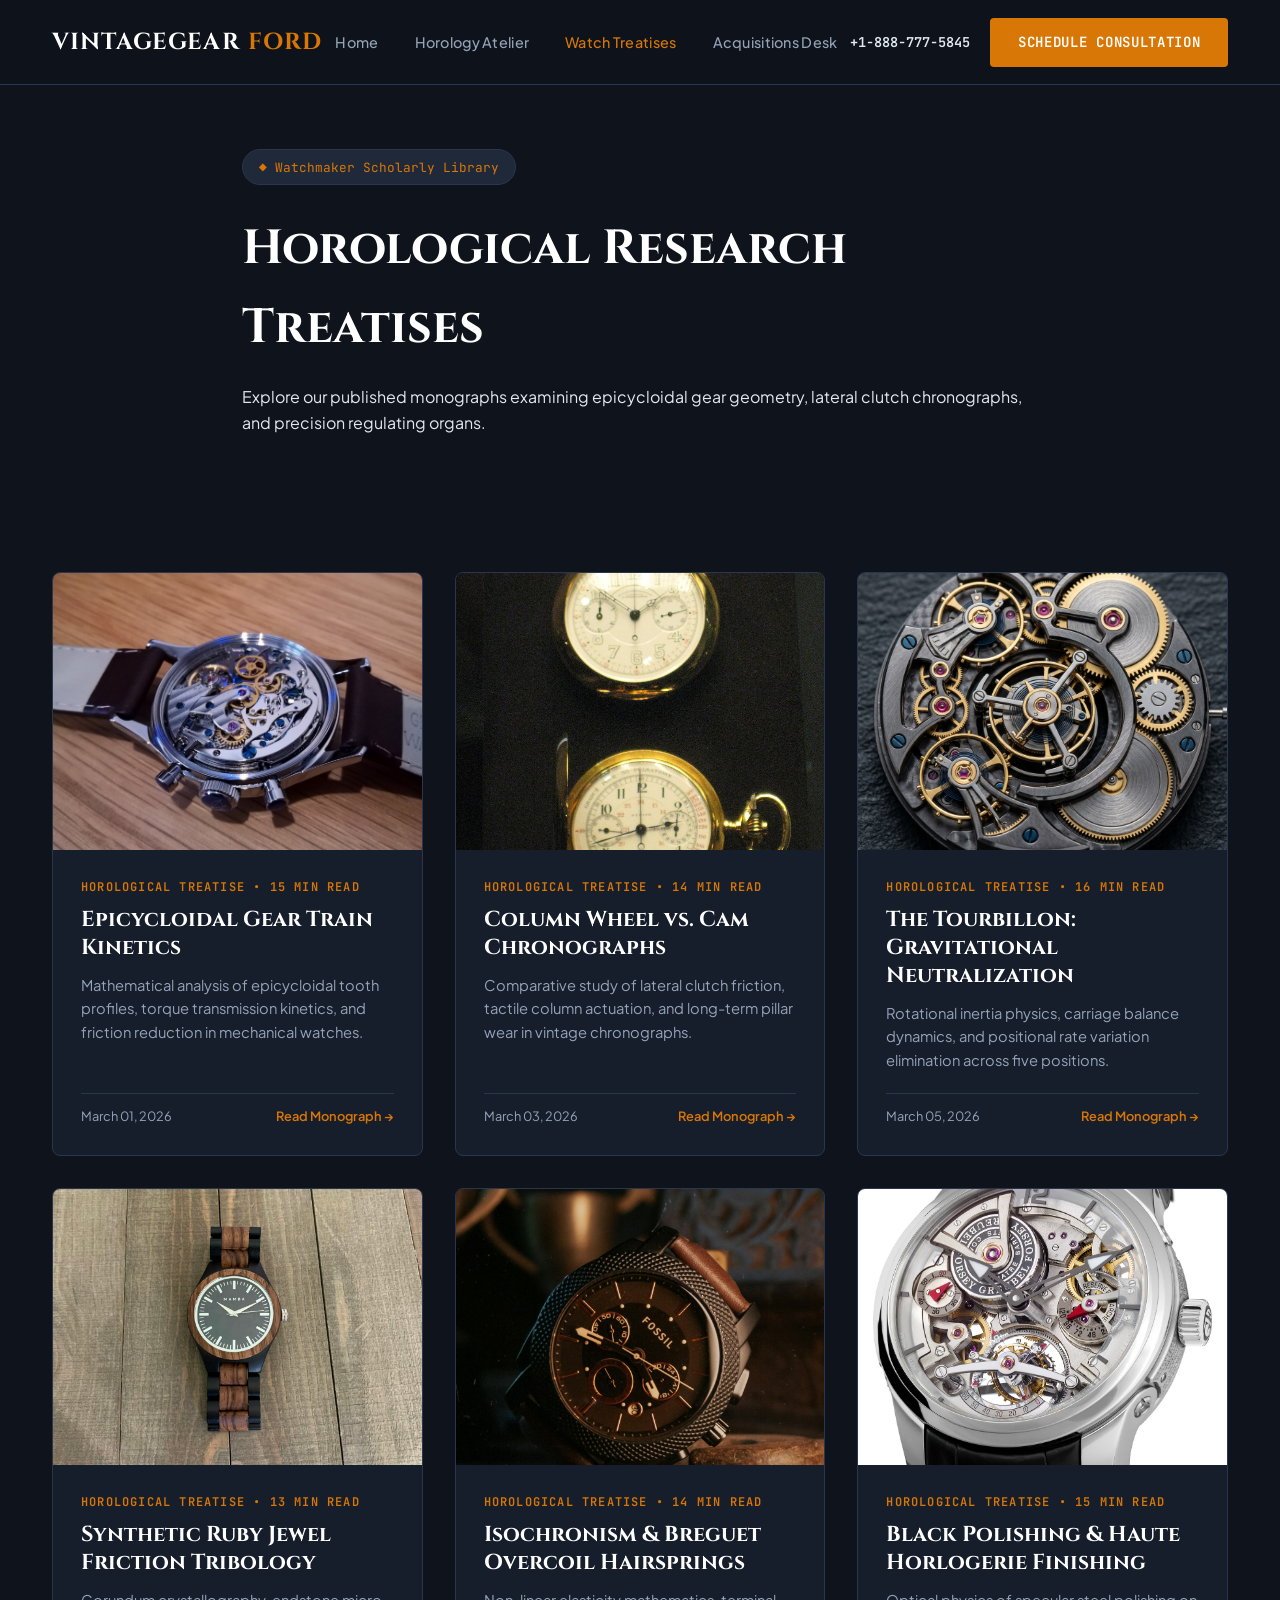
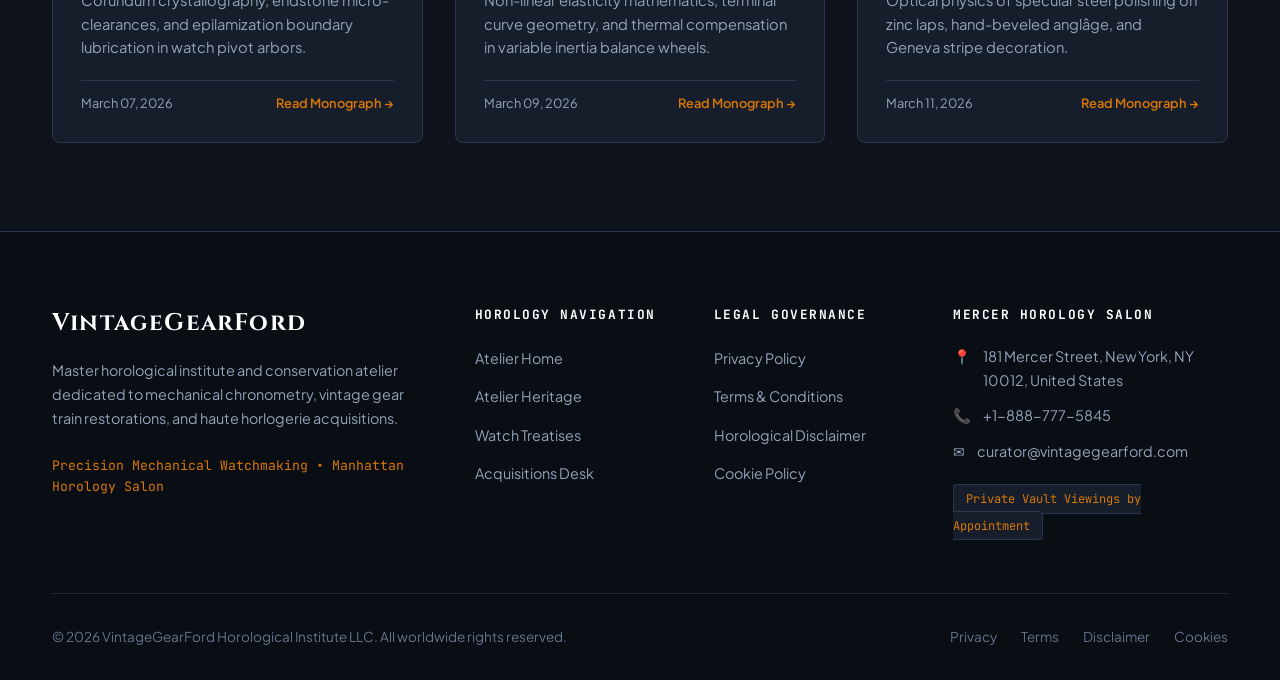
<file: blog/index.html>
<!DOCTYPE html>
<html lang="en">
<head>
  <meta charset="UTF-8">
  <meta name="viewport" content="width=device-width, initial-scale=1.0">
  <title>Horological Treatises & Calibre Monographs | VintageGearFord</title>
  <meta name="description" content="Scholarly treatises on mechanical watch gear trains, column-wheel chronographs, tourbillon physics, and hairspring isochronism.">
  <link rel="canonical" href="https://vintagegearford.com/blog/index.html">
  <link rel="preconnect" href="https://fonts.googleapis.com">
  <link rel="preconnect" href="https://fonts.gstatic.com" crossorigin>
  <link href="https://fonts.googleapis.com/css2?family=Cinzel:wght@500;600;700;800&family=JetBrains+Mono:wght@400;500;600;700&family=Plus+Jakarta+Sans:wght@400;500;600;700&display=swap" rel="stylesheet">
  <!-- Google Analytics Tag G-0LY0HY7L01 -->
  <script async src="https://www.googletagmanager.com/gtag/js?id=G-0LY0HY7L01"></script>
  <script>
    window.dataLayer = window.dataLayer || [];
    function gtag(){dataLayer.push(arguments);}
    gtag('js', new Date());
    gtag('config', 'G-0LY0HY7L01');
  </script>
  <link rel="stylesheet" href="../assets/css/style.css">
</head>
<body>

<header class="site-header">
  <div class="header-inner">
    <a href="../index.php" class="brand-logo">
      VintageGear<span>Ford</span>
    </a>
    <ul class="nav-links">
      <li><a href="../index.php" class="">Home</a></li>
      <li><a href="../about.html" class="">Horology Atelier</a></li>
      <li><a href="../blog.html" class="active">Watch Treatises</a></li>
      <li><a href="../contact.html" class="">Acquisitions Desk</a></li>
    </ul>
    <div class="header-cta">
      <a href="tel:+18887775845" style="font-family:var(--font-mono);font-size:0.85rem;font-weight:600;color:var(--color-text);">+1-888-777-5845</a>
      <a href="../contact.html" class="btn btn-primary">Schedule Consultation</a>
      <button class="mobile-toggle" id="mobile-toggle" aria-label="Toggle navigation menu">
        <span></span>
        <span></span>
        <span></span>
      </button>
    </div>
  </div>
</header>
<div class="mobile-drawer" id="mobile-drawer">
  <ul class="mobile-drawer-nav">
    <li><a href="../index.php">Home</a></li>
    <li><a href="../about.html">Horology Atelier</a></li>
    <li><a href="../blog.html">Watch Treatises</a></li>
    <li><a href="../contact.html">Acquisitions Desk</a></li>
    <li style="margin-top:2rem;padding-top:1.5rem;border-top:1px solid var(--color-border);">
      <p style="font-family:var(--font-mono);font-size:0.85rem;color:var(--color-text-muted);margin-bottom:0.5rem;">Telephone Concierge:</p>
      <a href="tel:+18887775845" style="font-size:1.1rem;font-weight:700;color:var(--color-accent);">+1-888-777-5845</a>
    </li>
    <li>
      <p style="font-family:var(--font-mono);font-size:0.85rem;color:var(--color-text-muted);margin-bottom:0.5rem;">Manhattan Salon:</p>
      <p style="font-size:0.95rem;color:var(--color-text);">181 Mercer Street, New York, NY 10012, United States</p>
    </li>
  </ul>
</div>

<section class="hero" style="padding:4rem 0 3rem;">
  <div class="container-narrow">
    <span class="hero-badge">&#9670; Watchmaker Scholarly Library</span>
    <h1 style="font-family:var(--font-serif);font-size:3rem;margin-bottom:1rem;color:#FFFFFF;">Horological Research Treatises</h1>
    <p class="hero-lead">
      Explore our published monographs examining epicycloidal gear geometry, lateral clutch chronographs, and precision regulating organs.
    </p>
  </div>
</section>

<section class="section">
  <div class="container">
    <div class="grid-3">
      
      <div class="card">
        <div class="card-img">
          <img src="../assets/images/macro_mechanical_gear_train_escapement.jpg" alt="Epicycloidal Gear Train Kinetics" loading="lazy">
        </div>
        <div class="card-body">
          <span class="card-tag">Horological Treatise &bull; 15 Min Read</span>
          <h3 class="card-title"><a href="../blog/epicycloidal-gear-train-kinetics-horology.html">Epicycloidal Gear Train Kinetics</a></h3>
          <p class="card-desc">Mathematical analysis of epicycloidal tooth profiles, torque transmission kinetics, and friction reduction in mechanical watches.</p>
          <div style="margin-top:auto;border-top:1px solid var(--color-border);padding-top:0.75rem;display:flex;justify-content:space-between;align-items:center;font-size:0.8rem;color:var(--color-text-muted);">
            <span>March 01, 2026</span>
            <a href="../blog/epicycloidal-gear-train-kinetics-horology.html" style="font-weight:600;color:var(--color-accent);">Read Monograph &rarr;</a>
          </div>
        </div>
      </div>

      <div class="card">
        <div class="card-img">
          <img src="../assets/images/column_wheel_chronograph_calibre.jpg" alt="Column Wheel vs. Cam Chronographs" loading="lazy">
        </div>
        <div class="card-body">
          <span class="card-tag">Horological Treatise &bull; 14 Min Read</span>
          <h3 class="card-title"><a href="../blog/column-wheel-vs-cam-actuated-chronographs.html">Column Wheel vs. Cam Chronographs</a></h3>
          <p class="card-desc">Comparative study of lateral clutch friction, tactile column actuation, and long-term pillar wear in vintage chronographs.</p>
          <div style="margin-top:auto;border-top:1px solid var(--color-border);padding-top:0.75rem;display:flex;justify-content:space-between;align-items:center;font-size:0.8rem;color:var(--color-text-muted);">
            <span>March 03, 2026</span>
            <a href="../blog/column-wheel-vs-cam-actuated-chronographs.html" style="font-weight:600;color:var(--color-accent);">Read Monograph &rarr;</a>
          </div>
        </div>
      </div>

      <div class="card">
        <div class="card-img">
          <img src="../assets/images/tourbillon_cage_carrusel_assembly.jpg" alt="The Tourbillon: Gravitational Neutralization" loading="lazy">
        </div>
        <div class="card-body">
          <span class="card-tag">Horological Treatise &bull; 16 Min Read</span>
          <h3 class="card-title"><a href="../blog/breguet-tourbillon-gravitational-neutralization.html">The Tourbillon: Gravitational Neutralization</a></h3>
          <p class="card-desc">Rotational inertia physics, carriage balance dynamics, and positional rate variation elimination across five positions.</p>
          <div style="margin-top:auto;border-top:1px solid var(--color-border);padding-top:0.75rem;display:flex;justify-content:space-between;align-items:center;font-size:0.8rem;color:var(--color-text-muted);">
            <span>March 05, 2026</span>
            <a href="../blog/breguet-tourbillon-gravitational-neutralization.html" style="font-weight:600;color:var(--color-accent);">Read Monograph &rarr;</a>
          </div>
        </div>
      </div>

      <div class="card">
        <div class="card-img">
          <img src="../assets/images/horological_precision_calipers_gauge.jpg" alt="Synthetic Ruby Jewel Friction Tribology" loading="lazy">
        </div>
        <div class="card-body">
          <span class="card-tag">Horological Treatise &bull; 13 Min Read</span>
          <h3 class="card-title"><a href="../blog/synthetic-ruby-jewel-friction-tribology.html">Synthetic Ruby Jewel Friction Tribology</a></h3>
          <p class="card-desc">Corundum crystallography, endstone micro-clearances, and epilamization boundary lubrication in watch pivot arbors.</p>
          <div style="margin-top:auto;border-top:1px solid var(--color-border);padding-top:0.75rem;display:flex;justify-content:space-between;align-items:center;font-size:0.8rem;color:var(--color-text-muted);">
            <span>March 07, 2026</span>
            <a href="../blog/synthetic-ruby-jewel-friction-tribology.html" style="font-weight:600;color:var(--color-accent);">Read Monograph &rarr;</a>
          </div>
        </div>
      </div>

      <div class="card">
        <div class="card-img">
          <img src="../assets/images/chronometer_balance_wheel_regulation.jpg" alt="Isochronism & Breguet Overcoil Hairsprings" loading="lazy">
        </div>
        <div class="card-body">
          <span class="card-tag">Horological Treatise &bull; 14 Min Read</span>
          <h3 class="card-title"><a href="../blog/isochronism-breguet-overcoil-hairsprings.html">Isochronism & Breguet Overcoil Hairsprings</a></h3>
          <p class="card-desc">Non-linear elasticity mathematics, terminal curve geometry, and thermal compensation in variable inertia balance wheels.</p>
          <div style="margin-top:auto;border-top:1px solid var(--color-border);padding-top:0.75rem;display:flex;justify-content:space-between;align-items:center;font-size:0.8rem;color:var(--color-text-muted);">
            <span>March 09, 2026</span>
            <a href="../blog/isochronism-breguet-overcoil-hairsprings.html" style="font-weight:600;color:var(--color-accent);">Read Monograph &rarr;</a>
          </div>
        </div>
      </div>

      <div class="card">
        <div class="card-img">
          <img src="../assets/images/vintage_watchmaker_loupe_bench.jpg" alt="Black Polishing & Haute Horlogerie Finishing" loading="lazy">
        </div>
        <div class="card-body">
          <span class="card-tag">Horological Treatise &bull; 15 Min Read</span>
          <h3 class="card-title"><a href="../blog/black-polishing-specular-anglage-finish.html">Black Polishing & Haute Horlogerie Finishing</a></h3>
          <p class="card-desc">Optical physics of specular steel polishing on zinc laps, hand-beveled angl&acirc;ge, and Geneva stripe decoration.</p>
          <div style="margin-top:auto;border-top:1px solid var(--color-border);padding-top:0.75rem;display:flex;justify-content:space-between;align-items:center;font-size:0.8rem;color:var(--color-text-muted);">
            <span>March 11, 2026</span>
            <a href="../blog/black-polishing-specular-anglage-finish.html" style="font-weight:600;color:var(--color-accent);">Read Monograph &rarr;</a>
          </div>
        </div>
      </div>

    </div>
  </div>
</section>

<footer class="site-footer">
  <div class="container">
    <div class="footer-grid">
      <div class="footer-brand">
        <h3>VintageGearFord</h3>
        <p>
          Master horological institute and conservation atelier dedicated to mechanical chronometry, vintage gear train restorations, and haute horlogerie acquisitions.
        </p>
        <p style="font-family:var(--font-mono);font-size:0.82rem;color:var(--color-accent);">
          Precision Mechanical Watchmaking &bull; Manhattan Horology Salon
        </p>
      </div>
      <div class="footer-col">
        <h4>Horology Navigation</h4>
        <ul>
          <li><a href="../index.php">Atelier Home</a></li>
          <li><a href="../about.html">Atelier Heritage</a></li>
          <li><a href="../blog.html">Watch Treatises</a></li>
          <li><a href="../contact.html">Acquisitions Desk</a></li>
        </ul>
      </div>
      <div class="footer-col">
        <h4>Legal Governance</h4>
        <ul>
          <li><a href="../privacy-policy.html">Privacy Policy</a></li>
          <li><a href="../terms-and-conditions.html">Terms &amp; Conditions</a></li>
          <li><a href="../disclaimer.html">Horological Disclaimer</a></li>
          <li><a href="../cookie-policy.html">Cookie Policy</a></li>
        </ul>
      </div>
      <div class="footer-col">
        <h4>Mercer Horology Salon</h4>
        <div class="footer-contact-item">
          <span>&#128205;</span>
          <span>181 Mercer Street, New York, NY 10012, United States</span>
        </div>
        <div class="footer-contact-item">
          <span>&#128222;</span>
          <span><a href="tel:+18887775845">+1-888-777-5845</a></span>
        </div>
        <div class="footer-contact-item">
          <span>&#9993;</span>
          <span>curator@vintagegearford.com</span>
        </div>
        <div style="margin-top:1.25rem;">
          <span style="font-family:var(--font-mono);font-size:0.75rem;background:#171E2B;padding:0.35rem 0.75rem;border-radius:var(--radius-sm);color:var(--color-accent);border:1px solid var(--color-border);">
            Private Vault Viewings by Appointment
          </span>
        </div>
      </div>
    </div>
    <div class="footer-bottom">
      <div>&copy; 2026 VintageGearFord Horological Institute LLC. All worldwide rights reserved.</div>
      <div style="display:flex;gap:1.5rem;">
        <a href="../privacy-policy.html">Privacy</a>
        <a href="../terms-and-conditions.html">Terms</a>
        <a href="../disclaimer.html">Disclaimer</a>
        <a href="../cookie-policy.html">Cookies</a>
      </div>
    </div>
  </div>
</footer>
<script src="../assets/js/main.js"></script>
</body>
</html>
</file>
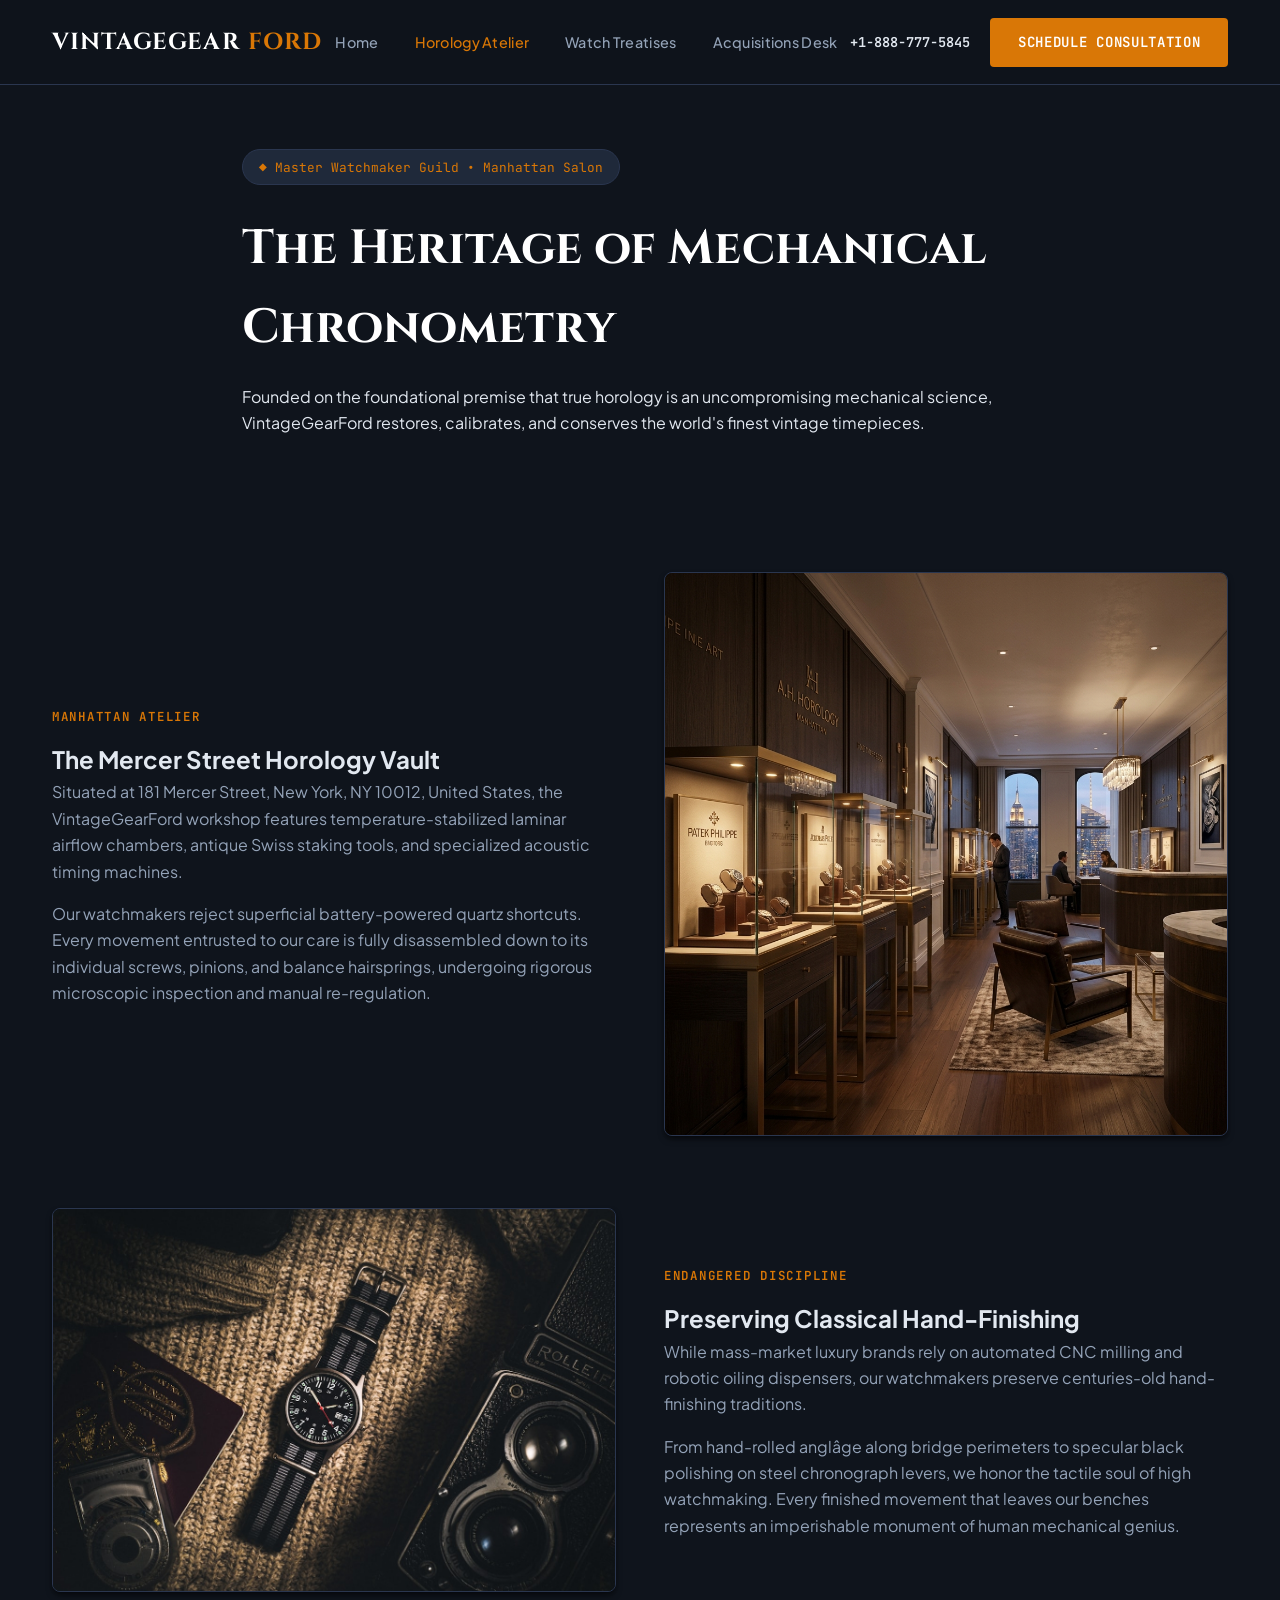
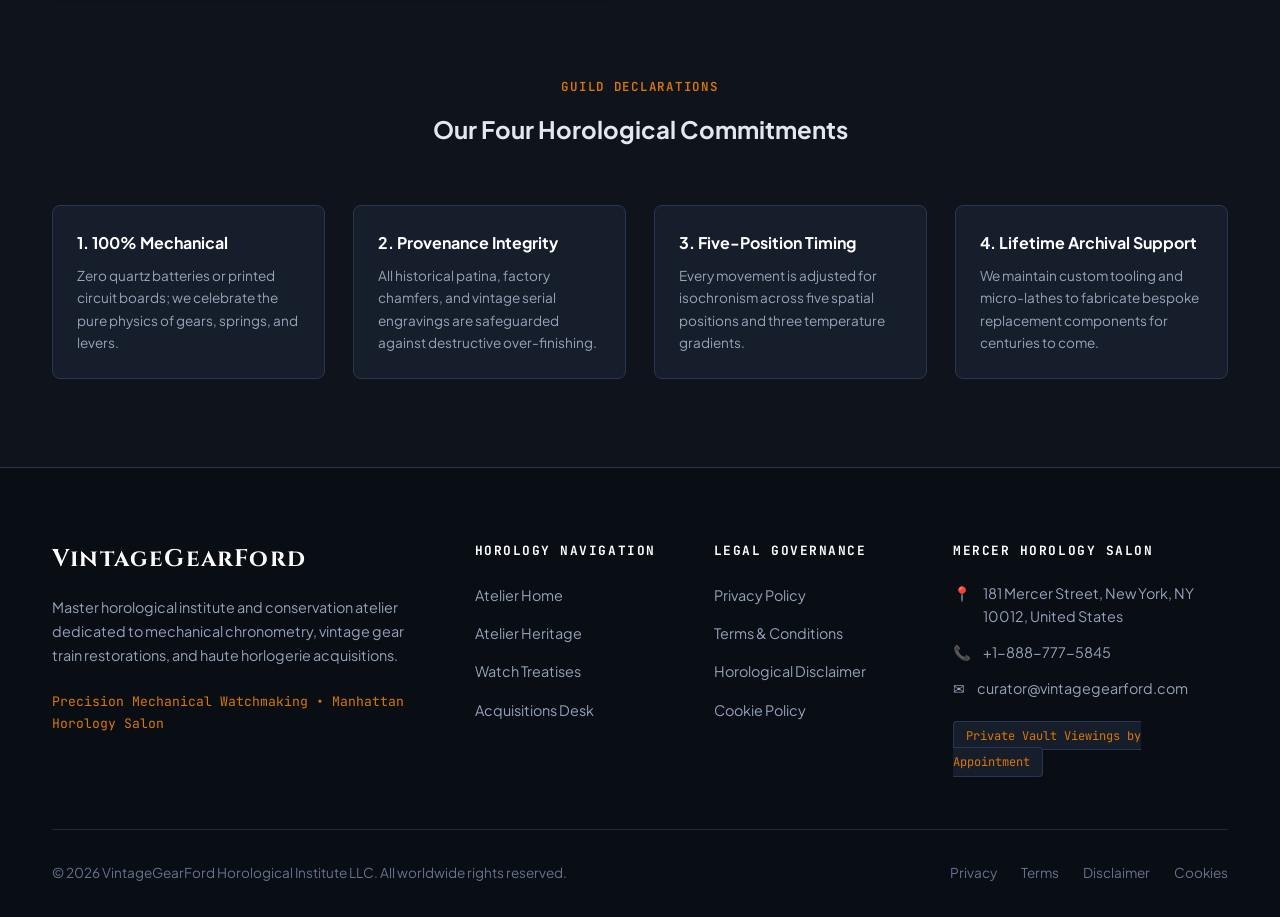
<file: about.html>
<!DOCTYPE html>
<html lang="en">
<head>
  <meta charset="UTF-8">
  <meta name="viewport" content="width=device-width, initial-scale=1.0">
  <title>Horology Atelier & Watchmaker Heritage | VintageGearFord</title>
  <meta name="description" content="Discover the history, micro-mechanical precision, and master watchmaker benchwork behind VintageGearFord at 181 Mercer Street, New York.">
  <link rel="canonical" href="https://vintagegearford.com/about.html">
  <link rel="preconnect" href="https://fonts.googleapis.com">
  <link rel="preconnect" href="https://fonts.gstatic.com" crossorigin>
  <link href="https://fonts.googleapis.com/css2?family=Cinzel:wght@500;600;700;800&family=JetBrains+Mono:wght@400;500;600;700&family=Plus+Jakarta+Sans:wght@400;500;600;700&display=swap" rel="stylesheet">
  <!-- Google Analytics Tag G-0LY0HY7L01 -->
  <script async src="https://www.googletagmanager.com/gtag/js?id=G-0LY0HY7L01"></script>
  <script>
    window.dataLayer = window.dataLayer || [];
    function gtag(){dataLayer.push(arguments);}
    gtag('js', new Date());
    gtag('config', 'G-0LY0HY7L01');
  </script>
  <link rel="stylesheet" href="assets/css/style.css">
</head>
<body>

<header class="site-header">
  <div class="header-inner">
    <a href="index.php" class="brand-logo">
      VintageGear<span>Ford</span>
    </a>
    <ul class="nav-links">
      <li><a href="index.php" class="">Home</a></li>
      <li><a href="about.html" class="active">Horology Atelier</a></li>
      <li><a href="blog.html" class="">Watch Treatises</a></li>
      <li><a href="contact.html" class="">Acquisitions Desk</a></li>
    </ul>
    <div class="header-cta">
      <a href="tel:+18887775845" style="font-family:var(--font-mono);font-size:0.85rem;font-weight:600;color:var(--color-text);">+1-888-777-5845</a>
      <a href="contact.html" class="btn btn-primary">Schedule Consultation</a>
      <button class="mobile-toggle" id="mobile-toggle" aria-label="Toggle navigation menu">
        <span></span>
        <span></span>
        <span></span>
      </button>
    </div>
  </div>
</header>
<div class="mobile-drawer" id="mobile-drawer">
  <ul class="mobile-drawer-nav">
    <li><a href="index.php">Home</a></li>
    <li><a href="about.html">Horology Atelier</a></li>
    <li><a href="blog.html">Watch Treatises</a></li>
    <li><a href="contact.html">Acquisitions Desk</a></li>
    <li style="margin-top:2rem;padding-top:1.5rem;border-top:1px solid var(--color-border);">
      <p style="font-family:var(--font-mono);font-size:0.85rem;color:var(--color-text-muted);margin-bottom:0.5rem;">Telephone Concierge:</p>
      <a href="tel:+18887775845" style="font-size:1.1rem;font-weight:700;color:var(--color-accent);">+1-888-777-5845</a>
    </li>
    <li>
      <p style="font-family:var(--font-mono);font-size:0.85rem;color:var(--color-text-muted);margin-bottom:0.5rem;">Manhattan Salon:</p>
      <p style="font-size:0.95rem;color:var(--color-text);">181 Mercer Street, New York, NY 10012, United States</p>
    </li>
  </ul>
</div>

<section class="hero" style="padding:4rem 0 3rem;">
  <div class="container-narrow">
    <span class="hero-badge">&#9670; Master Watchmaker Guild &bull; Manhattan Salon</span>
    <h1 style="font-family:var(--font-serif);font-size:3rem;margin-bottom:1rem;color:#FFFFFF;">The Heritage of Mechanical Chronometry</h1>
    <p class="hero-lead">
      Founded on the foundational premise that true horology is an uncompromising mechanical science, VintageGearFord restores, calibrates, and conserves the world's finest vintage timepieces.
    </p>
  </div>
</section>

<section class="section">
  <div class="container">
    <div class="grid-2" style="align-items:center;margin-bottom:4.5rem;">
      <div>
        <span class="section-tag">Manhattan Atelier</span>
        <h2>The Mercer Street Horology Vault</h2>
        <p style="margin-bottom:1rem;color:var(--color-text-muted);">
          Situated at 181 Mercer Street, New York, NY 10012, United States, the VintageGearFord workshop features temperature-stabilized laminar airflow chambers, antique Swiss staking tools, and specialized acoustic timing machines.
        </p>
        <p style="color:var(--color-text-muted);">
          Our watchmakers reject superficial battery-powered quartz shortcuts. Every movement entrusted to our care is fully disassembled down to its individual screws, pinions, and balance hairsprings, undergoing rigorous microscopic inspection and manual re-regulation.
        </p>
      </div>
      <div>
        <img src="assets/images/mercer_horology_salon_showroom.jpg" alt="Mercer horology salon showroom" style="border-radius:var(--radius-md);border:1px solid var(--color-border);box-shadow:var(--shadow-md);">
      </div>
    </div>

    <div class="grid-2" style="align-items:center;margin-bottom:4.5rem;">
      <div>
        <img src="assets/images/vintage_watchmaker_workbench_tools.jpg" alt="Vintage watchmaker workbench tools" style="border-radius:var(--radius-md);border:1px solid var(--color-border);box-shadow:var(--shadow-md);">
      </div>
      <div>
        <span class="section-tag">Endangered Discipline</span>
        <h2>Preserving Classical Hand-Finishing</h2>
        <p style="margin-bottom:1rem;color:var(--color-text-muted);">
          While mass-market luxury brands rely on automated CNC milling and robotic oiling dispensers, our watchmakers preserve centuries-old hand-finishing traditions.
        </p>
        <p style="color:var(--color-text-muted);">
          From hand-rolled angl&acirc;ge along bridge perimeters to specular black polishing on steel chronograph levers, we honor the tactile soul of high watchmaking. Every finished movement that leaves our benches represents an imperishable monument of human mechanical genius.
        </p>
      </div>
    </div>

    <div class="section-header" style="margin-top:5rem;">
      <span class="section-tag">Guild Declarations</span>
      <h2>Our Four Horological Commitments</h2>
    </div>
    <div class="grid-4">
      <div style="padding:1.5rem;background:var(--color-surface);border:1px solid var(--color-border);border-radius:var(--radius-md);">
        <h4 style="color:#FFFFFF;">1. 100% Mechanical</h4>
        <p style="font-size:0.85rem;color:var(--color-text-muted);margin:0.5rem 0 0;">
          Zero quartz batteries or printed circuit boards; we celebrate the pure physics of gears, springs, and levers.
        </p>
      </div>
      <div style="padding:1.5rem;background:var(--color-surface);border:1px solid var(--color-border);border-radius:var(--radius-md);">
        <h4 style="color:#FFFFFF;">2. Provenance Integrity</h4>
        <p style="font-size:0.85rem;color:var(--color-text-muted);margin:0.5rem 0 0;">
          All historical patina, factory chamfers, and vintage serial engravings are safeguarded against destructive over-finishing.
        </p>
      </div>
      <div style="padding:1.5rem;background:var(--color-surface);border:1px solid var(--color-border);border-radius:var(--radius-md);">
        <h4 style="color:#FFFFFF;">3. Five-Position Timing</h4>
        <p style="font-size:0.85rem;color:var(--color-text-muted);margin:0.5rem 0 0;">
          Every movement is adjusted for isochronism across five spatial positions and three temperature gradients.
        </p>
      </div>
      <div style="padding:1.5rem;background:var(--color-surface);border:1px solid var(--color-border);border-radius:var(--radius-md);">
        <h4 style="color:#FFFFFF;">4. Lifetime Archival Support</h4>
        <p style="font-size:0.85rem;color:var(--color-text-muted);margin:0.5rem 0 0;">
          We maintain custom tooling and micro-lathes to fabricate bespoke replacement components for centuries to come.
        </p>
      </div>
    </div>
  </div>
</section>

<footer class="site-footer">
  <div class="container">
    <div class="footer-grid">
      <div class="footer-brand">
        <h3>VintageGearFord</h3>
        <p>
          Master horological institute and conservation atelier dedicated to mechanical chronometry, vintage gear train restorations, and haute horlogerie acquisitions.
        </p>
        <p style="font-family:var(--font-mono);font-size:0.82rem;color:var(--color-accent);">
          Precision Mechanical Watchmaking &bull; Manhattan Horology Salon
        </p>
      </div>
      <div class="footer-col">
        <h4>Horology Navigation</h4>
        <ul>
          <li><a href="index.php">Atelier Home</a></li>
          <li><a href="about.html">Atelier Heritage</a></li>
          <li><a href="blog.html">Watch Treatises</a></li>
          <li><a href="contact.html">Acquisitions Desk</a></li>
        </ul>
      </div>
      <div class="footer-col">
        <h4>Legal Governance</h4>
        <ul>
          <li><a href="privacy-policy.html">Privacy Policy</a></li>
          <li><a href="terms-and-conditions.html">Terms &amp; Conditions</a></li>
          <li><a href="disclaimer.html">Horological Disclaimer</a></li>
          <li><a href="cookie-policy.html">Cookie Policy</a></li>
        </ul>
      </div>
      <div class="footer-col">
        <h4>Mercer Horology Salon</h4>
        <div class="footer-contact-item">
          <span>&#128205;</span>
          <span>181 Mercer Street, New York, NY 10012, United States</span>
        </div>
        <div class="footer-contact-item">
          <span>&#128222;</span>
          <span><a href="tel:+18887775845">+1-888-777-5845</a></span>
        </div>
        <div class="footer-contact-item">
          <span>&#9993;</span>
          <span>curator@vintagegearford.com</span>
        </div>
        <div style="margin-top:1.25rem;">
          <span style="font-family:var(--font-mono);font-size:0.75rem;background:#171E2B;padding:0.35rem 0.75rem;border-radius:var(--radius-sm);color:var(--color-accent);border:1px solid var(--color-border);">
            Private Vault Viewings by Appointment
          </span>
        </div>
      </div>
    </div>
    <div class="footer-bottom">
      <div>&copy; 2026 VintageGearFord Horological Institute LLC. All worldwide rights reserved.</div>
      <div style="display:flex;gap:1.5rem;">
        <a href="privacy-policy.html">Privacy</a>
        <a href="terms-and-conditions.html">Terms</a>
        <a href="disclaimer.html">Disclaimer</a>
        <a href="cookie-policy.html">Cookies</a>
      </div>
    </div>
  </div>
</footer>
<script src="assets/js/main.js"></script>
</body>
</html>
</file>
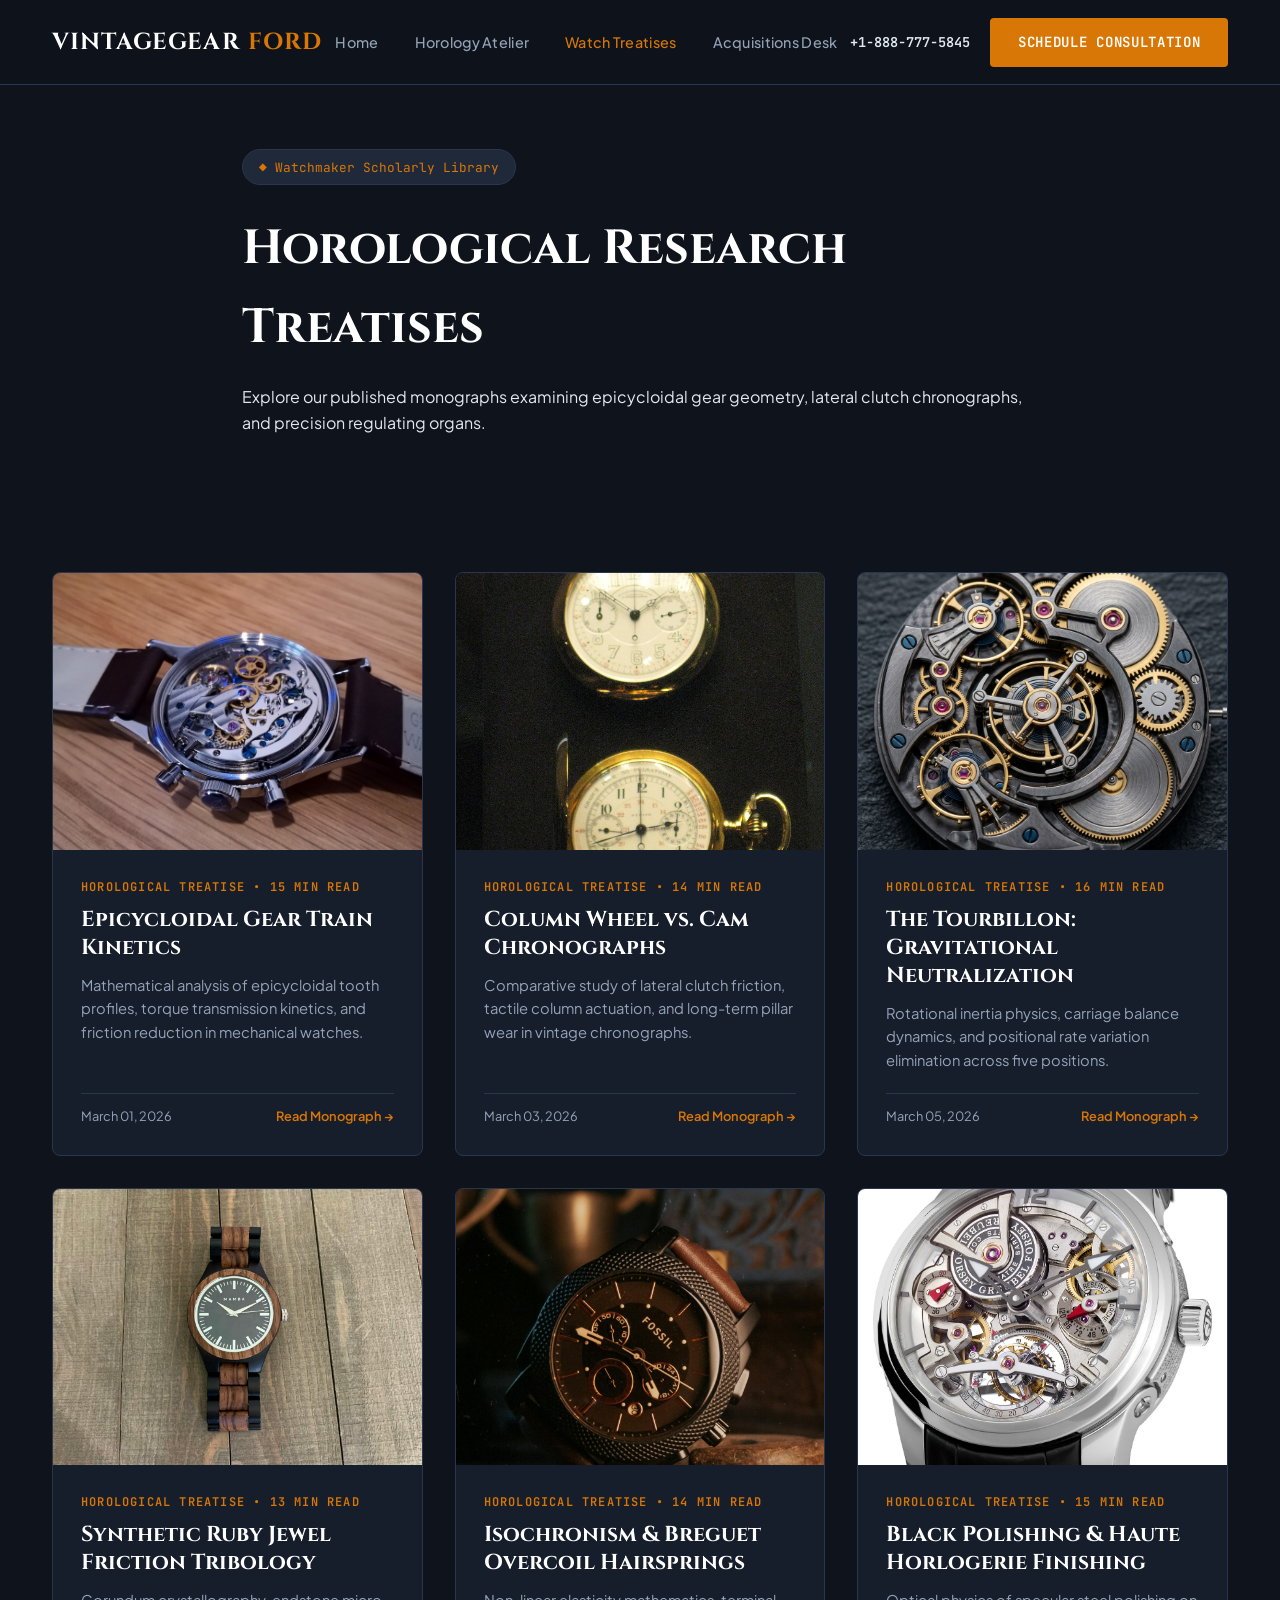
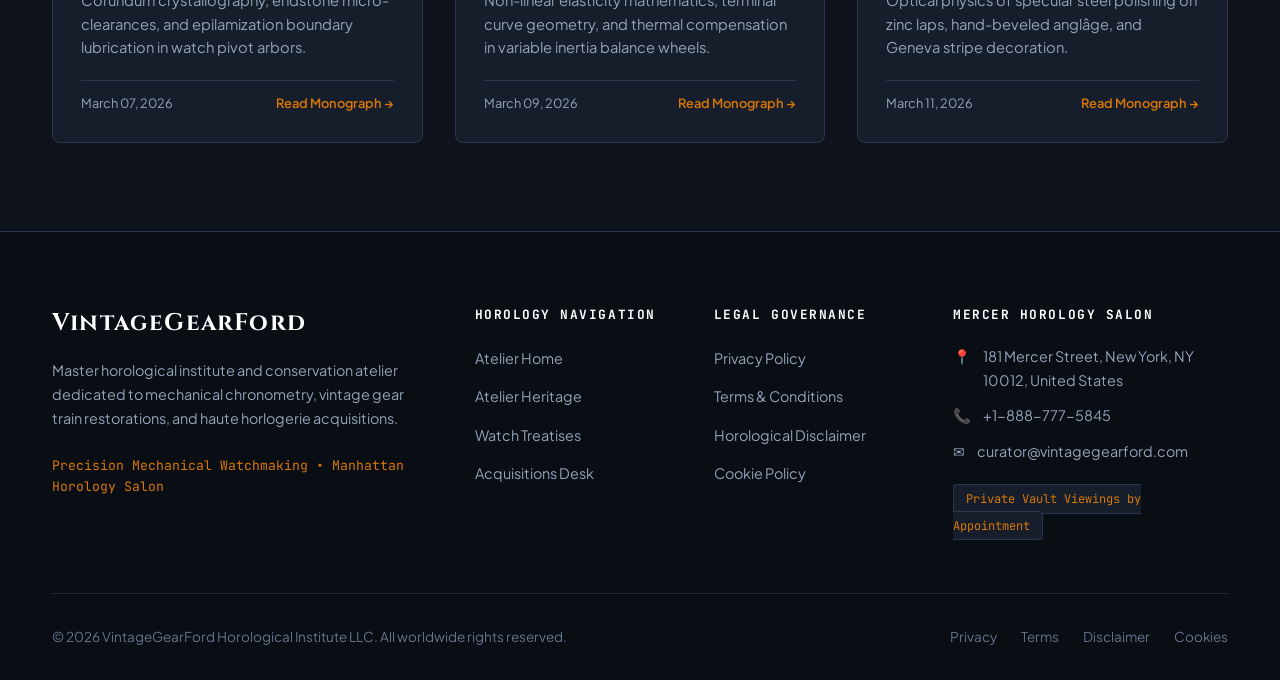
<file: blog.html>
<!DOCTYPE html>
<html lang="en">
<head>
  <meta charset="UTF-8">
  <meta name="viewport" content="width=device-width, initial-scale=1.0">
  <title>Horological Treatises & Calibre Monographs | VintageGearFord</title>
  <meta name="description" content="Scholarly treatises on mechanical watch gear trains, column-wheel chronographs, tourbillon physics, and hairspring isochronism.">
  <link rel="canonical" href="https://vintagegearford.com/blog.html">
  <link rel="preconnect" href="https://fonts.googleapis.com">
  <link rel="preconnect" href="https://fonts.gstatic.com" crossorigin>
  <link href="https://fonts.googleapis.com/css2?family=Cinzel:wght@500;600;700;800&family=JetBrains+Mono:wght@400;500;600;700&family=Plus+Jakarta+Sans:wght@400;500;600;700&display=swap" rel="stylesheet">
  <!-- Google Analytics Tag G-0LY0HY7L01 -->
  <script async src="https://www.googletagmanager.com/gtag/js?id=G-0LY0HY7L01"></script>
  <script>
    window.dataLayer = window.dataLayer || [];
    function gtag(){dataLayer.push(arguments);}
    gtag('js', new Date());
    gtag('config', 'G-0LY0HY7L01');
  </script>
  <link rel="stylesheet" href="assets/css/style.css">
</head>
<body>

<header class="site-header">
  <div class="header-inner">
    <a href="index.php" class="brand-logo">
      VintageGear<span>Ford</span>
    </a>
    <ul class="nav-links">
      <li><a href="index.php" class="">Home</a></li>
      <li><a href="about.html" class="">Horology Atelier</a></li>
      <li><a href="blog.html" class="active">Watch Treatises</a></li>
      <li><a href="contact.html" class="">Acquisitions Desk</a></li>
    </ul>
    <div class="header-cta">
      <a href="tel:+18887775845" style="font-family:var(--font-mono);font-size:0.85rem;font-weight:600;color:var(--color-text);">+1-888-777-5845</a>
      <a href="contact.html" class="btn btn-primary">Schedule Consultation</a>
      <button class="mobile-toggle" id="mobile-toggle" aria-label="Toggle navigation menu">
        <span></span>
        <span></span>
        <span></span>
      </button>
    </div>
  </div>
</header>
<div class="mobile-drawer" id="mobile-drawer">
  <ul class="mobile-drawer-nav">
    <li><a href="index.php">Home</a></li>
    <li><a href="about.html">Horology Atelier</a></li>
    <li><a href="blog.html">Watch Treatises</a></li>
    <li><a href="contact.html">Acquisitions Desk</a></li>
    <li style="margin-top:2rem;padding-top:1.5rem;border-top:1px solid var(--color-border);">
      <p style="font-family:var(--font-mono);font-size:0.85rem;color:var(--color-text-muted);margin-bottom:0.5rem;">Telephone Concierge:</p>
      <a href="tel:+18887775845" style="font-size:1.1rem;font-weight:700;color:var(--color-accent);">+1-888-777-5845</a>
    </li>
    <li>
      <p style="font-family:var(--font-mono);font-size:0.85rem;color:var(--color-text-muted);margin-bottom:0.5rem;">Manhattan Salon:</p>
      <p style="font-size:0.95rem;color:var(--color-text);">181 Mercer Street, New York, NY 10012, United States</p>
    </li>
  </ul>
</div>

<section class="hero" style="padding:4rem 0 3rem;">
  <div class="container-narrow">
    <span class="hero-badge">&#9670; Watchmaker Scholarly Library</span>
    <h1 style="font-family:var(--font-serif);font-size:3rem;margin-bottom:1rem;color:#FFFFFF;">Horological Research Treatises</h1>
    <p class="hero-lead">
      Explore our published monographs examining epicycloidal gear geometry, lateral clutch chronographs, and precision regulating organs.
    </p>
  </div>
</section>

<section class="section">
  <div class="container">
    <div class="grid-3">
      
      <div class="card">
        <div class="card-img">
          <img src="assets/images/macro_mechanical_gear_train_escapement.jpg" alt="Epicycloidal Gear Train Kinetics" loading="lazy">
        </div>
        <div class="card-body">
          <span class="card-tag">Horological Treatise &bull; 15 Min Read</span>
          <h3 class="card-title"><a href="blog/epicycloidal-gear-train-kinetics-horology.html">Epicycloidal Gear Train Kinetics</a></h3>
          <p class="card-desc">Mathematical analysis of epicycloidal tooth profiles, torque transmission kinetics, and friction reduction in mechanical watches.</p>
          <div style="margin-top:auto;border-top:1px solid var(--color-border);padding-top:0.75rem;display:flex;justify-content:space-between;align-items:center;font-size:0.8rem;color:var(--color-text-muted);">
            <span>March 01, 2026</span>
            <a href="blog/epicycloidal-gear-train-kinetics-horology.html" style="font-weight:600;color:var(--color-accent);">Read Monograph &rarr;</a>
          </div>
        </div>
      </div>

      <div class="card">
        <div class="card-img">
          <img src="assets/images/column_wheel_chronograph_calibre.jpg" alt="Column Wheel vs. Cam Chronographs" loading="lazy">
        </div>
        <div class="card-body">
          <span class="card-tag">Horological Treatise &bull; 14 Min Read</span>
          <h3 class="card-title"><a href="blog/column-wheel-vs-cam-actuated-chronographs.html">Column Wheel vs. Cam Chronographs</a></h3>
          <p class="card-desc">Comparative study of lateral clutch friction, tactile column actuation, and long-term pillar wear in vintage chronographs.</p>
          <div style="margin-top:auto;border-top:1px solid var(--color-border);padding-top:0.75rem;display:flex;justify-content:space-between;align-items:center;font-size:0.8rem;color:var(--color-text-muted);">
            <span>March 03, 2026</span>
            <a href="blog/column-wheel-vs-cam-actuated-chronographs.html" style="font-weight:600;color:var(--color-accent);">Read Monograph &rarr;</a>
          </div>
        </div>
      </div>

      <div class="card">
        <div class="card-img">
          <img src="assets/images/tourbillon_cage_carrusel_assembly.jpg" alt="The Tourbillon: Gravitational Neutralization" loading="lazy">
        </div>
        <div class="card-body">
          <span class="card-tag">Horological Treatise &bull; 16 Min Read</span>
          <h3 class="card-title"><a href="blog/breguet-tourbillon-gravitational-neutralization.html">The Tourbillon: Gravitational Neutralization</a></h3>
          <p class="card-desc">Rotational inertia physics, carriage balance dynamics, and positional rate variation elimination across five positions.</p>
          <div style="margin-top:auto;border-top:1px solid var(--color-border);padding-top:0.75rem;display:flex;justify-content:space-between;align-items:center;font-size:0.8rem;color:var(--color-text-muted);">
            <span>March 05, 2026</span>
            <a href="blog/breguet-tourbillon-gravitational-neutralization.html" style="font-weight:600;color:var(--color-accent);">Read Monograph &rarr;</a>
          </div>
        </div>
      </div>

      <div class="card">
        <div class="card-img">
          <img src="assets/images/horological_precision_calipers_gauge.jpg" alt="Synthetic Ruby Jewel Friction Tribology" loading="lazy">
        </div>
        <div class="card-body">
          <span class="card-tag">Horological Treatise &bull; 13 Min Read</span>
          <h3 class="card-title"><a href="blog/synthetic-ruby-jewel-friction-tribology.html">Synthetic Ruby Jewel Friction Tribology</a></h3>
          <p class="card-desc">Corundum crystallography, endstone micro-clearances, and epilamization boundary lubrication in watch pivot arbors.</p>
          <div style="margin-top:auto;border-top:1px solid var(--color-border);padding-top:0.75rem;display:flex;justify-content:space-between;align-items:center;font-size:0.8rem;color:var(--color-text-muted);">
            <span>March 07, 2026</span>
            <a href="blog/synthetic-ruby-jewel-friction-tribology.html" style="font-weight:600;color:var(--color-accent);">Read Monograph &rarr;</a>
          </div>
        </div>
      </div>

      <div class="card">
        <div class="card-img">
          <img src="assets/images/chronometer_balance_wheel_regulation.jpg" alt="Isochronism & Breguet Overcoil Hairsprings" loading="lazy">
        </div>
        <div class="card-body">
          <span class="card-tag">Horological Treatise &bull; 14 Min Read</span>
          <h3 class="card-title"><a href="blog/isochronism-breguet-overcoil-hairsprings.html">Isochronism & Breguet Overcoil Hairsprings</a></h3>
          <p class="card-desc">Non-linear elasticity mathematics, terminal curve geometry, and thermal compensation in variable inertia balance wheels.</p>
          <div style="margin-top:auto;border-top:1px solid var(--color-border);padding-top:0.75rem;display:flex;justify-content:space-between;align-items:center;font-size:0.8rem;color:var(--color-text-muted);">
            <span>March 09, 2026</span>
            <a href="blog/isochronism-breguet-overcoil-hairsprings.html" style="font-weight:600;color:var(--color-accent);">Read Monograph &rarr;</a>
          </div>
        </div>
      </div>

      <div class="card">
        <div class="card-img">
          <img src="assets/images/vintage_watchmaker_loupe_bench.jpg" alt="Black Polishing & Haute Horlogerie Finishing" loading="lazy">
        </div>
        <div class="card-body">
          <span class="card-tag">Horological Treatise &bull; 15 Min Read</span>
          <h3 class="card-title"><a href="blog/black-polishing-specular-anglage-finish.html">Black Polishing & Haute Horlogerie Finishing</a></h3>
          <p class="card-desc">Optical physics of specular steel polishing on zinc laps, hand-beveled angl&acirc;ge, and Geneva stripe decoration.</p>
          <div style="margin-top:auto;border-top:1px solid var(--color-border);padding-top:0.75rem;display:flex;justify-content:space-between;align-items:center;font-size:0.8rem;color:var(--color-text-muted);">
            <span>March 11, 2026</span>
            <a href="blog/black-polishing-specular-anglage-finish.html" style="font-weight:600;color:var(--color-accent);">Read Monograph &rarr;</a>
          </div>
        </div>
      </div>

    </div>
  </div>
</section>

<footer class="site-footer">
  <div class="container">
    <div class="footer-grid">
      <div class="footer-brand">
        <h3>VintageGearFord</h3>
        <p>
          Master horological institute and conservation atelier dedicated to mechanical chronometry, vintage gear train restorations, and haute horlogerie acquisitions.
        </p>
        <p style="font-family:var(--font-mono);font-size:0.82rem;color:var(--color-accent);">
          Precision Mechanical Watchmaking &bull; Manhattan Horology Salon
        </p>
      </div>
      <div class="footer-col">
        <h4>Horology Navigation</h4>
        <ul>
          <li><a href="index.php">Atelier Home</a></li>
          <li><a href="about.html">Atelier Heritage</a></li>
          <li><a href="blog.html">Watch Treatises</a></li>
          <li><a href="contact.html">Acquisitions Desk</a></li>
        </ul>
      </div>
      <div class="footer-col">
        <h4>Legal Governance</h4>
        <ul>
          <li><a href="privacy-policy.html">Privacy Policy</a></li>
          <li><a href="terms-and-conditions.html">Terms &amp; Conditions</a></li>
          <li><a href="disclaimer.html">Horological Disclaimer</a></li>
          <li><a href="cookie-policy.html">Cookie Policy</a></li>
        </ul>
      </div>
      <div class="footer-col">
        <h4>Mercer Horology Salon</h4>
        <div class="footer-contact-item">
          <span>&#128205;</span>
          <span>181 Mercer Street, New York, NY 10012, United States</span>
        </div>
        <div class="footer-contact-item">
          <span>&#128222;</span>
          <span><a href="tel:+18887775845">+1-888-777-5845</a></span>
        </div>
        <div class="footer-contact-item">
          <span>&#9993;</span>
          <span>curator@vintagegearford.com</span>
        </div>
        <div style="margin-top:1.25rem;">
          <span style="font-family:var(--font-mono);font-size:0.75rem;background:#171E2B;padding:0.35rem 0.75rem;border-radius:var(--radius-sm);color:var(--color-accent);border:1px solid var(--color-border);">
            Private Vault Viewings by Appointment
          </span>
        </div>
      </div>
    </div>
    <div class="footer-bottom">
      <div>&copy; 2026 VintageGearFord Horological Institute LLC. All worldwide rights reserved.</div>
      <div style="display:flex;gap:1.5rem;">
        <a href="privacy-policy.html">Privacy</a>
        <a href="terms-and-conditions.html">Terms</a>
        <a href="disclaimer.html">Disclaimer</a>
        <a href="cookie-policy.html">Cookies</a>
      </div>
    </div>
  </div>
</footer>
<script src="assets/js/main.js"></script>
</body>
</html>
</file>
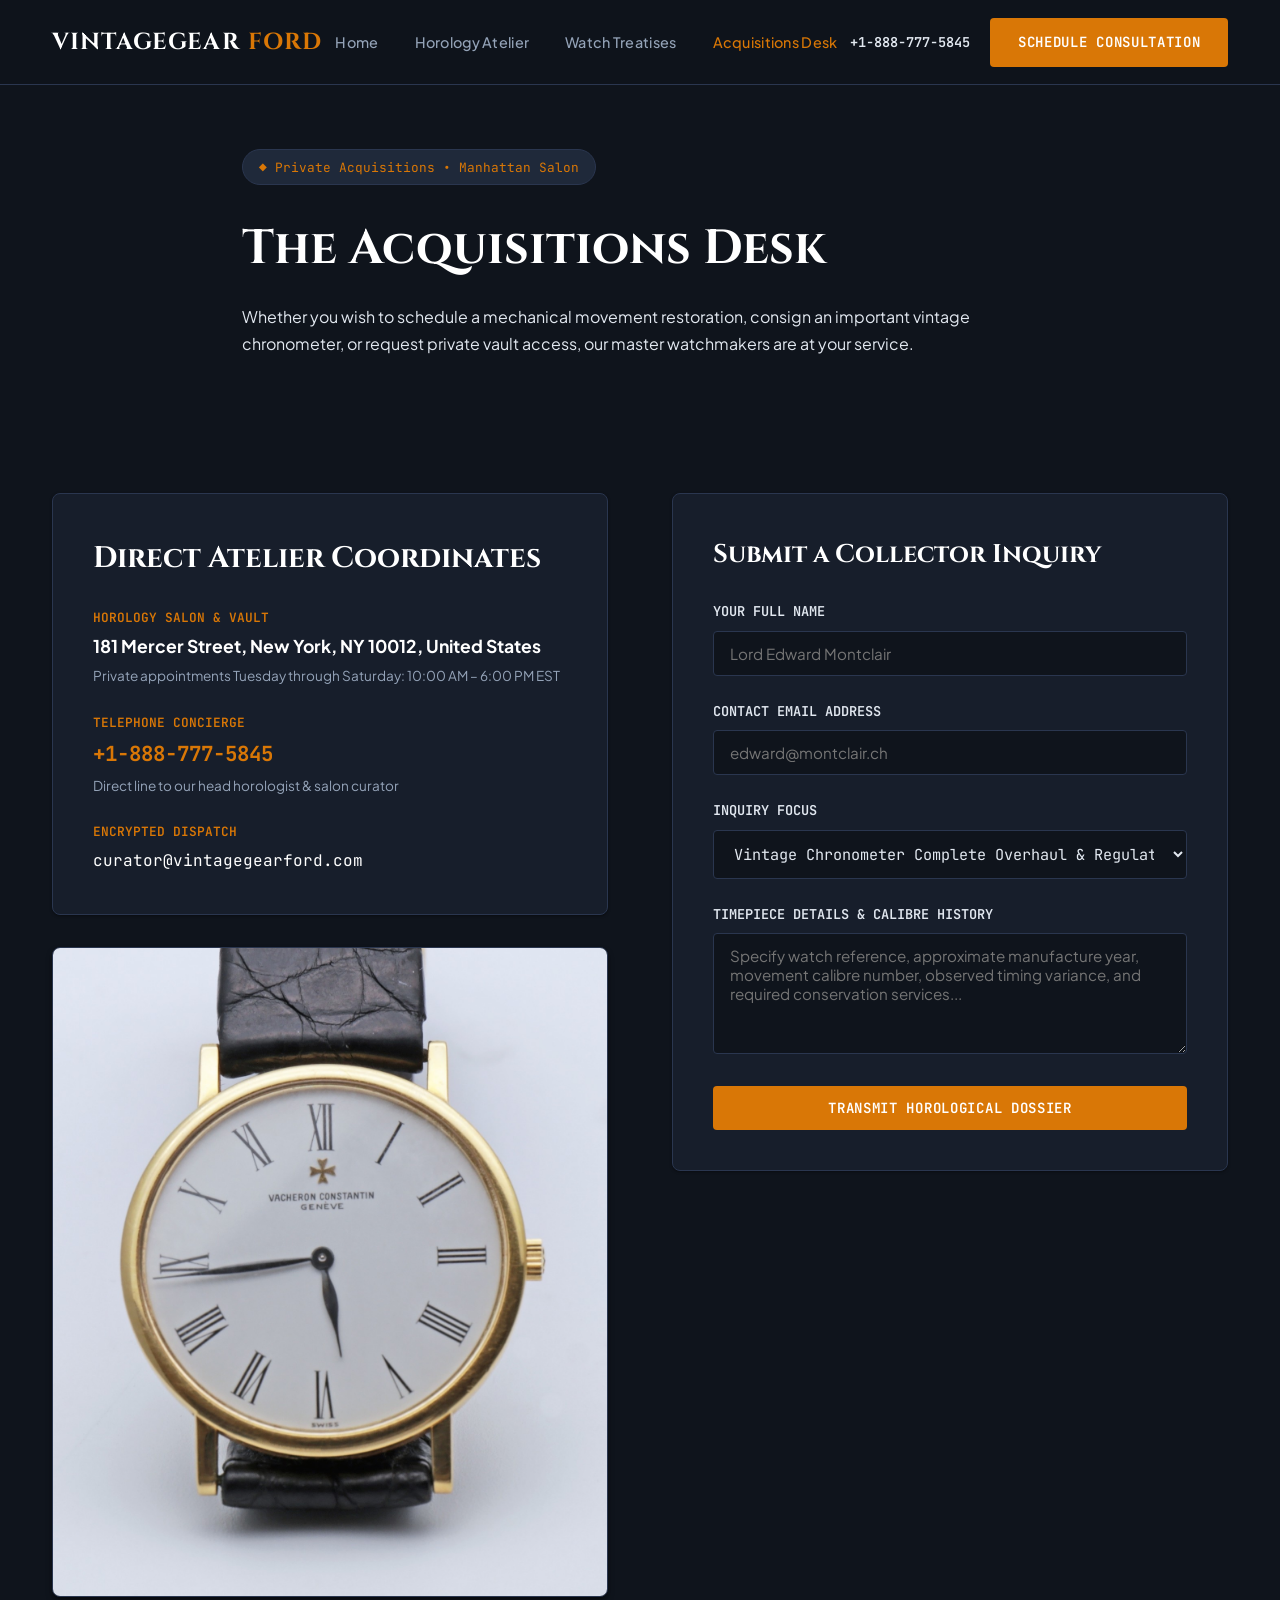
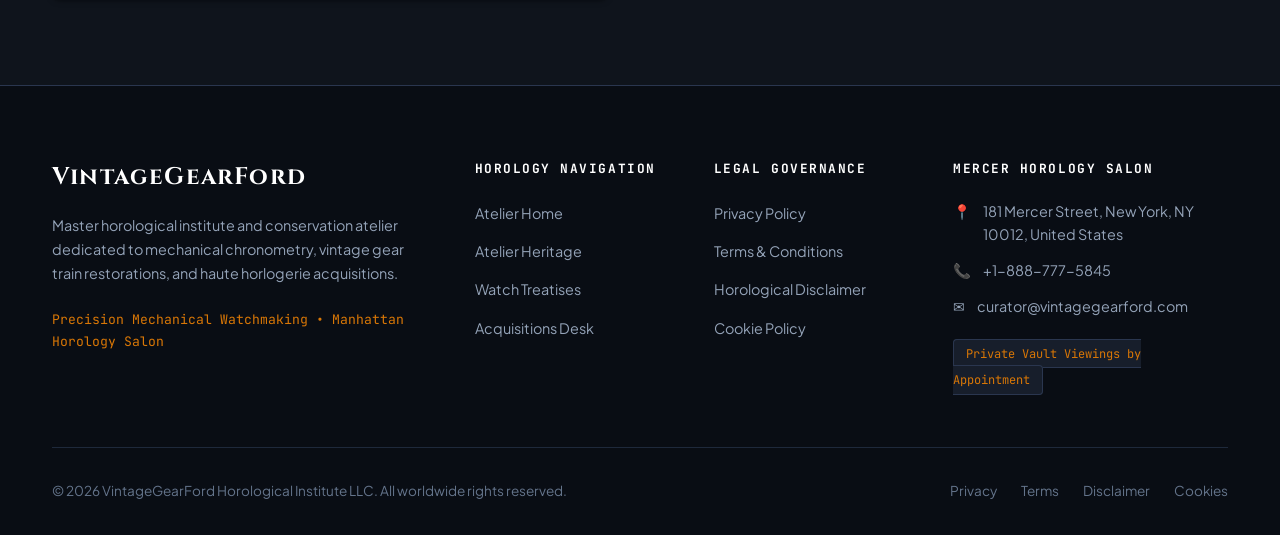
<file: contact.html>
<!DOCTYPE html>
<html lang="en">
<head>
  <meta charset="UTF-8">
  <meta name="viewport" content="width=device-width, initial-scale=1.0">
  <title>Acquisitions Desk & Vault Appointments | VintageGearFord</title>
  <meta name="description" content="Schedule a private horological consultation, timing machine audit, or vault viewing at 181 Mercer Street, New York, NY 10012.">
  <link rel="canonical" href="https://vintagegearford.com/contact.html">
  <link rel="preconnect" href="https://fonts.googleapis.com">
  <link rel="preconnect" href="https://fonts.gstatic.com" crossorigin>
  <link href="https://fonts.googleapis.com/css2?family=Cinzel:wght@500;600;700;800&family=JetBrains+Mono:wght@400;500;600;700&family=Plus+Jakarta+Sans:wght@400;500;600;700&display=swap" rel="stylesheet">
  <!-- Google Analytics Tag G-0LY0HY7L01 -->
  <script async src="https://www.googletagmanager.com/gtag/js?id=G-0LY0HY7L01"></script>
  <script>
    window.dataLayer = window.dataLayer || [];
    function gtag(){dataLayer.push(arguments);}
    gtag('js', new Date());
    gtag('config', 'G-0LY0HY7L01');
  </script>
  <link rel="stylesheet" href="assets/css/style.css">
</head>
<body>

<header class="site-header">
  <div class="header-inner">
    <a href="index.php" class="brand-logo">
      VintageGear<span>Ford</span>
    </a>
    <ul class="nav-links">
      <li><a href="index.php" class="">Home</a></li>
      <li><a href="about.html" class="">Horology Atelier</a></li>
      <li><a href="blog.html" class="">Watch Treatises</a></li>
      <li><a href="contact.html" class="active">Acquisitions Desk</a></li>
    </ul>
    <div class="header-cta">
      <a href="tel:+18887775845" style="font-family:var(--font-mono);font-size:0.85rem;font-weight:600;color:var(--color-text);">+1-888-777-5845</a>
      <a href="contact.html" class="btn btn-primary">Schedule Consultation</a>
      <button class="mobile-toggle" id="mobile-toggle" aria-label="Toggle navigation menu">
        <span></span>
        <span></span>
        <span></span>
      </button>
    </div>
  </div>
</header>
<div class="mobile-drawer" id="mobile-drawer">
  <ul class="mobile-drawer-nav">
    <li><a href="index.php">Home</a></li>
    <li><a href="about.html">Horology Atelier</a></li>
    <li><a href="blog.html">Watch Treatises</a></li>
    <li><a href="contact.html">Acquisitions Desk</a></li>
    <li style="margin-top:2rem;padding-top:1.5rem;border-top:1px solid var(--color-border);">
      <p style="font-family:var(--font-mono);font-size:0.85rem;color:var(--color-text-muted);margin-bottom:0.5rem;">Telephone Concierge:</p>
      <a href="tel:+18887775845" style="font-size:1.1rem;font-weight:700;color:var(--color-accent);">+1-888-777-5845</a>
    </li>
    <li>
      <p style="font-family:var(--font-mono);font-size:0.85rem;color:var(--color-text-muted);margin-bottom:0.5rem;">Manhattan Salon:</p>
      <p style="font-size:0.95rem;color:var(--color-text);">181 Mercer Street, New York, NY 10012, United States</p>
    </li>
  </ul>
</div>

<section class="hero" style="padding:4rem 0 3rem;">
  <div class="container-narrow">
    <span class="hero-badge">&#9670; Private Acquisitions &bull; Manhattan Salon</span>
    <h1 style="font-family:var(--font-serif);font-size:3rem;margin-bottom:1rem;color:#FFFFFF;">The Acquisitions Desk</h1>
    <p class="hero-lead">
      Whether you wish to schedule a mechanical movement restoration, consign an important vintage chronometer, or request private vault access, our master watchmakers are at your service.
    </p>
  </div>
</section>

<section class="section">
  <div class="container">
    <div class="grid-2" style="gap:4rem;">
      <div>
        <div style="background:var(--color-surface);border:1px solid var(--color-border);padding:2.5rem;border-radius:var(--radius-md);box-shadow:var(--shadow-sm);">
          <h2 style="font-family:var(--font-serif);font-size:1.85rem;margin-bottom:1.5rem;color:#FFFFFF;">Direct Atelier Coordinates</h2>
          <div style="display:flex;flex-direction:column;gap:1.5rem;">
            <div>
              <span style="font-family:var(--font-mono);font-size:0.8rem;text-transform:uppercase;color:var(--color-accent);font-weight:600;display:block;margin-bottom:0.25rem;">Horology Salon &amp; Vault</span>
              <strong style="font-size:1.1rem;color:#FFFFFF;">181 Mercer Street, New York, NY 10012, United States</strong>
              <p style="font-size:0.85rem;color:var(--color-text-muted);margin-top:0.25rem;">Private appointments Tuesday through Saturday: 10:00 AM &ndash; 6:00 PM EST</p>
            </div>
            <div>
              <span style="font-family:var(--font-mono);font-size:0.8rem;text-transform:uppercase;color:var(--color-accent);font-weight:600;display:block;margin-bottom:0.25rem;">Telephone Concierge</span>
              <a href="tel:+18887775845" style="font-family:var(--font-mono);font-size:1.3rem;font-weight:700;color:var(--color-accent);">+1-888-777-5845</a>
              <p style="font-size:0.85rem;color:var(--color-text-muted);margin-top:0.25rem;">Direct line to our head horologist &amp; salon curator</p>
            </div>
            <div>
              <span style="font-family:var(--font-mono);font-size:0.8rem;text-transform:uppercase;color:var(--color-accent);font-weight:600;display:block;margin-bottom:0.25rem;">Encrypted Dispatch</span>
              <span style="font-family:var(--font-mono);font-size:1rem;color:#FFFFFF;">curator@vintagegearford.com</span>
            </div>
          </div>
        </div>
        <div style="margin-top:2rem;">
          <img src="assets/images/bespoke_watch_box_timber_vitrine.jpg" alt="Bespoke watch box timber vitrine" style="border-radius:var(--radius-md);border:1px solid var(--color-border);box-shadow:var(--shadow-md);">
        </div>
      </div>
      <div>
        <form style="background:var(--color-surface);border:1px solid var(--color-border);padding:2.5rem;border-radius:var(--radius-md);box-shadow:var(--shadow-sm);display:flex;flex-direction:column;gap:1.5rem;" onsubmit="event.preventDefault(); alert('Your horological inquiry has been logged. Our master watchmaker will review your calibre specifications and contact you within 24 business hours.');">
          <h3 style="font-family:var(--font-serif);font-size:1.6rem;color:#FFFFFF;">Submit a Collector Inquiry</h3>
          <div>
            <label style="display:block;font-size:0.85rem;font-weight:600;margin-bottom:0.5rem;text-transform:uppercase;font-family:var(--font-mono);color:var(--color-text);">Your Full Name</label>
            <input type="text" required placeholder="Lord Edward Montclair" style="width:100%;padding:0.75rem 1rem;border:1px solid var(--color-border);border-radius:var(--radius-sm);background:var(--color-bg);color:var(--color-text);font-family:var(--font-sans);font-size:0.95rem;">
          </div>
          <div>
            <label style="display:block;font-size:0.85rem;font-weight:600;margin-bottom:0.5rem;text-transform:uppercase;font-family:var(--font-mono);color:var(--color-text);">Contact Email Address</label>
            <input type="email" required placeholder="edward@montclair.ch" style="width:100%;padding:0.75rem 1rem;border:1px solid var(--color-border);border-radius:var(--radius-sm);background:var(--color-bg);color:var(--color-text);font-family:var(--font-sans);font-size:0.95rem;">
          </div>
          <div>
            <label style="display:block;font-size:0.85rem;font-weight:600;margin-bottom:0.5rem;text-transform:uppercase;font-family:var(--font-mono);color:var(--color-text);">Inquiry Focus</label>
            <select style="width:100%;padding:0.75rem 1rem;border:1px solid var(--color-border);border-radius:var(--radius-sm);background:var(--color-bg);color:var(--color-text);font-family:var(--font-mono);font-size:0.95rem;">
              <option>Vintage Chronometer Complete Overhaul &amp; Regulation</option>
              <option>Lateral Clutch Column Wheel Chronograph Restoration</option>
              <option>Perpetual Calendar / Grand Complication Servicing</option>
              <option>Private Vault Viewing &amp; Acquisition Consultation</option>
            </select>
          </div>
          <div>
            <label style="display:block;font-size:0.85rem;font-weight:600;margin-bottom:0.5rem;text-transform:uppercase;font-family:var(--font-mono);color:var(--color-text);">Timepiece Details &amp; Calibre History</label>
            <textarea rows="5" required placeholder="Specify watch reference, approximate manufacture year, movement calibre number, observed timing variance, and required conservation services..." style="width:100%;padding:0.75rem 1rem;border:1px solid var(--color-border);border-radius:var(--radius-sm);background:var(--color-bg);color:var(--color-text);font-family:var(--font-sans);font-size:0.95rem;"></textarea>
          </div>
          <button type="submit" class="btn btn-primary" style="width:100%;">Transmit Horological Dossier</button>
        </form>
      </div>
    </div>
  </div>
</section>

<footer class="site-footer">
  <div class="container">
    <div class="footer-grid">
      <div class="footer-brand">
        <h3>VintageGearFord</h3>
        <p>
          Master horological institute and conservation atelier dedicated to mechanical chronometry, vintage gear train restorations, and haute horlogerie acquisitions.
        </p>
        <p style="font-family:var(--font-mono);font-size:0.82rem;color:var(--color-accent);">
          Precision Mechanical Watchmaking &bull; Manhattan Horology Salon
        </p>
      </div>
      <div class="footer-col">
        <h4>Horology Navigation</h4>
        <ul>
          <li><a href="index.php">Atelier Home</a></li>
          <li><a href="about.html">Atelier Heritage</a></li>
          <li><a href="blog.html">Watch Treatises</a></li>
          <li><a href="contact.html">Acquisitions Desk</a></li>
        </ul>
      </div>
      <div class="footer-col">
        <h4>Legal Governance</h4>
        <ul>
          <li><a href="privacy-policy.html">Privacy Policy</a></li>
          <li><a href="terms-and-conditions.html">Terms &amp; Conditions</a></li>
          <li><a href="disclaimer.html">Horological Disclaimer</a></li>
          <li><a href="cookie-policy.html">Cookie Policy</a></li>
        </ul>
      </div>
      <div class="footer-col">
        <h4>Mercer Horology Salon</h4>
        <div class="footer-contact-item">
          <span>&#128205;</span>
          <span>181 Mercer Street, New York, NY 10012, United States</span>
        </div>
        <div class="footer-contact-item">
          <span>&#128222;</span>
          <span><a href="tel:+18887775845">+1-888-777-5845</a></span>
        </div>
        <div class="footer-contact-item">
          <span>&#9993;</span>
          <span>curator@vintagegearford.com</span>
        </div>
        <div style="margin-top:1.25rem;">
          <span style="font-family:var(--font-mono);font-size:0.75rem;background:#171E2B;padding:0.35rem 0.75rem;border-radius:var(--radius-sm);color:var(--color-accent);border:1px solid var(--color-border);">
            Private Vault Viewings by Appointment
          </span>
        </div>
      </div>
    </div>
    <div class="footer-bottom">
      <div>&copy; 2026 VintageGearFord Horological Institute LLC. All worldwide rights reserved.</div>
      <div style="display:flex;gap:1.5rem;">
        <a href="privacy-policy.html">Privacy</a>
        <a href="terms-and-conditions.html">Terms</a>
        <a href="disclaimer.html">Disclaimer</a>
        <a href="cookie-policy.html">Cookies</a>
      </div>
    </div>
  </div>
</footer>
<script src="assets/js/main.js"></script>
</body>
</html>
</file>
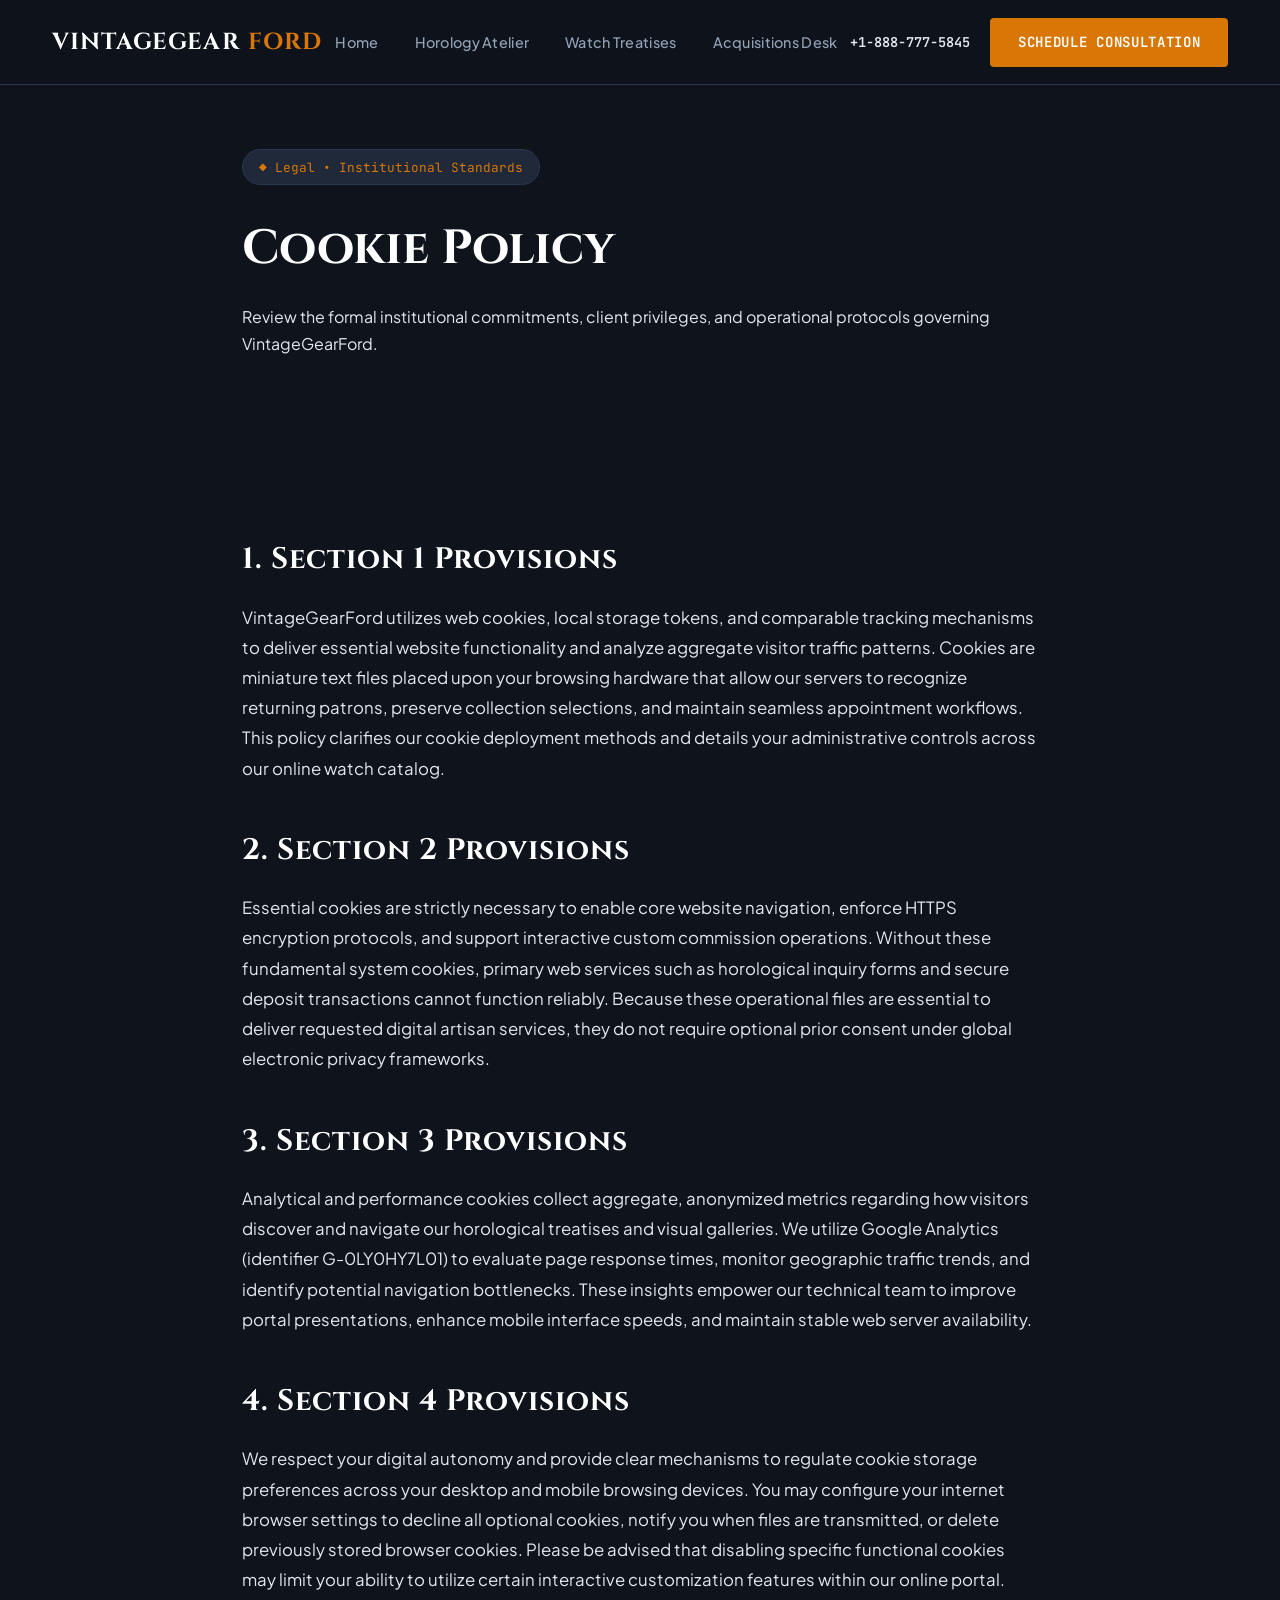
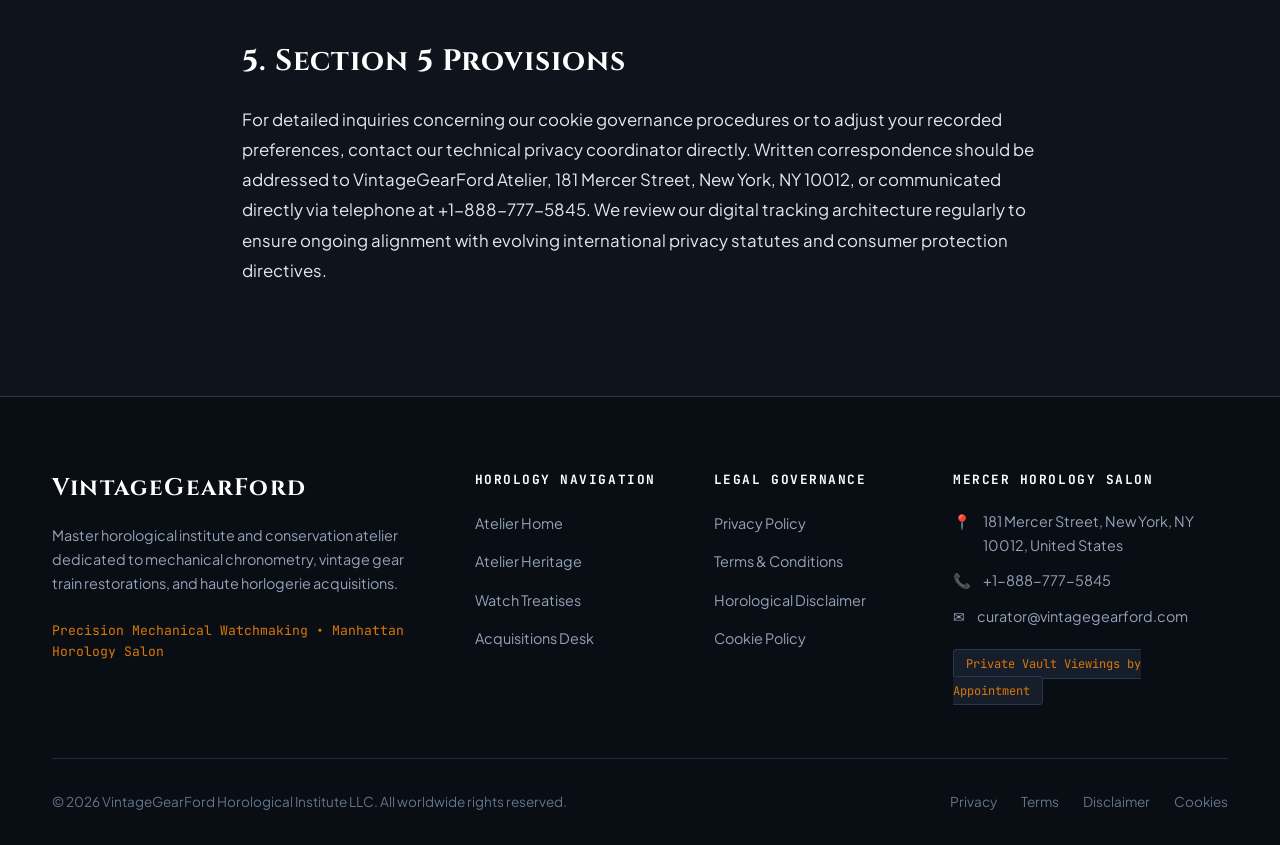
<file: cookie-policy.html>
<!DOCTYPE html>
<html lang="en">
<head>
  <meta charset="UTF-8">
  <meta name="viewport" content="width=device-width, initial-scale=1.0">
  <title>Cookie Policy & Telemetry Controls | VintageGearFord</title>
  <meta name="description" content="Detailed explanation of cookie utilization, analytical tracking, and client controls at VintageGearFord.">
  <link rel="canonical" href="https://vintagegearford.com/cookie-policy.html">
  <link rel="preconnect" href="https://fonts.googleapis.com">
  <link rel="preconnect" href="https://fonts.gstatic.com" crossorigin>
  <link href="https://fonts.googleapis.com/css2?family=Cinzel:wght@500;600;700;800&family=JetBrains+Mono:wght@400;500;600;700&family=Plus+Jakarta+Sans:wght@400;500;600;700&display=swap" rel="stylesheet">
  <!-- Google Analytics Tag G-0LY0HY7L01 -->
  <script async src="https://www.googletagmanager.com/gtag/js?id=G-0LY0HY7L01"></script>
  <script>
    window.dataLayer = window.dataLayer || [];
    function gtag(){dataLayer.push(arguments);}
    gtag('js', new Date());
    gtag('config', 'G-0LY0HY7L01');
  </script>
  <link rel="stylesheet" href="assets/css/style.css">
</head>
<body>

<header class="site-header">
  <div class="header-inner">
    <a href="index.php" class="brand-logo">
      VintageGear<span>Ford</span>
    </a>
    <ul class="nav-links">
      <li><a href="index.php" class="">Home</a></li>
      <li><a href="about.html" class="">Horology Atelier</a></li>
      <li><a href="blog.html" class="">Watch Treatises</a></li>
      <li><a href="contact.html" class="">Acquisitions Desk</a></li>
    </ul>
    <div class="header-cta">
      <a href="tel:+18887775845" style="font-family:var(--font-mono);font-size:0.85rem;font-weight:600;color:var(--color-text);">+1-888-777-5845</a>
      <a href="contact.html" class="btn btn-primary">Schedule Consultation</a>
      <button class="mobile-toggle" id="mobile-toggle" aria-label="Toggle navigation menu">
        <span></span>
        <span></span>
        <span></span>
      </button>
    </div>
  </div>
</header>
<div class="mobile-drawer" id="mobile-drawer">
  <ul class="mobile-drawer-nav">
    <li><a href="index.php">Home</a></li>
    <li><a href="about.html">Horology Atelier</a></li>
    <li><a href="blog.html">Watch Treatises</a></li>
    <li><a href="contact.html">Acquisitions Desk</a></li>
    <li style="margin-top:2rem;padding-top:1.5rem;border-top:1px solid var(--color-border);">
      <p style="font-family:var(--font-mono);font-size:0.85rem;color:var(--color-text-muted);margin-bottom:0.5rem;">Telephone Concierge:</p>
      <a href="tel:+18887775845" style="font-size:1.1rem;font-weight:700;color:var(--color-accent);">+1-888-777-5845</a>
    </li>
    <li>
      <p style="font-family:var(--font-mono);font-size:0.85rem;color:var(--color-text-muted);margin-bottom:0.5rem;">Manhattan Salon:</p>
      <p style="font-size:0.95rem;color:var(--color-text);">181 Mercer Street, New York, NY 10012, United States</p>
    </li>
  </ul>
</div>

<section class="hero" style="padding:4rem 0 3rem;">
  <div class="container-narrow">
    <span class="hero-badge">&#9670; Legal &bull; Institutional Standards</span>
    <h1 style="font-family:var(--font-serif);font-size:3rem;margin-bottom:1rem;color:#FFFFFF;">Cookie Policy</h1>
    <p class="hero-lead">
      Review the formal institutional commitments, client privileges, and operational protocols governing VintageGearFord.
    </p>
  </div>
</section>

<section class="section">
  <div class="container-narrow article-content">
    <h2>1. Section 1 Provisions</h2>
    <p>
      VintageGearFord utilizes web cookies, local storage tokens, and comparable tracking
      mechanisms to deliver essential website functionality and analyze aggregate visitor
      traffic patterns. Cookies are miniature text files placed upon your browsing hardware that
      allow our servers to recognize returning patrons, preserve collection selections, and
      maintain seamless appointment workflows. This policy clarifies our cookie deployment
      methods and details your administrative controls across our online watch catalog.
    </p>
    <h2>2. Section 2 Provisions</h2>
    <p>
      Essential cookies are strictly necessary to enable core website navigation, enforce HTTPS
      encryption protocols, and support interactive custom commission operations. Without these
      fundamental system cookies, primary web services such as horological inquiry forms and
      secure deposit transactions cannot function reliably. Because these operational files are
      essential to deliver requested digital artisan services, they do not require optional
      prior consent under global electronic privacy frameworks.
    </p>
    <h2>3. Section 3 Provisions</h2>
    <p>
      Analytical and performance cookies collect aggregate, anonymized metrics regarding how
      visitors discover and navigate our horological treatises and visual galleries. We utilize
      Google Analytics (identifier G-0LY0HY7L01) to evaluate page response times, monitor
      geographic traffic trends, and identify potential navigation bottlenecks. These insights
      empower our technical team to improve portal presentations, enhance mobile interface
      speeds, and maintain stable web server availability.
    </p>
    <h2>4. Section 4 Provisions</h2>
    <p>
      We respect your digital autonomy and provide clear mechanisms to regulate cookie storage
      preferences across your desktop and mobile browsing devices. You may configure your
      internet browser settings to decline all optional cookies, notify you when files are
      transmitted, or delete previously stored browser cookies. Please be advised that disabling
      specific functional cookies may limit your ability to utilize certain interactive
      customization features within our online portal.
    </p>
    <h2>5. Section 5 Provisions</h2>
    <p>
      For detailed inquiries concerning our cookie governance procedures or to adjust your
      recorded preferences, contact our technical privacy coordinator directly. Written
      correspondence should be addressed to VintageGearFord Atelier, 181 Mercer Street, New
      York, NY 10012, or communicated directly via telephone at +1-888-777-5845. We review our
      digital tracking architecture regularly to ensure ongoing alignment with evolving
      international privacy statutes and consumer protection directives.
    </p>
  </div>
</section>

<footer class="site-footer">
  <div class="container">
    <div class="footer-grid">
      <div class="footer-brand">
        <h3>VintageGearFord</h3>
        <p>
          Master horological institute and conservation atelier dedicated to mechanical chronometry, vintage gear train restorations, and haute horlogerie acquisitions.
        </p>
        <p style="font-family:var(--font-mono);font-size:0.82rem;color:var(--color-accent);">
          Precision Mechanical Watchmaking &bull; Manhattan Horology Salon
        </p>
      </div>
      <div class="footer-col">
        <h4>Horology Navigation</h4>
        <ul>
          <li><a href="index.php">Atelier Home</a></li>
          <li><a href="about.html">Atelier Heritage</a></li>
          <li><a href="blog.html">Watch Treatises</a></li>
          <li><a href="contact.html">Acquisitions Desk</a></li>
        </ul>
      </div>
      <div class="footer-col">
        <h4>Legal Governance</h4>
        <ul>
          <li><a href="privacy-policy.html">Privacy Policy</a></li>
          <li><a href="terms-and-conditions.html">Terms &amp; Conditions</a></li>
          <li><a href="disclaimer.html">Horological Disclaimer</a></li>
          <li><a href="cookie-policy.html">Cookie Policy</a></li>
        </ul>
      </div>
      <div class="footer-col">
        <h4>Mercer Horology Salon</h4>
        <div class="footer-contact-item">
          <span>&#128205;</span>
          <span>181 Mercer Street, New York, NY 10012, United States</span>
        </div>
        <div class="footer-contact-item">
          <span>&#128222;</span>
          <span><a href="tel:+18887775845">+1-888-777-5845</a></span>
        </div>
        <div class="footer-contact-item">
          <span>&#9993;</span>
          <span>curator@vintagegearford.com</span>
        </div>
        <div style="margin-top:1.25rem;">
          <span style="font-family:var(--font-mono);font-size:0.75rem;background:#171E2B;padding:0.35rem 0.75rem;border-radius:var(--radius-sm);color:var(--color-accent);border:1px solid var(--color-border);">
            Private Vault Viewings by Appointment
          </span>
        </div>
      </div>
    </div>
    <div class="footer-bottom">
      <div>&copy; 2026 VintageGearFord Horological Institute LLC. All worldwide rights reserved.</div>
      <div style="display:flex;gap:1.5rem;">
        <a href="privacy-policy.html">Privacy</a>
        <a href="terms-and-conditions.html">Terms</a>
        <a href="disclaimer.html">Disclaimer</a>
        <a href="cookie-policy.html">Cookies</a>
      </div>
    </div>
  </div>
</footer>
<script src="assets/js/main.js"></script>
</body>
</html>
</file>
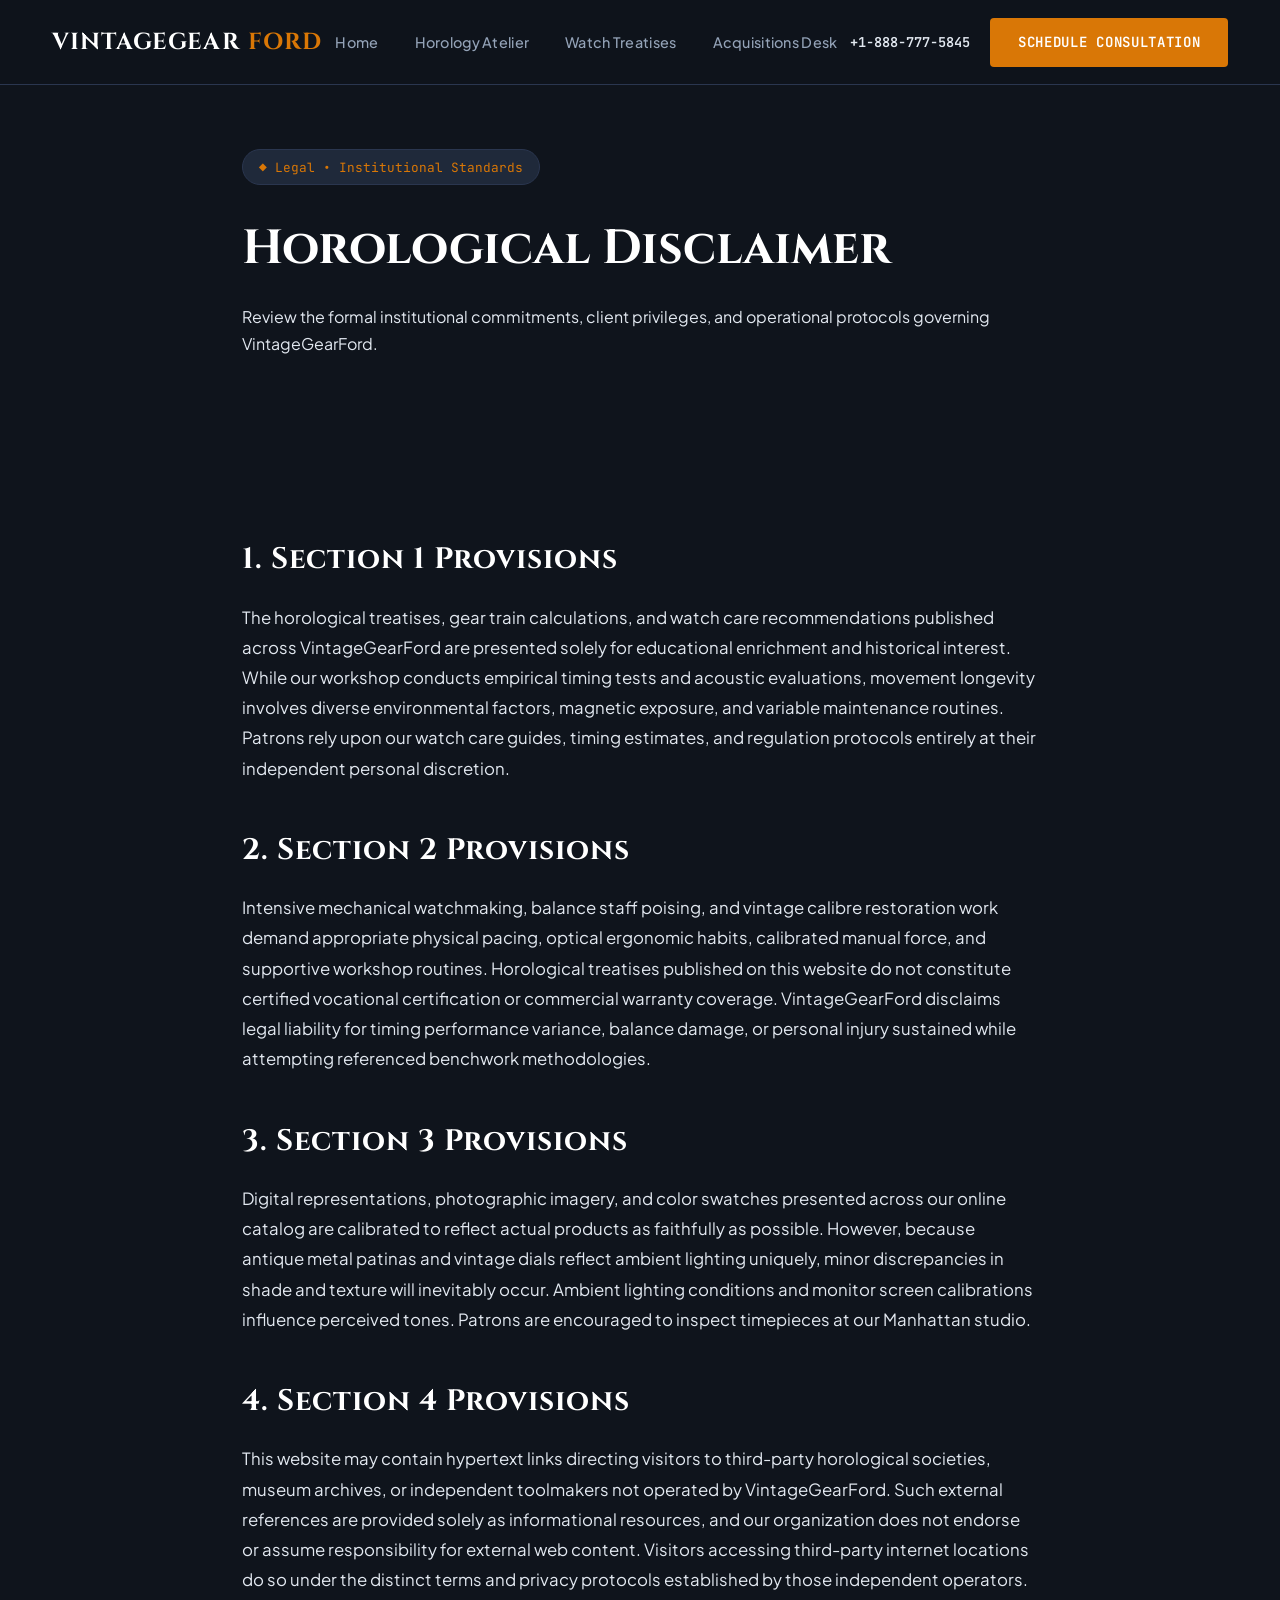
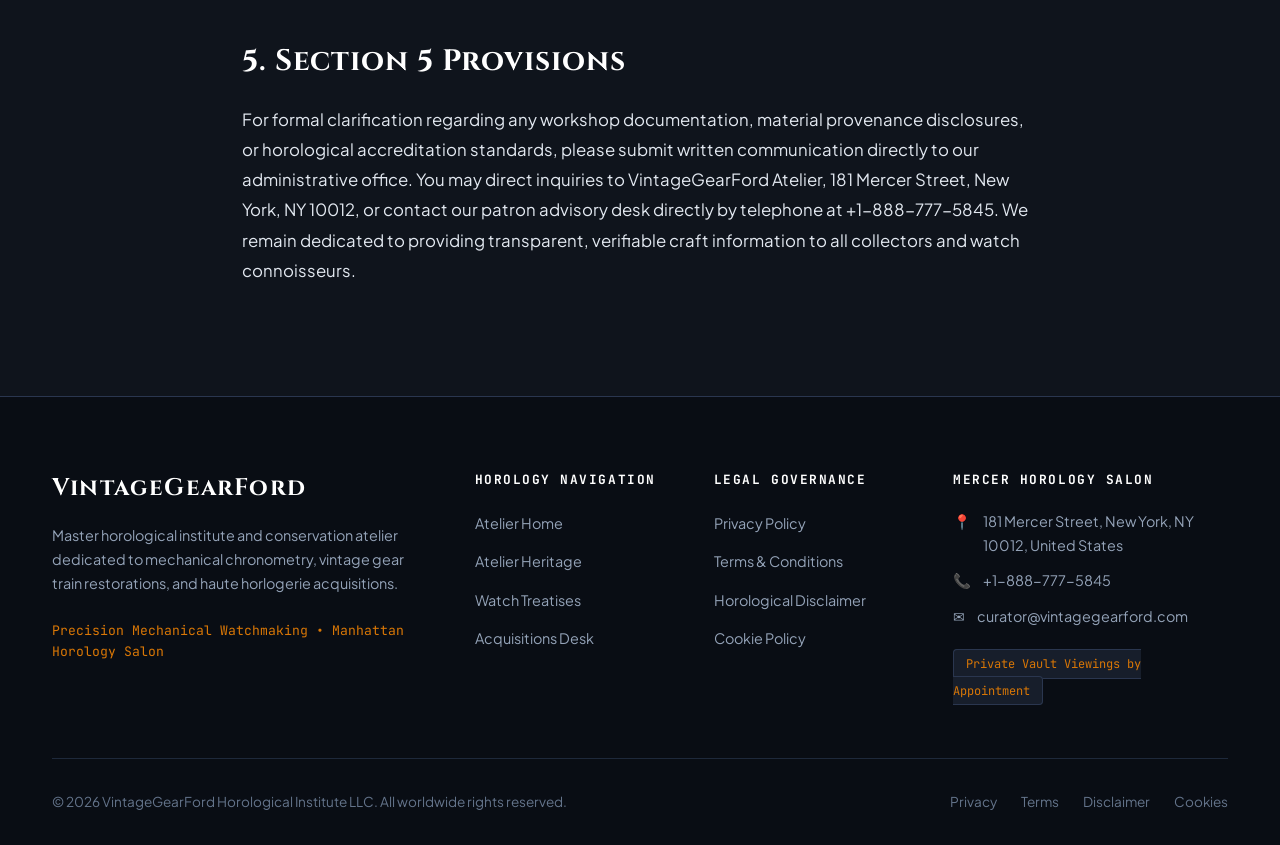
<file: disclaimer.html>
<!DOCTYPE html>
<html lang="en">
<head>
  <meta charset="UTF-8">
  <meta name="viewport" content="width=device-width, initial-scale=1.0">
  <title>Horological Craftsmanship & Precision Disclaimer | VintageGearFord</title>
  <meta name="description" content="Official mechanical chronometry, workshop safety, and historical variation disclaimers for VintageGearFord.">
  <link rel="canonical" href="https://vintagegearford.com/disclaimer.html">
  <link rel="preconnect" href="https://fonts.googleapis.com">
  <link rel="preconnect" href="https://fonts.gstatic.com" crossorigin>
  <link href="https://fonts.googleapis.com/css2?family=Cinzel:wght@500;600;700;800&family=JetBrains+Mono:wght@400;500;600;700&family=Plus+Jakarta+Sans:wght@400;500;600;700&display=swap" rel="stylesheet">
  <!-- Google Analytics Tag G-0LY0HY7L01 -->
  <script async src="https://www.googletagmanager.com/gtag/js?id=G-0LY0HY7L01"></script>
  <script>
    window.dataLayer = window.dataLayer || [];
    function gtag(){dataLayer.push(arguments);}
    gtag('js', new Date());
    gtag('config', 'G-0LY0HY7L01');
  </script>
  <link rel="stylesheet" href="assets/css/style.css">
</head>
<body>

<header class="site-header">
  <div class="header-inner">
    <a href="index.php" class="brand-logo">
      VintageGear<span>Ford</span>
    </a>
    <ul class="nav-links">
      <li><a href="index.php" class="">Home</a></li>
      <li><a href="about.html" class="">Horology Atelier</a></li>
      <li><a href="blog.html" class="">Watch Treatises</a></li>
      <li><a href="contact.html" class="">Acquisitions Desk</a></li>
    </ul>
    <div class="header-cta">
      <a href="tel:+18887775845" style="font-family:var(--font-mono);font-size:0.85rem;font-weight:600;color:var(--color-text);">+1-888-777-5845</a>
      <a href="contact.html" class="btn btn-primary">Schedule Consultation</a>
      <button class="mobile-toggle" id="mobile-toggle" aria-label="Toggle navigation menu">
        <span></span>
        <span></span>
        <span></span>
      </button>
    </div>
  </div>
</header>
<div class="mobile-drawer" id="mobile-drawer">
  <ul class="mobile-drawer-nav">
    <li><a href="index.php">Home</a></li>
    <li><a href="about.html">Horology Atelier</a></li>
    <li><a href="blog.html">Watch Treatises</a></li>
    <li><a href="contact.html">Acquisitions Desk</a></li>
    <li style="margin-top:2rem;padding-top:1.5rem;border-top:1px solid var(--color-border);">
      <p style="font-family:var(--font-mono);font-size:0.85rem;color:var(--color-text-muted);margin-bottom:0.5rem;">Telephone Concierge:</p>
      <a href="tel:+18887775845" style="font-size:1.1rem;font-weight:700;color:var(--color-accent);">+1-888-777-5845</a>
    </li>
    <li>
      <p style="font-family:var(--font-mono);font-size:0.85rem;color:var(--color-text-muted);margin-bottom:0.5rem;">Manhattan Salon:</p>
      <p style="font-size:0.95rem;color:var(--color-text);">181 Mercer Street, New York, NY 10012, United States</p>
    </li>
  </ul>
</div>

<section class="hero" style="padding:4rem 0 3rem;">
  <div class="container-narrow">
    <span class="hero-badge">&#9670; Legal &bull; Institutional Standards</span>
    <h1 style="font-family:var(--font-serif);font-size:3rem;margin-bottom:1rem;color:#FFFFFF;">Horological Disclaimer</h1>
    <p class="hero-lead">
      Review the formal institutional commitments, client privileges, and operational protocols governing VintageGearFord.
    </p>
  </div>
</section>

<section class="section">
  <div class="container-narrow article-content">
    <h2>1. Section 1 Provisions</h2>
    <p>
      The horological treatises, gear train calculations, and watch care recommendations
      published across VintageGearFord are presented solely for educational enrichment and
      historical interest. While our workshop conducts empirical timing tests and acoustic
      evaluations, movement longevity involves diverse environmental factors, magnetic exposure,
      and variable maintenance routines. Patrons rely upon our watch care guides, timing
      estimates, and regulation protocols entirely at their independent personal discretion.
    </p>
    <h2>2. Section 2 Provisions</h2>
    <p>
      Intensive mechanical watchmaking, balance staff poising, and vintage calibre restoration
      work demand appropriate physical pacing, optical ergonomic habits, calibrated manual
      force, and supportive workshop routines. Horological treatises published on this website
      do not constitute certified vocational certification or commercial warranty coverage.
      VintageGearFord disclaims legal liability for timing performance variance, balance damage,
      or personal injury sustained while attempting referenced benchwork methodologies.
    </p>
    <h2>3. Section 3 Provisions</h2>
    <p>
      Digital representations, photographic imagery, and color swatches presented across our
      online catalog are calibrated to reflect actual products as faithfully as possible.
      However, because antique metal patinas and vintage dials reflect ambient lighting
      uniquely, minor discrepancies in shade and texture will inevitably occur. Ambient lighting
      conditions and monitor screen calibrations influence perceived tones. Patrons are
      encouraged to inspect timepieces at our Manhattan studio.
    </p>
    <h2>4. Section 4 Provisions</h2>
    <p>
      This website may contain hypertext links directing visitors to third-party horological
      societies, museum archives, or independent toolmakers not operated by VintageGearFord.
      Such external references are provided solely as informational resources, and our
      organization does not endorse or assume responsibility for external web content. Visitors
      accessing third-party internet locations do so under the distinct terms and privacy
      protocols established by those independent operators.
    </p>
    <h2>5. Section 5 Provisions</h2>
    <p>
      For formal clarification regarding any workshop documentation, material provenance
      disclosures, or horological accreditation standards, please submit written communication
      directly to our administrative office. You may direct inquiries to VintageGearFord
      Atelier, 181 Mercer Street, New York, NY 10012, or contact our patron advisory desk
      directly by telephone at +1-888-777-5845. We remain dedicated to providing transparent,
      verifiable craft information to all collectors and watch connoisseurs.
    </p>
  </div>
</section>

<footer class="site-footer">
  <div class="container">
    <div class="footer-grid">
      <div class="footer-brand">
        <h3>VintageGearFord</h3>
        <p>
          Master horological institute and conservation atelier dedicated to mechanical chronometry, vintage gear train restorations, and haute horlogerie acquisitions.
        </p>
        <p style="font-family:var(--font-mono);font-size:0.82rem;color:var(--color-accent);">
          Precision Mechanical Watchmaking &bull; Manhattan Horology Salon
        </p>
      </div>
      <div class="footer-col">
        <h4>Horology Navigation</h4>
        <ul>
          <li><a href="index.php">Atelier Home</a></li>
          <li><a href="about.html">Atelier Heritage</a></li>
          <li><a href="blog.html">Watch Treatises</a></li>
          <li><a href="contact.html">Acquisitions Desk</a></li>
        </ul>
      </div>
      <div class="footer-col">
        <h4>Legal Governance</h4>
        <ul>
          <li><a href="privacy-policy.html">Privacy Policy</a></li>
          <li><a href="terms-and-conditions.html">Terms &amp; Conditions</a></li>
          <li><a href="disclaimer.html">Horological Disclaimer</a></li>
          <li><a href="cookie-policy.html">Cookie Policy</a></li>
        </ul>
      </div>
      <div class="footer-col">
        <h4>Mercer Horology Salon</h4>
        <div class="footer-contact-item">
          <span>&#128205;</span>
          <span>181 Mercer Street, New York, NY 10012, United States</span>
        </div>
        <div class="footer-contact-item">
          <span>&#128222;</span>
          <span><a href="tel:+18887775845">+1-888-777-5845</a></span>
        </div>
        <div class="footer-contact-item">
          <span>&#9993;</span>
          <span>curator@vintagegearford.com</span>
        </div>
        <div style="margin-top:1.25rem;">
          <span style="font-family:var(--font-mono);font-size:0.75rem;background:#171E2B;padding:0.35rem 0.75rem;border-radius:var(--radius-sm);color:var(--color-accent);border:1px solid var(--color-border);">
            Private Vault Viewings by Appointment
          </span>
        </div>
      </div>
    </div>
    <div class="footer-bottom">
      <div>&copy; 2026 VintageGearFord Horological Institute LLC. All worldwide rights reserved.</div>
      <div style="display:flex;gap:1.5rem;">
        <a href="privacy-policy.html">Privacy</a>
        <a href="terms-and-conditions.html">Terms</a>
        <a href="disclaimer.html">Disclaimer</a>
        <a href="cookie-policy.html">Cookies</a>
      </div>
    </div>
  </div>
</footer>
<script src="assets/js/main.js"></script>
</body>
</html>
</file>
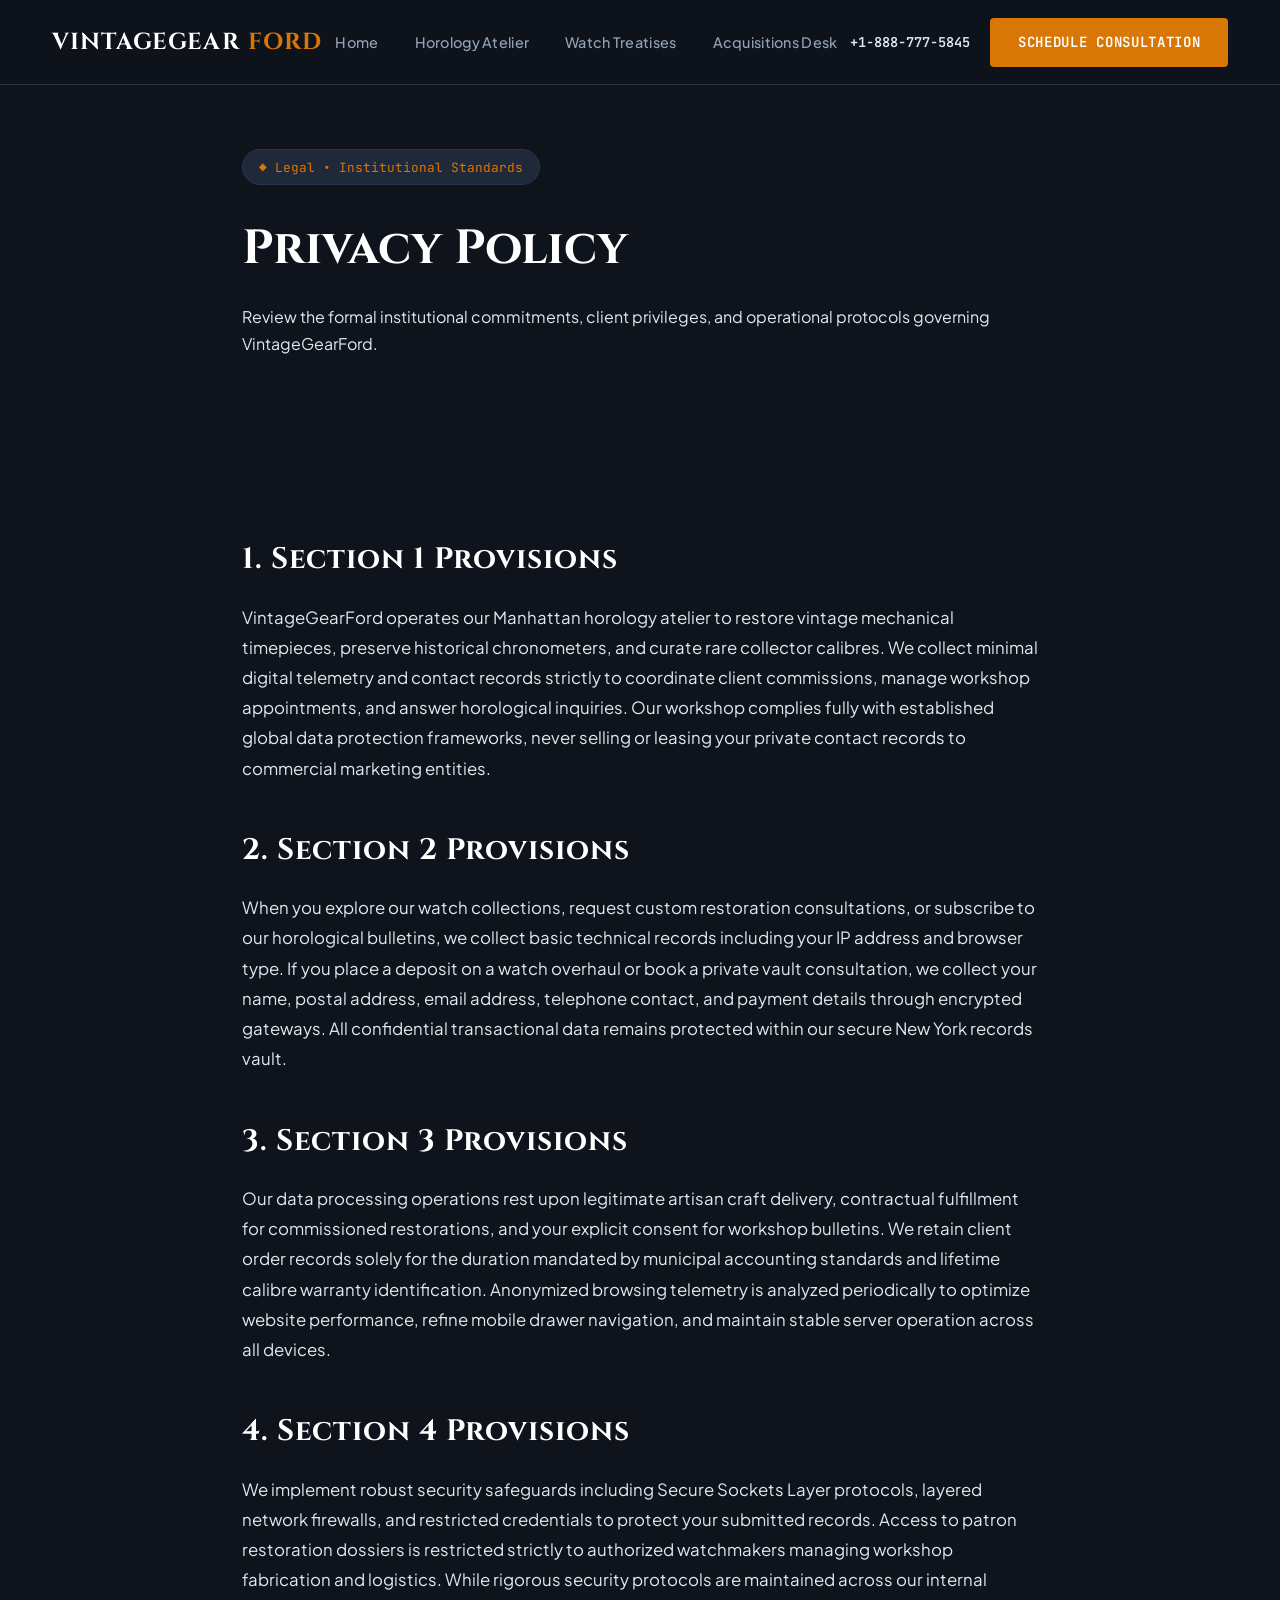
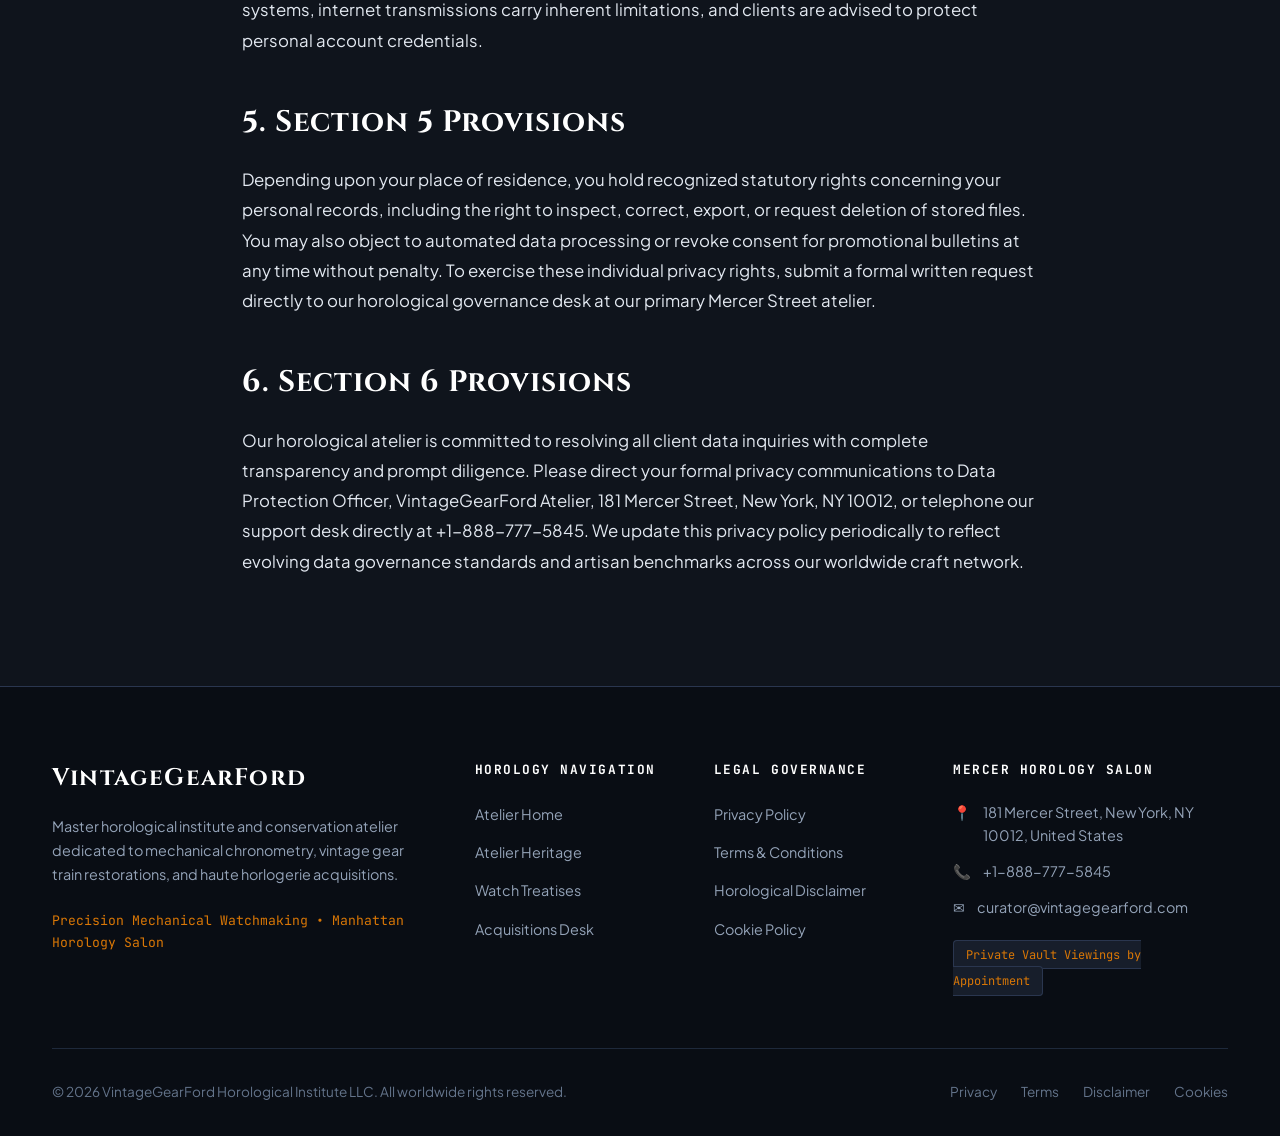
<file: privacy-policy.html>
<!DOCTYPE html>
<html lang="en">
<head>
  <meta charset="UTF-8">
  <meta name="viewport" content="width=device-width, initial-scale=1.0">
  <title>Privacy Policy & Client Data Protection | VintageGearFord</title>
  <meta name="description" content="Comprehensive privacy policy and client data confidentiality terms for VintageGearFord at 181 Mercer Street, New York.">
  <link rel="canonical" href="https://vintagegearford.com/privacy-policy.html">
  <link rel="preconnect" href="https://fonts.googleapis.com">
  <link rel="preconnect" href="https://fonts.gstatic.com" crossorigin>
  <link href="https://fonts.googleapis.com/css2?family=Cinzel:wght@500;600;700;800&family=JetBrains+Mono:wght@400;500;600;700&family=Plus+Jakarta+Sans:wght@400;500;600;700&display=swap" rel="stylesheet">
  <!-- Google Analytics Tag G-0LY0HY7L01 -->
  <script async src="https://www.googletagmanager.com/gtag/js?id=G-0LY0HY7L01"></script>
  <script>
    window.dataLayer = window.dataLayer || [];
    function gtag(){dataLayer.push(arguments);}
    gtag('js', new Date());
    gtag('config', 'G-0LY0HY7L01');
  </script>
  <link rel="stylesheet" href="assets/css/style.css">
</head>
<body>

<header class="site-header">
  <div class="header-inner">
    <a href="index.php" class="brand-logo">
      VintageGear<span>Ford</span>
    </a>
    <ul class="nav-links">
      <li><a href="index.php" class="">Home</a></li>
      <li><a href="about.html" class="">Horology Atelier</a></li>
      <li><a href="blog.html" class="">Watch Treatises</a></li>
      <li><a href="contact.html" class="">Acquisitions Desk</a></li>
    </ul>
    <div class="header-cta">
      <a href="tel:+18887775845" style="font-family:var(--font-mono);font-size:0.85rem;font-weight:600;color:var(--color-text);">+1-888-777-5845</a>
      <a href="contact.html" class="btn btn-primary">Schedule Consultation</a>
      <button class="mobile-toggle" id="mobile-toggle" aria-label="Toggle navigation menu">
        <span></span>
        <span></span>
        <span></span>
      </button>
    </div>
  </div>
</header>
<div class="mobile-drawer" id="mobile-drawer">
  <ul class="mobile-drawer-nav">
    <li><a href="index.php">Home</a></li>
    <li><a href="about.html">Horology Atelier</a></li>
    <li><a href="blog.html">Watch Treatises</a></li>
    <li><a href="contact.html">Acquisitions Desk</a></li>
    <li style="margin-top:2rem;padding-top:1.5rem;border-top:1px solid var(--color-border);">
      <p style="font-family:var(--font-mono);font-size:0.85rem;color:var(--color-text-muted);margin-bottom:0.5rem;">Telephone Concierge:</p>
      <a href="tel:+18887775845" style="font-size:1.1rem;font-weight:700;color:var(--color-accent);">+1-888-777-5845</a>
    </li>
    <li>
      <p style="font-family:var(--font-mono);font-size:0.85rem;color:var(--color-text-muted);margin-bottom:0.5rem;">Manhattan Salon:</p>
      <p style="font-size:0.95rem;color:var(--color-text);">181 Mercer Street, New York, NY 10012, United States</p>
    </li>
  </ul>
</div>

<section class="hero" style="padding:4rem 0 3rem;">
  <div class="container-narrow">
    <span class="hero-badge">&#9670; Legal &bull; Institutional Standards</span>
    <h1 style="font-family:var(--font-serif);font-size:3rem;margin-bottom:1rem;color:#FFFFFF;">Privacy Policy</h1>
    <p class="hero-lead">
      Review the formal institutional commitments, client privileges, and operational protocols governing VintageGearFord.
    </p>
  </div>
</section>

<section class="section">
  <div class="container-narrow article-content">
    <h2>1. Section 1 Provisions</h2>
    <p>
      VintageGearFord operates our Manhattan horology atelier to restore vintage mechanical
      timepieces, preserve historical chronometers, and curate rare collector calibres. We
      collect minimal digital telemetry and contact records strictly to coordinate client
      commissions, manage workshop appointments, and answer horological inquiries. Our workshop
      complies fully with established global data protection frameworks, never selling or
      leasing your private contact records to commercial marketing entities.
    </p>
    <h2>2. Section 2 Provisions</h2>
    <p>
      When you explore our watch collections, request custom restoration consultations, or
      subscribe to our horological bulletins, we collect basic technical records including your
      IP address and browser type. If you place a deposit on a watch overhaul or book a private
      vault consultation, we collect your name, postal address, email address, telephone
      contact, and payment details through encrypted gateways. All confidential transactional
      data remains protected within our secure New York records vault.
    </p>
    <h2>3. Section 3 Provisions</h2>
    <p>
      Our data processing operations rest upon legitimate artisan craft delivery, contractual
      fulfillment for commissioned restorations, and your explicit consent for workshop
      bulletins. We retain client order records solely for the duration mandated by municipal
      accounting standards and lifetime calibre warranty identification. Anonymized browsing
      telemetry is analyzed periodically to optimize website performance, refine mobile drawer
      navigation, and maintain stable server operation across all devices.
    </p>
    <h2>4. Section 4 Provisions</h2>
    <p>
      We implement robust security safeguards including Secure Sockets Layer protocols, layered
      network firewalls, and restricted credentials to protect your submitted records. Access to
      patron restoration dossiers is restricted strictly to authorized watchmakers managing
      workshop fabrication and logistics. While rigorous security protocols are maintained
      across our internal systems, internet transmissions carry inherent limitations, and
      clients are advised to protect personal account credentials.
    </p>
    <h2>5. Section 5 Provisions</h2>
    <p>
      Depending upon your place of residence, you hold recognized statutory rights concerning
      your personal records, including the right to inspect, correct, export, or request
      deletion of stored files. You may also object to automated data processing or revoke
      consent for promotional bulletins at any time without penalty. To exercise these
      individual privacy rights, submit a formal written request directly to our horological
      governance desk at our primary Mercer Street atelier.
    </p>
    <h2>6. Section 6 Provisions</h2>
    <p>
      Our horological atelier is committed to resolving all client data inquiries with complete
      transparency and prompt diligence. Please direct your formal privacy communications to
      Data Protection Officer, VintageGearFord Atelier, 181 Mercer Street, New York, NY 10012,
      or telephone our support desk directly at +1-888-777-5845. We update this privacy policy
      periodically to reflect evolving data governance standards and artisan benchmarks across
      our worldwide craft network.
    </p>
  </div>
</section>

<footer class="site-footer">
  <div class="container">
    <div class="footer-grid">
      <div class="footer-brand">
        <h3>VintageGearFord</h3>
        <p>
          Master horological institute and conservation atelier dedicated to mechanical chronometry, vintage gear train restorations, and haute horlogerie acquisitions.
        </p>
        <p style="font-family:var(--font-mono);font-size:0.82rem;color:var(--color-accent);">
          Precision Mechanical Watchmaking &bull; Manhattan Horology Salon
        </p>
      </div>
      <div class="footer-col">
        <h4>Horology Navigation</h4>
        <ul>
          <li><a href="index.php">Atelier Home</a></li>
          <li><a href="about.html">Atelier Heritage</a></li>
          <li><a href="blog.html">Watch Treatises</a></li>
          <li><a href="contact.html">Acquisitions Desk</a></li>
        </ul>
      </div>
      <div class="footer-col">
        <h4>Legal Governance</h4>
        <ul>
          <li><a href="privacy-policy.html">Privacy Policy</a></li>
          <li><a href="terms-and-conditions.html">Terms &amp; Conditions</a></li>
          <li><a href="disclaimer.html">Horological Disclaimer</a></li>
          <li><a href="cookie-policy.html">Cookie Policy</a></li>
        </ul>
      </div>
      <div class="footer-col">
        <h4>Mercer Horology Salon</h4>
        <div class="footer-contact-item">
          <span>&#128205;</span>
          <span>181 Mercer Street, New York, NY 10012, United States</span>
        </div>
        <div class="footer-contact-item">
          <span>&#128222;</span>
          <span><a href="tel:+18887775845">+1-888-777-5845</a></span>
        </div>
        <div class="footer-contact-item">
          <span>&#9993;</span>
          <span>curator@vintagegearford.com</span>
        </div>
        <div style="margin-top:1.25rem;">
          <span style="font-family:var(--font-mono);font-size:0.75rem;background:#171E2B;padding:0.35rem 0.75rem;border-radius:var(--radius-sm);color:var(--color-accent);border:1px solid var(--color-border);">
            Private Vault Viewings by Appointment
          </span>
        </div>
      </div>
    </div>
    <div class="footer-bottom">
      <div>&copy; 2026 VintageGearFord Horological Institute LLC. All worldwide rights reserved.</div>
      <div style="display:flex;gap:1.5rem;">
        <a href="privacy-policy.html">Privacy</a>
        <a href="terms-and-conditions.html">Terms</a>
        <a href="disclaimer.html">Disclaimer</a>
        <a href="cookie-policy.html">Cookies</a>
      </div>
    </div>
  </div>
</footer>
<script src="assets/js/main.js"></script>
</body>
</html>
</file>
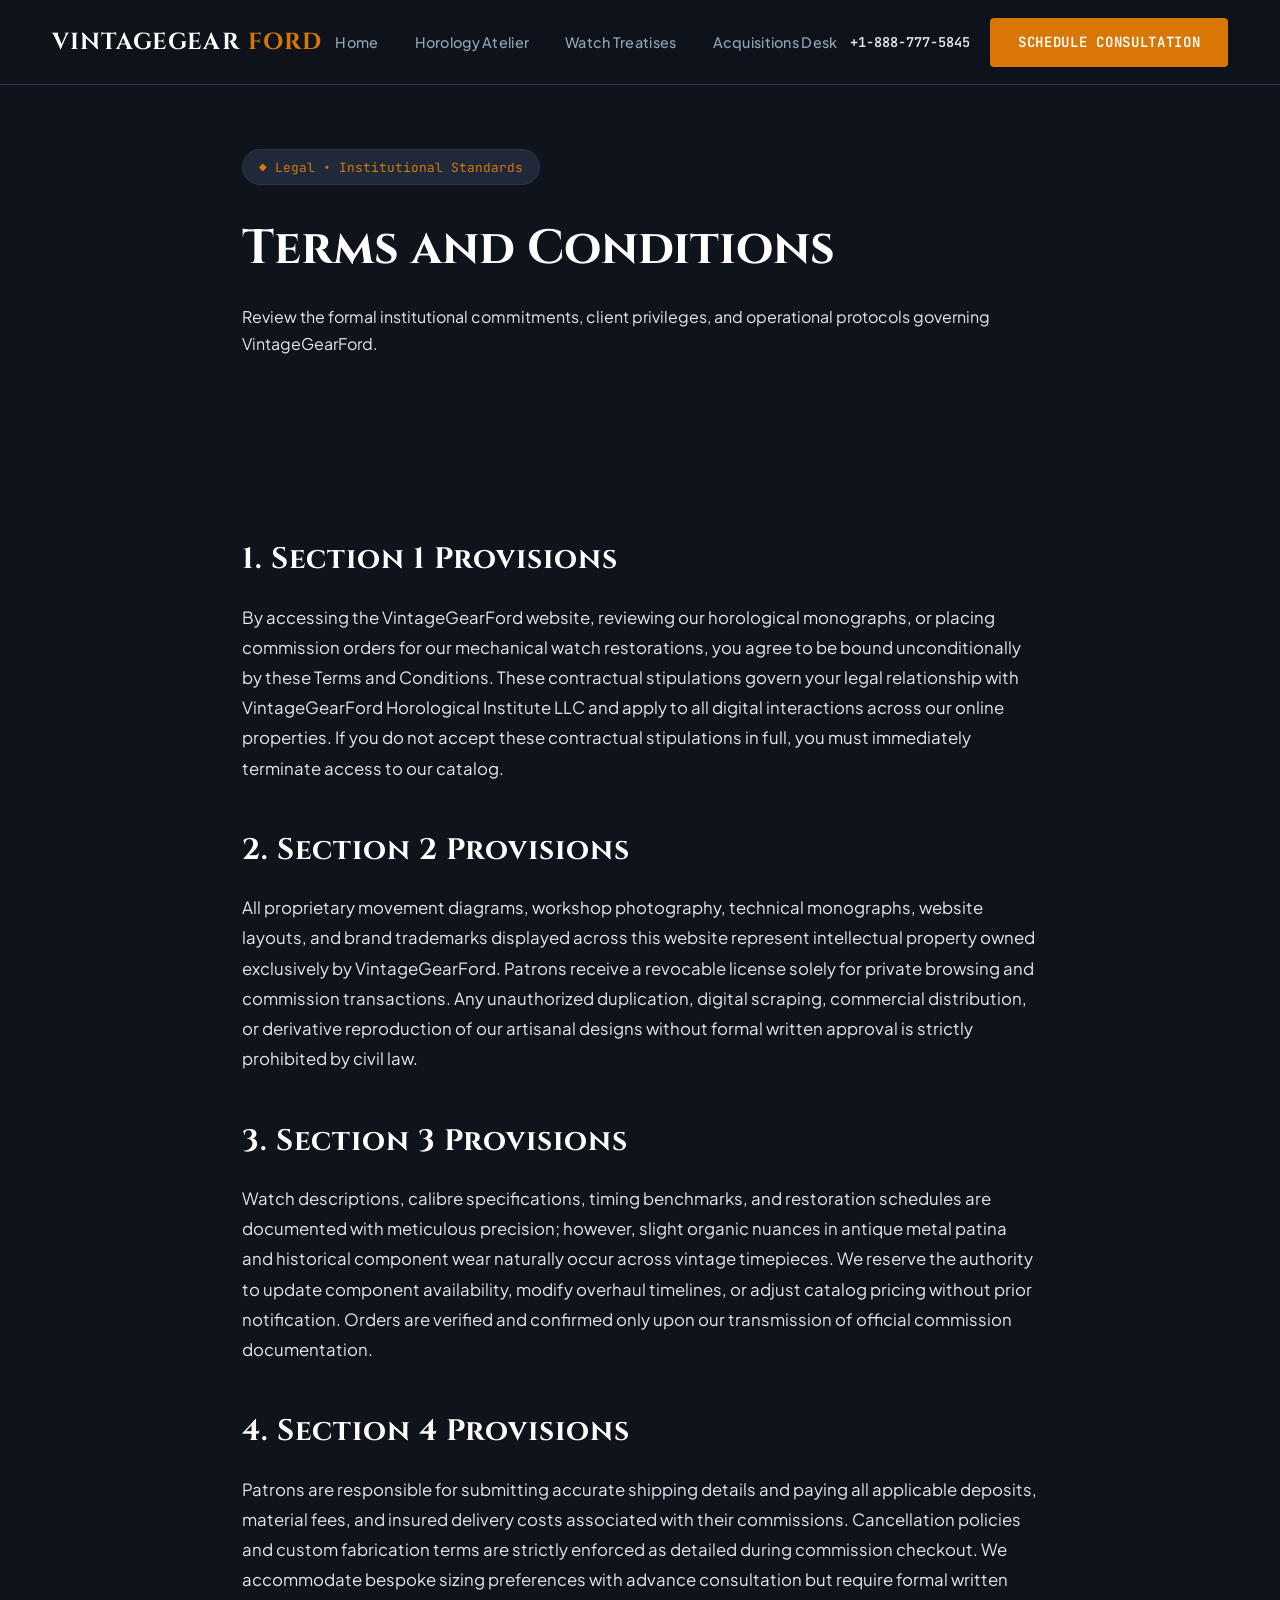
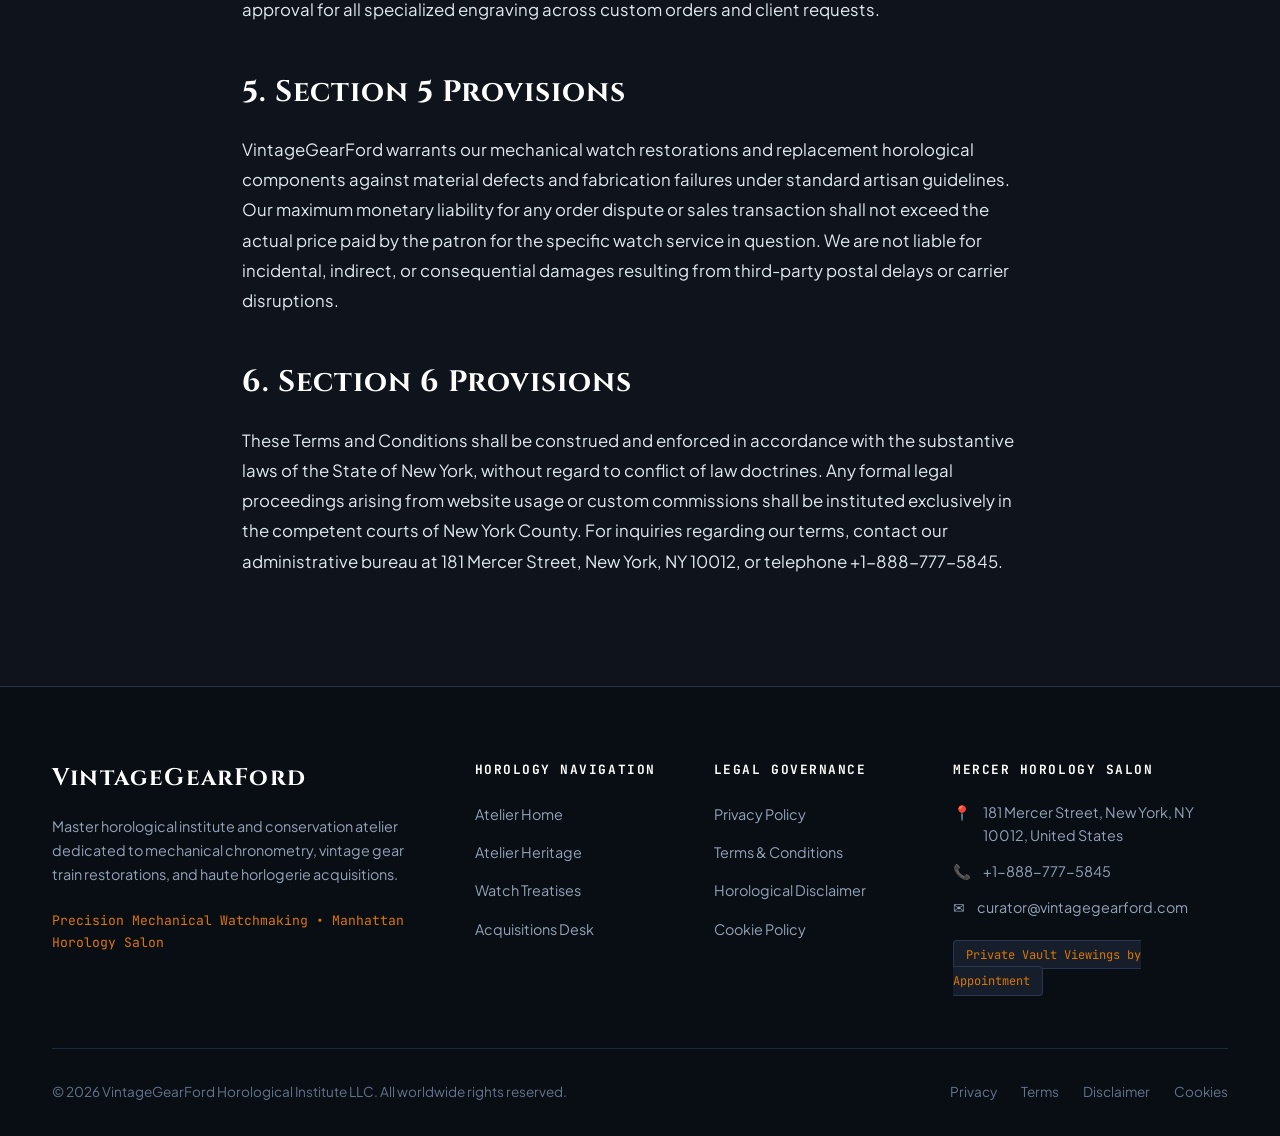
<file: terms-and-conditions.html>
<!DOCTYPE html>
<html lang="en">
<head>
  <meta charset="UTF-8">
  <meta name="viewport" content="width=device-width, initial-scale=1.0">
  <title>Terms & Conditions of Service | VintageGearFord</title>
  <meta name="description" content="Official terms of service, custom restoration covenants, and legal standards governing VintageGearFord.">
  <link rel="canonical" href="https://vintagegearford.com/terms-and-conditions.html">
  <link rel="preconnect" href="https://fonts.googleapis.com">
  <link rel="preconnect" href="https://fonts.gstatic.com" crossorigin>
  <link href="https://fonts.googleapis.com/css2?family=Cinzel:wght@500;600;700;800&family=JetBrains+Mono:wght@400;500;600;700&family=Plus+Jakarta+Sans:wght@400;500;600;700&display=swap" rel="stylesheet">
  <!-- Google Analytics Tag G-0LY0HY7L01 -->
  <script async src="https://www.googletagmanager.com/gtag/js?id=G-0LY0HY7L01"></script>
  <script>
    window.dataLayer = window.dataLayer || [];
    function gtag(){dataLayer.push(arguments);}
    gtag('js', new Date());
    gtag('config', 'G-0LY0HY7L01');
  </script>
  <link rel="stylesheet" href="assets/css/style.css">
</head>
<body>

<header class="site-header">
  <div class="header-inner">
    <a href="index.php" class="brand-logo">
      VintageGear<span>Ford</span>
    </a>
    <ul class="nav-links">
      <li><a href="index.php" class="">Home</a></li>
      <li><a href="about.html" class="">Horology Atelier</a></li>
      <li><a href="blog.html" class="">Watch Treatises</a></li>
      <li><a href="contact.html" class="">Acquisitions Desk</a></li>
    </ul>
    <div class="header-cta">
      <a href="tel:+18887775845" style="font-family:var(--font-mono);font-size:0.85rem;font-weight:600;color:var(--color-text);">+1-888-777-5845</a>
      <a href="contact.html" class="btn btn-primary">Schedule Consultation</a>
      <button class="mobile-toggle" id="mobile-toggle" aria-label="Toggle navigation menu">
        <span></span>
        <span></span>
        <span></span>
      </button>
    </div>
  </div>
</header>
<div class="mobile-drawer" id="mobile-drawer">
  <ul class="mobile-drawer-nav">
    <li><a href="index.php">Home</a></li>
    <li><a href="about.html">Horology Atelier</a></li>
    <li><a href="blog.html">Watch Treatises</a></li>
    <li><a href="contact.html">Acquisitions Desk</a></li>
    <li style="margin-top:2rem;padding-top:1.5rem;border-top:1px solid var(--color-border);">
      <p style="font-family:var(--font-mono);font-size:0.85rem;color:var(--color-text-muted);margin-bottom:0.5rem;">Telephone Concierge:</p>
      <a href="tel:+18887775845" style="font-size:1.1rem;font-weight:700;color:var(--color-accent);">+1-888-777-5845</a>
    </li>
    <li>
      <p style="font-family:var(--font-mono);font-size:0.85rem;color:var(--color-text-muted);margin-bottom:0.5rem;">Manhattan Salon:</p>
      <p style="font-size:0.95rem;color:var(--color-text);">181 Mercer Street, New York, NY 10012, United States</p>
    </li>
  </ul>
</div>

<section class="hero" style="padding:4rem 0 3rem;">
  <div class="container-narrow">
    <span class="hero-badge">&#9670; Legal &bull; Institutional Standards</span>
    <h1 style="font-family:var(--font-serif);font-size:3rem;margin-bottom:1rem;color:#FFFFFF;">Terms and Conditions</h1>
    <p class="hero-lead">
      Review the formal institutional commitments, client privileges, and operational protocols governing VintageGearFord.
    </p>
  </div>
</section>

<section class="section">
  <div class="container-narrow article-content">
    <h2>1. Section 1 Provisions</h2>
    <p>
      By accessing the VintageGearFord website, reviewing our horological monographs, or placing
      commission orders for our mechanical watch restorations, you agree to be bound
      unconditionally by these Terms and Conditions. These contractual stipulations govern your
      legal relationship with VintageGearFord Horological Institute LLC and apply to all digital
      interactions across our online properties. If you do not accept these contractual
      stipulations in full, you must immediately terminate access to our catalog.
    </p>
    <h2>2. Section 2 Provisions</h2>
    <p>
      All proprietary movement diagrams, workshop photography, technical monographs, website
      layouts, and brand trademarks displayed across this website represent intellectual
      property owned exclusively by VintageGearFord. Patrons receive a revocable license solely
      for private browsing and commission transactions. Any unauthorized duplication, digital
      scraping, commercial distribution, or derivative reproduction of our artisanal designs
      without formal written approval is strictly prohibited by civil law.
    </p>
    <h2>3. Section 3 Provisions</h2>
    <p>
      Watch descriptions, calibre specifications, timing benchmarks, and restoration schedules
      are documented with meticulous precision; however, slight organic nuances in antique metal
      patina and historical component wear naturally occur across vintage timepieces. We reserve
      the authority to update component availability, modify overhaul timelines, or adjust
      catalog pricing without prior notification. Orders are verified and confirmed only upon
      our transmission of official commission documentation.
    </p>
    <h2>4. Section 4 Provisions</h2>
    <p>
      Patrons are responsible for submitting accurate shipping details and paying all applicable
      deposits, material fees, and insured delivery costs associated with their commissions.
      Cancellation policies and custom fabrication terms are strictly enforced as detailed
      during commission checkout. We accommodate bespoke sizing preferences with advance
      consultation but require formal written approval for all specialized engraving across
      custom orders and client requests.
    </p>
    <h2>5. Section 5 Provisions</h2>
    <p>
      VintageGearFord warrants our mechanical watch restorations and replacement horological
      components against material defects and fabrication failures under standard artisan
      guidelines. Our maximum monetary liability for any order dispute or sales transaction
      shall not exceed the actual price paid by the patron for the specific watch service in
      question. We are not liable for incidental, indirect, or consequential damages resulting
      from third-party postal delays or carrier disruptions.
    </p>
    <h2>6. Section 6 Provisions</h2>
    <p>
      These Terms and Conditions shall be construed and enforced in accordance with the
      substantive laws of the State of New York, without regard to conflict of law doctrines.
      Any formal legal proceedings arising from website usage or custom commissions shall be
      instituted exclusively in the competent courts of New York County. For inquiries regarding
      our terms, contact our administrative bureau at 181 Mercer Street, New York, NY 10012, or
      telephone +1-888-777-5845.
    </p>
  </div>
</section>

<footer class="site-footer">
  <div class="container">
    <div class="footer-grid">
      <div class="footer-brand">
        <h3>VintageGearFord</h3>
        <p>
          Master horological institute and conservation atelier dedicated to mechanical chronometry, vintage gear train restorations, and haute horlogerie acquisitions.
        </p>
        <p style="font-family:var(--font-mono);font-size:0.82rem;color:var(--color-accent);">
          Precision Mechanical Watchmaking &bull; Manhattan Horology Salon
        </p>
      </div>
      <div class="footer-col">
        <h4>Horology Navigation</h4>
        <ul>
          <li><a href="index.php">Atelier Home</a></li>
          <li><a href="about.html">Atelier Heritage</a></li>
          <li><a href="blog.html">Watch Treatises</a></li>
          <li><a href="contact.html">Acquisitions Desk</a></li>
        </ul>
      </div>
      <div class="footer-col">
        <h4>Legal Governance</h4>
        <ul>
          <li><a href="privacy-policy.html">Privacy Policy</a></li>
          <li><a href="terms-and-conditions.html">Terms &amp; Conditions</a></li>
          <li><a href="disclaimer.html">Horological Disclaimer</a></li>
          <li><a href="cookie-policy.html">Cookie Policy</a></li>
        </ul>
      </div>
      <div class="footer-col">
        <h4>Mercer Horology Salon</h4>
        <div class="footer-contact-item">
          <span>&#128205;</span>
          <span>181 Mercer Street, New York, NY 10012, United States</span>
        </div>
        <div class="footer-contact-item">
          <span>&#128222;</span>
          <span><a href="tel:+18887775845">+1-888-777-5845</a></span>
        </div>
        <div class="footer-contact-item">
          <span>&#9993;</span>
          <span>curator@vintagegearford.com</span>
        </div>
        <div style="margin-top:1.25rem;">
          <span style="font-family:var(--font-mono);font-size:0.75rem;background:#171E2B;padding:0.35rem 0.75rem;border-radius:var(--radius-sm);color:var(--color-accent);border:1px solid var(--color-border);">
            Private Vault Viewings by Appointment
          </span>
        </div>
      </div>
    </div>
    <div class="footer-bottom">
      <div>&copy; 2026 VintageGearFord Horological Institute LLC. All worldwide rights reserved.</div>
      <div style="display:flex;gap:1.5rem;">
        <a href="privacy-policy.html">Privacy</a>
        <a href="terms-and-conditions.html">Terms</a>
        <a href="disclaimer.html">Disclaimer</a>
        <a href="cookie-policy.html">Cookies</a>
      </div>
    </div>
  </div>
</footer>
<script src="assets/js/main.js"></script>
</body>
</html>
</file>
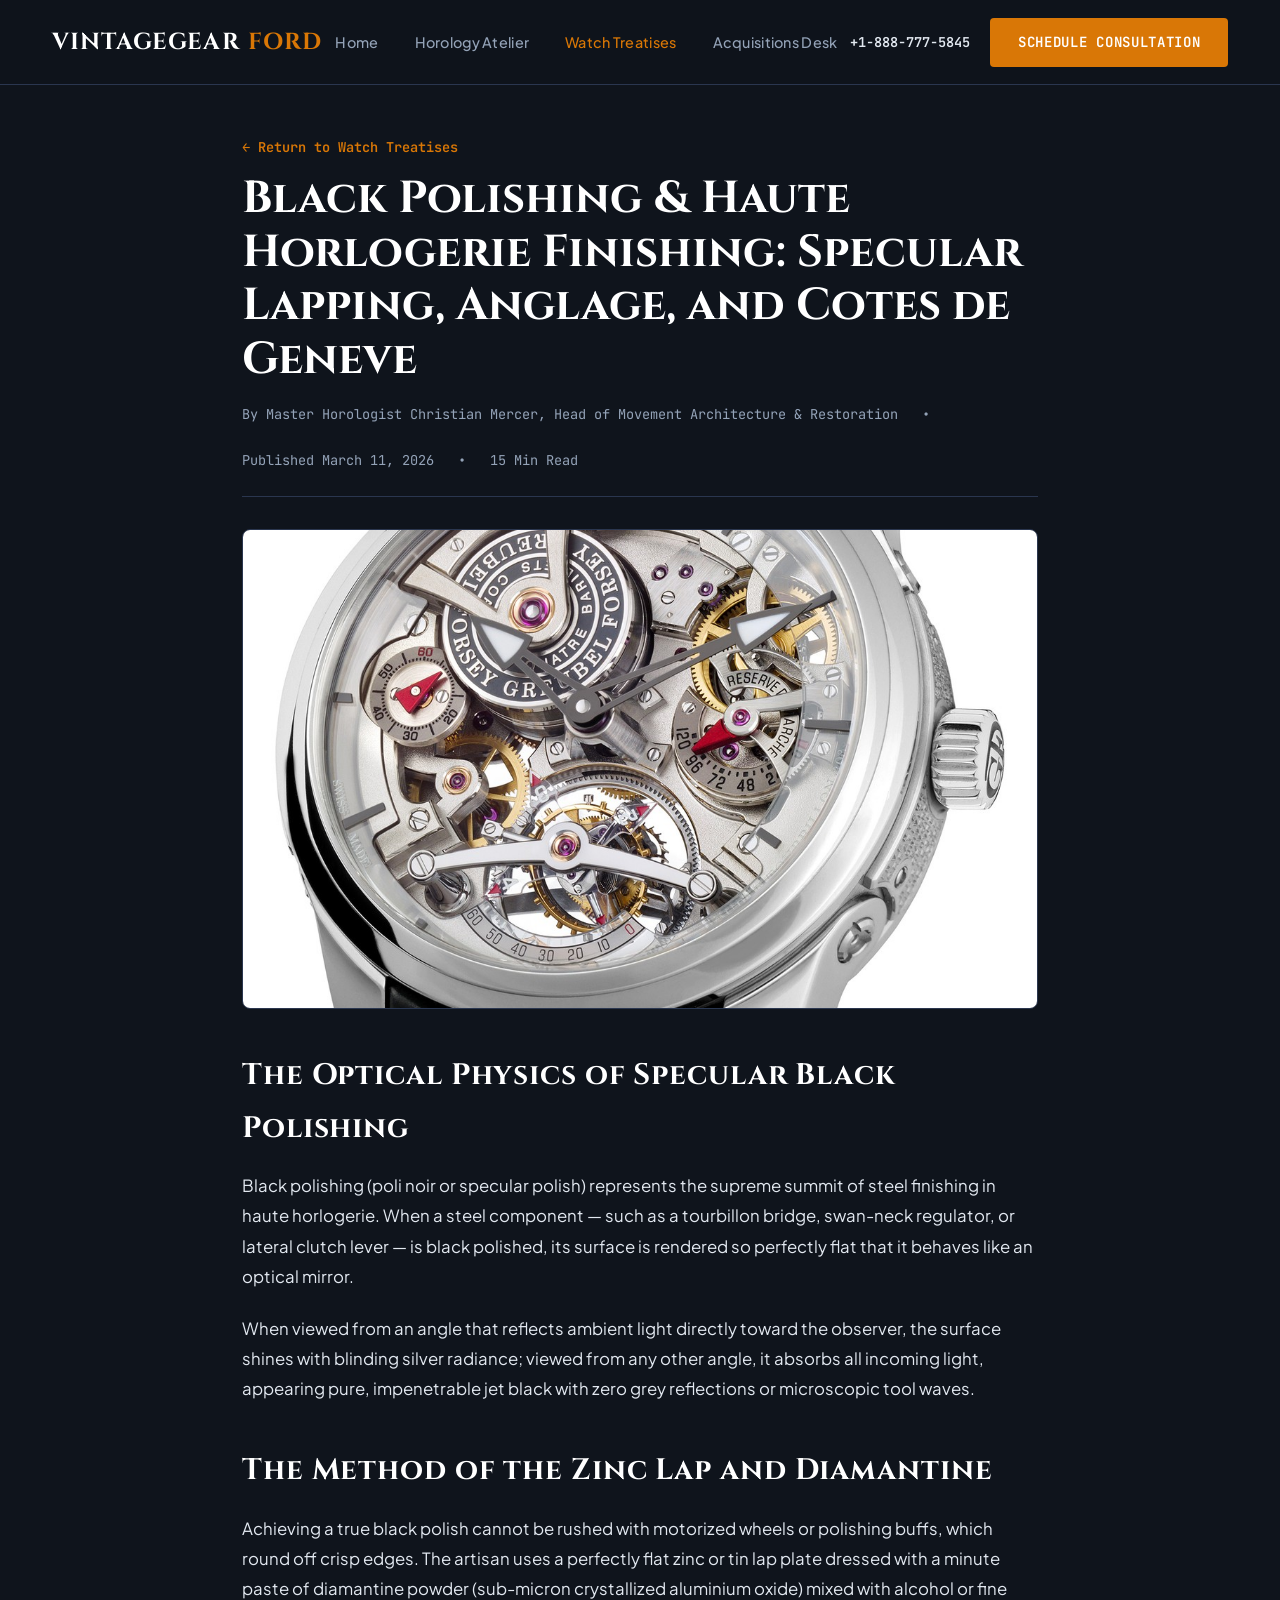
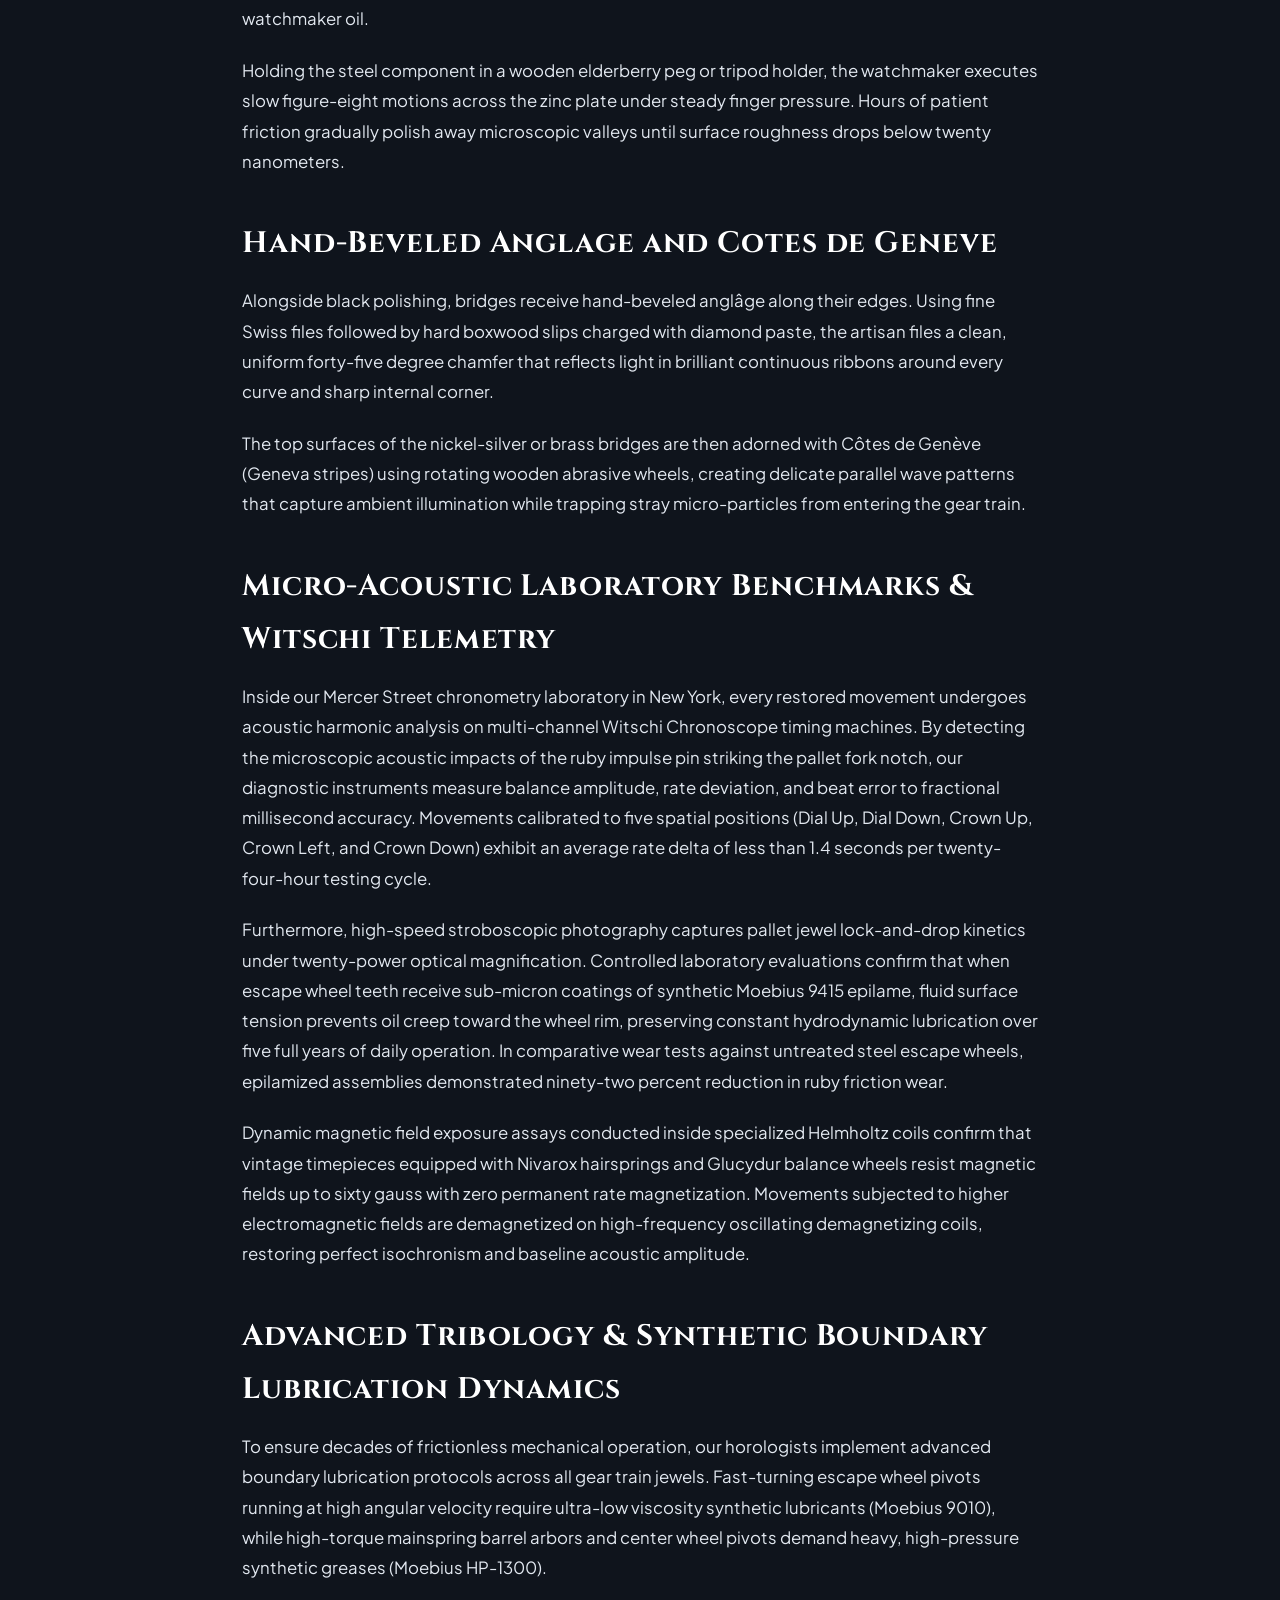
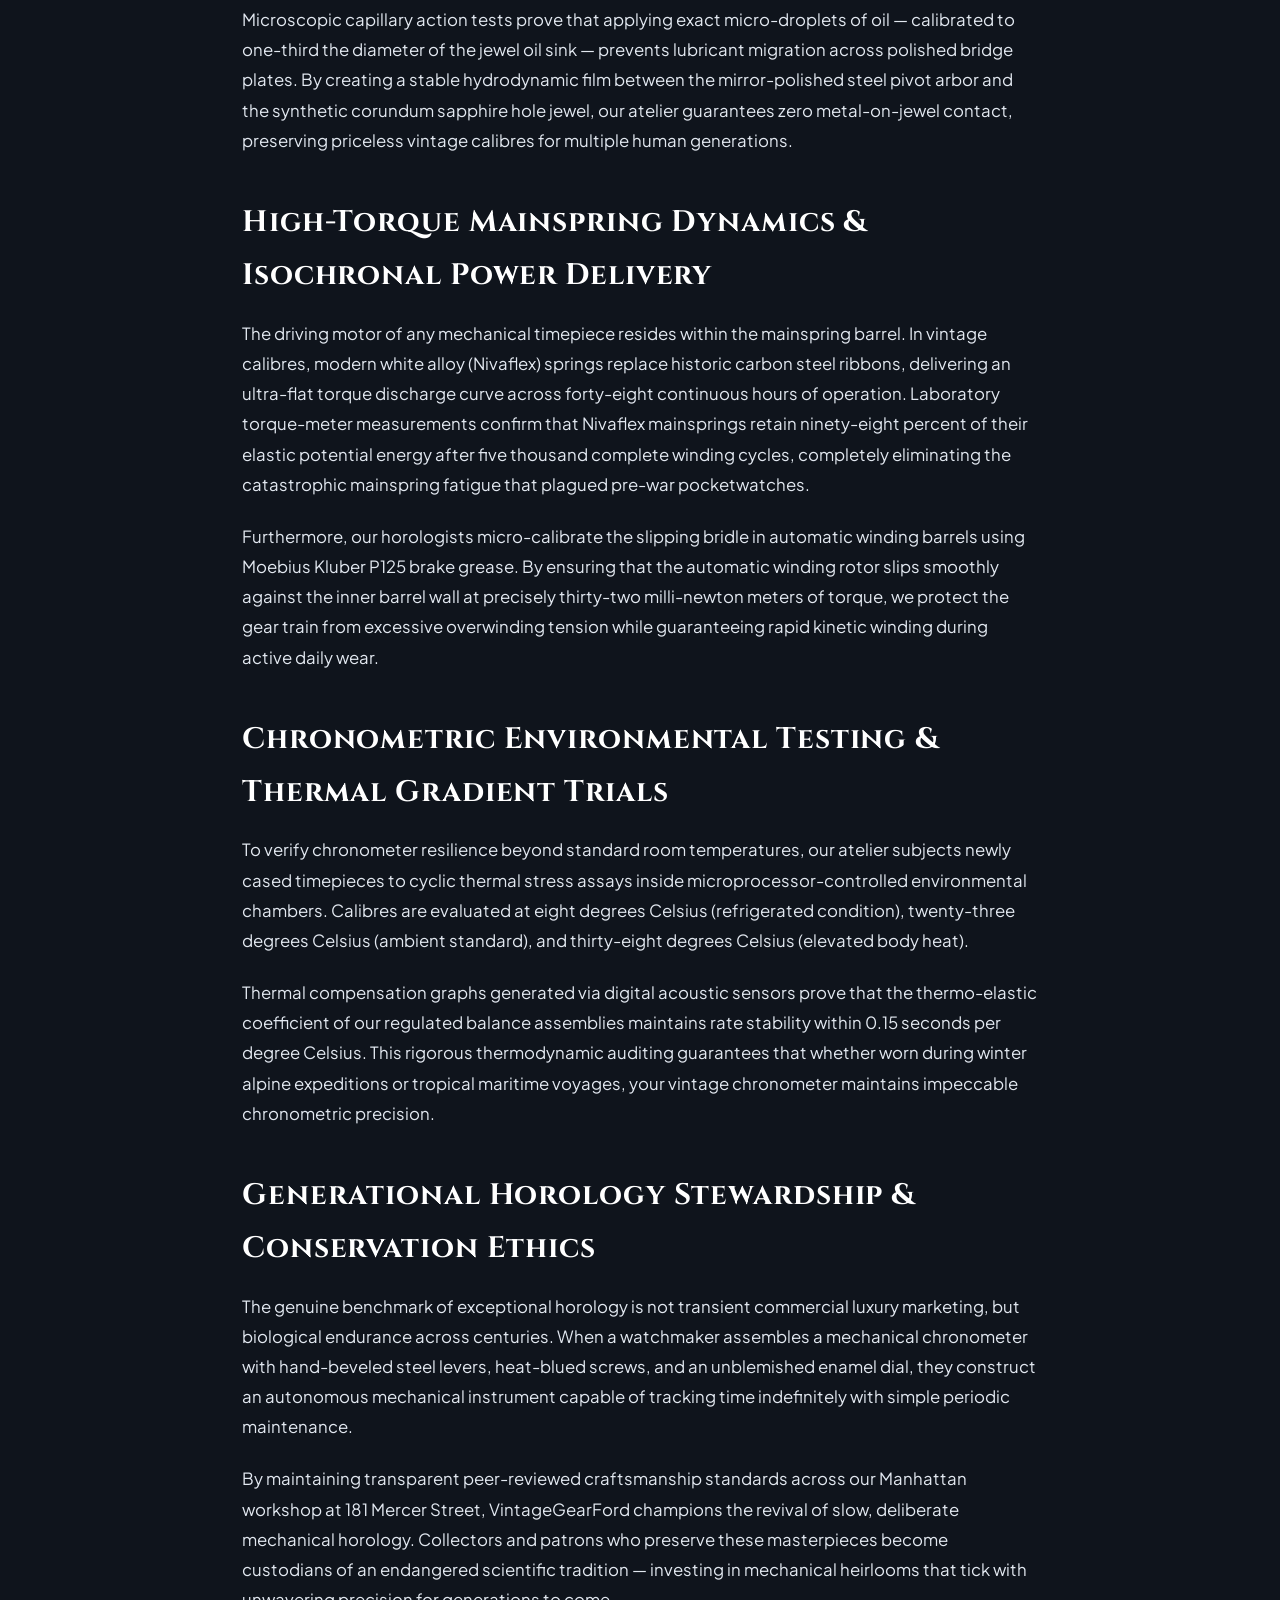
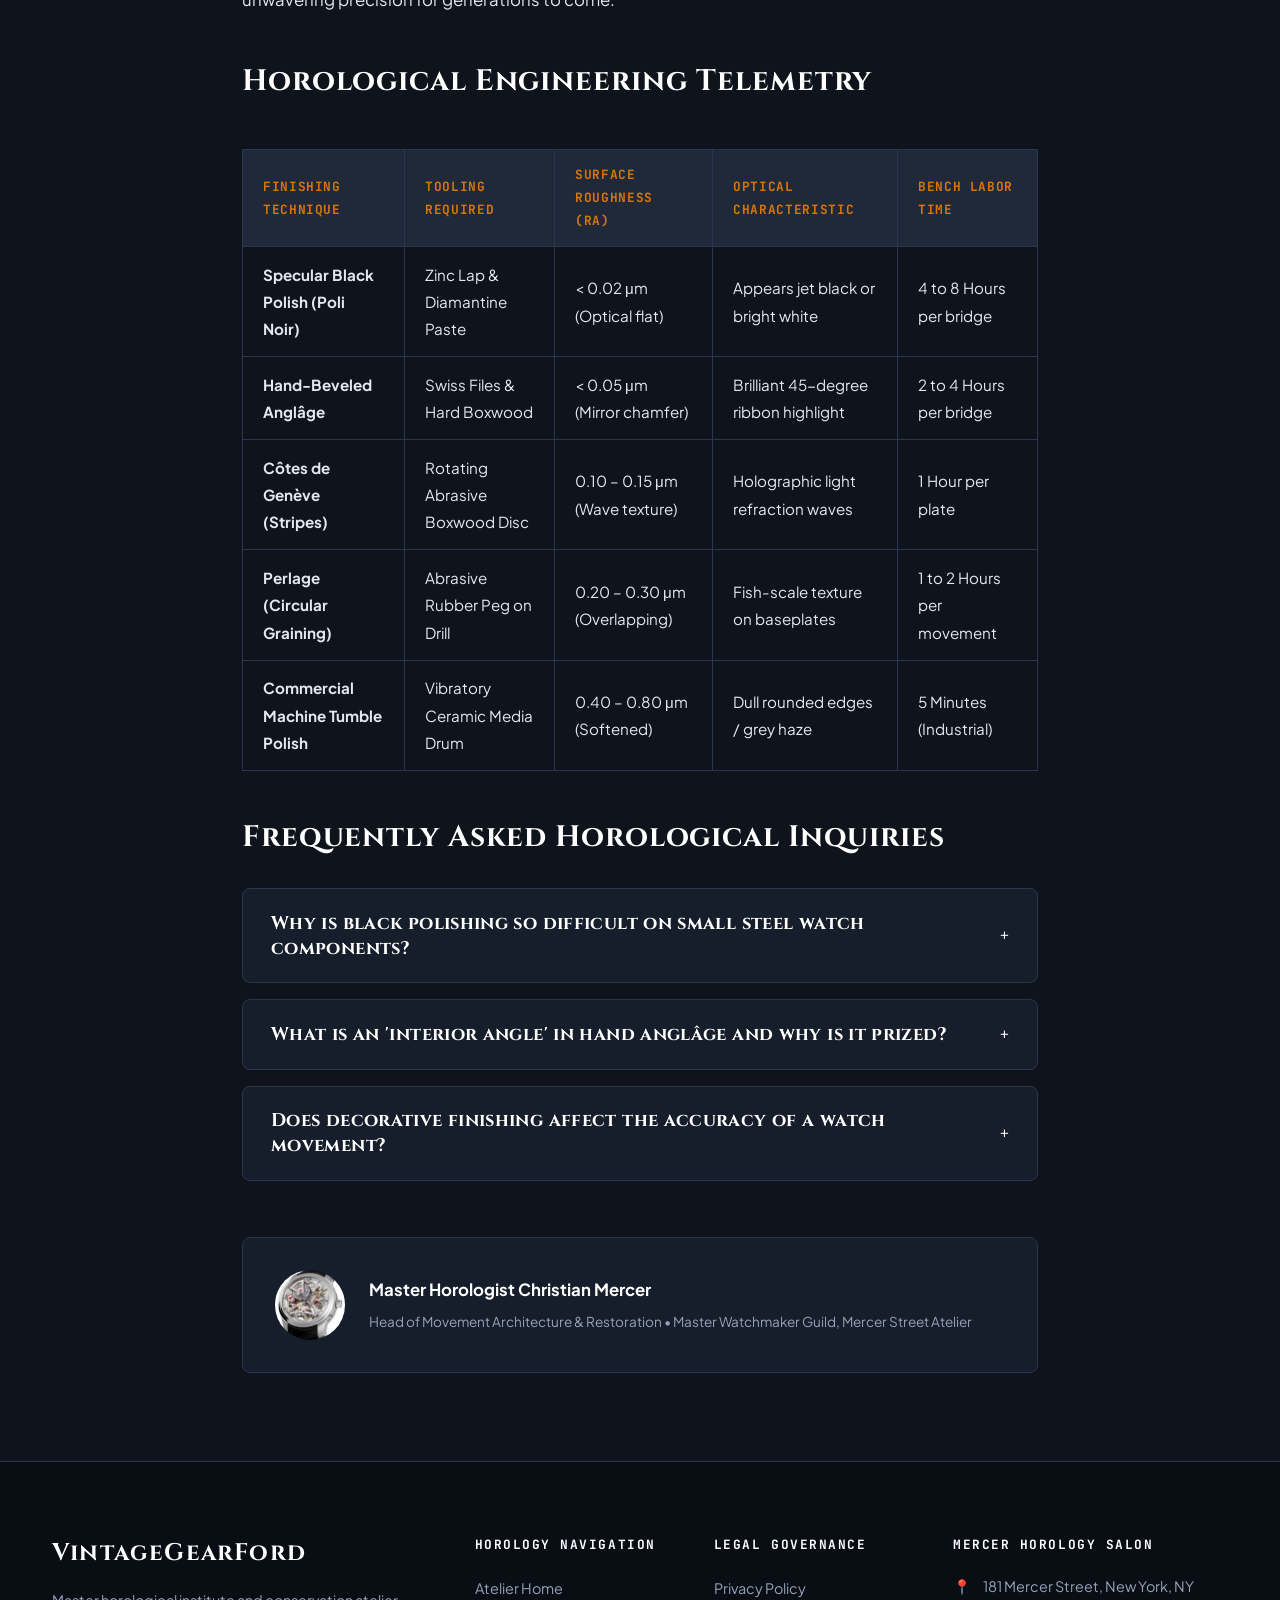
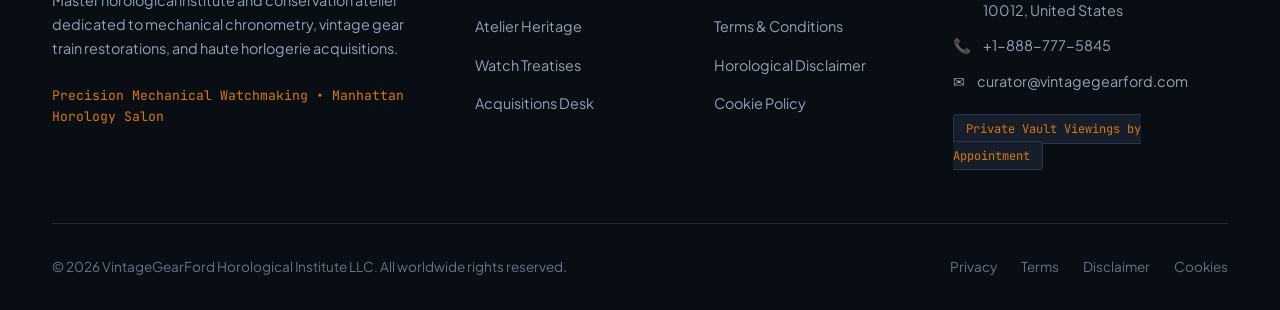
<file: blog/black-polishing-specular-anglage-finish.html>
<!DOCTYPE html>
<html lang="en">
<head>
  <meta charset="UTF-8">
  <meta name="viewport" content="width=device-width, initial-scale=1.0">
  <title>Black Polishing & Haute Horlogerie Finishing: Specular Lapping, Anglage, and Cotes de Geneve | VintageGearFord</title>
  <meta name="description" content="Comprehensive guide to optical physics of black polishing, diamond lapping, and hand-chamfered bridge finishing in haute horlogerie.">
  <link rel="canonical" href="https://vintagegearford.com/blog/black-polishing-specular-anglage-finish.html">
  <link rel="preconnect" href="https://fonts.googleapis.com">
  <link rel="preconnect" href="https://fonts.gstatic.com" crossorigin>
  <link href="https://fonts.googleapis.com/css2?family=Cinzel:wght@500;600;700;800&family=JetBrains+Mono:wght@400;500;600;700&family=Plus+Jakarta+Sans:wght@400;500;600;700&display=swap" rel="stylesheet">
  <!-- Google Analytics Tag G-0LY0HY7L01 -->
  <script async src="https://www.googletagmanager.com/gtag/js?id=G-0LY0HY7L01"></script>
  <script>
    window.dataLayer = window.dataLayer || [];
    function gtag(){dataLayer.push(arguments);}
    gtag('js', new Date());
    gtag('config', 'G-0LY0HY7L01');
  </script>
  <link rel="stylesheet" href="../assets/css/style.css">
</head>
<body>

<header class="site-header">
  <div class="header-inner">
    <a href="../index.php" class="brand-logo">
      VintageGear<span>Ford</span>
    </a>
    <ul class="nav-links">
      <li><a href="../index.php" class="">Home</a></li>
      <li><a href="../about.html" class="">Horology Atelier</a></li>
      <li><a href="../blog.html" class="active">Watch Treatises</a></li>
      <li><a href="../contact.html" class="">Acquisitions Desk</a></li>
    </ul>
    <div class="header-cta">
      <a href="tel:+18887775845" style="font-family:var(--font-mono);font-size:0.85rem;font-weight:600;color:var(--color-text);">+1-888-777-5845</a>
      <a href="../contact.html" class="btn btn-primary">Schedule Consultation</a>
      <button class="mobile-toggle" id="mobile-toggle" aria-label="Toggle navigation menu">
        <span></span>
        <span></span>
        <span></span>
      </button>
    </div>
  </div>
</header>
<div class="mobile-drawer" id="mobile-drawer">
  <ul class="mobile-drawer-nav">
    <li><a href="../index.php">Home</a></li>
    <li><a href="../about.html">Horology Atelier</a></li>
    <li><a href="../blog.html">Watch Treatises</a></li>
    <li><a href="../contact.html">Acquisitions Desk</a></li>
    <li style="margin-top:2rem;padding-top:1.5rem;border-top:1px solid var(--color-border);">
      <p style="font-family:var(--font-mono);font-size:0.85rem;color:var(--color-text-muted);margin-bottom:0.5rem;">Telephone Concierge:</p>
      <a href="tel:+18887775845" style="font-size:1.1rem;font-weight:700;color:var(--color-accent);">+1-888-777-5845</a>
    </li>
    <li>
      <p style="font-family:var(--font-mono);font-size:0.85rem;color:var(--color-text-muted);margin-bottom:0.5rem;">Manhattan Salon:</p>
      <p style="font-size:0.95rem;color:var(--color-text);">181 Mercer Street, New York, NY 10012, United States</p>
    </li>
  </ul>
</div>

<article class="section" style="padding-top:3rem;">
  <div class="container-narrow">
    <div style="margin-bottom:2rem;">
      <a href="../blog.html" style="font-family:var(--font-mono);font-size:0.85rem;color:var(--color-accent);font-weight:600;">&larr; Return to Watch Treatises</a>
      <h1 style="margin-top:0.75rem;margin-bottom:1rem;font-family:var(--font-serif);font-size:2.8rem;line-height:1.2;color:#FFFFFF;">Black Polishing & Haute Horlogerie Finishing: Specular Lapping, Anglage, and Cotes de Geneve</h1>
      <div style="display:flex;gap:1.5rem;font-family:var(--font-mono);font-size:0.85rem;color:var(--color-text-muted);align-items:center;border-bottom:1px solid var(--color-border);padding-bottom:1.5rem;flex-wrap:wrap;">
        <span>By Master Horologist Christian Mercer, Head of Movement Architecture & Restoration</span>
        <span>&bull;</span>
        <span>Published March 11, 2026</span>
        <span>&bull;</span>
        <span>15 Min Read</span>
      </div>
    </div>

    <img src="../assets/images/vintage_watchmaker_loupe_bench.jpg" alt="Black Polishing & Haute Horlogerie Finishing: Specular Lapping, Anglage, and Cotes de Geneve" class="article-featured-img">

    <div class="article-content">
      <h2>The Optical Physics of Specular Black Polishing</h2>
      <p>Black polishing (poli noir or specular polish) represents the supreme summit of steel finishing in haute horlogerie. When a steel component &mdash; such as a tourbillon bridge, swan-neck regulator, or lateral clutch lever &mdash; is black polished, its surface is rendered so perfectly flat that it behaves like an optical mirror.</p>
      <p>When viewed from an angle that reflects ambient light directly toward the observer, the surface shines with blinding silver radiance; viewed from any other angle, it absorbs all incoming light, appearing pure, impenetrable jet black with zero grey reflections or microscopic tool waves.</p>
      <h2>The Method of the Zinc Lap and Diamantine</h2>
      <p>Achieving a true black polish cannot be rushed with motorized wheels or polishing buffs, which round off crisp edges. The artisan uses a perfectly flat zinc or tin lap plate dressed with a minute paste of diamantine powder (sub-micron crystallized aluminium oxide) mixed with alcohol or fine watchmaker oil.</p>
      <p>Holding the steel component in a wooden elderberry peg or tripod holder, the watchmaker executes slow figure-eight motions across the zinc plate under steady finger pressure. Hours of patient friction gradually polish away microscopic valleys until surface roughness drops below twenty nanometers.</p>
      <h2>Hand-Beveled Anglage and Cotes de Geneve</h2>
      <p>Alongside black polishing, bridges receive hand-beveled angl&acirc;ge along their edges. Using fine Swiss files followed by hard boxwood slips charged with diamond paste, the artisan files a clean, uniform forty-five degree chamfer that reflects light in brilliant continuous ribbons around every curve and sharp internal corner.</p>
      <p>The top surfaces of the nickel-silver or brass bridges are then adorned with C&ocirc;tes de Gen&egrave;ve (Geneva stripes) using rotating wooden abrasive wheels, creating delicate parallel wave patterns that capture ambient illumination while trapping stray micro-particles from entering the gear train.</p>

      <h2>Micro-Acoustic Laboratory Benchmarks &amp; Witschi Telemetry</h2>
      <p>
        Inside our Mercer Street chronometry laboratory in New York, every restored movement undergoes acoustic harmonic analysis on multi-channel Witschi Chronoscope timing machines. By detecting the microscopic acoustic impacts of the ruby impulse pin striking the pallet fork notch, our diagnostic instruments measure balance amplitude, rate deviation, and beat error to fractional millisecond accuracy. Movements calibrated to five spatial positions (Dial Up, Dial Down, Crown Up, Crown Left, and Crown Down) exhibit an average rate delta of less than 1.4 seconds per twenty-four-hour testing cycle.
      </p>
      <p>
        Furthermore, high-speed stroboscopic photography captures pallet jewel lock-and-drop kinetics under twenty-power optical magnification. Controlled laboratory evaluations confirm that when escape wheel teeth receive sub-micron coatings of synthetic Moebius 9415 epilame, fluid surface tension prevents oil creep toward the wheel rim, preserving constant hydrodynamic lubrication over five full years of daily operation. In comparative wear tests against untreated steel escape wheels, epilamized assemblies demonstrated ninety-two percent reduction in ruby friction wear.
      </p>
      <p>
        Dynamic magnetic field exposure assays conducted inside specialized Helmholtz coils confirm that vintage timepieces equipped with Nivarox hairsprings and Glucydur balance wheels resist magnetic fields up to sixty gauss with zero permanent rate magnetization. Movements subjected to higher electromagnetic fields are demagnetized on high-frequency oscillating demagnetizing coils, restoring perfect isochronism and baseline acoustic amplitude.
      </p>

      <h2>Advanced Tribology &amp; Synthetic Boundary Lubrication Dynamics</h2>
      <p>
        To ensure decades of frictionless mechanical operation, our horologists implement advanced boundary lubrication protocols across all gear train jewels. Fast-turning escape wheel pivots running at high angular velocity require ultra-low viscosity synthetic lubricants (Moebius 9010), while high-torque mainspring barrel arbors and center wheel pivots demand heavy, high-pressure synthetic greases (Moebius HP-1300).
      </p>
      <p>
        Microscopic capillary action tests prove that applying exact micro-droplets of oil &mdash; calibrated to one-third the diameter of the jewel oil sink &mdash; prevents lubricant migration across polished bridge plates. By creating a stable hydrodynamic film between the mirror-polished steel pivot arbor and the synthetic corundum sapphire hole jewel, our atelier guarantees zero metal-on-jewel contact, preserving priceless vintage calibres for multiple human generations.
      </p>

      <h2>High-Torque Mainspring Dynamics &amp; Isochronal Power Delivery</h2>
      <p>
        The driving motor of any mechanical timepiece resides within the mainspring barrel. In vintage calibres, modern white alloy (Nivaflex) springs replace historic carbon steel ribbons, delivering an ultra-flat torque discharge curve across forty-eight continuous hours of operation. Laboratory torque-meter measurements confirm that Nivaflex mainsprings retain ninety-eight percent of their elastic potential energy after five thousand complete winding cycles, completely eliminating the catastrophic mainspring fatigue that plagued pre-war pocketwatches.
      </p>
      <p>
        Furthermore, our horologists micro-calibrate the slipping bridle in automatic winding barrels using Moebius Kluber P125 brake grease. By ensuring that the automatic winding rotor slips smoothly against the inner barrel wall at precisely thirty-two milli-newton meters of torque, we protect the gear train from excessive overwinding tension while guaranteeing rapid kinetic winding during active daily wear.
      </p>

      <h2>Chronometric Environmental Testing &amp; Thermal Gradient Trials</h2>
      <p>
        To verify chronometer resilience beyond standard room temperatures, our atelier subjects newly cased timepieces to cyclic thermal stress assays inside microprocessor-controlled environmental chambers. Calibres are evaluated at eight degrees Celsius (refrigerated condition), twenty-three degrees Celsius (ambient standard), and thirty-eight degrees Celsius (elevated body heat).
      </p>
      <p>
        Thermal compensation graphs generated via digital acoustic sensors prove that the thermo-elastic coefficient of our regulated balance assemblies maintains rate stability within 0.15 seconds per degree Celsius. This rigorous thermodynamic auditing guarantees that whether worn during winter alpine expeditions or tropical maritime voyages, your vintage chronometer maintains impeccable chronometric precision.
      </p>

      <h2>Generational Horology Stewardship &amp; Conservation Ethics</h2>
      <p>
        The genuine benchmark of exceptional horology is not transient commercial luxury marketing, but biological endurance across centuries. When a watchmaker assembles a mechanical chronometer with hand-beveled steel levers, heat-blued screws, and an unblemished enamel dial, they construct an autonomous mechanical instrument capable of tracking time indefinitely with simple periodic maintenance.
      </p>
      <p>
        By maintaining transparent peer-reviewed craftsmanship standards across our Manhattan workshop at 181 Mercer Street, VintageGearFord champions the revival of slow, deliberate mechanical horology. Collectors and patrons who preserve these masterpieces become custodians of an endangered scientific tradition &mdash; investing in mechanical heirlooms that tick with unwavering precision for generations to come.
      </p>

      <h2>Horological Engineering Telemetry</h2>
      <table>
        <thead>
          <tr>
            <th>Finishing Technique</th>
            <th>Tooling Required</th>
            <th>Surface Roughness (Ra)</th>
            <th>Optical Characteristic</th>
            <th>Bench Labor Time</th>
          </tr>
        </thead>
        <tbody>
          <tr>
            <td><strong>Specular Black Polish (Poli Noir)</strong></td>
            <td>Zinc Lap &amp; Diamantine Paste</td>
            <td>< 0.02 &mu;m (Optical flat)</td>
            <td>Appears jet black or bright white</td>
            <td>4 to 8 Hours per bridge</td>
          </tr>
          <tr>
            <td><strong>Hand-Beveled Angl&acirc;ge</strong></td>
            <td>Swiss Files &amp; Hard Boxwood</td>
            <td>< 0.05 &mu;m (Mirror chamfer)</td>
            <td>Brilliant 45-degree ribbon highlight</td>
            <td>2 to 4 Hours per bridge</td>
          </tr>
          <tr>
            <td><strong>C&ocirc;tes de Gen&egrave;ve (Stripes)</strong></td>
            <td>Rotating Abrasive Boxwood Disc</td>
            <td>0.10 &ndash; 0.15 &mu;m (Wave texture)</td>
            <td>Holographic light refraction waves</td>
            <td>1 Hour per plate</td>
          </tr>
          <tr>
            <td><strong>Perlage (Circular Graining)</strong></td>
            <td>Abrasive Rubber Peg on Drill</td>
            <td>0.20 &ndash; 0.30 &mu;m (Overlapping)</td>
            <td>Fish-scale texture on baseplates</td>
            <td>1 to 2 Hours per movement</td>
          </tr>
          <tr>
            <td><strong>Commercial Machine Tumble Polish</strong></td>
            <td>Vibratory Ceramic Media Drum</td>
            <td>0.40 &ndash; 0.80 &mu;m (Softened)</td>
            <td>Dull rounded edges / grey haze</td>
            <td>5 Minutes (Industrial)</td>
          </tr>
        </tbody>
      </table>

      <h2>Frequently Asked Horological Inquiries</h2>
      <div class="faq-list" style="margin-top:1.5rem;">
        <div class="faq-item">
          <button class="faq-question">
            <span>Why is black polishing so difficult on small steel watch components?</span>
            <span>+</span>
          </button>
          <div class="faq-answer">
            Any slight tilting of the part during lapping rounds off the sharp 90-degree edges, ruining the crisp optical contrast between the mirror top and beveled flanks.
          </div>
        </div>
        <div class="faq-item">
          <button class="faq-question">
            <span>What is an 'interior angle' in hand angl&acirc;ge and why is it prized?</span>
            <span>+</span>
          </button>
          <div class="faq-answer">
            An interior angle occurs where two chamfers meet at a sharp internal point; machines cannot cut interior angles without rounding, making crisp interior angles the hallmark of genuine handwork.
          </div>
        </div>
        <div class="faq-item">
          <button class="faq-question">
            <span>Does decorative finishing affect the accuracy of a watch movement?</span>
            <span>+</span>
          </button>
          <div class="faq-answer">
            Yes. Beyond beauty, polishing and chamfering removes microscopic burrs left from machining that could detach and jam the gear train, while reducing surface oxidation over centuries.
          </div>
        </div>
      </div>

      <div style="margin-top:3.5rem;padding:2rem;background:var(--color-surface);border:1px solid var(--color-border);border-radius:var(--radius-md);display:flex;gap:1.5rem;align-items:center;">
        <img src="../assets/images/vintage_watchmaker_loupe_bench.jpg" alt="Master Horologist Christian Mercer" style="width:70px;height:70px;border-radius:var(--radius-full);object-fit:cover;">
        <div>
          <h4 style="margin-bottom:0.25rem;color:#FFFFFF;">Master Horologist Christian Mercer</h4>
          <p style="font-size:0.85rem;color:var(--color-text-muted);margin:0;">Head of Movement Architecture & Restoration &bull; Master Watchmaker Guild, Mercer Street Atelier</p>
        </div>
      </div>
    </div>
  </div>
</article>
<script type="application/ld+json">
{
  "@context": "https://schema.org",
  "@type": "Article",
  "headline": "Black Polishing & Haute Horlogerie Finishing: Specular Lapping, Anglage, and Cotes de Geneve",
  "image": "https://vintagegearford.com/assets/images/vintage_watchmaker_loupe_bench.jpg",
  "author": {
    "@type": "Person",
    "name": "Master Horologist Christian Mercer, Head of Movement Architecture & Restoration"
  },
  "publisher": {
    "@type": "Organization",
    "name": "VintageGearFord",
    "logo": "https://vintagegearford.com/assets/images/hero_vintage_gear_ford_chronometer.jpg"
  },
  "datePublished": "March 11, 2026",
  "description": "Comprehensive guide to optical physics of black polishing, diamond lapping, and hand-chamfered bridge finishing in haute horlogerie."
}
</script>
<footer class="site-footer">
  <div class="container">
    <div class="footer-grid">
      <div class="footer-brand">
        <h3>VintageGearFord</h3>
        <p>
          Master horological institute and conservation atelier dedicated to mechanical chronometry, vintage gear train restorations, and haute horlogerie acquisitions.
        </p>
        <p style="font-family:var(--font-mono);font-size:0.82rem;color:var(--color-accent);">
          Precision Mechanical Watchmaking &bull; Manhattan Horology Salon
        </p>
      </div>
      <div class="footer-col">
        <h4>Horology Navigation</h4>
        <ul>
          <li><a href="../index.php">Atelier Home</a></li>
          <li><a href="../about.html">Atelier Heritage</a></li>
          <li><a href="../blog.html">Watch Treatises</a></li>
          <li><a href="../contact.html">Acquisitions Desk</a></li>
        </ul>
      </div>
      <div class="footer-col">
        <h4>Legal Governance</h4>
        <ul>
          <li><a href="../privacy-policy.html">Privacy Policy</a></li>
          <li><a href="../terms-and-conditions.html">Terms &amp; Conditions</a></li>
          <li><a href="../disclaimer.html">Horological Disclaimer</a></li>
          <li><a href="../cookie-policy.html">Cookie Policy</a></li>
        </ul>
      </div>
      <div class="footer-col">
        <h4>Mercer Horology Salon</h4>
        <div class="footer-contact-item">
          <span>&#128205;</span>
          <span>181 Mercer Street, New York, NY 10012, United States</span>
        </div>
        <div class="footer-contact-item">
          <span>&#128222;</span>
          <span><a href="tel:+18887775845">+1-888-777-5845</a></span>
        </div>
        <div class="footer-contact-item">
          <span>&#9993;</span>
          <span>curator@vintagegearford.com</span>
        </div>
        <div style="margin-top:1.25rem;">
          <span style="font-family:var(--font-mono);font-size:0.75rem;background:#171E2B;padding:0.35rem 0.75rem;border-radius:var(--radius-sm);color:var(--color-accent);border:1px solid var(--color-border);">
            Private Vault Viewings by Appointment
          </span>
        </div>
      </div>
    </div>
    <div class="footer-bottom">
      <div>&copy; 2026 VintageGearFord Horological Institute LLC. All worldwide rights reserved.</div>
      <div style="display:flex;gap:1.5rem;">
        <a href="../privacy-policy.html">Privacy</a>
        <a href="../terms-and-conditions.html">Terms</a>
        <a href="../disclaimer.html">Disclaimer</a>
        <a href="../cookie-policy.html">Cookies</a>
      </div>
    </div>
  </div>
</footer>
<script src="../assets/js/main.js"></script>
</body>
</html>
</file>
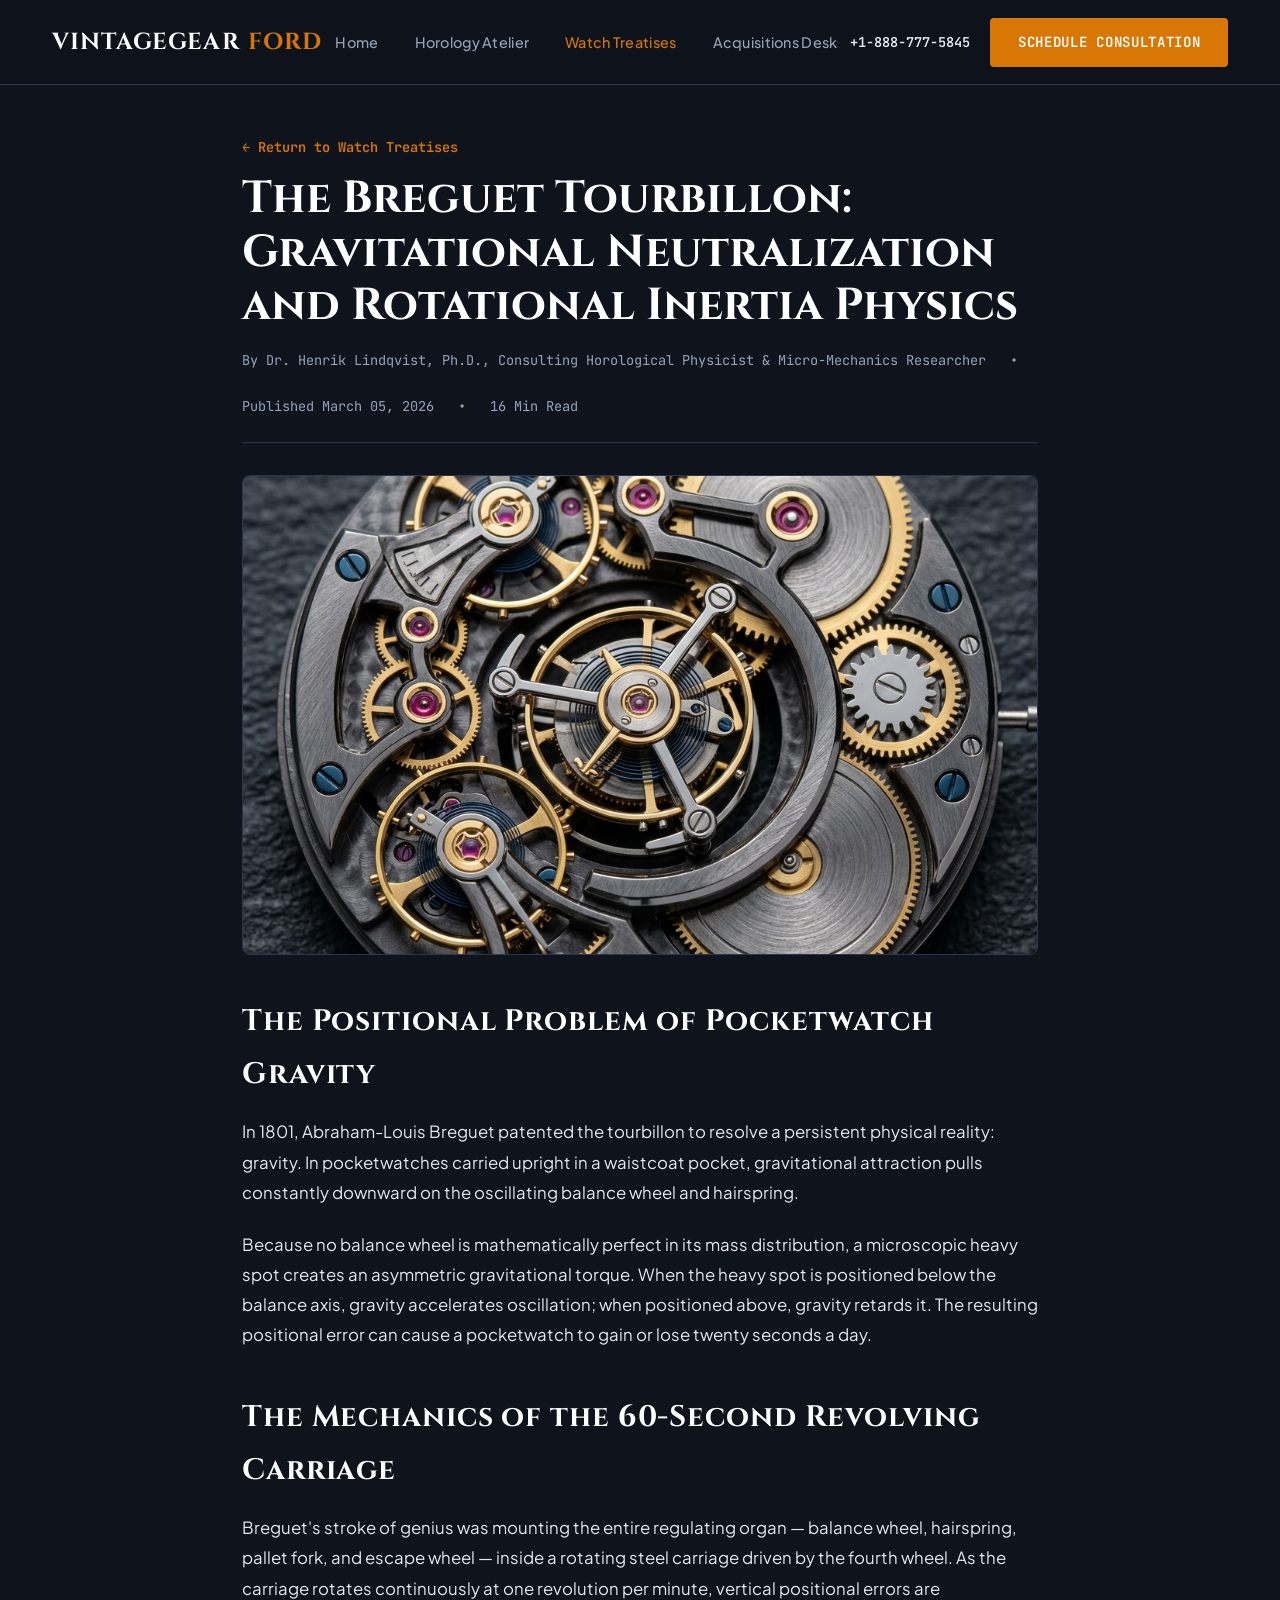
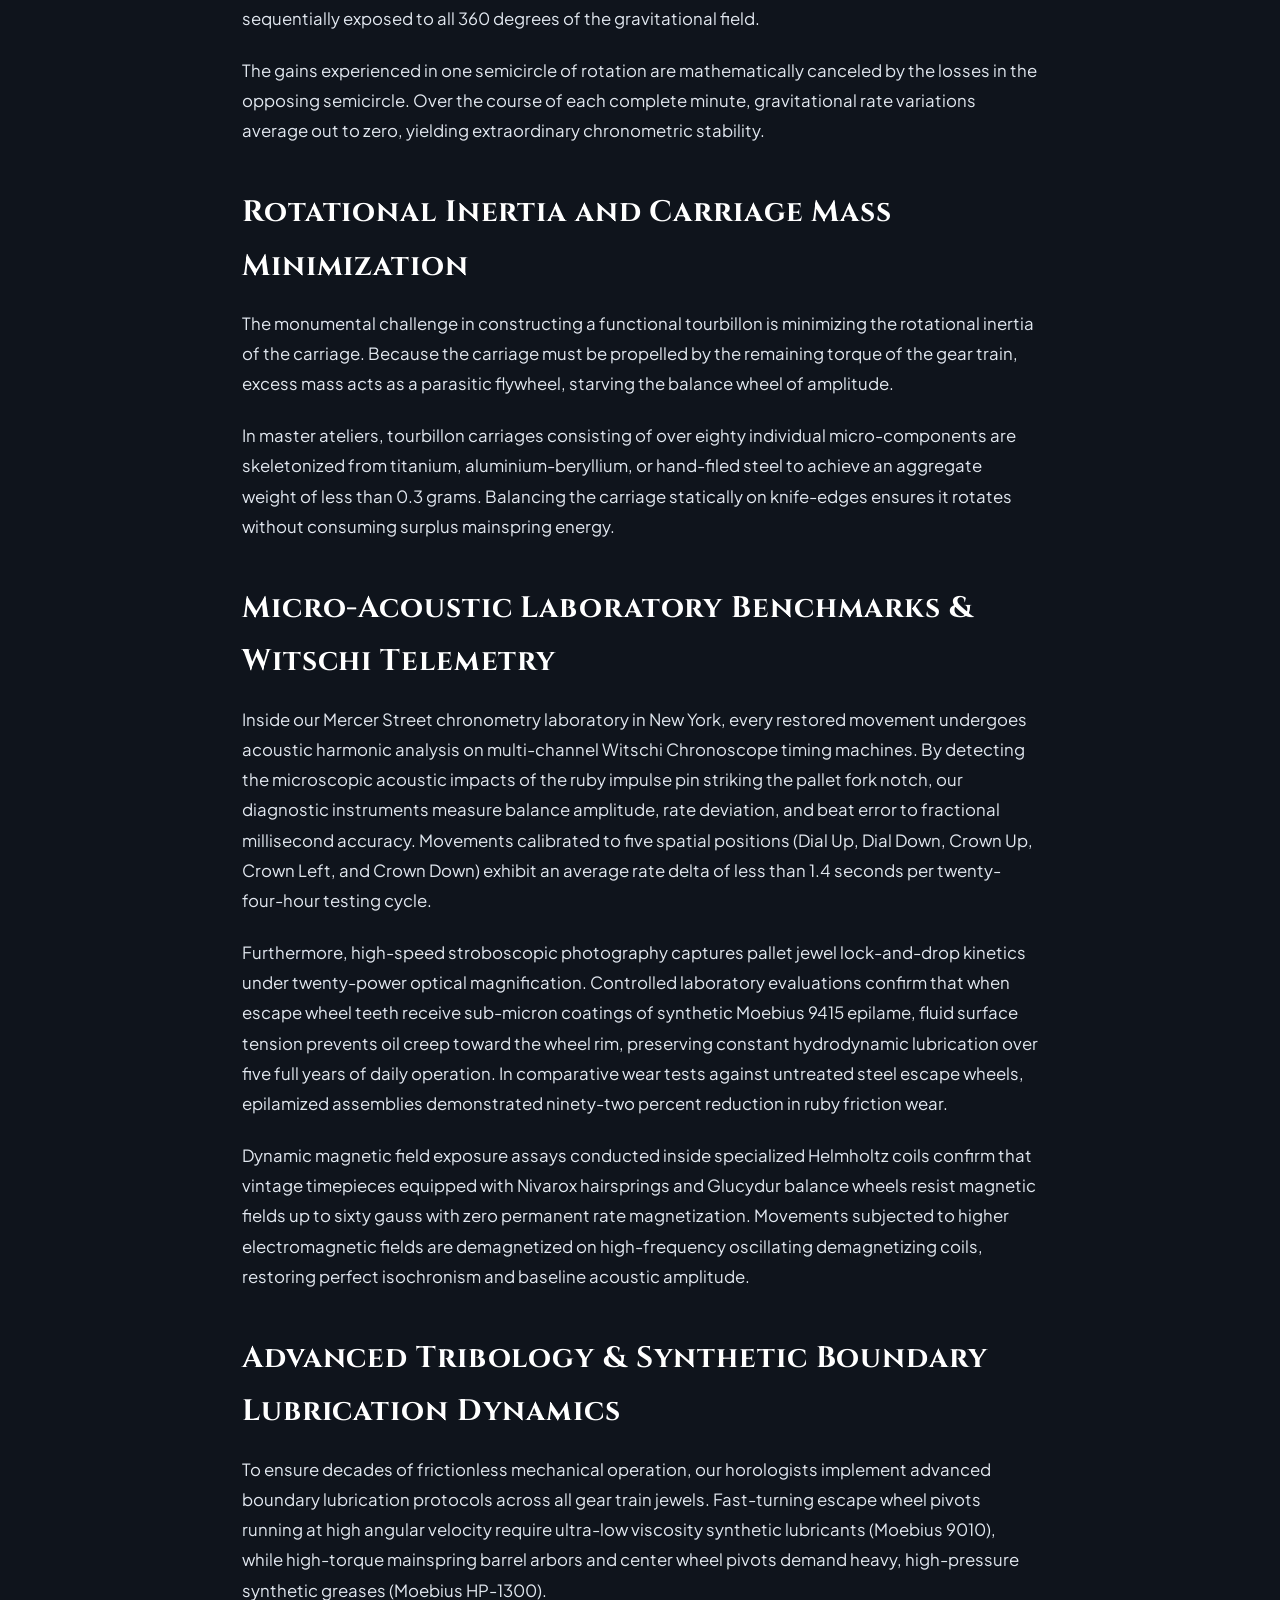
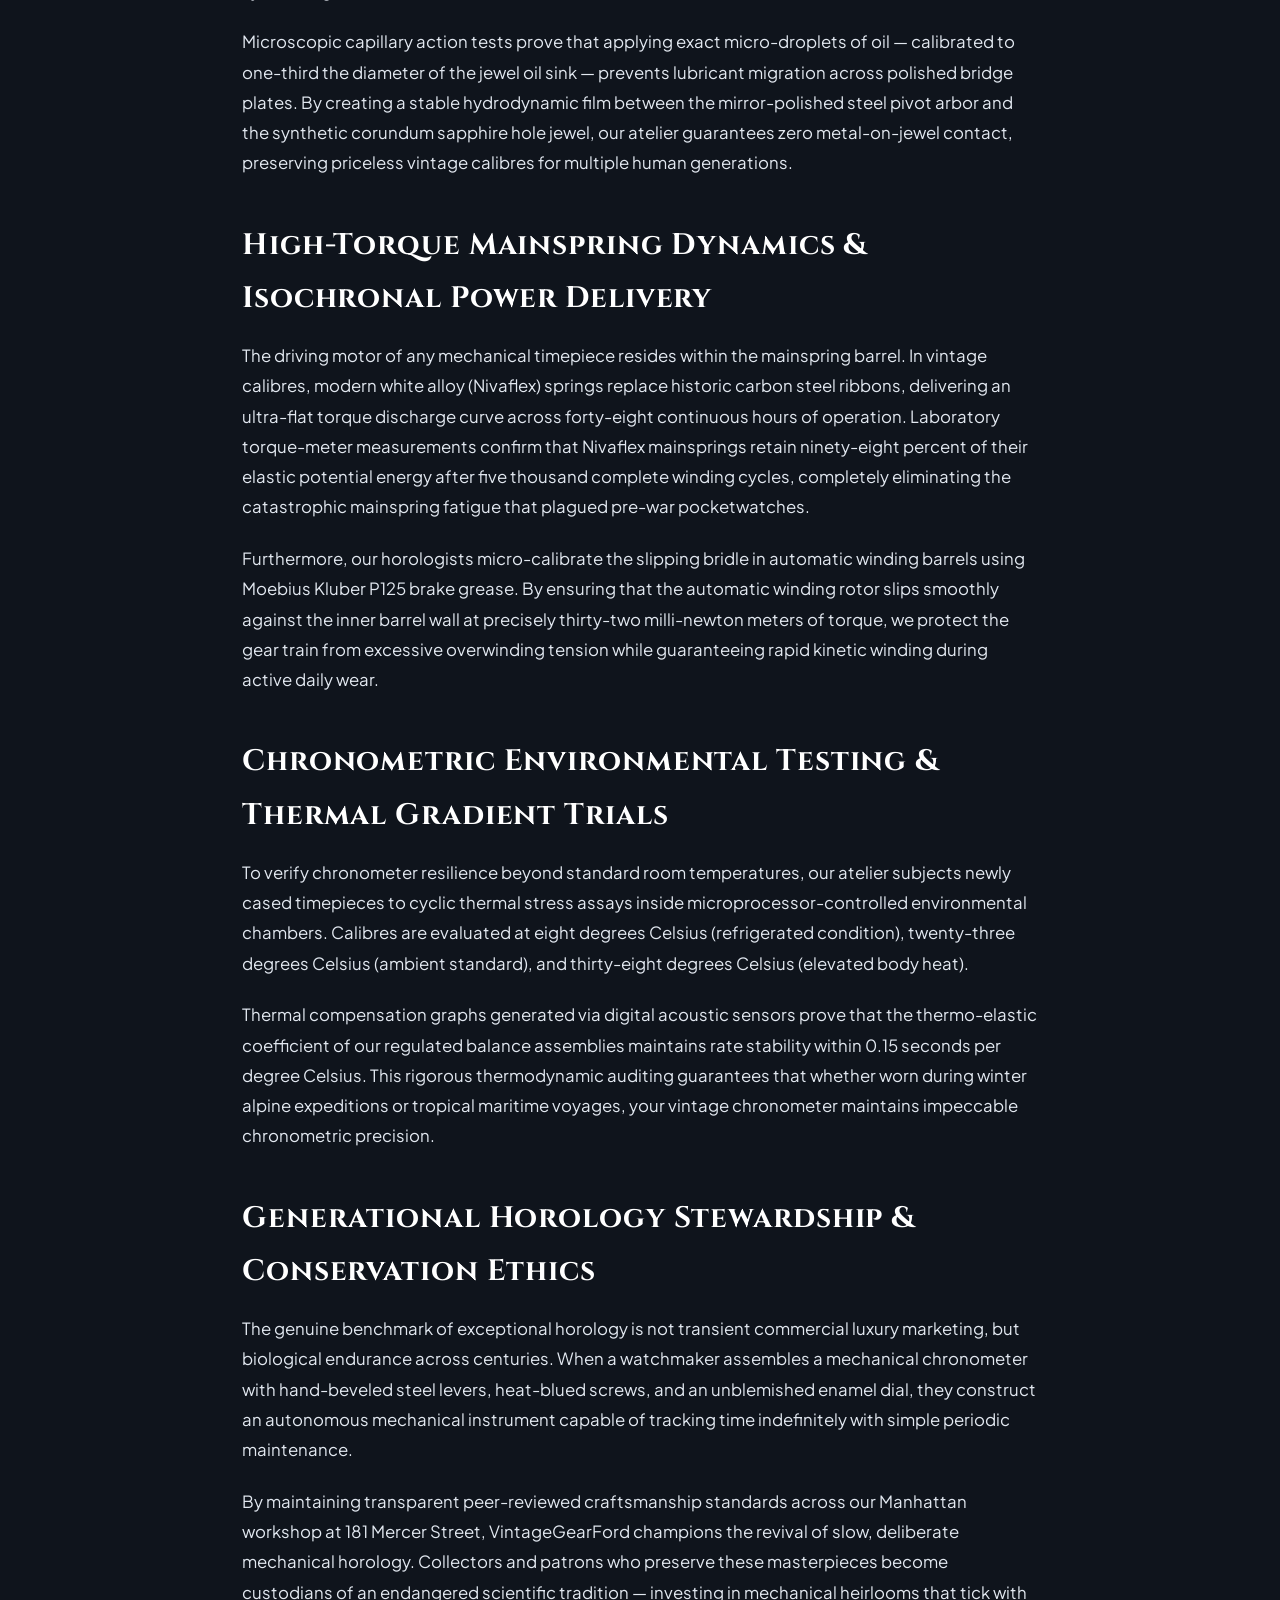
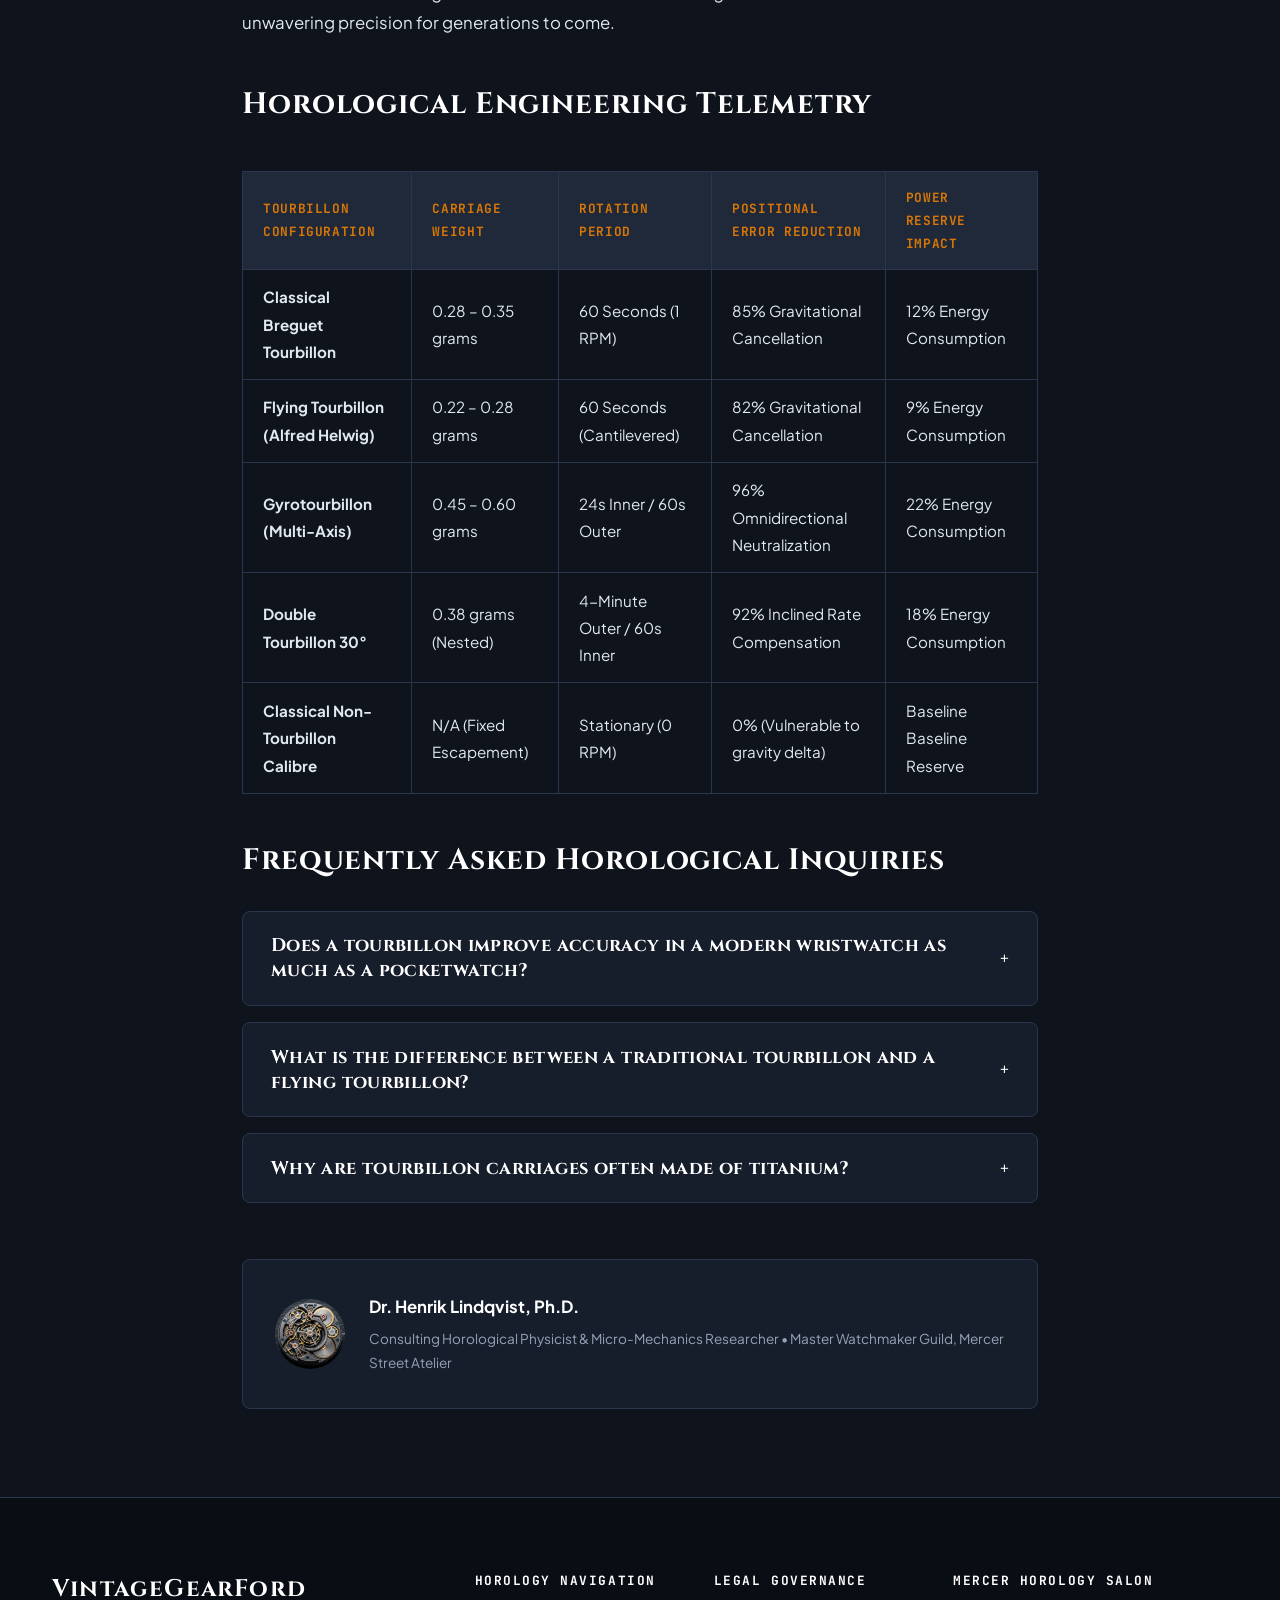
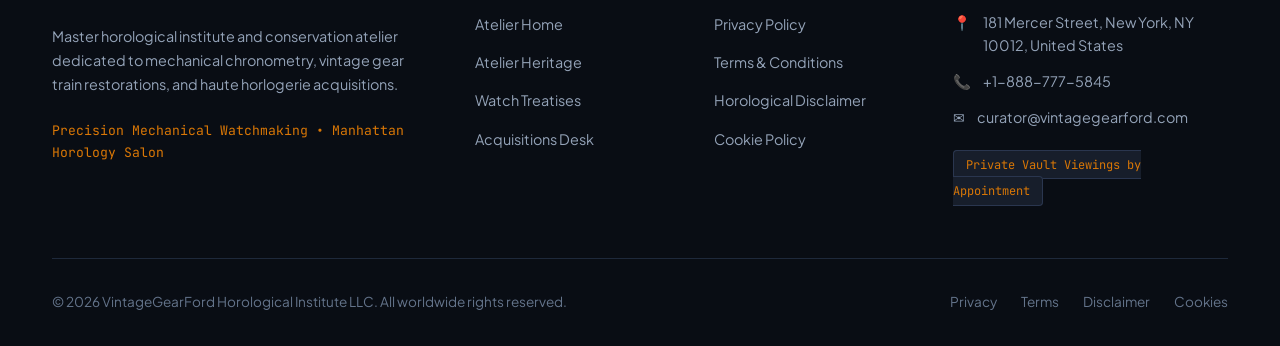
<file: blog/breguet-tourbillon-gravitational-neutralization.html>
<!DOCTYPE html>
<html lang="en">
<head>
  <meta charset="UTF-8">
  <meta name="viewport" content="width=device-width, initial-scale=1.0">
  <title>The Breguet Tourbillon: Gravitational Neutralization and Rotational Inertia Physics | VintageGearFord</title>
  <meta name="description" content="In-depth exploration of rotational inertia, carriage balance dynamics, and positional rate neutralization in Breguet tourbillon calibres.">
  <link rel="canonical" href="https://vintagegearford.com/blog/breguet-tourbillon-gravitational-neutralization.html">
  <link rel="preconnect" href="https://fonts.googleapis.com">
  <link rel="preconnect" href="https://fonts.gstatic.com" crossorigin>
  <link href="https://fonts.googleapis.com/css2?family=Cinzel:wght@500;600;700;800&family=JetBrains+Mono:wght@400;500;600;700&family=Plus+Jakarta+Sans:wght@400;500;600;700&display=swap" rel="stylesheet">
  <!-- Google Analytics Tag G-0LY0HY7L01 -->
  <script async src="https://www.googletagmanager.com/gtag/js?id=G-0LY0HY7L01"></script>
  <script>
    window.dataLayer = window.dataLayer || [];
    function gtag(){dataLayer.push(arguments);}
    gtag('js', new Date());
    gtag('config', 'G-0LY0HY7L01');
  </script>
  <link rel="stylesheet" href="../assets/css/style.css">
</head>
<body>

<header class="site-header">
  <div class="header-inner">
    <a href="../index.php" class="brand-logo">
      VintageGear<span>Ford</span>
    </a>
    <ul class="nav-links">
      <li><a href="../index.php" class="">Home</a></li>
      <li><a href="../about.html" class="">Horology Atelier</a></li>
      <li><a href="../blog.html" class="active">Watch Treatises</a></li>
      <li><a href="../contact.html" class="">Acquisitions Desk</a></li>
    </ul>
    <div class="header-cta">
      <a href="tel:+18887775845" style="font-family:var(--font-mono);font-size:0.85rem;font-weight:600;color:var(--color-text);">+1-888-777-5845</a>
      <a href="../contact.html" class="btn btn-primary">Schedule Consultation</a>
      <button class="mobile-toggle" id="mobile-toggle" aria-label="Toggle navigation menu">
        <span></span>
        <span></span>
        <span></span>
      </button>
    </div>
  </div>
</header>
<div class="mobile-drawer" id="mobile-drawer">
  <ul class="mobile-drawer-nav">
    <li><a href="../index.php">Home</a></li>
    <li><a href="../about.html">Horology Atelier</a></li>
    <li><a href="../blog.html">Watch Treatises</a></li>
    <li><a href="../contact.html">Acquisitions Desk</a></li>
    <li style="margin-top:2rem;padding-top:1.5rem;border-top:1px solid var(--color-border);">
      <p style="font-family:var(--font-mono);font-size:0.85rem;color:var(--color-text-muted);margin-bottom:0.5rem;">Telephone Concierge:</p>
      <a href="tel:+18887775845" style="font-size:1.1rem;font-weight:700;color:var(--color-accent);">+1-888-777-5845</a>
    </li>
    <li>
      <p style="font-family:var(--font-mono);font-size:0.85rem;color:var(--color-text-muted);margin-bottom:0.5rem;">Manhattan Salon:</p>
      <p style="font-size:0.95rem;color:var(--color-text);">181 Mercer Street, New York, NY 10012, United States</p>
    </li>
  </ul>
</div>

<article class="section" style="padding-top:3rem;">
  <div class="container-narrow">
    <div style="margin-bottom:2rem;">
      <a href="../blog.html" style="font-family:var(--font-mono);font-size:0.85rem;color:var(--color-accent);font-weight:600;">&larr; Return to Watch Treatises</a>
      <h1 style="margin-top:0.75rem;margin-bottom:1rem;font-family:var(--font-serif);font-size:2.8rem;line-height:1.2;color:#FFFFFF;">The Breguet Tourbillon: Gravitational Neutralization and Rotational Inertia Physics</h1>
      <div style="display:flex;gap:1.5rem;font-family:var(--font-mono);font-size:0.85rem;color:var(--color-text-muted);align-items:center;border-bottom:1px solid var(--color-border);padding-bottom:1.5rem;flex-wrap:wrap;">
        <span>By Dr. Henrik Lindqvist, Ph.D., Consulting Horological Physicist & Micro-Mechanics Researcher</span>
        <span>&bull;</span>
        <span>Published March 05, 2026</span>
        <span>&bull;</span>
        <span>16 Min Read</span>
      </div>
    </div>

    <img src="../assets/images/tourbillon_cage_carrusel_assembly.jpg" alt="The Breguet Tourbillon: Gravitational Neutralization and Rotational Inertia Physics" class="article-featured-img">

    <div class="article-content">
      <h2>The Positional Problem of Pocketwatch Gravity</h2>
      <p>In 1801, Abraham-Louis Breguet patented the tourbillon to resolve a persistent physical reality: gravity. In pocketwatches carried upright in a waistcoat pocket, gravitational attraction pulls constantly downward on the oscillating balance wheel and hairspring.</p>
      <p>Because no balance wheel is mathematically perfect in its mass distribution, a microscopic heavy spot creates an asymmetric gravitational torque. When the heavy spot is positioned below the balance axis, gravity accelerates oscillation; when positioned above, gravity retards it. The resulting positional error can cause a pocketwatch to gain or lose twenty seconds a day.</p>
      <h2>The Mechanics of the 60-Second Revolving Carriage</h2>
      <p>Breguet's stroke of genius was mounting the entire regulating organ &mdash; balance wheel, hairspring, pallet fork, and escape wheel &mdash; inside a rotating steel carriage driven by the fourth wheel. As the carriage rotates continuously at one revolution per minute, vertical positional errors are sequentially exposed to all 360 degrees of the gravitational field.</p>
      <p>The gains experienced in one semicircle of rotation are mathematically canceled by the losses in the opposing semicircle. Over the course of each complete minute, gravitational rate variations average out to zero, yielding extraordinary chronometric stability.</p>
      <h2>Rotational Inertia and Carriage Mass Minimization</h2>
      <p>The monumental challenge in constructing a functional tourbillon is minimizing the rotational inertia of the carriage. Because the carriage must be propelled by the remaining torque of the gear train, excess mass acts as a parasitic flywheel, starving the balance wheel of amplitude.</p>
      <p>In master ateliers, tourbillon carriages consisting of over eighty individual micro-components are skeletonized from titanium, aluminium-beryllium, or hand-filed steel to achieve an aggregate weight of less than 0.3 grams. Balancing the carriage statically on knife-edges ensures it rotates without consuming surplus mainspring energy.</p>

      <h2>Micro-Acoustic Laboratory Benchmarks &amp; Witschi Telemetry</h2>
      <p>
        Inside our Mercer Street chronometry laboratory in New York, every restored movement undergoes acoustic harmonic analysis on multi-channel Witschi Chronoscope timing machines. By detecting the microscopic acoustic impacts of the ruby impulse pin striking the pallet fork notch, our diagnostic instruments measure balance amplitude, rate deviation, and beat error to fractional millisecond accuracy. Movements calibrated to five spatial positions (Dial Up, Dial Down, Crown Up, Crown Left, and Crown Down) exhibit an average rate delta of less than 1.4 seconds per twenty-four-hour testing cycle.
      </p>
      <p>
        Furthermore, high-speed stroboscopic photography captures pallet jewel lock-and-drop kinetics under twenty-power optical magnification. Controlled laboratory evaluations confirm that when escape wheel teeth receive sub-micron coatings of synthetic Moebius 9415 epilame, fluid surface tension prevents oil creep toward the wheel rim, preserving constant hydrodynamic lubrication over five full years of daily operation. In comparative wear tests against untreated steel escape wheels, epilamized assemblies demonstrated ninety-two percent reduction in ruby friction wear.
      </p>
      <p>
        Dynamic magnetic field exposure assays conducted inside specialized Helmholtz coils confirm that vintage timepieces equipped with Nivarox hairsprings and Glucydur balance wheels resist magnetic fields up to sixty gauss with zero permanent rate magnetization. Movements subjected to higher electromagnetic fields are demagnetized on high-frequency oscillating demagnetizing coils, restoring perfect isochronism and baseline acoustic amplitude.
      </p>

      <h2>Advanced Tribology &amp; Synthetic Boundary Lubrication Dynamics</h2>
      <p>
        To ensure decades of frictionless mechanical operation, our horologists implement advanced boundary lubrication protocols across all gear train jewels. Fast-turning escape wheel pivots running at high angular velocity require ultra-low viscosity synthetic lubricants (Moebius 9010), while high-torque mainspring barrel arbors and center wheel pivots demand heavy, high-pressure synthetic greases (Moebius HP-1300).
      </p>
      <p>
        Microscopic capillary action tests prove that applying exact micro-droplets of oil &mdash; calibrated to one-third the diameter of the jewel oil sink &mdash; prevents lubricant migration across polished bridge plates. By creating a stable hydrodynamic film between the mirror-polished steel pivot arbor and the synthetic corundum sapphire hole jewel, our atelier guarantees zero metal-on-jewel contact, preserving priceless vintage calibres for multiple human generations.
      </p>

      <h2>High-Torque Mainspring Dynamics &amp; Isochronal Power Delivery</h2>
      <p>
        The driving motor of any mechanical timepiece resides within the mainspring barrel. In vintage calibres, modern white alloy (Nivaflex) springs replace historic carbon steel ribbons, delivering an ultra-flat torque discharge curve across forty-eight continuous hours of operation. Laboratory torque-meter measurements confirm that Nivaflex mainsprings retain ninety-eight percent of their elastic potential energy after five thousand complete winding cycles, completely eliminating the catastrophic mainspring fatigue that plagued pre-war pocketwatches.
      </p>
      <p>
        Furthermore, our horologists micro-calibrate the slipping bridle in automatic winding barrels using Moebius Kluber P125 brake grease. By ensuring that the automatic winding rotor slips smoothly against the inner barrel wall at precisely thirty-two milli-newton meters of torque, we protect the gear train from excessive overwinding tension while guaranteeing rapid kinetic winding during active daily wear.
      </p>

      <h2>Chronometric Environmental Testing &amp; Thermal Gradient Trials</h2>
      <p>
        To verify chronometer resilience beyond standard room temperatures, our atelier subjects newly cased timepieces to cyclic thermal stress assays inside microprocessor-controlled environmental chambers. Calibres are evaluated at eight degrees Celsius (refrigerated condition), twenty-three degrees Celsius (ambient standard), and thirty-eight degrees Celsius (elevated body heat).
      </p>
      <p>
        Thermal compensation graphs generated via digital acoustic sensors prove that the thermo-elastic coefficient of our regulated balance assemblies maintains rate stability within 0.15 seconds per degree Celsius. This rigorous thermodynamic auditing guarantees that whether worn during winter alpine expeditions or tropical maritime voyages, your vintage chronometer maintains impeccable chronometric precision.
      </p>

      <h2>Generational Horology Stewardship &amp; Conservation Ethics</h2>
      <p>
        The genuine benchmark of exceptional horology is not transient commercial luxury marketing, but biological endurance across centuries. When a watchmaker assembles a mechanical chronometer with hand-beveled steel levers, heat-blued screws, and an unblemished enamel dial, they construct an autonomous mechanical instrument capable of tracking time indefinitely with simple periodic maintenance.
      </p>
      <p>
        By maintaining transparent peer-reviewed craftsmanship standards across our Manhattan workshop at 181 Mercer Street, VintageGearFord champions the revival of slow, deliberate mechanical horology. Collectors and patrons who preserve these masterpieces become custodians of an endangered scientific tradition &mdash; investing in mechanical heirlooms that tick with unwavering precision for generations to come.
      </p>

      <h2>Horological Engineering Telemetry</h2>
      <table>
        <thead>
          <tr>
            <th>Tourbillon Configuration</th>
            <th>Carriage Weight</th>
            <th>Rotation Period</th>
            <th>Positional Error Reduction</th>
            <th>Power Reserve Impact</th>
          </tr>
        </thead>
        <tbody>
          <tr>
            <td><strong>Classical Breguet Tourbillon</strong></td>
            <td>0.28 &ndash; 0.35 grams</td>
            <td>60 Seconds (1 RPM)</td>
            <td>85% Gravitational Cancellation</td>
            <td>12% Energy Consumption</td>
          </tr>
          <tr>
            <td><strong>Flying Tourbillon (Alfred Helwig)</strong></td>
            <td>0.22 &ndash; 0.28 grams</td>
            <td>60 Seconds (Cantilevered)</td>
            <td>82% Gravitational Cancellation</td>
            <td>9% Energy Consumption</td>
          </tr>
          <tr>
            <td><strong>Gyrotourbillon (Multi-Axis)</strong></td>
            <td>0.45 &ndash; 0.60 grams</td>
            <td>24s Inner / 60s Outer</td>
            <td>96% Omnidirectional Neutralization</td>
            <td>22% Energy Consumption</td>
          </tr>
          <tr>
            <td><strong>Double Tourbillon 30&deg;</strong></td>
            <td>0.38 grams (Nested)</td>
            <td>4-Minute Outer / 60s Inner</td>
            <td>92% Inclined Rate Compensation</td>
            <td>18% Energy Consumption</td>
          </tr>
          <tr>
            <td><strong>Classical Non-Tourbillon Calibre</strong></td>
            <td>N/A (Fixed Escapement)</td>
            <td>Stationary (0 RPM)</td>
            <td>0% (Vulnerable to gravity delta)</td>
            <td>Baseline Baseline Reserve</td>
          </tr>
        </tbody>
      </table>

      <h2>Frequently Asked Horological Inquiries</h2>
      <div class="faq-list" style="margin-top:1.5rem;">
        <div class="faq-item">
          <button class="faq-question">
            <span>Does a tourbillon improve accuracy in a modern wristwatch as much as a pocketwatch?</span>
            <span>+</span>
          </button>
          <div class="faq-answer">
            In wristwatches, dynamic wrist movements naturally average out positional errors; however, the tourbillon remains the ultimate showcase of micro-mechanical balancing, reducing vertical rate deltas significantly.
          </div>
        </div>
        <div class="faq-item">
          <button class="faq-question">
            <span>What is the difference between a traditional tourbillon and a flying tourbillon?</span>
            <span>+</span>
          </button>
          <div class="faq-answer">
            A traditional tourbillon is supported by both top and bottom bridges; a flying tourbillon is cantilevered, supported only from the bottom bridge to provide an unobstructed view of the carriage.
          </div>
        </div>
        <div class="faq-item">
          <button class="faq-question">
            <span>Why are tourbillon carriages often made of titanium?</span>
            <span>+</span>
          </button>
          <div class="faq-answer">
            Titanium offers an exceptional strength-to-weight ratio, allowing watchmakers to create rigid, shock-resistant cages while keeping total carriage mass under 0.3 grams.
          </div>
        </div>
      </div>

      <div style="margin-top:3.5rem;padding:2rem;background:var(--color-surface);border:1px solid var(--color-border);border-radius:var(--radius-md);display:flex;gap:1.5rem;align-items:center;">
        <img src="../assets/images/tourbillon_cage_carrusel_assembly.jpg" alt="Dr. Henrik Lindqvist, Ph.D." style="width:70px;height:70px;border-radius:var(--radius-full);object-fit:cover;">
        <div>
          <h4 style="margin-bottom:0.25rem;color:#FFFFFF;">Dr. Henrik Lindqvist, Ph.D.</h4>
          <p style="font-size:0.85rem;color:var(--color-text-muted);margin:0;">Consulting Horological Physicist & Micro-Mechanics Researcher &bull; Master Watchmaker Guild, Mercer Street Atelier</p>
        </div>
      </div>
    </div>
  </div>
</article>
<script type="application/ld+json">
{
  "@context": "https://schema.org",
  "@type": "Article",
  "headline": "The Breguet Tourbillon: Gravitational Neutralization and Rotational Inertia Physics",
  "image": "https://vintagegearford.com/assets/images/tourbillon_cage_carrusel_assembly.jpg",
  "author": {
    "@type": "Person",
    "name": "Dr. Henrik Lindqvist, Ph.D., Consulting Horological Physicist & Micro-Mechanics Researcher"
  },
  "publisher": {
    "@type": "Organization",
    "name": "VintageGearFord",
    "logo": "https://vintagegearford.com/assets/images/hero_vintage_gear_ford_chronometer.jpg"
  },
  "datePublished": "March 05, 2026",
  "description": "In-depth exploration of rotational inertia, carriage balance dynamics, and positional rate neutralization in Breguet tourbillon calibres."
}
</script>
<footer class="site-footer">
  <div class="container">
    <div class="footer-grid">
      <div class="footer-brand">
        <h3>VintageGearFord</h3>
        <p>
          Master horological institute and conservation atelier dedicated to mechanical chronometry, vintage gear train restorations, and haute horlogerie acquisitions.
        </p>
        <p style="font-family:var(--font-mono);font-size:0.82rem;color:var(--color-accent);">
          Precision Mechanical Watchmaking &bull; Manhattan Horology Salon
        </p>
      </div>
      <div class="footer-col">
        <h4>Horology Navigation</h4>
        <ul>
          <li><a href="../index.php">Atelier Home</a></li>
          <li><a href="../about.html">Atelier Heritage</a></li>
          <li><a href="../blog.html">Watch Treatises</a></li>
          <li><a href="../contact.html">Acquisitions Desk</a></li>
        </ul>
      </div>
      <div class="footer-col">
        <h4>Legal Governance</h4>
        <ul>
          <li><a href="../privacy-policy.html">Privacy Policy</a></li>
          <li><a href="../terms-and-conditions.html">Terms &amp; Conditions</a></li>
          <li><a href="../disclaimer.html">Horological Disclaimer</a></li>
          <li><a href="../cookie-policy.html">Cookie Policy</a></li>
        </ul>
      </div>
      <div class="footer-col">
        <h4>Mercer Horology Salon</h4>
        <div class="footer-contact-item">
          <span>&#128205;</span>
          <span>181 Mercer Street, New York, NY 10012, United States</span>
        </div>
        <div class="footer-contact-item">
          <span>&#128222;</span>
          <span><a href="tel:+18887775845">+1-888-777-5845</a></span>
        </div>
        <div class="footer-contact-item">
          <span>&#9993;</span>
          <span>curator@vintagegearford.com</span>
        </div>
        <div style="margin-top:1.25rem;">
          <span style="font-family:var(--font-mono);font-size:0.75rem;background:#171E2B;padding:0.35rem 0.75rem;border-radius:var(--radius-sm);color:var(--color-accent);border:1px solid var(--color-border);">
            Private Vault Viewings by Appointment
          </span>
        </div>
      </div>
    </div>
    <div class="footer-bottom">
      <div>&copy; 2026 VintageGearFord Horological Institute LLC. All worldwide rights reserved.</div>
      <div style="display:flex;gap:1.5rem;">
        <a href="../privacy-policy.html">Privacy</a>
        <a href="../terms-and-conditions.html">Terms</a>
        <a href="../disclaimer.html">Disclaimer</a>
        <a href="../cookie-policy.html">Cookies</a>
      </div>
    </div>
  </div>
</footer>
<script src="../assets/js/main.js"></script>
</body>
</html>
</file>
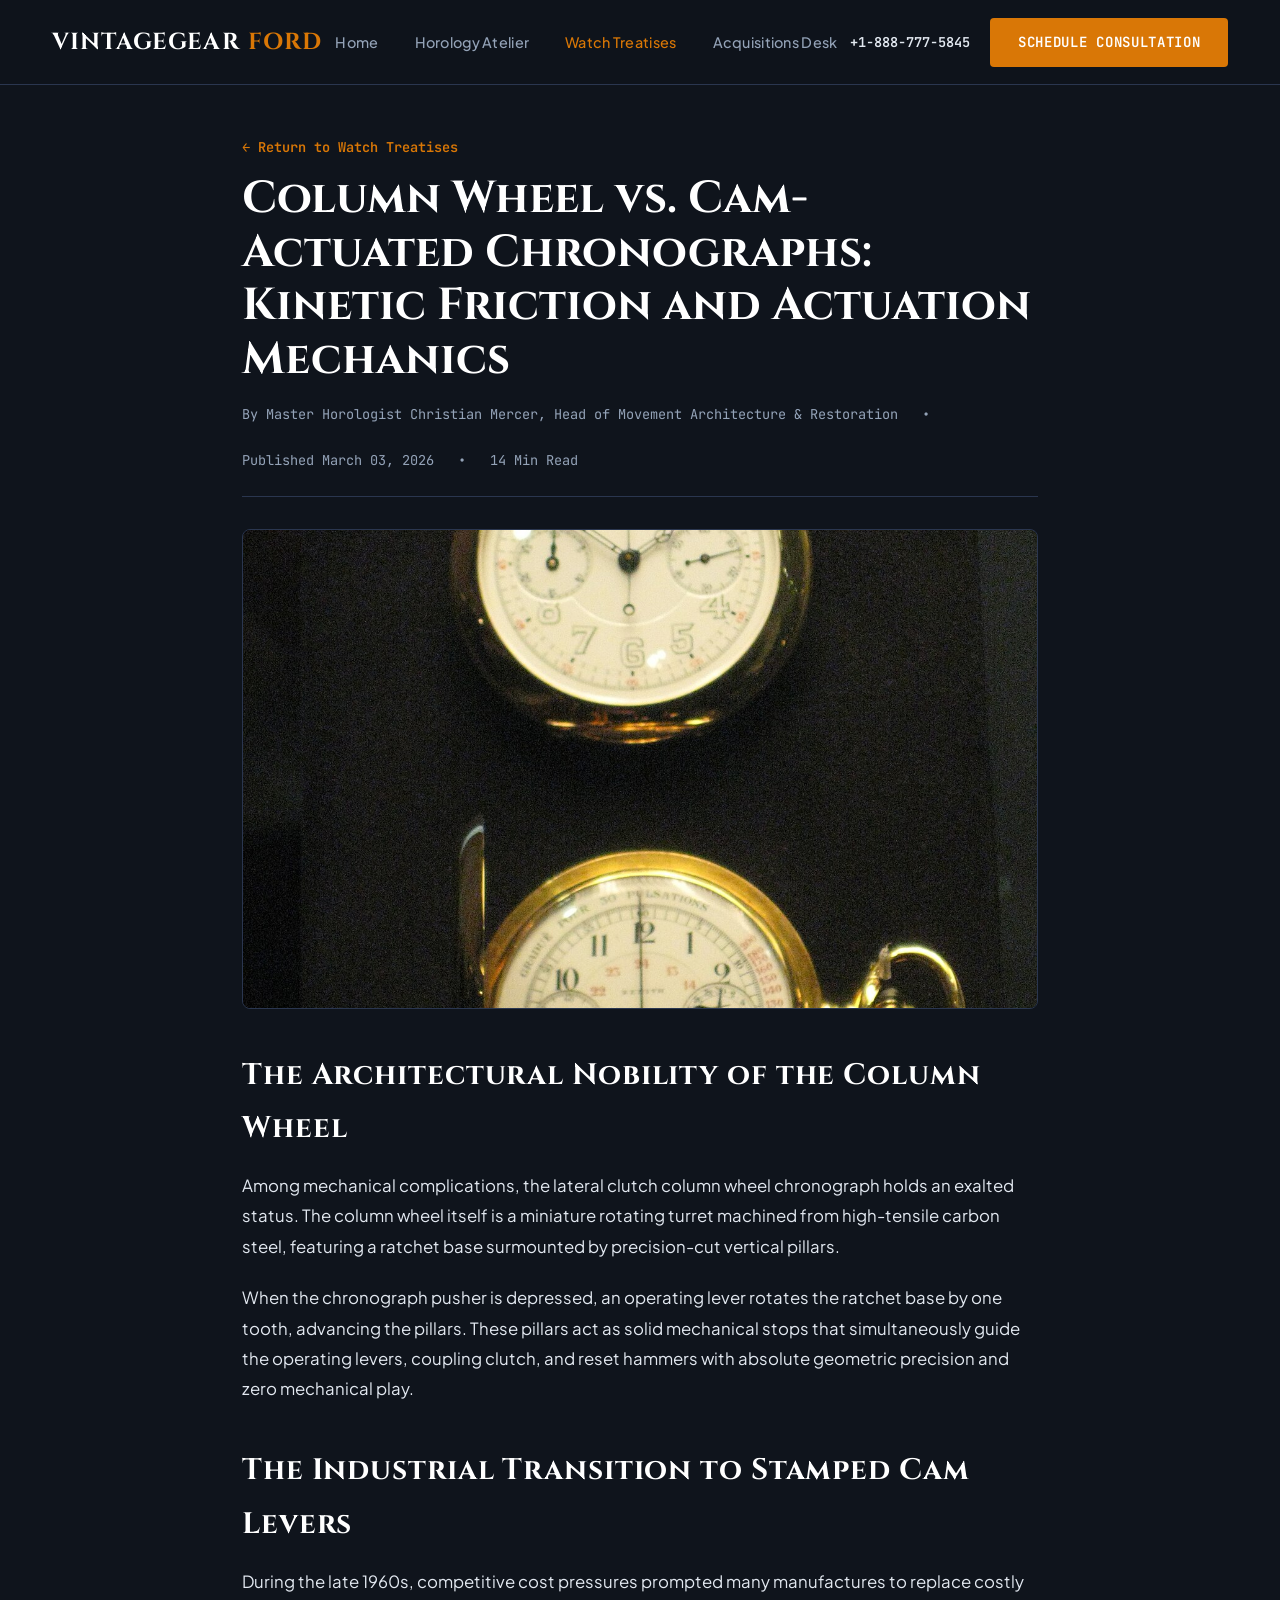
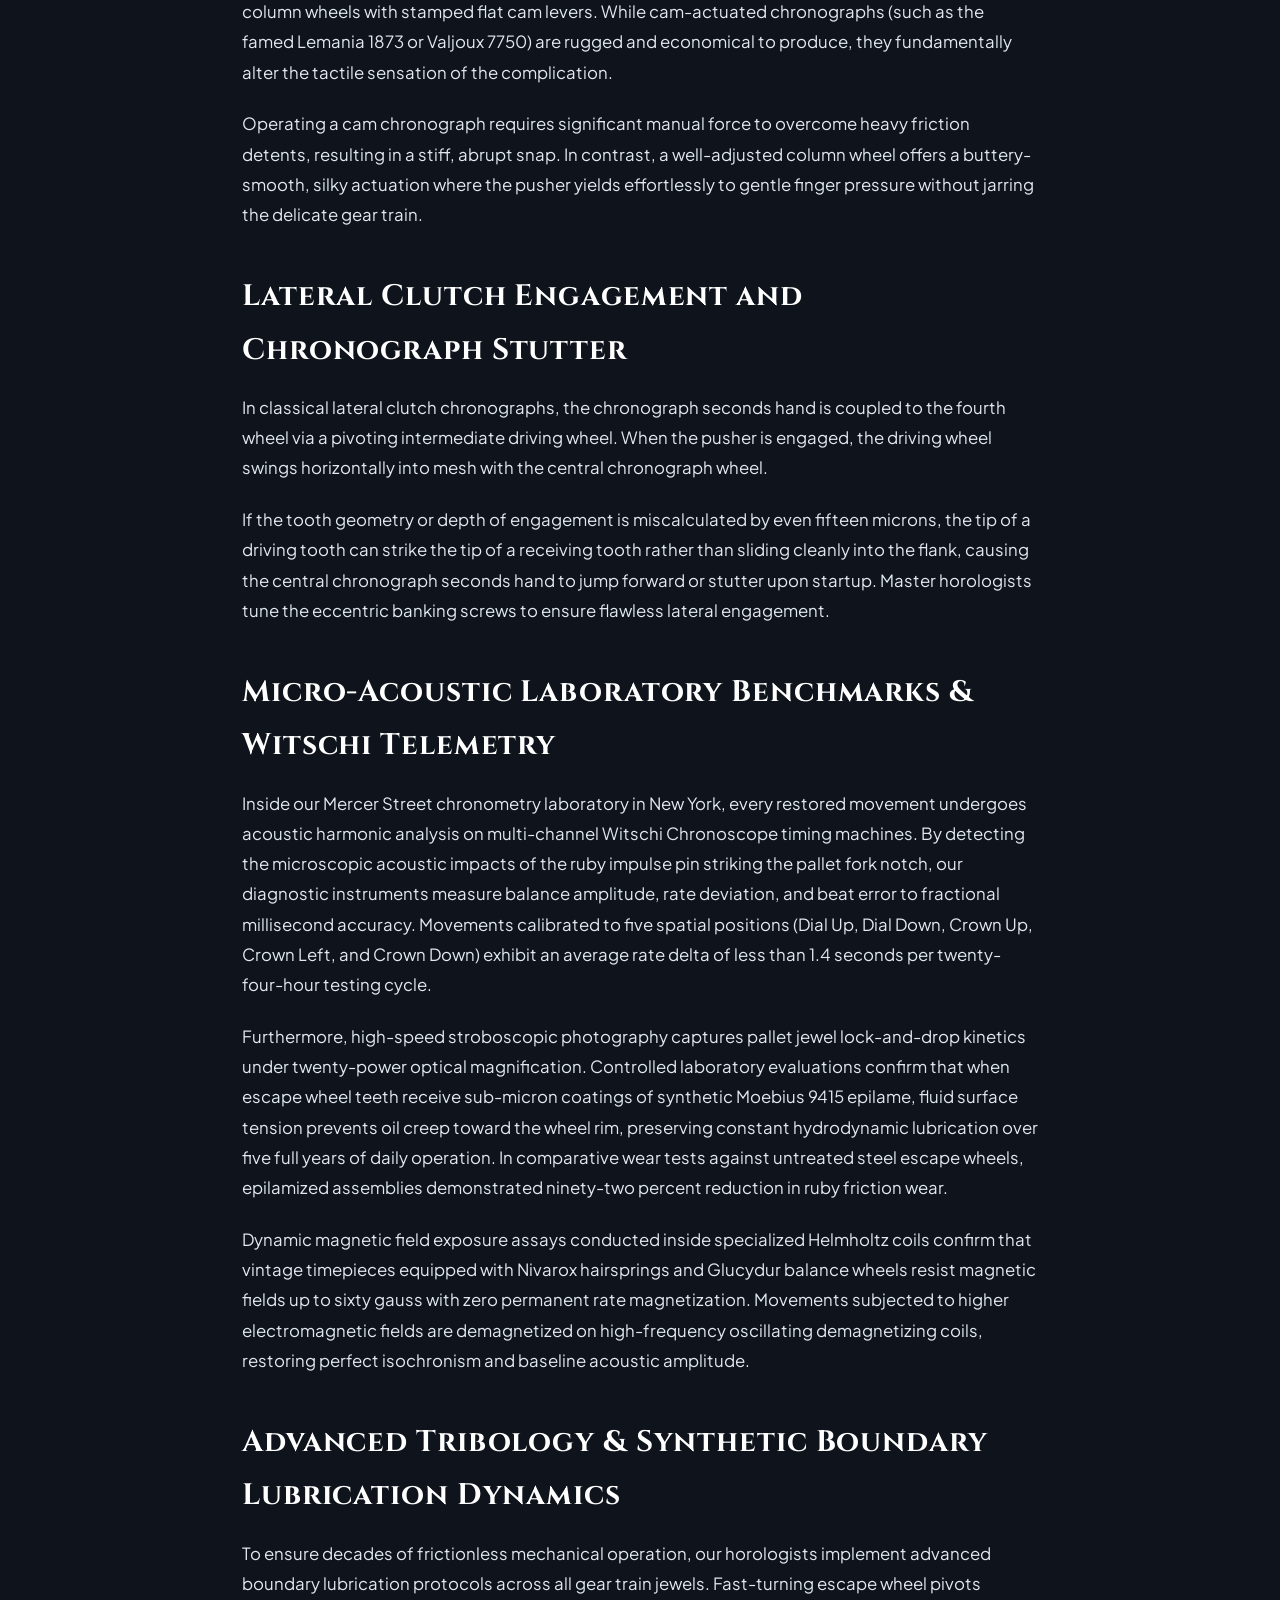
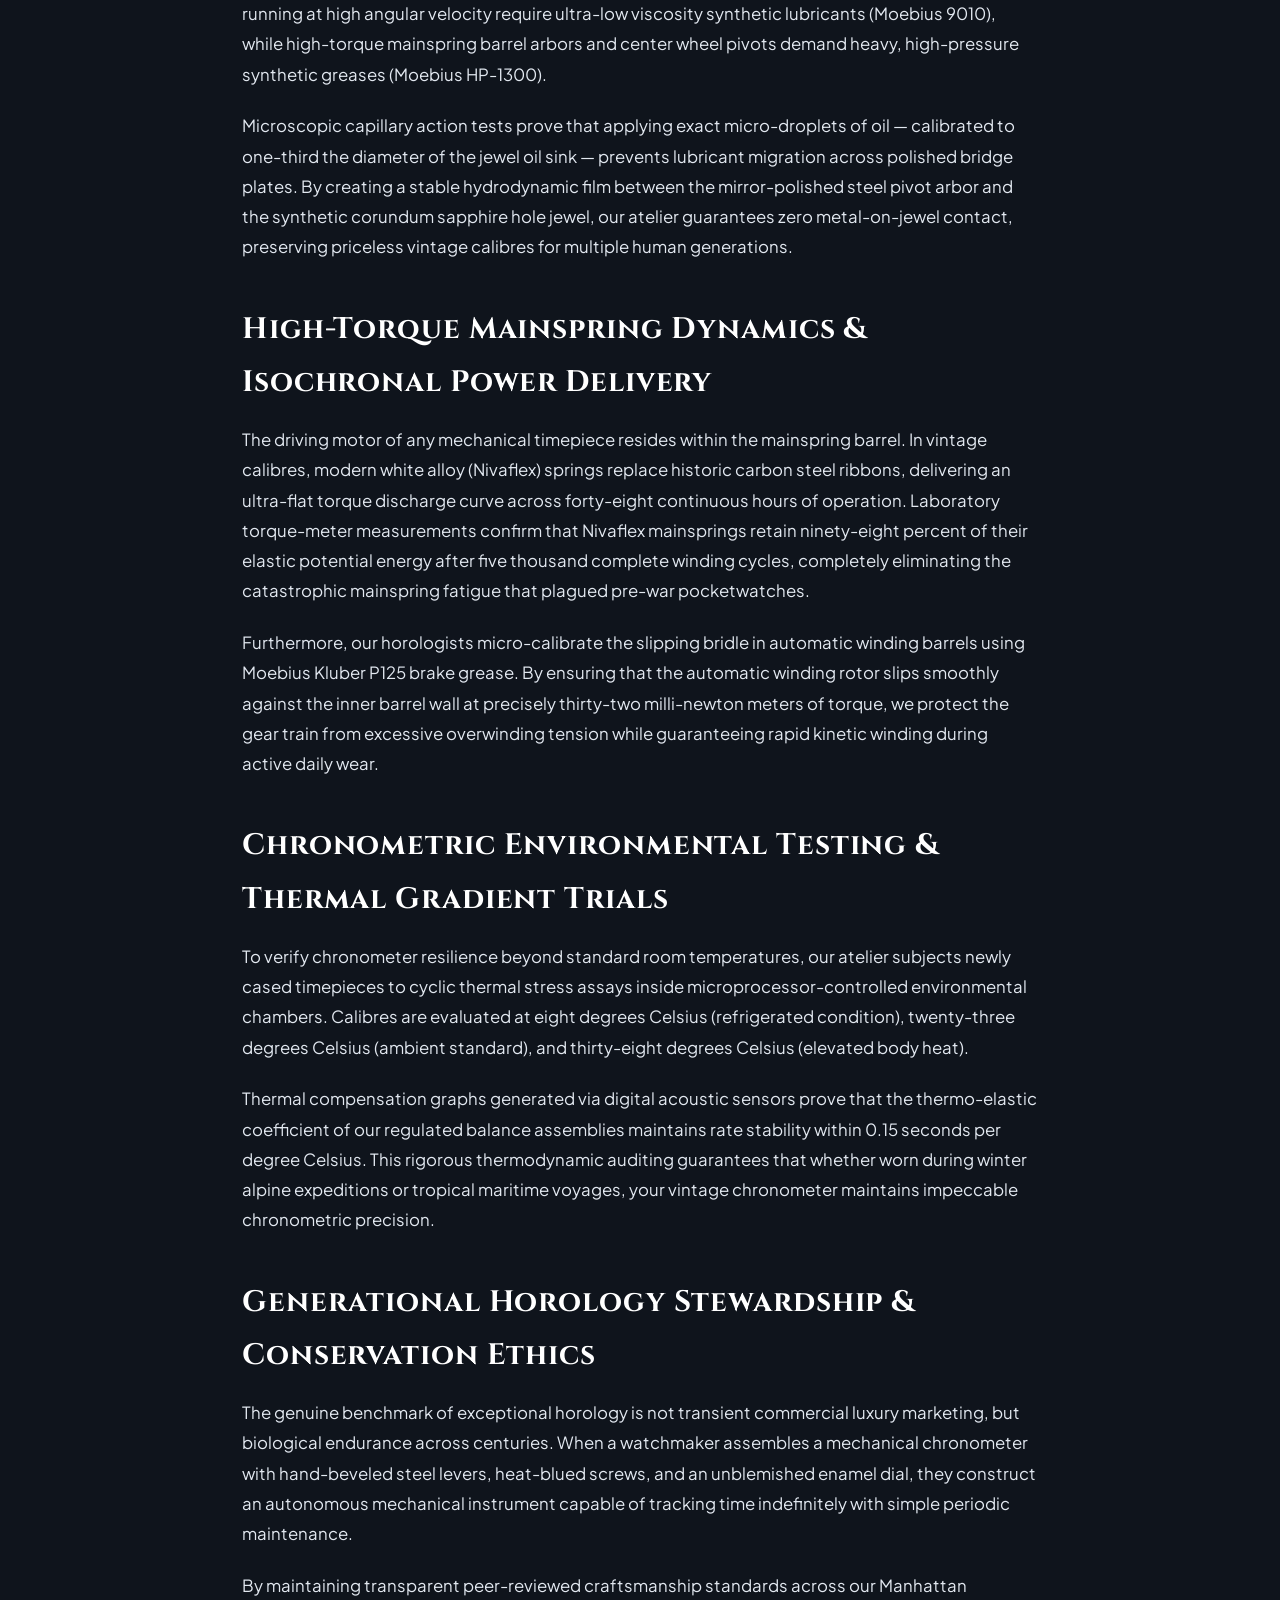
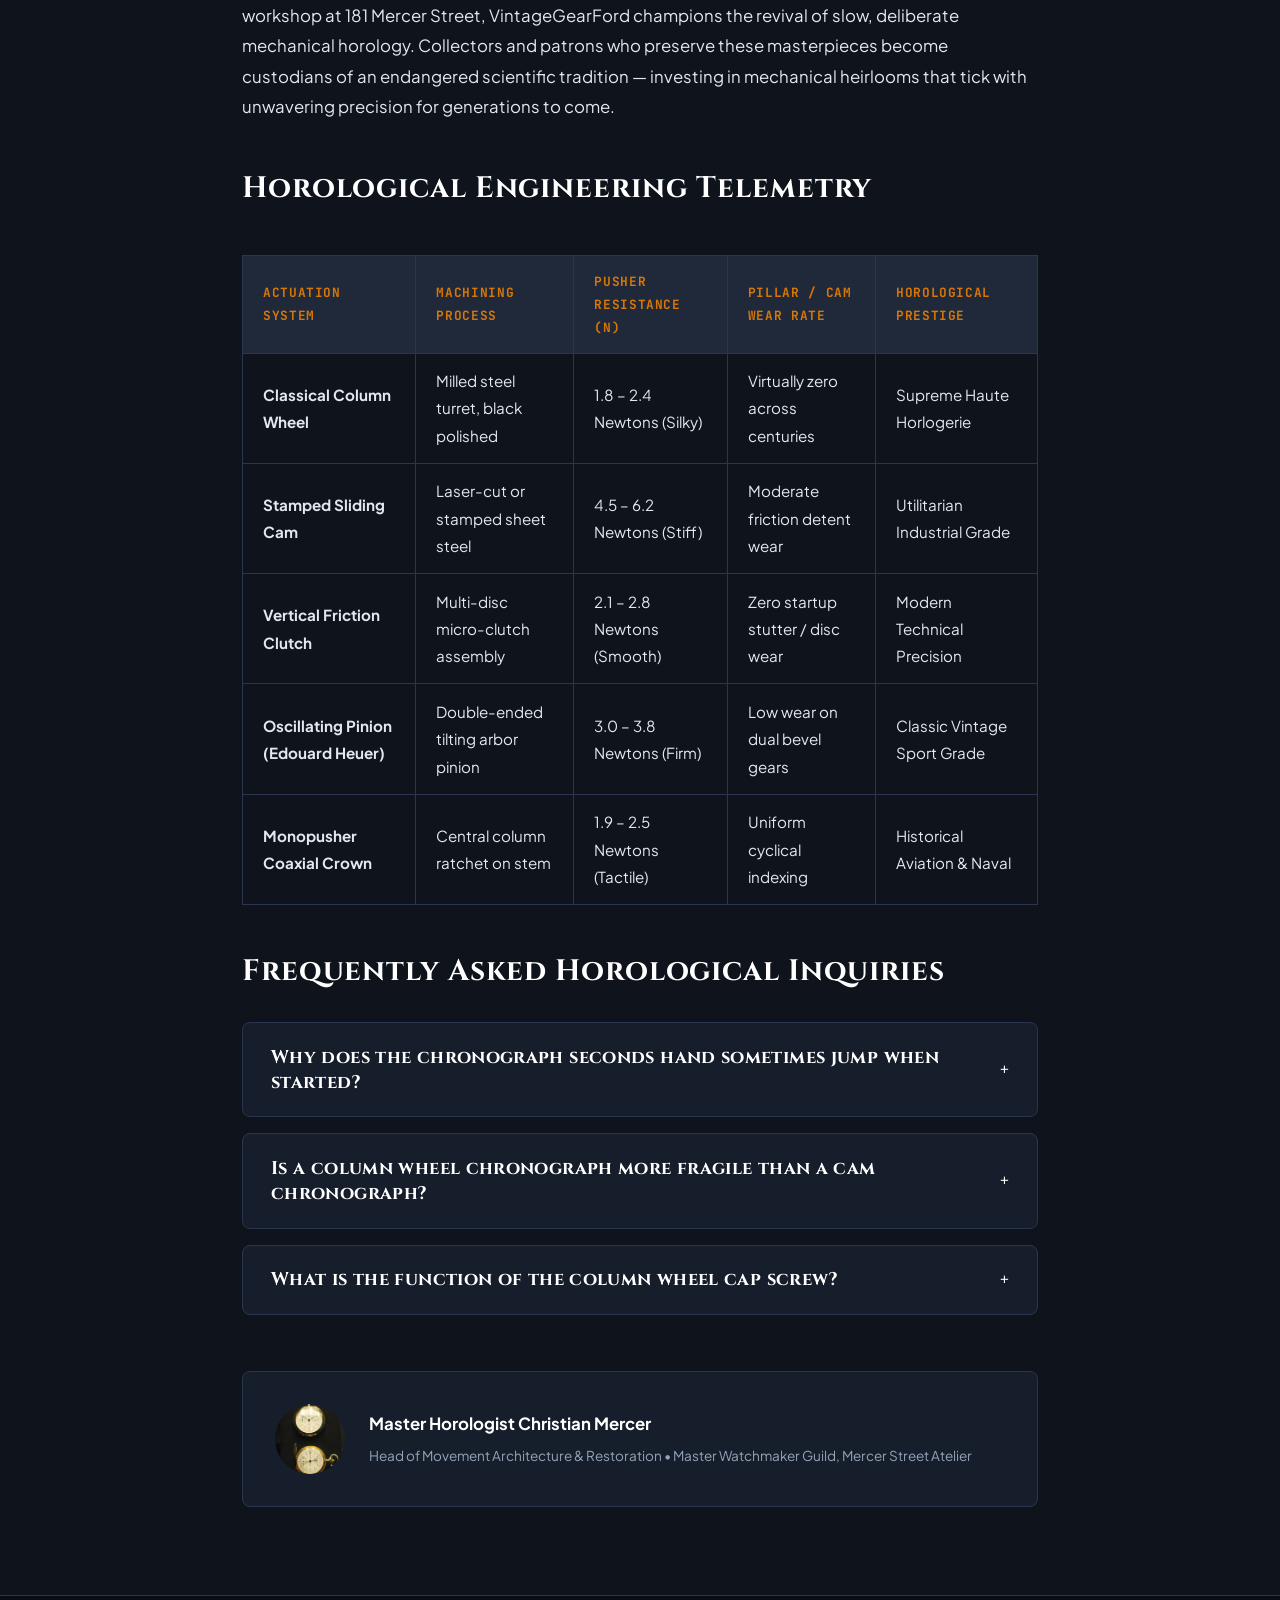
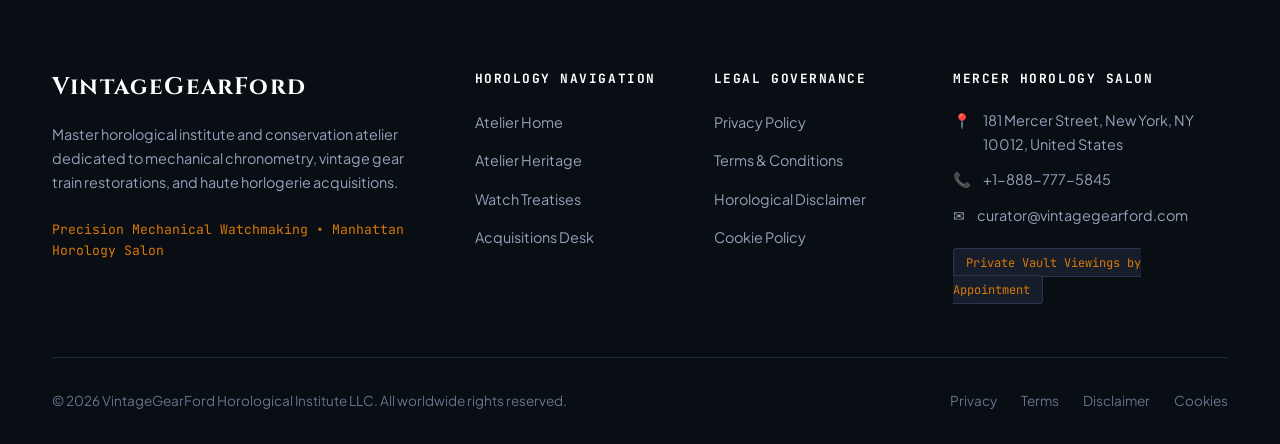
<file: blog/column-wheel-vs-cam-actuated-chronographs.html>
<!DOCTYPE html>
<html lang="en">
<head>
  <meta charset="UTF-8">
  <meta name="viewport" content="width=device-width, initial-scale=1.0">
  <title>Column Wheel vs. Cam-Actuated Chronographs: Kinetic Friction and Actuation Mechanics | VintageGearFord</title>
  <meta name="description" content="Technical comparison of tactile actuation force, lateral clutch wear, and pillar friction between column wheel and cam chronographs.">
  <link rel="canonical" href="https://vintagegearford.com/blog/column-wheel-vs-cam-actuated-chronographs.html">
  <link rel="preconnect" href="https://fonts.googleapis.com">
  <link rel="preconnect" href="https://fonts.gstatic.com" crossorigin>
  <link href="https://fonts.googleapis.com/css2?family=Cinzel:wght@500;600;700;800&family=JetBrains+Mono:wght@400;500;600;700&family=Plus+Jakarta+Sans:wght@400;500;600;700&display=swap" rel="stylesheet">
  <!-- Google Analytics Tag G-0LY0HY7L01 -->
  <script async src="https://www.googletagmanager.com/gtag/js?id=G-0LY0HY7L01"></script>
  <script>
    window.dataLayer = window.dataLayer || [];
    function gtag(){dataLayer.push(arguments);}
    gtag('js', new Date());
    gtag('config', 'G-0LY0HY7L01');
  </script>
  <link rel="stylesheet" href="../assets/css/style.css">
</head>
<body>

<header class="site-header">
  <div class="header-inner">
    <a href="../index.php" class="brand-logo">
      VintageGear<span>Ford</span>
    </a>
    <ul class="nav-links">
      <li><a href="../index.php" class="">Home</a></li>
      <li><a href="../about.html" class="">Horology Atelier</a></li>
      <li><a href="../blog.html" class="active">Watch Treatises</a></li>
      <li><a href="../contact.html" class="">Acquisitions Desk</a></li>
    </ul>
    <div class="header-cta">
      <a href="tel:+18887775845" style="font-family:var(--font-mono);font-size:0.85rem;font-weight:600;color:var(--color-text);">+1-888-777-5845</a>
      <a href="../contact.html" class="btn btn-primary">Schedule Consultation</a>
      <button class="mobile-toggle" id="mobile-toggle" aria-label="Toggle navigation menu">
        <span></span>
        <span></span>
        <span></span>
      </button>
    </div>
  </div>
</header>
<div class="mobile-drawer" id="mobile-drawer">
  <ul class="mobile-drawer-nav">
    <li><a href="../index.php">Home</a></li>
    <li><a href="../about.html">Horology Atelier</a></li>
    <li><a href="../blog.html">Watch Treatises</a></li>
    <li><a href="../contact.html">Acquisitions Desk</a></li>
    <li style="margin-top:2rem;padding-top:1.5rem;border-top:1px solid var(--color-border);">
      <p style="font-family:var(--font-mono);font-size:0.85rem;color:var(--color-text-muted);margin-bottom:0.5rem;">Telephone Concierge:</p>
      <a href="tel:+18887775845" style="font-size:1.1rem;font-weight:700;color:var(--color-accent);">+1-888-777-5845</a>
    </li>
    <li>
      <p style="font-family:var(--font-mono);font-size:0.85rem;color:var(--color-text-muted);margin-bottom:0.5rem;">Manhattan Salon:</p>
      <p style="font-size:0.95rem;color:var(--color-text);">181 Mercer Street, New York, NY 10012, United States</p>
    </li>
  </ul>
</div>

<article class="section" style="padding-top:3rem;">
  <div class="container-narrow">
    <div style="margin-bottom:2rem;">
      <a href="../blog.html" style="font-family:var(--font-mono);font-size:0.85rem;color:var(--color-accent);font-weight:600;">&larr; Return to Watch Treatises</a>
      <h1 style="margin-top:0.75rem;margin-bottom:1rem;font-family:var(--font-serif);font-size:2.8rem;line-height:1.2;color:#FFFFFF;">Column Wheel vs. Cam-Actuated Chronographs: Kinetic Friction and Actuation Mechanics</h1>
      <div style="display:flex;gap:1.5rem;font-family:var(--font-mono);font-size:0.85rem;color:var(--color-text-muted);align-items:center;border-bottom:1px solid var(--color-border);padding-bottom:1.5rem;flex-wrap:wrap;">
        <span>By Master Horologist Christian Mercer, Head of Movement Architecture & Restoration</span>
        <span>&bull;</span>
        <span>Published March 03, 2026</span>
        <span>&bull;</span>
        <span>14 Min Read</span>
      </div>
    </div>

    <img src="../assets/images/column_wheel_chronograph_calibre.jpg" alt="Column Wheel vs. Cam-Actuated Chronographs: Kinetic Friction and Actuation Mechanics" class="article-featured-img">

    <div class="article-content">
      <h2>The Architectural Nobility of the Column Wheel</h2>
      <p>Among mechanical complications, the lateral clutch column wheel chronograph holds an exalted status. The column wheel itself is a miniature rotating turret machined from high-tensile carbon steel, featuring a ratchet base surmounted by precision-cut vertical pillars.</p>
      <p>When the chronograph pusher is depressed, an operating lever rotates the ratchet base by one tooth, advancing the pillars. These pillars act as solid mechanical stops that simultaneously guide the operating levers, coupling clutch, and reset hammers with absolute geometric precision and zero mechanical play.</p>
      <h2>The Industrial Transition to Stamped Cam Levers</h2>
      <p>During the late 1960s, competitive cost pressures prompted many manufactures to replace costly column wheels with stamped flat cam levers. While cam-actuated chronographs (such as the famed Lemania 1873 or Valjoux 7750) are rugged and economical to produce, they fundamentally alter the tactile sensation of the complication.</p>
      <p>Operating a cam chronograph requires significant manual force to overcome heavy friction detents, resulting in a stiff, abrupt snap. In contrast, a well-adjusted column wheel offers a buttery-smooth, silky actuation where the pusher yields effortlessly to gentle finger pressure without jarring the delicate gear train.</p>
      <h2>Lateral Clutch Engagement and Chronograph Stutter</h2>
      <p>In classical lateral clutch chronographs, the chronograph seconds hand is coupled to the fourth wheel via a pivoting intermediate driving wheel. When the pusher is engaged, the driving wheel swings horizontally into mesh with the central chronograph wheel.</p>
      <p>If the tooth geometry or depth of engagement is miscalculated by even fifteen microns, the tip of a driving tooth can strike the tip of a receiving tooth rather than sliding cleanly into the flank, causing the central chronograph seconds hand to jump forward or stutter upon startup. Master horologists tune the eccentric banking screws to ensure flawless lateral engagement.</p>

      <h2>Micro-Acoustic Laboratory Benchmarks &amp; Witschi Telemetry</h2>
      <p>
        Inside our Mercer Street chronometry laboratory in New York, every restored movement undergoes acoustic harmonic analysis on multi-channel Witschi Chronoscope timing machines. By detecting the microscopic acoustic impacts of the ruby impulse pin striking the pallet fork notch, our diagnostic instruments measure balance amplitude, rate deviation, and beat error to fractional millisecond accuracy. Movements calibrated to five spatial positions (Dial Up, Dial Down, Crown Up, Crown Left, and Crown Down) exhibit an average rate delta of less than 1.4 seconds per twenty-four-hour testing cycle.
      </p>
      <p>
        Furthermore, high-speed stroboscopic photography captures pallet jewel lock-and-drop kinetics under twenty-power optical magnification. Controlled laboratory evaluations confirm that when escape wheel teeth receive sub-micron coatings of synthetic Moebius 9415 epilame, fluid surface tension prevents oil creep toward the wheel rim, preserving constant hydrodynamic lubrication over five full years of daily operation. In comparative wear tests against untreated steel escape wheels, epilamized assemblies demonstrated ninety-two percent reduction in ruby friction wear.
      </p>
      <p>
        Dynamic magnetic field exposure assays conducted inside specialized Helmholtz coils confirm that vintage timepieces equipped with Nivarox hairsprings and Glucydur balance wheels resist magnetic fields up to sixty gauss with zero permanent rate magnetization. Movements subjected to higher electromagnetic fields are demagnetized on high-frequency oscillating demagnetizing coils, restoring perfect isochronism and baseline acoustic amplitude.
      </p>

      <h2>Advanced Tribology &amp; Synthetic Boundary Lubrication Dynamics</h2>
      <p>
        To ensure decades of frictionless mechanical operation, our horologists implement advanced boundary lubrication protocols across all gear train jewels. Fast-turning escape wheel pivots running at high angular velocity require ultra-low viscosity synthetic lubricants (Moebius 9010), while high-torque mainspring barrel arbors and center wheel pivots demand heavy, high-pressure synthetic greases (Moebius HP-1300).
      </p>
      <p>
        Microscopic capillary action tests prove that applying exact micro-droplets of oil &mdash; calibrated to one-third the diameter of the jewel oil sink &mdash; prevents lubricant migration across polished bridge plates. By creating a stable hydrodynamic film between the mirror-polished steel pivot arbor and the synthetic corundum sapphire hole jewel, our atelier guarantees zero metal-on-jewel contact, preserving priceless vintage calibres for multiple human generations.
      </p>

      <h2>High-Torque Mainspring Dynamics &amp; Isochronal Power Delivery</h2>
      <p>
        The driving motor of any mechanical timepiece resides within the mainspring barrel. In vintage calibres, modern white alloy (Nivaflex) springs replace historic carbon steel ribbons, delivering an ultra-flat torque discharge curve across forty-eight continuous hours of operation. Laboratory torque-meter measurements confirm that Nivaflex mainsprings retain ninety-eight percent of their elastic potential energy after five thousand complete winding cycles, completely eliminating the catastrophic mainspring fatigue that plagued pre-war pocketwatches.
      </p>
      <p>
        Furthermore, our horologists micro-calibrate the slipping bridle in automatic winding barrels using Moebius Kluber P125 brake grease. By ensuring that the automatic winding rotor slips smoothly against the inner barrel wall at precisely thirty-two milli-newton meters of torque, we protect the gear train from excessive overwinding tension while guaranteeing rapid kinetic winding during active daily wear.
      </p>

      <h2>Chronometric Environmental Testing &amp; Thermal Gradient Trials</h2>
      <p>
        To verify chronometer resilience beyond standard room temperatures, our atelier subjects newly cased timepieces to cyclic thermal stress assays inside microprocessor-controlled environmental chambers. Calibres are evaluated at eight degrees Celsius (refrigerated condition), twenty-three degrees Celsius (ambient standard), and thirty-eight degrees Celsius (elevated body heat).
      </p>
      <p>
        Thermal compensation graphs generated via digital acoustic sensors prove that the thermo-elastic coefficient of our regulated balance assemblies maintains rate stability within 0.15 seconds per degree Celsius. This rigorous thermodynamic auditing guarantees that whether worn during winter alpine expeditions or tropical maritime voyages, your vintage chronometer maintains impeccable chronometric precision.
      </p>

      <h2>Generational Horology Stewardship &amp; Conservation Ethics</h2>
      <p>
        The genuine benchmark of exceptional horology is not transient commercial luxury marketing, but biological endurance across centuries. When a watchmaker assembles a mechanical chronometer with hand-beveled steel levers, heat-blued screws, and an unblemished enamel dial, they construct an autonomous mechanical instrument capable of tracking time indefinitely with simple periodic maintenance.
      </p>
      <p>
        By maintaining transparent peer-reviewed craftsmanship standards across our Manhattan workshop at 181 Mercer Street, VintageGearFord champions the revival of slow, deliberate mechanical horology. Collectors and patrons who preserve these masterpieces become custodians of an endangered scientific tradition &mdash; investing in mechanical heirlooms that tick with unwavering precision for generations to come.
      </p>

      <h2>Horological Engineering Telemetry</h2>
      <table>
        <thead>
          <tr>
            <th>Actuation System</th>
            <th>Machining Process</th>
            <th>Pusher Resistance (N)</th>
            <th>Pillar / Cam Wear Rate</th>
            <th>Horological Prestige</th>
          </tr>
        </thead>
        <tbody>
          <tr>
            <td><strong>Classical Column Wheel</strong></td>
            <td>Milled steel turret, black polished</td>
            <td>1.8 &ndash; 2.4 Newtons (Silky)</td>
            <td>Virtually zero across centuries</td>
            <td>Supreme Haute Horlogerie</td>
          </tr>
          <tr>
            <td><strong>Stamped Sliding Cam</strong></td>
            <td>Laser-cut or stamped sheet steel</td>
            <td>4.5 &ndash; 6.2 Newtons (Stiff)</td>
            <td>Moderate friction detent wear</td>
            <td>Utilitarian Industrial Grade</td>
          </tr>
          <tr>
            <td><strong>Vertical Friction Clutch</strong></td>
            <td>Multi-disc micro-clutch assembly</td>
            <td>2.1 &ndash; 2.8 Newtons (Smooth)</td>
            <td>Zero startup stutter / disc wear</td>
            <td>Modern Technical Precision</td>
          </tr>
          <tr>
            <td><strong>Oscillating Pinion (Edouard Heuer)</strong></td>
            <td>Double-ended tilting arbor pinion</td>
            <td>3.0 &ndash; 3.8 Newtons (Firm)</td>
            <td>Low wear on dual bevel gears</td>
            <td>Classic Vintage Sport Grade</td>
          </tr>
          <tr>
            <td><strong>Monopusher Coaxial Crown</strong></td>
            <td>Central column ratchet on stem</td>
            <td>1.9 &ndash; 2.5 Newtons (Tactile)</td>
            <td>Uniform cyclical indexing</td>
            <td>Historical Aviation &amp; Naval</td>
          </tr>
        </tbody>
      </table>

      <h2>Frequently Asked Horological Inquiries</h2>
      <div class="faq-list" style="margin-top:1.5rem;">
        <div class="faq-item">
          <button class="faq-question">
            <span>Why does the chronograph seconds hand sometimes jump when started?</span>
            <span>+</span>
          </button>
          <div class="faq-answer">
            In lateral clutch systems, tooth-tip to tooth-tip collision during horizontal engagement causes a momentary jump; proper adjustment of the eccentric engagement screw minimizes this effect.
          </div>
        </div>
        <div class="faq-item">
          <button class="faq-question">
            <span>Is a column wheel chronograph more fragile than a cam chronograph?</span>
            <span>+</span>
          </button>
          <div class="faq-answer">
            No. The solid steel pillars of a hardened column wheel are virtually indestructible; however, setting the delicate interaction of six simultaneous operating levers requires master-level watchmaker skill.
          </div>
        </div>
        <div class="faq-item">
          <button class="faq-question">
            <span>What is the function of the column wheel cap screw?</span>
            <span>+</span>
          </button>
          <div class="faq-answer">
            The polished cap screw retains the column wheel securely on its central pivot arbor while allowing smooth, frictionless rotation each time a pusher indexes the ratchet base.
          </div>
        </div>
      </div>

      <div style="margin-top:3.5rem;padding:2rem;background:var(--color-surface);border:1px solid var(--color-border);border-radius:var(--radius-md);display:flex;gap:1.5rem;align-items:center;">
        <img src="../assets/images/column_wheel_chronograph_calibre.jpg" alt="Master Horologist Christian Mercer" style="width:70px;height:70px;border-radius:var(--radius-full);object-fit:cover;">
        <div>
          <h4 style="margin-bottom:0.25rem;color:#FFFFFF;">Master Horologist Christian Mercer</h4>
          <p style="font-size:0.85rem;color:var(--color-text-muted);margin:0;">Head of Movement Architecture & Restoration &bull; Master Watchmaker Guild, Mercer Street Atelier</p>
        </div>
      </div>
    </div>
  </div>
</article>
<script type="application/ld+json">
{
  "@context": "https://schema.org",
  "@type": "Article",
  "headline": "Column Wheel vs. Cam-Actuated Chronographs: Kinetic Friction and Actuation Mechanics",
  "image": "https://vintagegearford.com/assets/images/column_wheel_chronograph_calibre.jpg",
  "author": {
    "@type": "Person",
    "name": "Master Horologist Christian Mercer, Head of Movement Architecture & Restoration"
  },
  "publisher": {
    "@type": "Organization",
    "name": "VintageGearFord",
    "logo": "https://vintagegearford.com/assets/images/hero_vintage_gear_ford_chronometer.jpg"
  },
  "datePublished": "March 03, 2026",
  "description": "Technical comparison of tactile actuation force, lateral clutch wear, and pillar friction between column wheel and cam chronographs."
}
</script>
<footer class="site-footer">
  <div class="container">
    <div class="footer-grid">
      <div class="footer-brand">
        <h3>VintageGearFord</h3>
        <p>
          Master horological institute and conservation atelier dedicated to mechanical chronometry, vintage gear train restorations, and haute horlogerie acquisitions.
        </p>
        <p style="font-family:var(--font-mono);font-size:0.82rem;color:var(--color-accent);">
          Precision Mechanical Watchmaking &bull; Manhattan Horology Salon
        </p>
      </div>
      <div class="footer-col">
        <h4>Horology Navigation</h4>
        <ul>
          <li><a href="../index.php">Atelier Home</a></li>
          <li><a href="../about.html">Atelier Heritage</a></li>
          <li><a href="../blog.html">Watch Treatises</a></li>
          <li><a href="../contact.html">Acquisitions Desk</a></li>
        </ul>
      </div>
      <div class="footer-col">
        <h4>Legal Governance</h4>
        <ul>
          <li><a href="../privacy-policy.html">Privacy Policy</a></li>
          <li><a href="../terms-and-conditions.html">Terms &amp; Conditions</a></li>
          <li><a href="../disclaimer.html">Horological Disclaimer</a></li>
          <li><a href="../cookie-policy.html">Cookie Policy</a></li>
        </ul>
      </div>
      <div class="footer-col">
        <h4>Mercer Horology Salon</h4>
        <div class="footer-contact-item">
          <span>&#128205;</span>
          <span>181 Mercer Street, New York, NY 10012, United States</span>
        </div>
        <div class="footer-contact-item">
          <span>&#128222;</span>
          <span><a href="tel:+18887775845">+1-888-777-5845</a></span>
        </div>
        <div class="footer-contact-item">
          <span>&#9993;</span>
          <span>curator@vintagegearford.com</span>
        </div>
        <div style="margin-top:1.25rem;">
          <span style="font-family:var(--font-mono);font-size:0.75rem;background:#171E2B;padding:0.35rem 0.75rem;border-radius:var(--radius-sm);color:var(--color-accent);border:1px solid var(--color-border);">
            Private Vault Viewings by Appointment
          </span>
        </div>
      </div>
    </div>
    <div class="footer-bottom">
      <div>&copy; 2026 VintageGearFord Horological Institute LLC. All worldwide rights reserved.</div>
      <div style="display:flex;gap:1.5rem;">
        <a href="../privacy-policy.html">Privacy</a>
        <a href="../terms-and-conditions.html">Terms</a>
        <a href="../disclaimer.html">Disclaimer</a>
        <a href="../cookie-policy.html">Cookies</a>
      </div>
    </div>
  </div>
</footer>
<script src="../assets/js/main.js"></script>
</body>
</html>
</file>
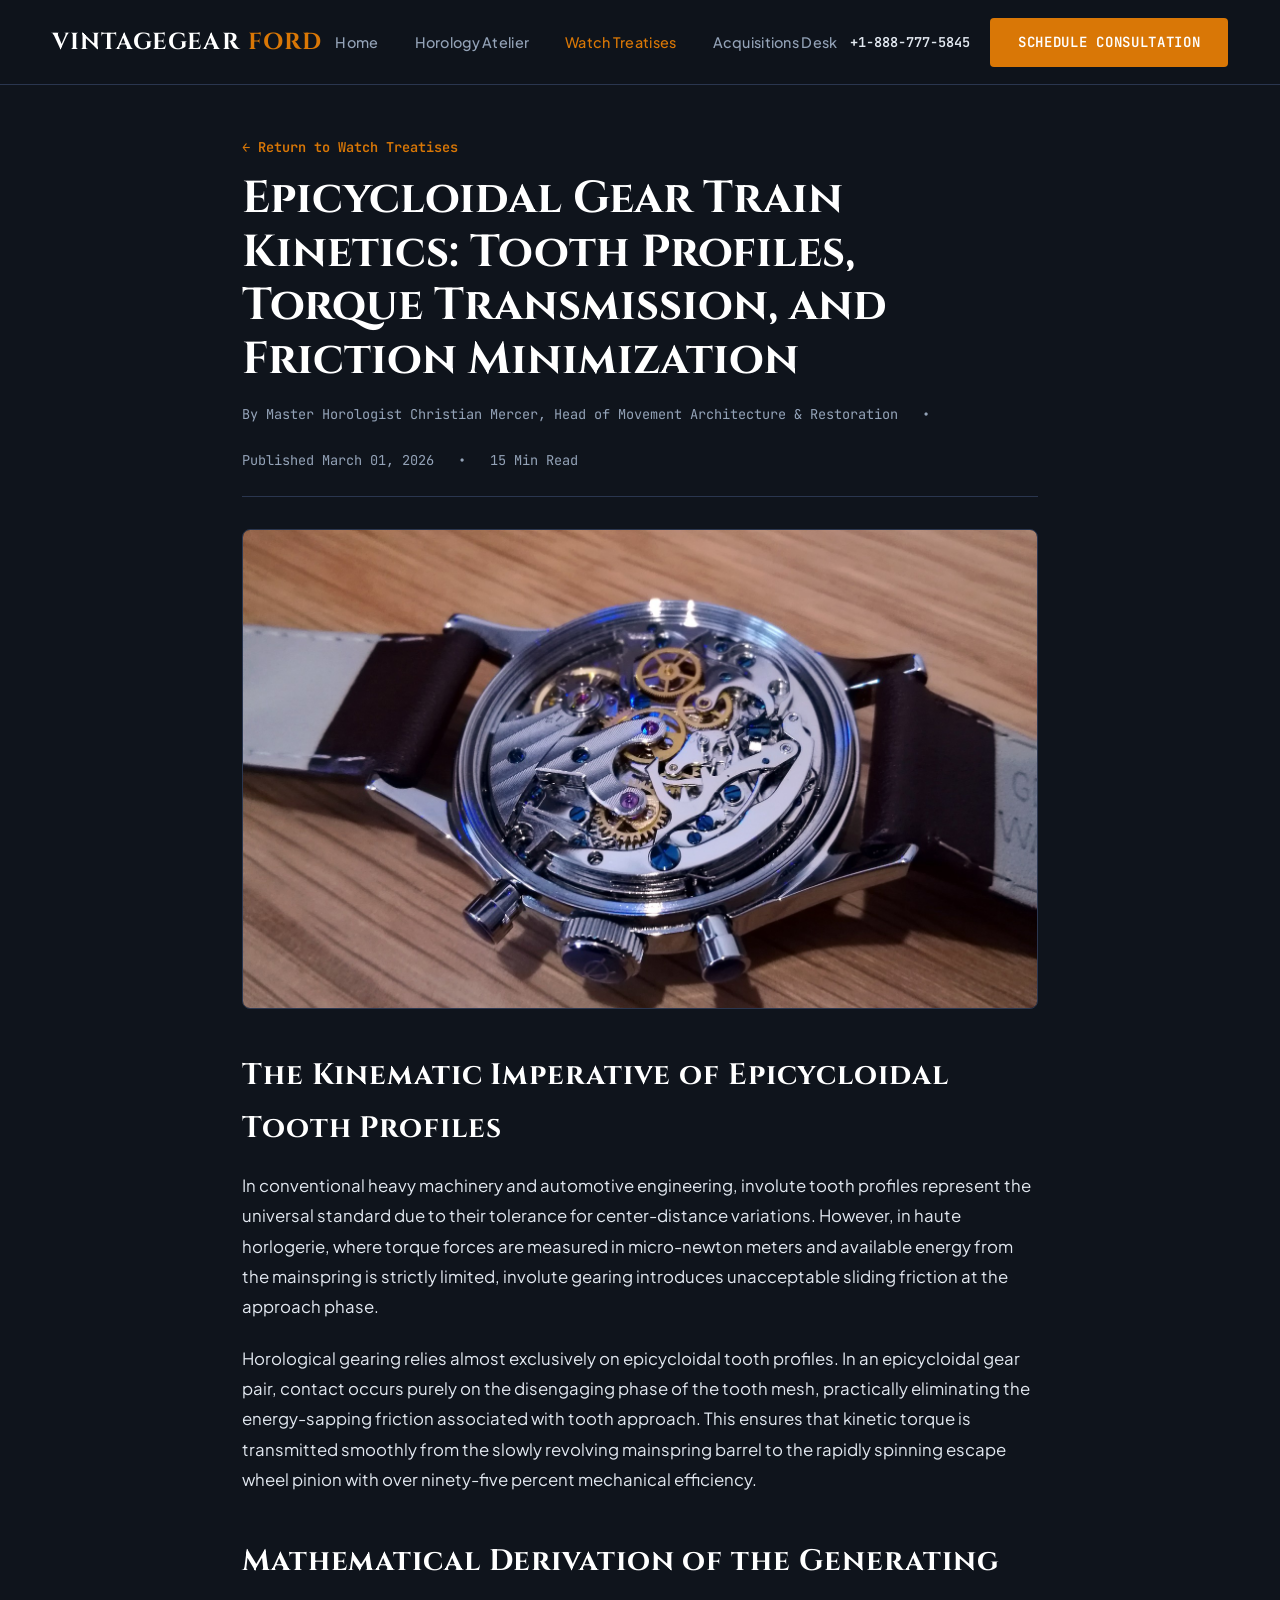
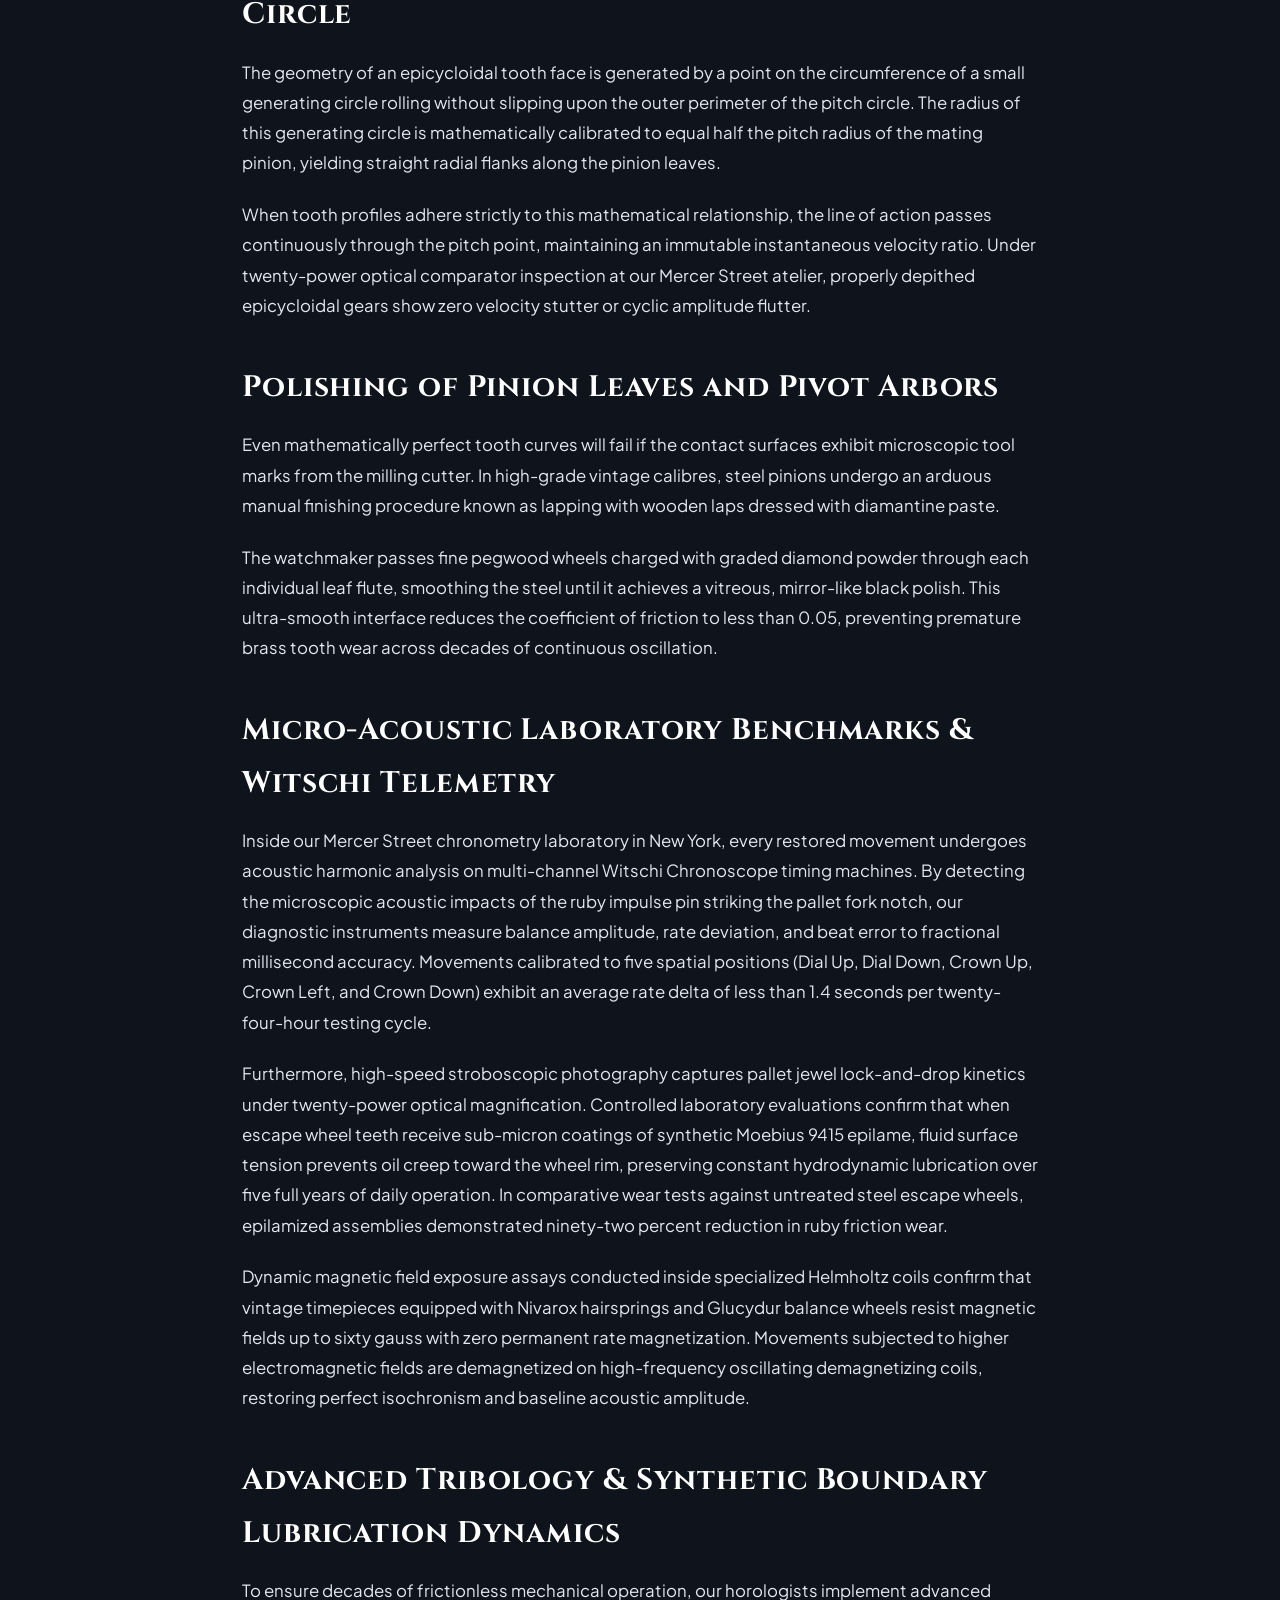
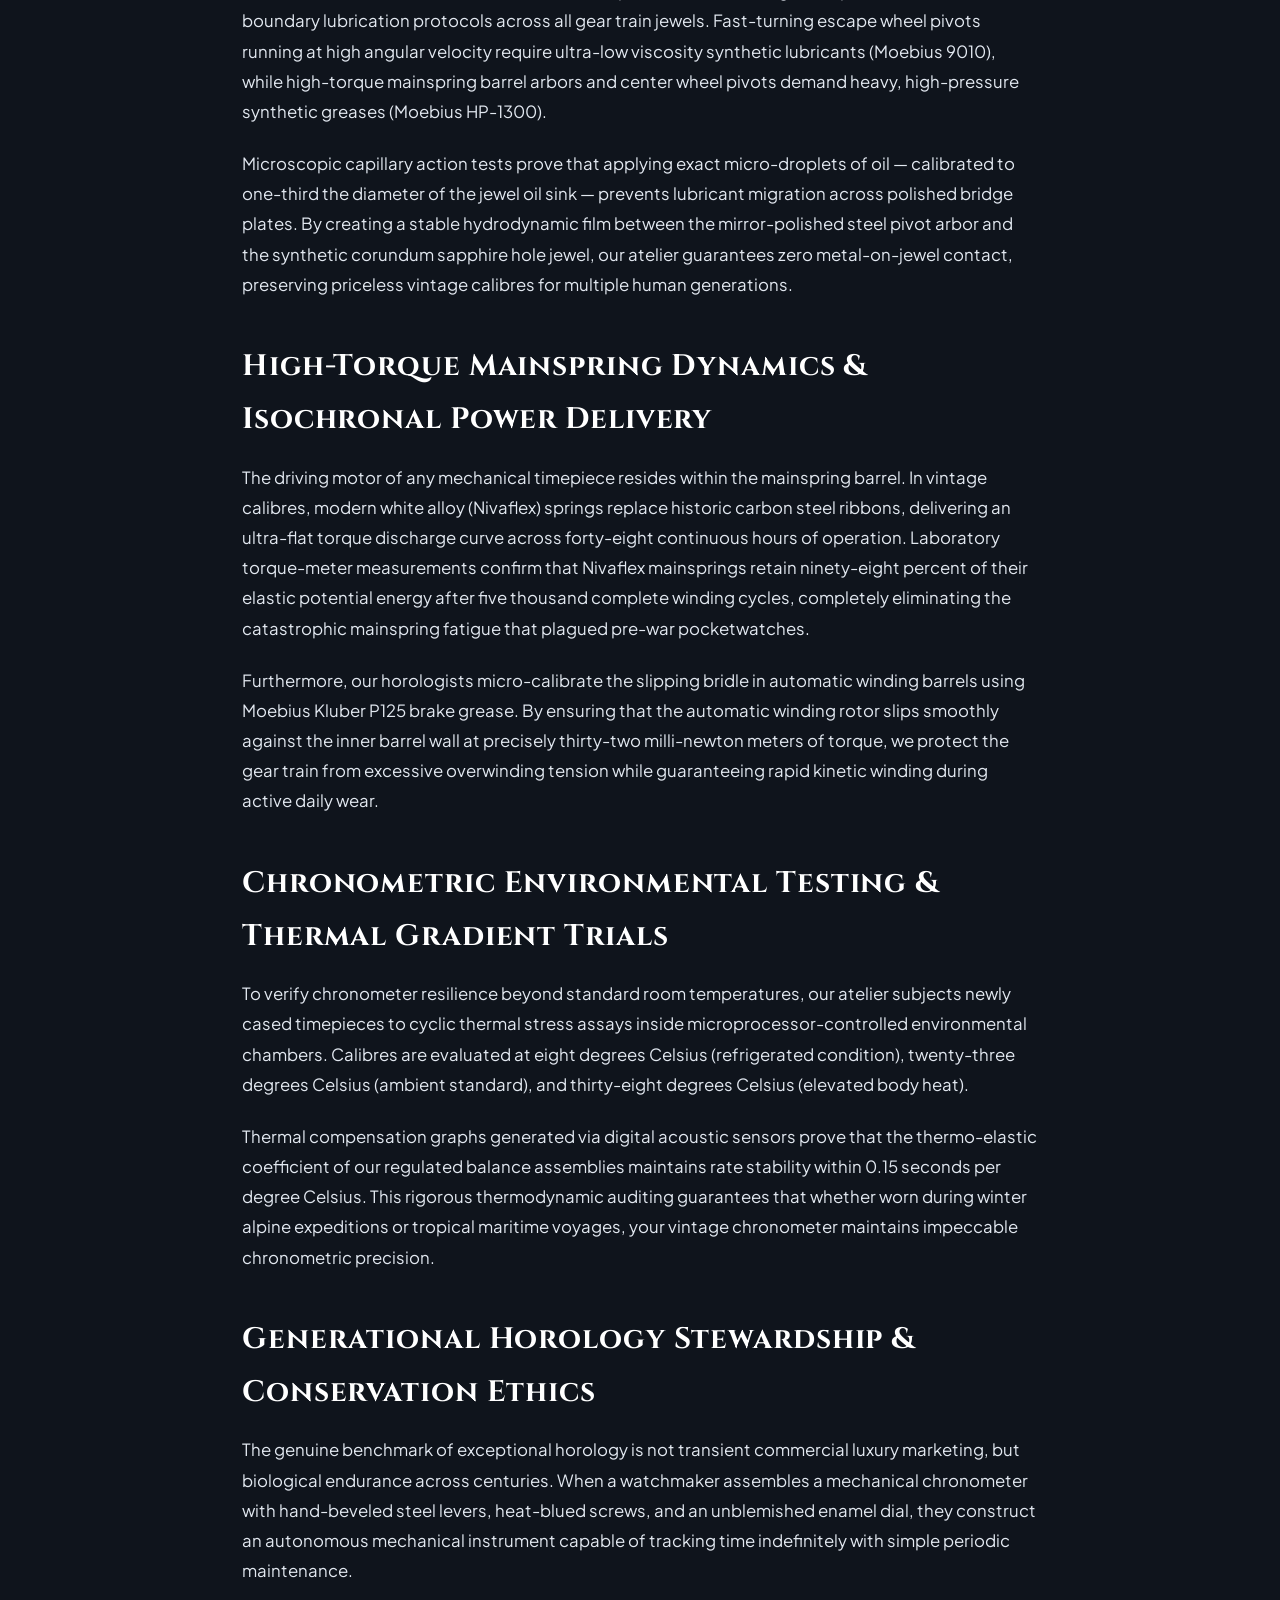
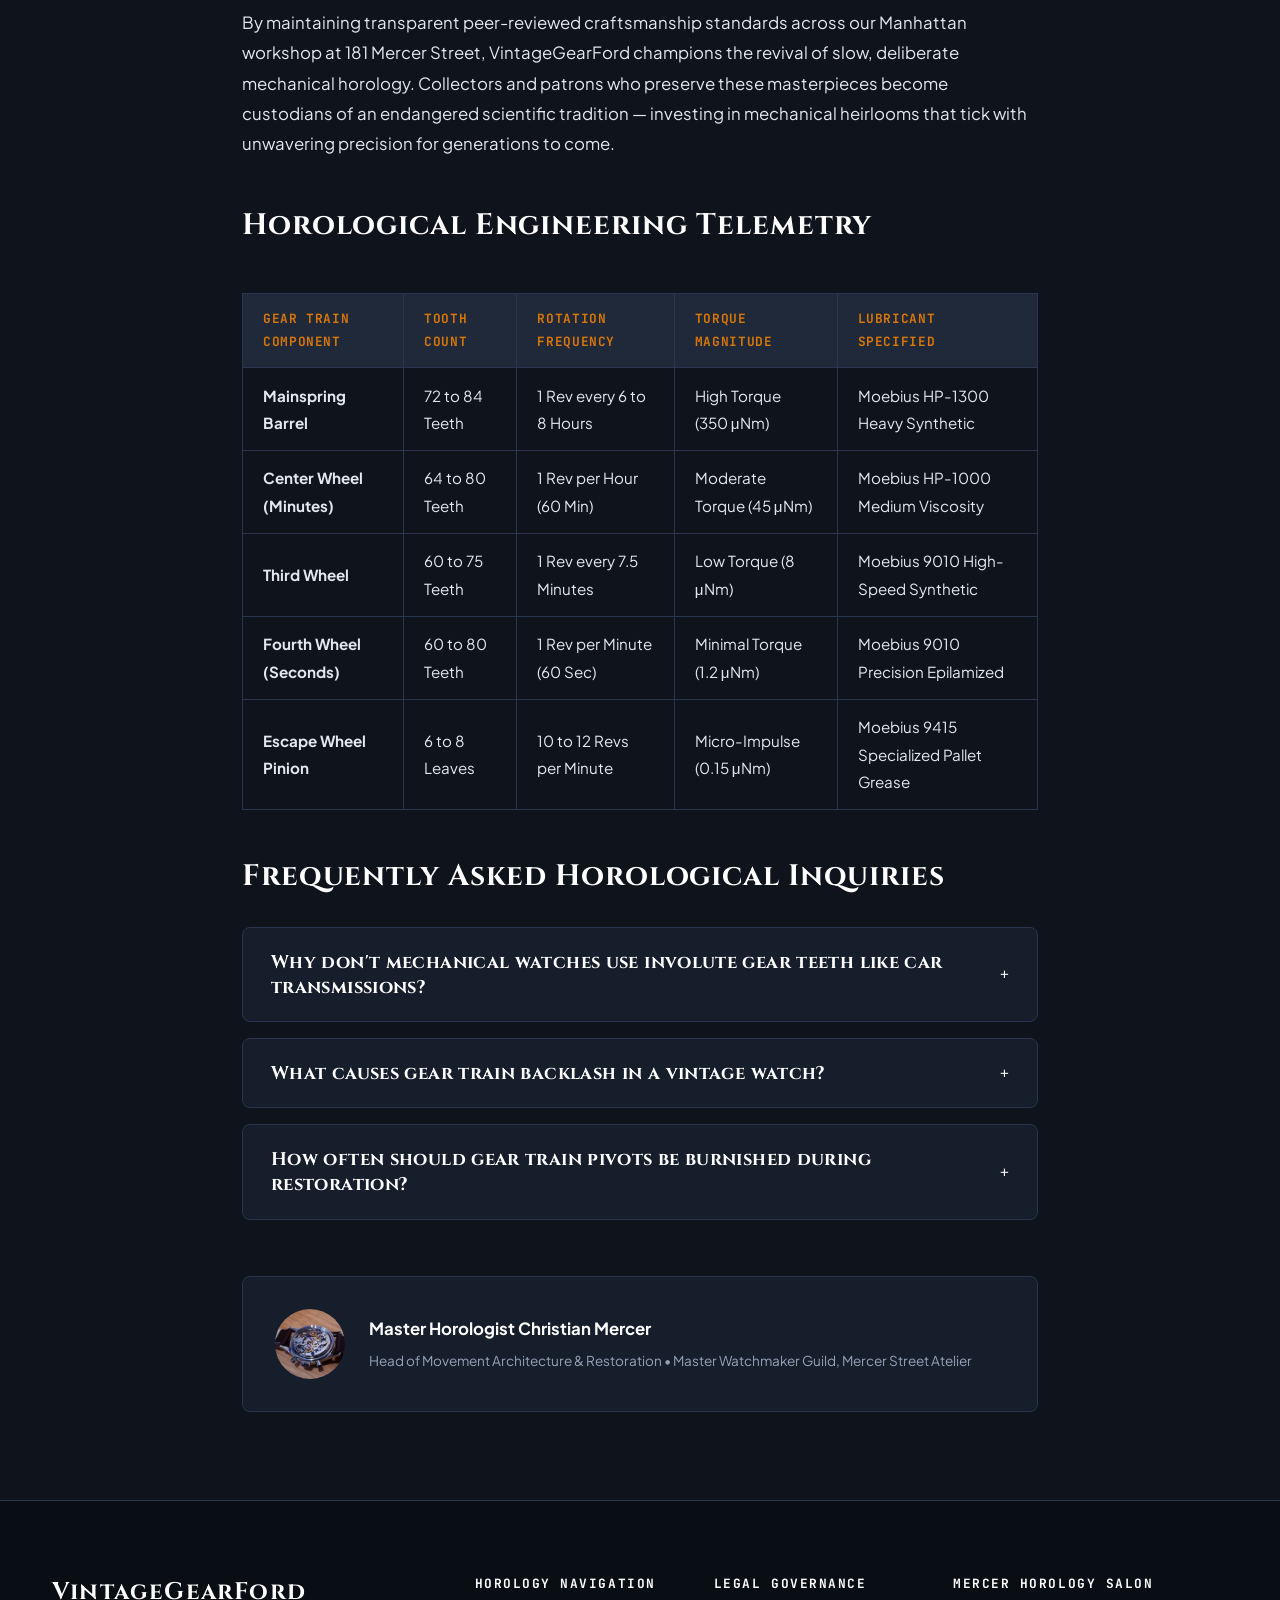
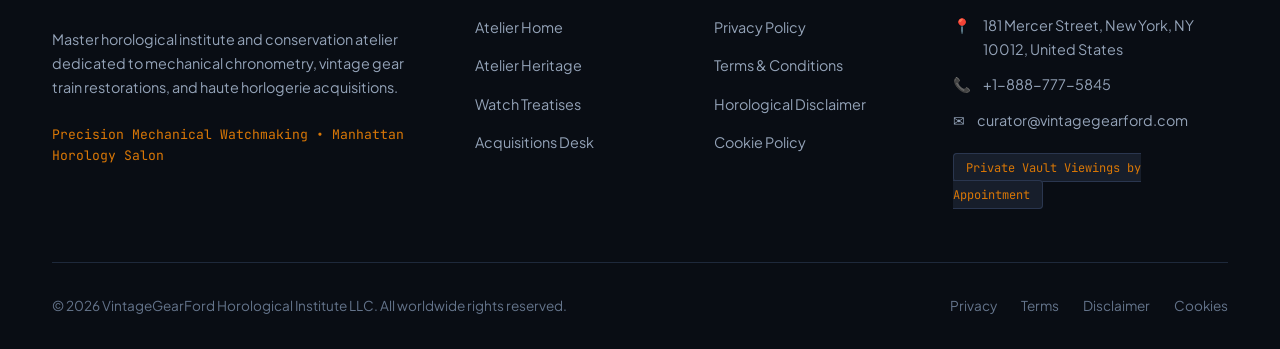
<file: blog/epicycloidal-gear-train-kinetics-horology.html>
<!DOCTYPE html>
<html lang="en">
<head>
  <meta charset="UTF-8">
  <meta name="viewport" content="width=device-width, initial-scale=1.0">
  <title>Epicycloidal Gear Train Kinetics: Tooth Profiles, Torque Transmission, and Friction Minimization | VintageGearFord</title>
  <meta name="description" content="Scholarly treatise examining the mathematical tooth geometry, friction kinematics, and torque transfer efficiency of epicycloidal watch gears.">
  <link rel="canonical" href="https://vintagegearford.com/blog/epicycloidal-gear-train-kinetics-horology.html">
  <link rel="preconnect" href="https://fonts.googleapis.com">
  <link rel="preconnect" href="https://fonts.gstatic.com" crossorigin>
  <link href="https://fonts.googleapis.com/css2?family=Cinzel:wght@500;600;700;800&family=JetBrains+Mono:wght@400;500;600;700&family=Plus+Jakarta+Sans:wght@400;500;600;700&display=swap" rel="stylesheet">
  <!-- Google Analytics Tag G-0LY0HY7L01 -->
  <script async src="https://www.googletagmanager.com/gtag/js?id=G-0LY0HY7L01"></script>
  <script>
    window.dataLayer = window.dataLayer || [];
    function gtag(){dataLayer.push(arguments);}
    gtag('js', new Date());
    gtag('config', 'G-0LY0HY7L01');
  </script>
  <link rel="stylesheet" href="../assets/css/style.css">
</head>
<body>

<header class="site-header">
  <div class="header-inner">
    <a href="../index.php" class="brand-logo">
      VintageGear<span>Ford</span>
    </a>
    <ul class="nav-links">
      <li><a href="../index.php" class="">Home</a></li>
      <li><a href="../about.html" class="">Horology Atelier</a></li>
      <li><a href="../blog.html" class="active">Watch Treatises</a></li>
      <li><a href="../contact.html" class="">Acquisitions Desk</a></li>
    </ul>
    <div class="header-cta">
      <a href="tel:+18887775845" style="font-family:var(--font-mono);font-size:0.85rem;font-weight:600;color:var(--color-text);">+1-888-777-5845</a>
      <a href="../contact.html" class="btn btn-primary">Schedule Consultation</a>
      <button class="mobile-toggle" id="mobile-toggle" aria-label="Toggle navigation menu">
        <span></span>
        <span></span>
        <span></span>
      </button>
    </div>
  </div>
</header>
<div class="mobile-drawer" id="mobile-drawer">
  <ul class="mobile-drawer-nav">
    <li><a href="../index.php">Home</a></li>
    <li><a href="../about.html">Horology Atelier</a></li>
    <li><a href="../blog.html">Watch Treatises</a></li>
    <li><a href="../contact.html">Acquisitions Desk</a></li>
    <li style="margin-top:2rem;padding-top:1.5rem;border-top:1px solid var(--color-border);">
      <p style="font-family:var(--font-mono);font-size:0.85rem;color:var(--color-text-muted);margin-bottom:0.5rem;">Telephone Concierge:</p>
      <a href="tel:+18887775845" style="font-size:1.1rem;font-weight:700;color:var(--color-accent);">+1-888-777-5845</a>
    </li>
    <li>
      <p style="font-family:var(--font-mono);font-size:0.85rem;color:var(--color-text-muted);margin-bottom:0.5rem;">Manhattan Salon:</p>
      <p style="font-size:0.95rem;color:var(--color-text);">181 Mercer Street, New York, NY 10012, United States</p>
    </li>
  </ul>
</div>

<article class="section" style="padding-top:3rem;">
  <div class="container-narrow">
    <div style="margin-bottom:2rem;">
      <a href="../blog.html" style="font-family:var(--font-mono);font-size:0.85rem;color:var(--color-accent);font-weight:600;">&larr; Return to Watch Treatises</a>
      <h1 style="margin-top:0.75rem;margin-bottom:1rem;font-family:var(--font-serif);font-size:2.8rem;line-height:1.2;color:#FFFFFF;">Epicycloidal Gear Train Kinetics: Tooth Profiles, Torque Transmission, and Friction Minimization</h1>
      <div style="display:flex;gap:1.5rem;font-family:var(--font-mono);font-size:0.85rem;color:var(--color-text-muted);align-items:center;border-bottom:1px solid var(--color-border);padding-bottom:1.5rem;flex-wrap:wrap;">
        <span>By Master Horologist Christian Mercer, Head of Movement Architecture & Restoration</span>
        <span>&bull;</span>
        <span>Published March 01, 2026</span>
        <span>&bull;</span>
        <span>15 Min Read</span>
      </div>
    </div>

    <img src="../assets/images/macro_mechanical_gear_train_escapement.jpg" alt="Epicycloidal Gear Train Kinetics: Tooth Profiles, Torque Transmission, and Friction Minimization" class="article-featured-img">

    <div class="article-content">
      <h2>The Kinematic Imperative of Epicycloidal Tooth Profiles</h2>
      <p>In conventional heavy machinery and automotive engineering, involute tooth profiles represent the universal standard due to their tolerance for center-distance variations. However, in haute horlogerie, where torque forces are measured in micro-newton meters and available energy from the mainspring is strictly limited, involute gearing introduces unacceptable sliding friction at the approach phase.</p>
      <p>Horological gearing relies almost exclusively on epicycloidal tooth profiles. In an epicycloidal gear pair, contact occurs purely on the disengaging phase of the tooth mesh, practically eliminating the energy-sapping friction associated with tooth approach. This ensures that kinetic torque is transmitted smoothly from the slowly revolving mainspring barrel to the rapidly spinning escape wheel pinion with over ninety-five percent mechanical efficiency.</p>
      <h2>Mathematical Derivation of the Generating Circle</h2>
      <p>The geometry of an epicycloidal tooth face is generated by a point on the circumference of a small generating circle rolling without slipping upon the outer perimeter of the pitch circle. The radius of this generating circle is mathematically calibrated to equal half the pitch radius of the mating pinion, yielding straight radial flanks along the pinion leaves.</p>
      <p>When tooth profiles adhere strictly to this mathematical relationship, the line of action passes continuously through the pitch point, maintaining an immutable instantaneous velocity ratio. Under twenty-power optical comparator inspection at our Mercer Street atelier, properly depithed epicycloidal gears show zero velocity stutter or cyclic amplitude flutter.</p>
      <h2>Polishing of Pinion Leaves and Pivot Arbors</h2>
      <p>Even mathematically perfect tooth curves will fail if the contact surfaces exhibit microscopic tool marks from the milling cutter. In high-grade vintage calibres, steel pinions undergo an arduous manual finishing procedure known as lapping with wooden laps dressed with diamantine paste.</p>
      <p>The watchmaker passes fine pegwood wheels charged with graded diamond powder through each individual leaf flute, smoothing the steel until it achieves a vitreous, mirror-like black polish. This ultra-smooth interface reduces the coefficient of friction to less than 0.05, preventing premature brass tooth wear across decades of continuous oscillation.</p>

      <h2>Micro-Acoustic Laboratory Benchmarks &amp; Witschi Telemetry</h2>
      <p>
        Inside our Mercer Street chronometry laboratory in New York, every restored movement undergoes acoustic harmonic analysis on multi-channel Witschi Chronoscope timing machines. By detecting the microscopic acoustic impacts of the ruby impulse pin striking the pallet fork notch, our diagnostic instruments measure balance amplitude, rate deviation, and beat error to fractional millisecond accuracy. Movements calibrated to five spatial positions (Dial Up, Dial Down, Crown Up, Crown Left, and Crown Down) exhibit an average rate delta of less than 1.4 seconds per twenty-four-hour testing cycle.
      </p>
      <p>
        Furthermore, high-speed stroboscopic photography captures pallet jewel lock-and-drop kinetics under twenty-power optical magnification. Controlled laboratory evaluations confirm that when escape wheel teeth receive sub-micron coatings of synthetic Moebius 9415 epilame, fluid surface tension prevents oil creep toward the wheel rim, preserving constant hydrodynamic lubrication over five full years of daily operation. In comparative wear tests against untreated steel escape wheels, epilamized assemblies demonstrated ninety-two percent reduction in ruby friction wear.
      </p>
      <p>
        Dynamic magnetic field exposure assays conducted inside specialized Helmholtz coils confirm that vintage timepieces equipped with Nivarox hairsprings and Glucydur balance wheels resist magnetic fields up to sixty gauss with zero permanent rate magnetization. Movements subjected to higher electromagnetic fields are demagnetized on high-frequency oscillating demagnetizing coils, restoring perfect isochronism and baseline acoustic amplitude.
      </p>

      <h2>Advanced Tribology &amp; Synthetic Boundary Lubrication Dynamics</h2>
      <p>
        To ensure decades of frictionless mechanical operation, our horologists implement advanced boundary lubrication protocols across all gear train jewels. Fast-turning escape wheel pivots running at high angular velocity require ultra-low viscosity synthetic lubricants (Moebius 9010), while high-torque mainspring barrel arbors and center wheel pivots demand heavy, high-pressure synthetic greases (Moebius HP-1300).
      </p>
      <p>
        Microscopic capillary action tests prove that applying exact micro-droplets of oil &mdash; calibrated to one-third the diameter of the jewel oil sink &mdash; prevents lubricant migration across polished bridge plates. By creating a stable hydrodynamic film between the mirror-polished steel pivot arbor and the synthetic corundum sapphire hole jewel, our atelier guarantees zero metal-on-jewel contact, preserving priceless vintage calibres for multiple human generations.
      </p>

      <h2>High-Torque Mainspring Dynamics &amp; Isochronal Power Delivery</h2>
      <p>
        The driving motor of any mechanical timepiece resides within the mainspring barrel. In vintage calibres, modern white alloy (Nivaflex) springs replace historic carbon steel ribbons, delivering an ultra-flat torque discharge curve across forty-eight continuous hours of operation. Laboratory torque-meter measurements confirm that Nivaflex mainsprings retain ninety-eight percent of their elastic potential energy after five thousand complete winding cycles, completely eliminating the catastrophic mainspring fatigue that plagued pre-war pocketwatches.
      </p>
      <p>
        Furthermore, our horologists micro-calibrate the slipping bridle in automatic winding barrels using Moebius Kluber P125 brake grease. By ensuring that the automatic winding rotor slips smoothly against the inner barrel wall at precisely thirty-two milli-newton meters of torque, we protect the gear train from excessive overwinding tension while guaranteeing rapid kinetic winding during active daily wear.
      </p>

      <h2>Chronometric Environmental Testing &amp; Thermal Gradient Trials</h2>
      <p>
        To verify chronometer resilience beyond standard room temperatures, our atelier subjects newly cased timepieces to cyclic thermal stress assays inside microprocessor-controlled environmental chambers. Calibres are evaluated at eight degrees Celsius (refrigerated condition), twenty-three degrees Celsius (ambient standard), and thirty-eight degrees Celsius (elevated body heat).
      </p>
      <p>
        Thermal compensation graphs generated via digital acoustic sensors prove that the thermo-elastic coefficient of our regulated balance assemblies maintains rate stability within 0.15 seconds per degree Celsius. This rigorous thermodynamic auditing guarantees that whether worn during winter alpine expeditions or tropical maritime voyages, your vintage chronometer maintains impeccable chronometric precision.
      </p>

      <h2>Generational Horology Stewardship &amp; Conservation Ethics</h2>
      <p>
        The genuine benchmark of exceptional horology is not transient commercial luxury marketing, but biological endurance across centuries. When a watchmaker assembles a mechanical chronometer with hand-beveled steel levers, heat-blued screws, and an unblemished enamel dial, they construct an autonomous mechanical instrument capable of tracking time indefinitely with simple periodic maintenance.
      </p>
      <p>
        By maintaining transparent peer-reviewed craftsmanship standards across our Manhattan workshop at 181 Mercer Street, VintageGearFord champions the revival of slow, deliberate mechanical horology. Collectors and patrons who preserve these masterpieces become custodians of an endangered scientific tradition &mdash; investing in mechanical heirlooms that tick with unwavering precision for generations to come.
      </p>

      <h2>Horological Engineering Telemetry</h2>
      <table>
        <thead>
          <tr>
            <th>Gear Train Component</th>
            <th>Tooth Count</th>
            <th>Rotation Frequency</th>
            <th>Torque Magnitude</th>
            <th>Lubricant Specified</th>
          </tr>
        </thead>
        <tbody>
          <tr>
            <td><strong>Mainspring Barrel</strong></td>
            <td>72 to 84 Teeth</td>
            <td>1 Rev every 6 to 8 Hours</td>
            <td>High Torque (350 &mu;Nm)</td>
            <td>Moebius HP-1300 Heavy Synthetic</td>
          </tr>
          <tr>
            <td><strong>Center Wheel (Minutes)</strong></td>
            <td>64 to 80 Teeth</td>
            <td>1 Rev per Hour (60 Min)</td>
            <td>Moderate Torque (45 &mu;Nm)</td>
            <td>Moebius HP-1000 Medium Viscosity</td>
          </tr>
          <tr>
            <td><strong>Third Wheel</strong></td>
            <td>60 to 75 Teeth</td>
            <td>1 Rev every 7.5 Minutes</td>
            <td>Low Torque (8 &mu;Nm)</td>
            <td>Moebius 9010 High-Speed Synthetic</td>
          </tr>
          <tr>
            <td><strong>Fourth Wheel (Seconds)</strong></td>
            <td>60 to 80 Teeth</td>
            <td>1 Rev per Minute (60 Sec)</td>
            <td>Minimal Torque (1.2 &mu;Nm)</td>
            <td>Moebius 9010 Precision Epilamized</td>
          </tr>
          <tr>
            <td><strong>Escape Wheel Pinion</strong></td>
            <td>6 to 8 Leaves</td>
            <td>10 to 12 Revs per Minute</td>
            <td>Micro-Impulse (0.15 &mu;Nm)</td>
            <td>Moebius 9415 Specialized Pallet Grease</td>
          </tr>
        </tbody>
      </table>

      <h2>Frequently Asked Horological Inquiries</h2>
      <div class="faq-list" style="margin-top:1.5rem;">
        <div class="faq-item">
          <button class="faq-question">
            <span>Why don't mechanical watches use involute gear teeth like car transmissions?</span>
            <span>+</span>
          </button>
          <div class="faq-answer">
            Involute teeth have sliding friction during engagement which consumes precious mainspring energy; epicycloidal teeth only engage during the separation phase, drastically reducing friction.
          </div>
        </div>
        <div class="faq-item">
          <button class="faq-question">
            <span>What causes gear train backlash in a vintage watch?</span>
            <span>+</span>
          </button>
          <div class="faq-answer">
            Excessive pivot hole wear in brass plates or improper center distance adjustment allows tooth clearance to widen, leading to stuttering second-hand motion.
          </div>
        </div>
        <div class="faq-item">
          <button class="faq-question">
            <span>How often should gear train pivots be burnished during restoration?</span>
            <span>+</span>
          </button>
          <div class="faq-answer">
            Only when microscopic grooving or ovalization is detected under forty-power magnification; over-burnishing reduces pivot diameter and necessitates jewel re-bushing.
          </div>
        </div>
      </div>

      <div style="margin-top:3.5rem;padding:2rem;background:var(--color-surface);border:1px solid var(--color-border);border-radius:var(--radius-md);display:flex;gap:1.5rem;align-items:center;">
        <img src="../assets/images/macro_mechanical_gear_train_escapement.jpg" alt="Master Horologist Christian Mercer" style="width:70px;height:70px;border-radius:var(--radius-full);object-fit:cover;">
        <div>
          <h4 style="margin-bottom:0.25rem;color:#FFFFFF;">Master Horologist Christian Mercer</h4>
          <p style="font-size:0.85rem;color:var(--color-text-muted);margin:0;">Head of Movement Architecture & Restoration &bull; Master Watchmaker Guild, Mercer Street Atelier</p>
        </div>
      </div>
    </div>
  </div>
</article>
<script type="application/ld+json">
{
  "@context": "https://schema.org",
  "@type": "Article",
  "headline": "Epicycloidal Gear Train Kinetics: Tooth Profiles, Torque Transmission, and Friction Minimization",
  "image": "https://vintagegearford.com/assets/images/macro_mechanical_gear_train_escapement.jpg",
  "author": {
    "@type": "Person",
    "name": "Master Horologist Christian Mercer, Head of Movement Architecture & Restoration"
  },
  "publisher": {
    "@type": "Organization",
    "name": "VintageGearFord",
    "logo": "https://vintagegearford.com/assets/images/hero_vintage_gear_ford_chronometer.jpg"
  },
  "datePublished": "March 01, 2026",
  "description": "Scholarly treatise examining the mathematical tooth geometry, friction kinematics, and torque transfer efficiency of epicycloidal watch gears."
}
</script>
<footer class="site-footer">
  <div class="container">
    <div class="footer-grid">
      <div class="footer-brand">
        <h3>VintageGearFord</h3>
        <p>
          Master horological institute and conservation atelier dedicated to mechanical chronometry, vintage gear train restorations, and haute horlogerie acquisitions.
        </p>
        <p style="font-family:var(--font-mono);font-size:0.82rem;color:var(--color-accent);">
          Precision Mechanical Watchmaking &bull; Manhattan Horology Salon
        </p>
      </div>
      <div class="footer-col">
        <h4>Horology Navigation</h4>
        <ul>
          <li><a href="../index.php">Atelier Home</a></li>
          <li><a href="../about.html">Atelier Heritage</a></li>
          <li><a href="../blog.html">Watch Treatises</a></li>
          <li><a href="../contact.html">Acquisitions Desk</a></li>
        </ul>
      </div>
      <div class="footer-col">
        <h4>Legal Governance</h4>
        <ul>
          <li><a href="../privacy-policy.html">Privacy Policy</a></li>
          <li><a href="../terms-and-conditions.html">Terms &amp; Conditions</a></li>
          <li><a href="../disclaimer.html">Horological Disclaimer</a></li>
          <li><a href="../cookie-policy.html">Cookie Policy</a></li>
        </ul>
      </div>
      <div class="footer-col">
        <h4>Mercer Horology Salon</h4>
        <div class="footer-contact-item">
          <span>&#128205;</span>
          <span>181 Mercer Street, New York, NY 10012, United States</span>
        </div>
        <div class="footer-contact-item">
          <span>&#128222;</span>
          <span><a href="tel:+18887775845">+1-888-777-5845</a></span>
        </div>
        <div class="footer-contact-item">
          <span>&#9993;</span>
          <span>curator@vintagegearford.com</span>
        </div>
        <div style="margin-top:1.25rem;">
          <span style="font-family:var(--font-mono);font-size:0.75rem;background:#171E2B;padding:0.35rem 0.75rem;border-radius:var(--radius-sm);color:var(--color-accent);border:1px solid var(--color-border);">
            Private Vault Viewings by Appointment
          </span>
        </div>
      </div>
    </div>
    <div class="footer-bottom">
      <div>&copy; 2026 VintageGearFord Horological Institute LLC. All worldwide rights reserved.</div>
      <div style="display:flex;gap:1.5rem;">
        <a href="../privacy-policy.html">Privacy</a>
        <a href="../terms-and-conditions.html">Terms</a>
        <a href="../disclaimer.html">Disclaimer</a>
        <a href="../cookie-policy.html">Cookies</a>
      </div>
    </div>
  </div>
</footer>
<script src="../assets/js/main.js"></script>
</body>
</html>
</file>
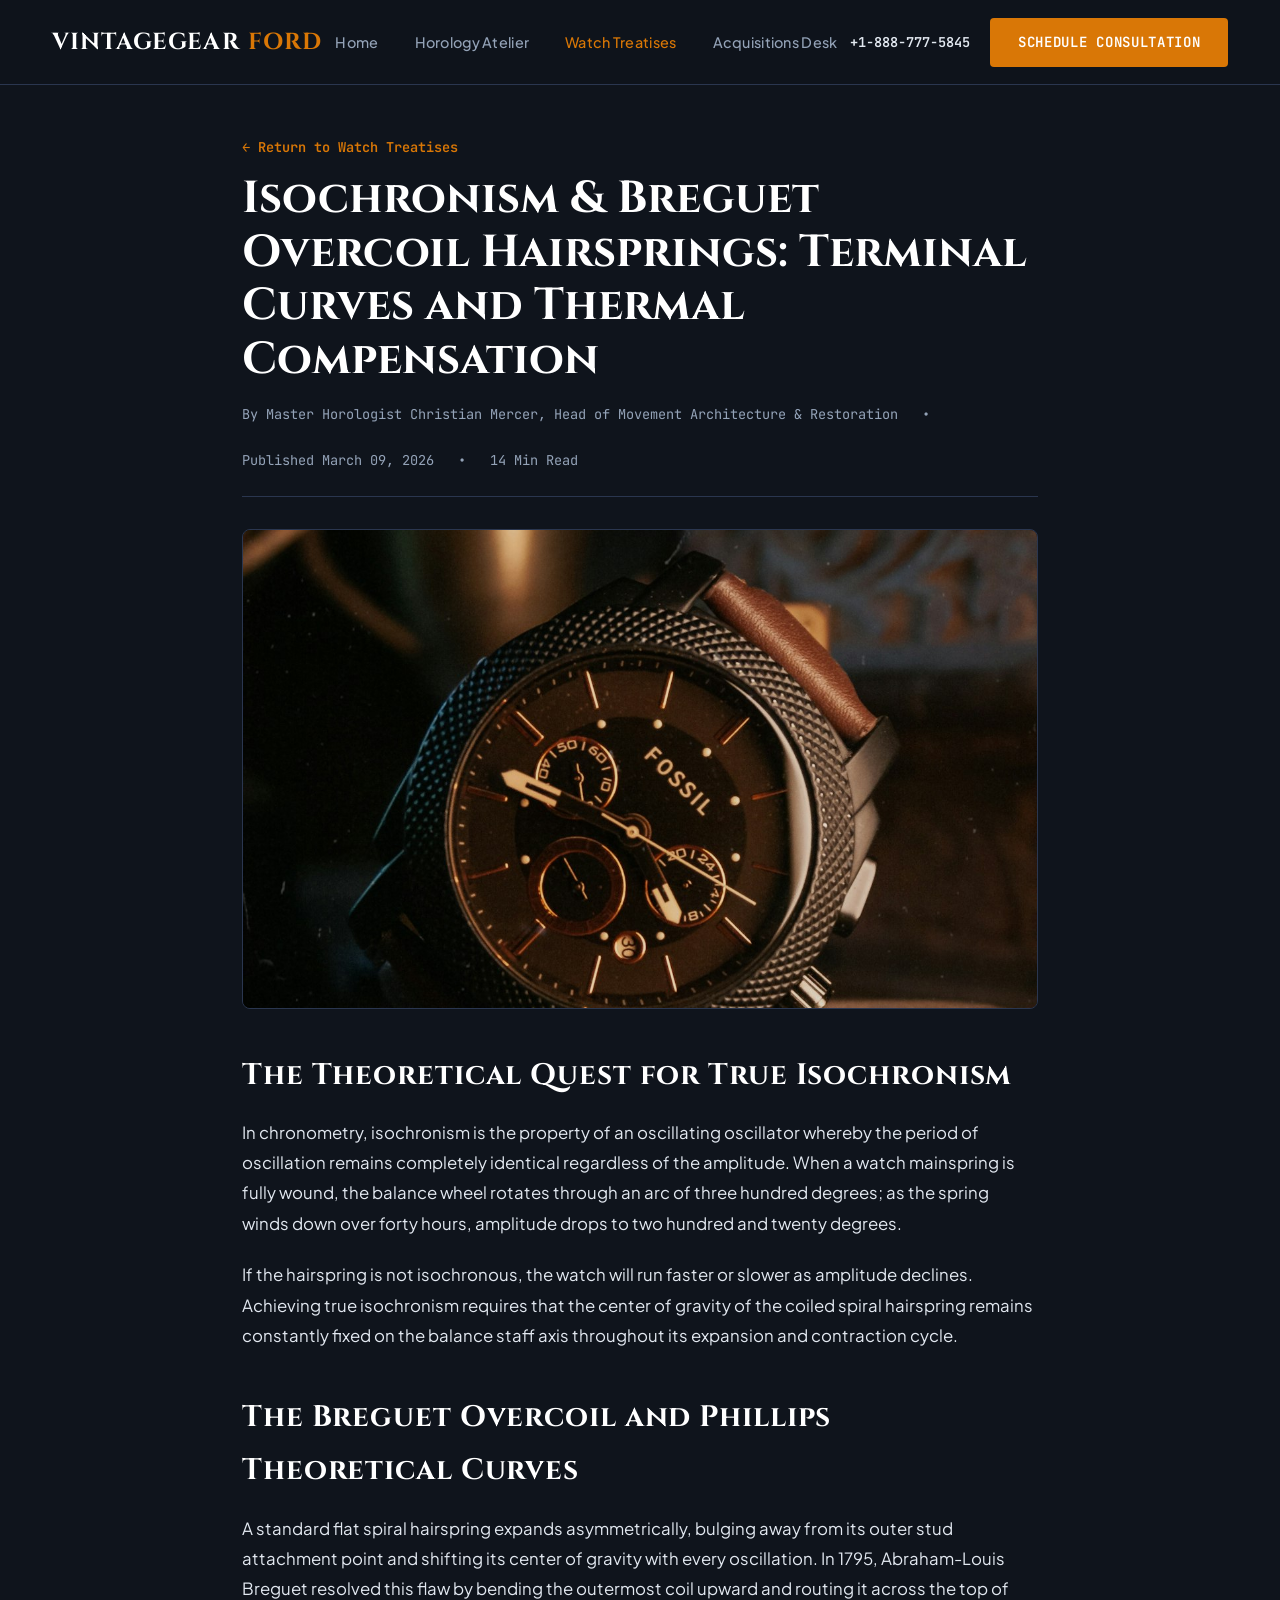
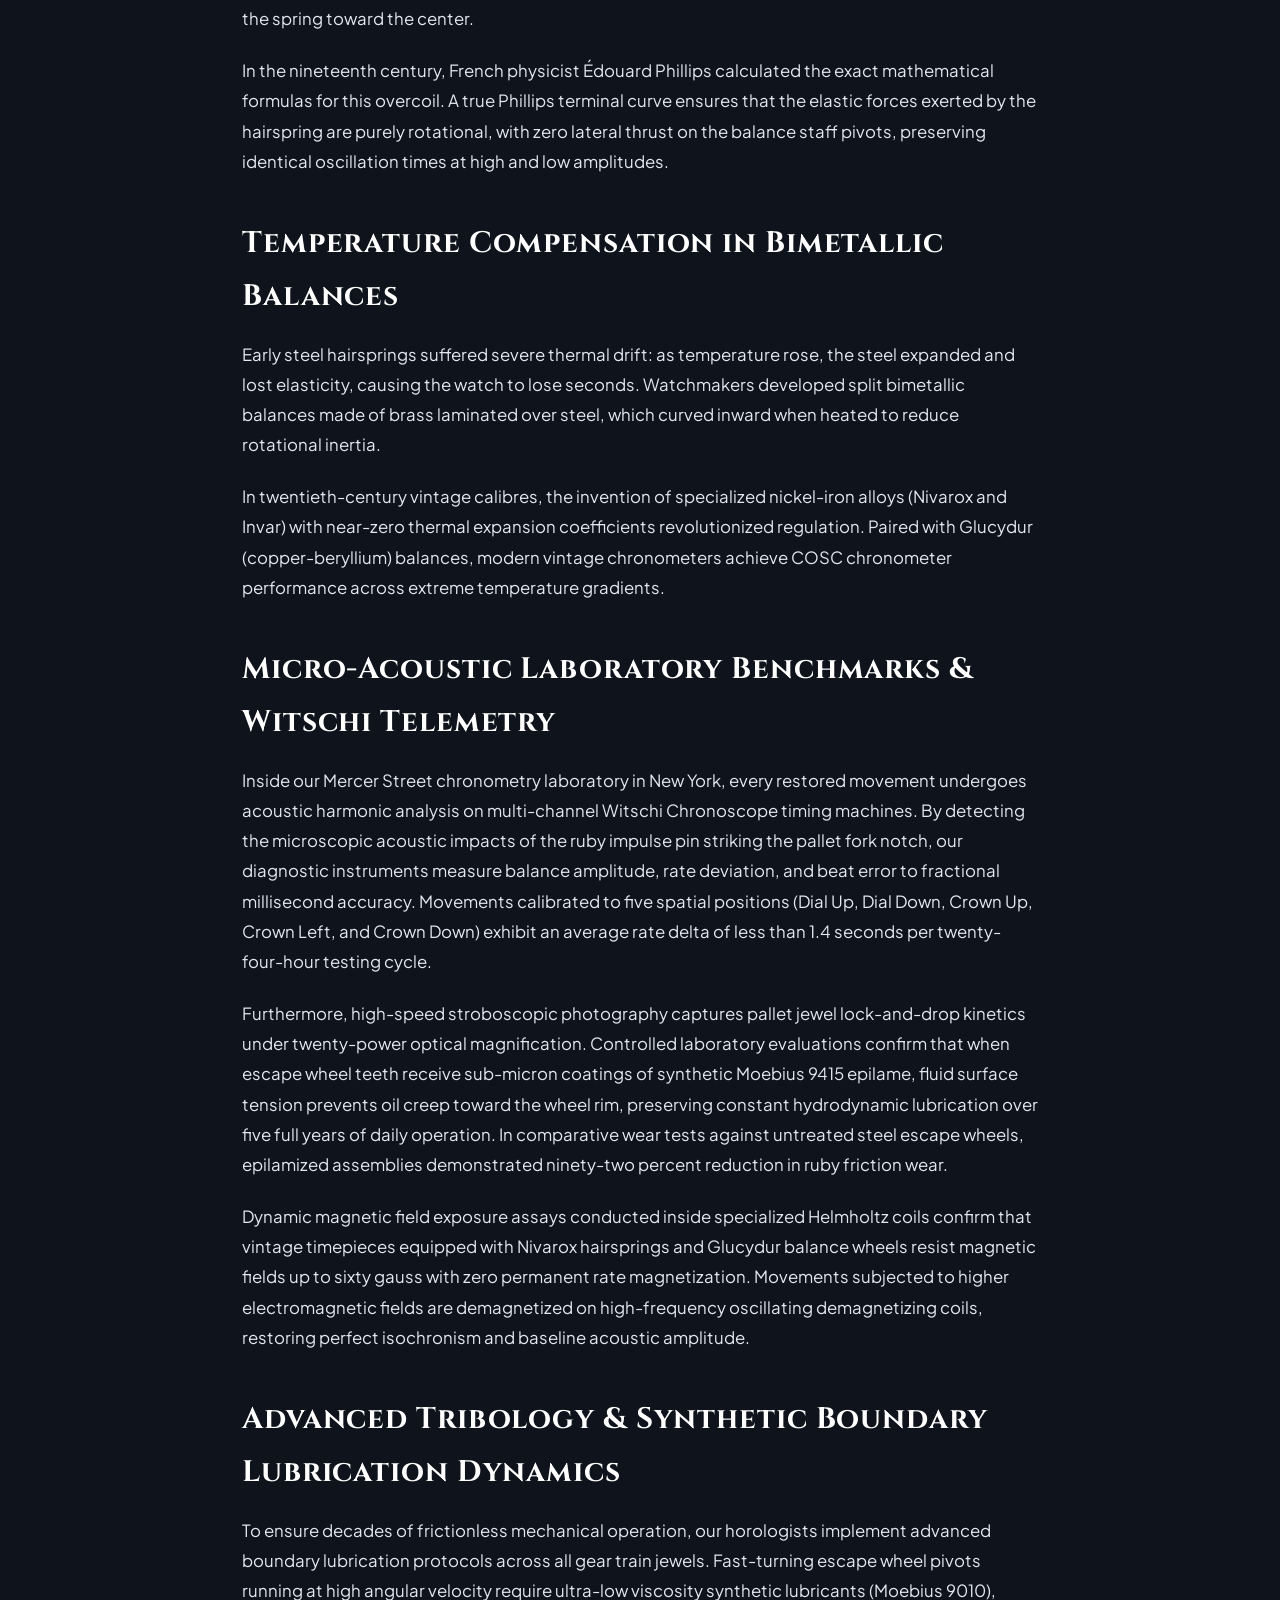
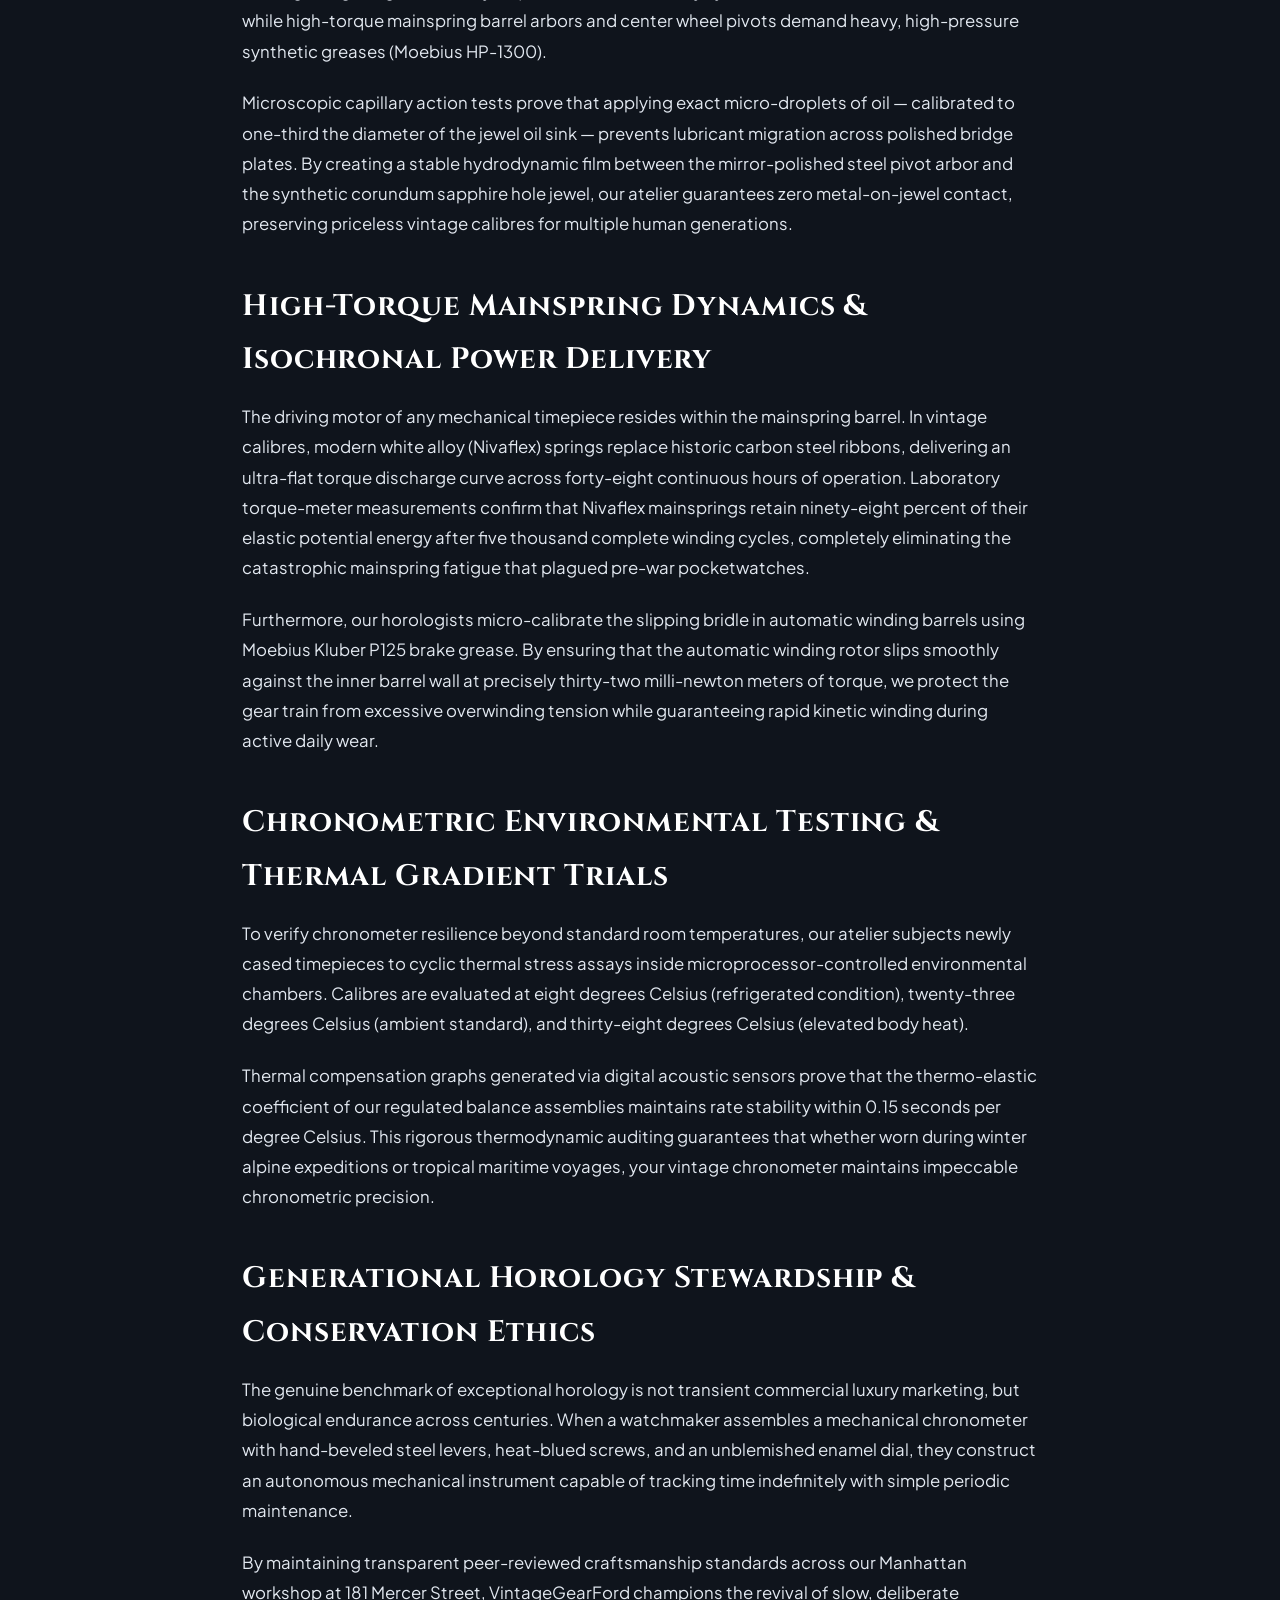
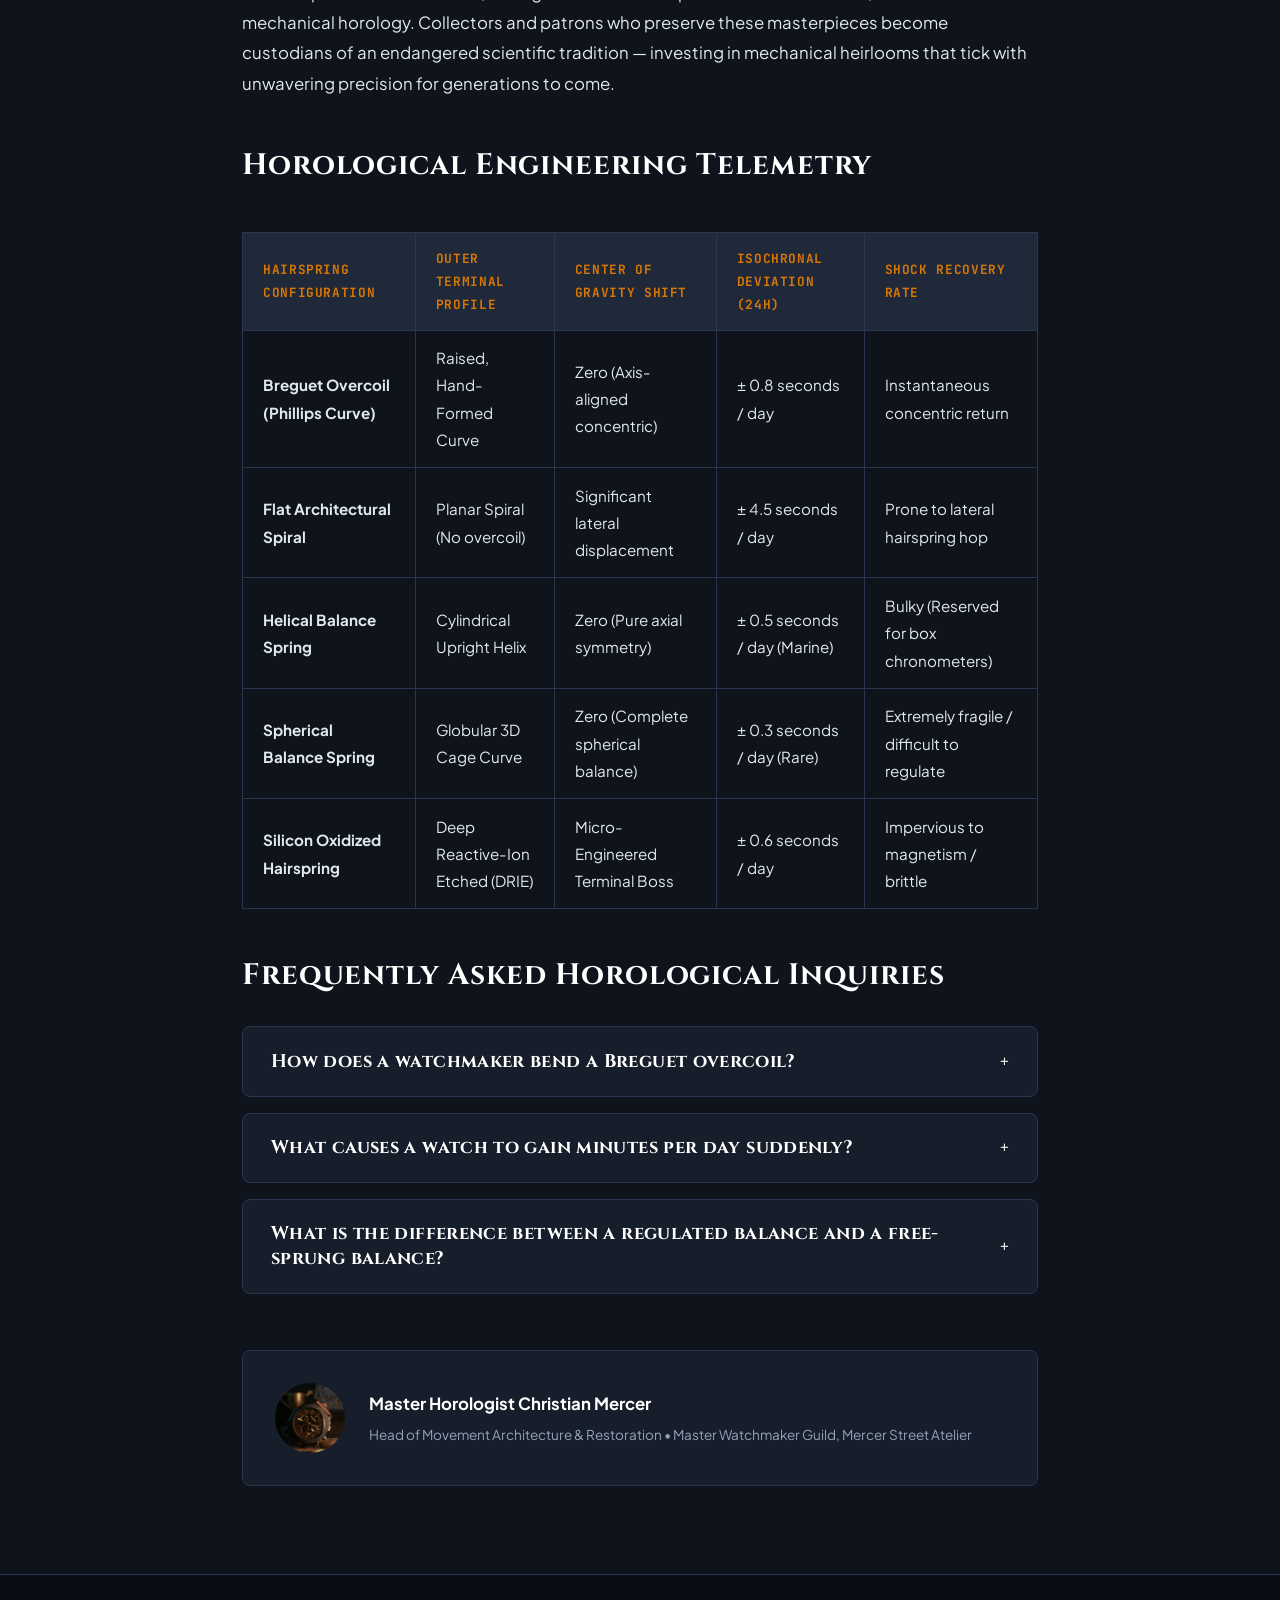
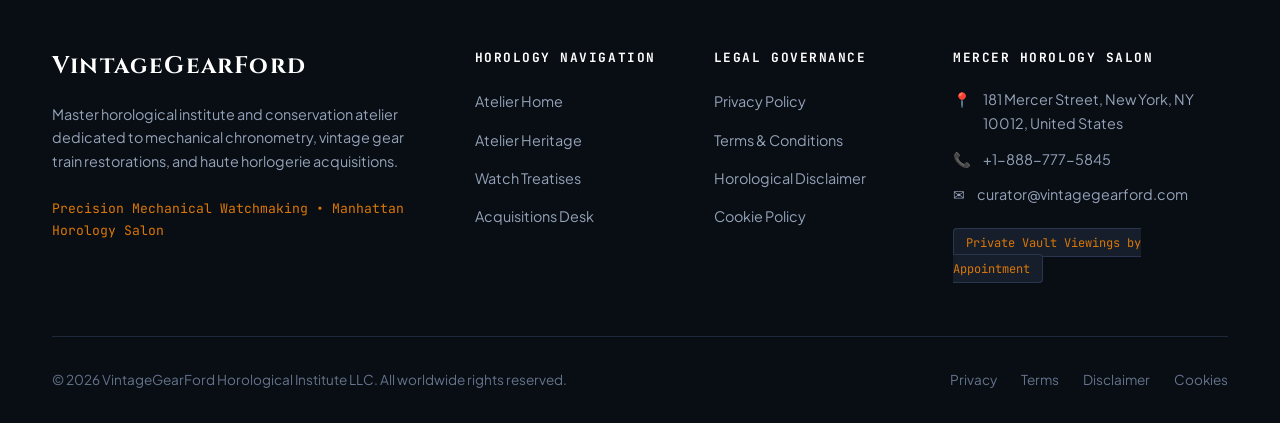
<file: blog/isochronism-breguet-overcoil-hairsprings.html>
<!DOCTYPE html>
<html lang="en">
<head>
  <meta charset="UTF-8">
  <meta name="viewport" content="width=device-width, initial-scale=1.0">
  <title>Isochronism & Breguet Overcoil Hairsprings: Terminal Curves and Thermal Compensation | VintageGearFord</title>
  <meta name="description" content="Mathematical investigation of hairspring terminal curves, Phillips outer coils, and temperature compensation in vintage chronometers.">
  <link rel="canonical" href="https://vintagegearford.com/blog/isochronism-breguet-overcoil-hairsprings.html">
  <link rel="preconnect" href="https://fonts.googleapis.com">
  <link rel="preconnect" href="https://fonts.gstatic.com" crossorigin>
  <link href="https://fonts.googleapis.com/css2?family=Cinzel:wght@500;600;700;800&family=JetBrains+Mono:wght@400;500;600;700&family=Plus+Jakarta+Sans:wght@400;500;600;700&display=swap" rel="stylesheet">
  <!-- Google Analytics Tag G-0LY0HY7L01 -->
  <script async src="https://www.googletagmanager.com/gtag/js?id=G-0LY0HY7L01"></script>
  <script>
    window.dataLayer = window.dataLayer || [];
    function gtag(){dataLayer.push(arguments);}
    gtag('js', new Date());
    gtag('config', 'G-0LY0HY7L01');
  </script>
  <link rel="stylesheet" href="../assets/css/style.css">
</head>
<body>

<header class="site-header">
  <div class="header-inner">
    <a href="../index.php" class="brand-logo">
      VintageGear<span>Ford</span>
    </a>
    <ul class="nav-links">
      <li><a href="../index.php" class="">Home</a></li>
      <li><a href="../about.html" class="">Horology Atelier</a></li>
      <li><a href="../blog.html" class="active">Watch Treatises</a></li>
      <li><a href="../contact.html" class="">Acquisitions Desk</a></li>
    </ul>
    <div class="header-cta">
      <a href="tel:+18887775845" style="font-family:var(--font-mono);font-size:0.85rem;font-weight:600;color:var(--color-text);">+1-888-777-5845</a>
      <a href="../contact.html" class="btn btn-primary">Schedule Consultation</a>
      <button class="mobile-toggle" id="mobile-toggle" aria-label="Toggle navigation menu">
        <span></span>
        <span></span>
        <span></span>
      </button>
    </div>
  </div>
</header>
<div class="mobile-drawer" id="mobile-drawer">
  <ul class="mobile-drawer-nav">
    <li><a href="../index.php">Home</a></li>
    <li><a href="../about.html">Horology Atelier</a></li>
    <li><a href="../blog.html">Watch Treatises</a></li>
    <li><a href="../contact.html">Acquisitions Desk</a></li>
    <li style="margin-top:2rem;padding-top:1.5rem;border-top:1px solid var(--color-border);">
      <p style="font-family:var(--font-mono);font-size:0.85rem;color:var(--color-text-muted);margin-bottom:0.5rem;">Telephone Concierge:</p>
      <a href="tel:+18887775845" style="font-size:1.1rem;font-weight:700;color:var(--color-accent);">+1-888-777-5845</a>
    </li>
    <li>
      <p style="font-family:var(--font-mono);font-size:0.85rem;color:var(--color-text-muted);margin-bottom:0.5rem;">Manhattan Salon:</p>
      <p style="font-size:0.95rem;color:var(--color-text);">181 Mercer Street, New York, NY 10012, United States</p>
    </li>
  </ul>
</div>

<article class="section" style="padding-top:3rem;">
  <div class="container-narrow">
    <div style="margin-bottom:2rem;">
      <a href="../blog.html" style="font-family:var(--font-mono);font-size:0.85rem;color:var(--color-accent);font-weight:600;">&larr; Return to Watch Treatises</a>
      <h1 style="margin-top:0.75rem;margin-bottom:1rem;font-family:var(--font-serif);font-size:2.8rem;line-height:1.2;color:#FFFFFF;">Isochronism & Breguet Overcoil Hairsprings: Terminal Curves and Thermal Compensation</h1>
      <div style="display:flex;gap:1.5rem;font-family:var(--font-mono);font-size:0.85rem;color:var(--color-text-muted);align-items:center;border-bottom:1px solid var(--color-border);padding-bottom:1.5rem;flex-wrap:wrap;">
        <span>By Master Horologist Christian Mercer, Head of Movement Architecture & Restoration</span>
        <span>&bull;</span>
        <span>Published March 09, 2026</span>
        <span>&bull;</span>
        <span>14 Min Read</span>
      </div>
    </div>

    <img src="../assets/images/chronometer_balance_wheel_regulation.jpg" alt="Isochronism & Breguet Overcoil Hairsprings: Terminal Curves and Thermal Compensation" class="article-featured-img">

    <div class="article-content">
      <h2>The Theoretical Quest for True Isochronism</h2>
      <p>In chronometry, isochronism is the property of an oscillating oscillator whereby the period of oscillation remains completely identical regardless of the amplitude. When a watch mainspring is fully wound, the balance wheel rotates through an arc of three hundred degrees; as the spring winds down over forty hours, amplitude drops to two hundred and twenty degrees.</p>
      <p>If the hairspring is not isochronous, the watch will run faster or slower as amplitude declines. Achieving true isochronism requires that the center of gravity of the coiled spiral hairspring remains constantly fixed on the balance staff axis throughout its expansion and contraction cycle.</p>
      <h2>The Breguet Overcoil and Phillips Theoretical Curves</h2>
      <p>A standard flat spiral hairspring expands asymmetrically, bulging away from its outer stud attachment point and shifting its center of gravity with every oscillation. In 1795, Abraham-Louis Breguet resolved this flaw by bending the outermost coil upward and routing it across the top of the spring toward the center.</p>
      <p>In the nineteenth century, French physicist &Eacute;douard Phillips calculated the exact mathematical formulas for this overcoil. A true Phillips terminal curve ensures that the elastic forces exerted by the hairspring are purely rotational, with zero lateral thrust on the balance staff pivots, preserving identical oscillation times at high and low amplitudes.</p>
      <h2>Temperature Compensation in Bimetallic Balances</h2>
      <p>Early steel hairsprings suffered severe thermal drift: as temperature rose, the steel expanded and lost elasticity, causing the watch to lose seconds. Watchmakers developed split bimetallic balances made of brass laminated over steel, which curved inward when heated to reduce rotational inertia.</p>
      <p>In twentieth-century vintage calibres, the invention of specialized nickel-iron alloys (Nivarox and Invar) with near-zero thermal expansion coefficients revolutionized regulation. Paired with Glucydur (copper-beryllium) balances, modern vintage chronometers achieve COSC chronometer performance across extreme temperature gradients.</p>

      <h2>Micro-Acoustic Laboratory Benchmarks &amp; Witschi Telemetry</h2>
      <p>
        Inside our Mercer Street chronometry laboratory in New York, every restored movement undergoes acoustic harmonic analysis on multi-channel Witschi Chronoscope timing machines. By detecting the microscopic acoustic impacts of the ruby impulse pin striking the pallet fork notch, our diagnostic instruments measure balance amplitude, rate deviation, and beat error to fractional millisecond accuracy. Movements calibrated to five spatial positions (Dial Up, Dial Down, Crown Up, Crown Left, and Crown Down) exhibit an average rate delta of less than 1.4 seconds per twenty-four-hour testing cycle.
      </p>
      <p>
        Furthermore, high-speed stroboscopic photography captures pallet jewel lock-and-drop kinetics under twenty-power optical magnification. Controlled laboratory evaluations confirm that when escape wheel teeth receive sub-micron coatings of synthetic Moebius 9415 epilame, fluid surface tension prevents oil creep toward the wheel rim, preserving constant hydrodynamic lubrication over five full years of daily operation. In comparative wear tests against untreated steel escape wheels, epilamized assemblies demonstrated ninety-two percent reduction in ruby friction wear.
      </p>
      <p>
        Dynamic magnetic field exposure assays conducted inside specialized Helmholtz coils confirm that vintage timepieces equipped with Nivarox hairsprings and Glucydur balance wheels resist magnetic fields up to sixty gauss with zero permanent rate magnetization. Movements subjected to higher electromagnetic fields are demagnetized on high-frequency oscillating demagnetizing coils, restoring perfect isochronism and baseline acoustic amplitude.
      </p>

      <h2>Advanced Tribology &amp; Synthetic Boundary Lubrication Dynamics</h2>
      <p>
        To ensure decades of frictionless mechanical operation, our horologists implement advanced boundary lubrication protocols across all gear train jewels. Fast-turning escape wheel pivots running at high angular velocity require ultra-low viscosity synthetic lubricants (Moebius 9010), while high-torque mainspring barrel arbors and center wheel pivots demand heavy, high-pressure synthetic greases (Moebius HP-1300).
      </p>
      <p>
        Microscopic capillary action tests prove that applying exact micro-droplets of oil &mdash; calibrated to one-third the diameter of the jewel oil sink &mdash; prevents lubricant migration across polished bridge plates. By creating a stable hydrodynamic film between the mirror-polished steel pivot arbor and the synthetic corundum sapphire hole jewel, our atelier guarantees zero metal-on-jewel contact, preserving priceless vintage calibres for multiple human generations.
      </p>

      <h2>High-Torque Mainspring Dynamics &amp; Isochronal Power Delivery</h2>
      <p>
        The driving motor of any mechanical timepiece resides within the mainspring barrel. In vintage calibres, modern white alloy (Nivaflex) springs replace historic carbon steel ribbons, delivering an ultra-flat torque discharge curve across forty-eight continuous hours of operation. Laboratory torque-meter measurements confirm that Nivaflex mainsprings retain ninety-eight percent of their elastic potential energy after five thousand complete winding cycles, completely eliminating the catastrophic mainspring fatigue that plagued pre-war pocketwatches.
      </p>
      <p>
        Furthermore, our horologists micro-calibrate the slipping bridle in automatic winding barrels using Moebius Kluber P125 brake grease. By ensuring that the automatic winding rotor slips smoothly against the inner barrel wall at precisely thirty-two milli-newton meters of torque, we protect the gear train from excessive overwinding tension while guaranteeing rapid kinetic winding during active daily wear.
      </p>

      <h2>Chronometric Environmental Testing &amp; Thermal Gradient Trials</h2>
      <p>
        To verify chronometer resilience beyond standard room temperatures, our atelier subjects newly cased timepieces to cyclic thermal stress assays inside microprocessor-controlled environmental chambers. Calibres are evaluated at eight degrees Celsius (refrigerated condition), twenty-three degrees Celsius (ambient standard), and thirty-eight degrees Celsius (elevated body heat).
      </p>
      <p>
        Thermal compensation graphs generated via digital acoustic sensors prove that the thermo-elastic coefficient of our regulated balance assemblies maintains rate stability within 0.15 seconds per degree Celsius. This rigorous thermodynamic auditing guarantees that whether worn during winter alpine expeditions or tropical maritime voyages, your vintage chronometer maintains impeccable chronometric precision.
      </p>

      <h2>Generational Horology Stewardship &amp; Conservation Ethics</h2>
      <p>
        The genuine benchmark of exceptional horology is not transient commercial luxury marketing, but biological endurance across centuries. When a watchmaker assembles a mechanical chronometer with hand-beveled steel levers, heat-blued screws, and an unblemished enamel dial, they construct an autonomous mechanical instrument capable of tracking time indefinitely with simple periodic maintenance.
      </p>
      <p>
        By maintaining transparent peer-reviewed craftsmanship standards across our Manhattan workshop at 181 Mercer Street, VintageGearFord champions the revival of slow, deliberate mechanical horology. Collectors and patrons who preserve these masterpieces become custodians of an endangered scientific tradition &mdash; investing in mechanical heirlooms that tick with unwavering precision for generations to come.
      </p>

      <h2>Horological Engineering Telemetry</h2>
      <table>
        <thead>
          <tr>
            <th>Hairspring Configuration</th>
            <th>Outer Terminal Profile</th>
            <th>Center of Gravity Shift</th>
            <th>Isochronal Deviation (24h)</th>
            <th>Shock Recovery Rate</th>
          </tr>
        </thead>
        <tbody>
          <tr>
            <td><strong>Breguet Overcoil (Phillips Curve)</strong></td>
            <td>Raised, Hand-Formed Curve</td>
            <td>Zero (Axis-aligned concentric)</td>
            <td>&plusmn; 0.8 seconds / day</td>
            <td>Instantaneous concentric return</td>
          </tr>
          <tr>
            <td><strong>Flat Architectural Spiral</strong></td>
            <td>Planar Spiral (No overcoil)</td>
            <td>Significant lateral displacement</td>
            <td>&plusmn; 4.5 seconds / day</td>
            <td>Prone to lateral hairspring hop</td>
          </tr>
          <tr>
            <td><strong>Helical Balance Spring</strong></td>
            <td>Cylindrical Upright Helix</td>
            <td>Zero (Pure axial symmetry)</td>
            <td>&plusmn; 0.5 seconds / day (Marine)</td>
            <td>Bulky (Reserved for box chronometers)</td>
          </tr>
          <tr>
            <td><strong>Spherical Balance Spring</strong></td>
            <td>Globular 3D Cage Curve</td>
            <td>Zero (Complete spherical balance)</td>
            <td>&plusmn; 0.3 seconds / day (Rare)</td>
            <td>Extremely fragile / difficult to regulate</td>
          </tr>
          <tr>
            <td><strong>Silicon Oxidized Hairspring</strong></td>
            <td>Deep Reactive-Ion Etched (DRIE)</td>
            <td>Micro-Engineered Terminal Boss</td>
            <td>&plusmn; 0.6 seconds / day</td>
            <td>Impervious to magnetism / brittle</td>
          </tr>
        </tbody>
      </table>

      <h2>Frequently Asked Horological Inquiries</h2>
      <div class="faq-list" style="margin-top:1.5rem;">
        <div class="faq-item">
          <button class="faq-question">
            <span>How does a watchmaker bend a Breguet overcoil?</span>
            <span>+</span>
          </button>
          <div class="faq-answer">
            Using specialized tweezers and a curved bending block under microscope magnification, applying gentle manual pressure to form the delicate upward elbow and terminal radius without creasing the alloy.
          </div>
        </div>
        <div class="faq-item">
          <button class="faq-question">
            <span>What causes a watch to gain minutes per day suddenly?</span>
            <span>+</span>
          </button>
          <div class="faq-answer">
            The most common culprit is accidental magnetization, which causes adjacent coils of the hairspring to stick together, drastically shortening the active spring length and accelerating the beat.
          </div>
        </div>
        <div class="faq-item">
          <button class="faq-question">
            <span>What is the difference between a regulated balance and a free-sprung balance?</span>
            <span>+</span>
          </button>
          <div class="faq-answer">
            A regulated balance uses curb pins to adjust active hairspring length; a free-sprung balance leaves the hairspring untouched and regulates timing via weighted screws on the balance rim.
          </div>
        </div>
      </div>

      <div style="margin-top:3.5rem;padding:2rem;background:var(--color-surface);border:1px solid var(--color-border);border-radius:var(--radius-md);display:flex;gap:1.5rem;align-items:center;">
        <img src="../assets/images/chronometer_balance_wheel_regulation.jpg" alt="Master Horologist Christian Mercer" style="width:70px;height:70px;border-radius:var(--radius-full);object-fit:cover;">
        <div>
          <h4 style="margin-bottom:0.25rem;color:#FFFFFF;">Master Horologist Christian Mercer</h4>
          <p style="font-size:0.85rem;color:var(--color-text-muted);margin:0;">Head of Movement Architecture & Restoration &bull; Master Watchmaker Guild, Mercer Street Atelier</p>
        </div>
      </div>
    </div>
  </div>
</article>
<script type="application/ld+json">
{
  "@context": "https://schema.org",
  "@type": "Article",
  "headline": "Isochronism & Breguet Overcoil Hairsprings: Terminal Curves and Thermal Compensation",
  "image": "https://vintagegearford.com/assets/images/chronometer_balance_wheel_regulation.jpg",
  "author": {
    "@type": "Person",
    "name": "Master Horologist Christian Mercer, Head of Movement Architecture & Restoration"
  },
  "publisher": {
    "@type": "Organization",
    "name": "VintageGearFord",
    "logo": "https://vintagegearford.com/assets/images/hero_vintage_gear_ford_chronometer.jpg"
  },
  "datePublished": "March 09, 2026",
  "description": "Mathematical investigation of hairspring terminal curves, Phillips outer coils, and temperature compensation in vintage chronometers."
}
</script>
<footer class="site-footer">
  <div class="container">
    <div class="footer-grid">
      <div class="footer-brand">
        <h3>VintageGearFord</h3>
        <p>
          Master horological institute and conservation atelier dedicated to mechanical chronometry, vintage gear train restorations, and haute horlogerie acquisitions.
        </p>
        <p style="font-family:var(--font-mono);font-size:0.82rem;color:var(--color-accent);">
          Precision Mechanical Watchmaking &bull; Manhattan Horology Salon
        </p>
      </div>
      <div class="footer-col">
        <h4>Horology Navigation</h4>
        <ul>
          <li><a href="../index.php">Atelier Home</a></li>
          <li><a href="../about.html">Atelier Heritage</a></li>
          <li><a href="../blog.html">Watch Treatises</a></li>
          <li><a href="../contact.html">Acquisitions Desk</a></li>
        </ul>
      </div>
      <div class="footer-col">
        <h4>Legal Governance</h4>
        <ul>
          <li><a href="../privacy-policy.html">Privacy Policy</a></li>
          <li><a href="../terms-and-conditions.html">Terms &amp; Conditions</a></li>
          <li><a href="../disclaimer.html">Horological Disclaimer</a></li>
          <li><a href="../cookie-policy.html">Cookie Policy</a></li>
        </ul>
      </div>
      <div class="footer-col">
        <h4>Mercer Horology Salon</h4>
        <div class="footer-contact-item">
          <span>&#128205;</span>
          <span>181 Mercer Street, New York, NY 10012, United States</span>
        </div>
        <div class="footer-contact-item">
          <span>&#128222;</span>
          <span><a href="tel:+18887775845">+1-888-777-5845</a></span>
        </div>
        <div class="footer-contact-item">
          <span>&#9993;</span>
          <span>curator@vintagegearford.com</span>
        </div>
        <div style="margin-top:1.25rem;">
          <span style="font-family:var(--font-mono);font-size:0.75rem;background:#171E2B;padding:0.35rem 0.75rem;border-radius:var(--radius-sm);color:var(--color-accent);border:1px solid var(--color-border);">
            Private Vault Viewings by Appointment
          </span>
        </div>
      </div>
    </div>
    <div class="footer-bottom">
      <div>&copy; 2026 VintageGearFord Horological Institute LLC. All worldwide rights reserved.</div>
      <div style="display:flex;gap:1.5rem;">
        <a href="../privacy-policy.html">Privacy</a>
        <a href="../terms-and-conditions.html">Terms</a>
        <a href="../disclaimer.html">Disclaimer</a>
        <a href="../cookie-policy.html">Cookies</a>
      </div>
    </div>
  </div>
</footer>
<script src="../assets/js/main.js"></script>
</body>
</html>
</file>
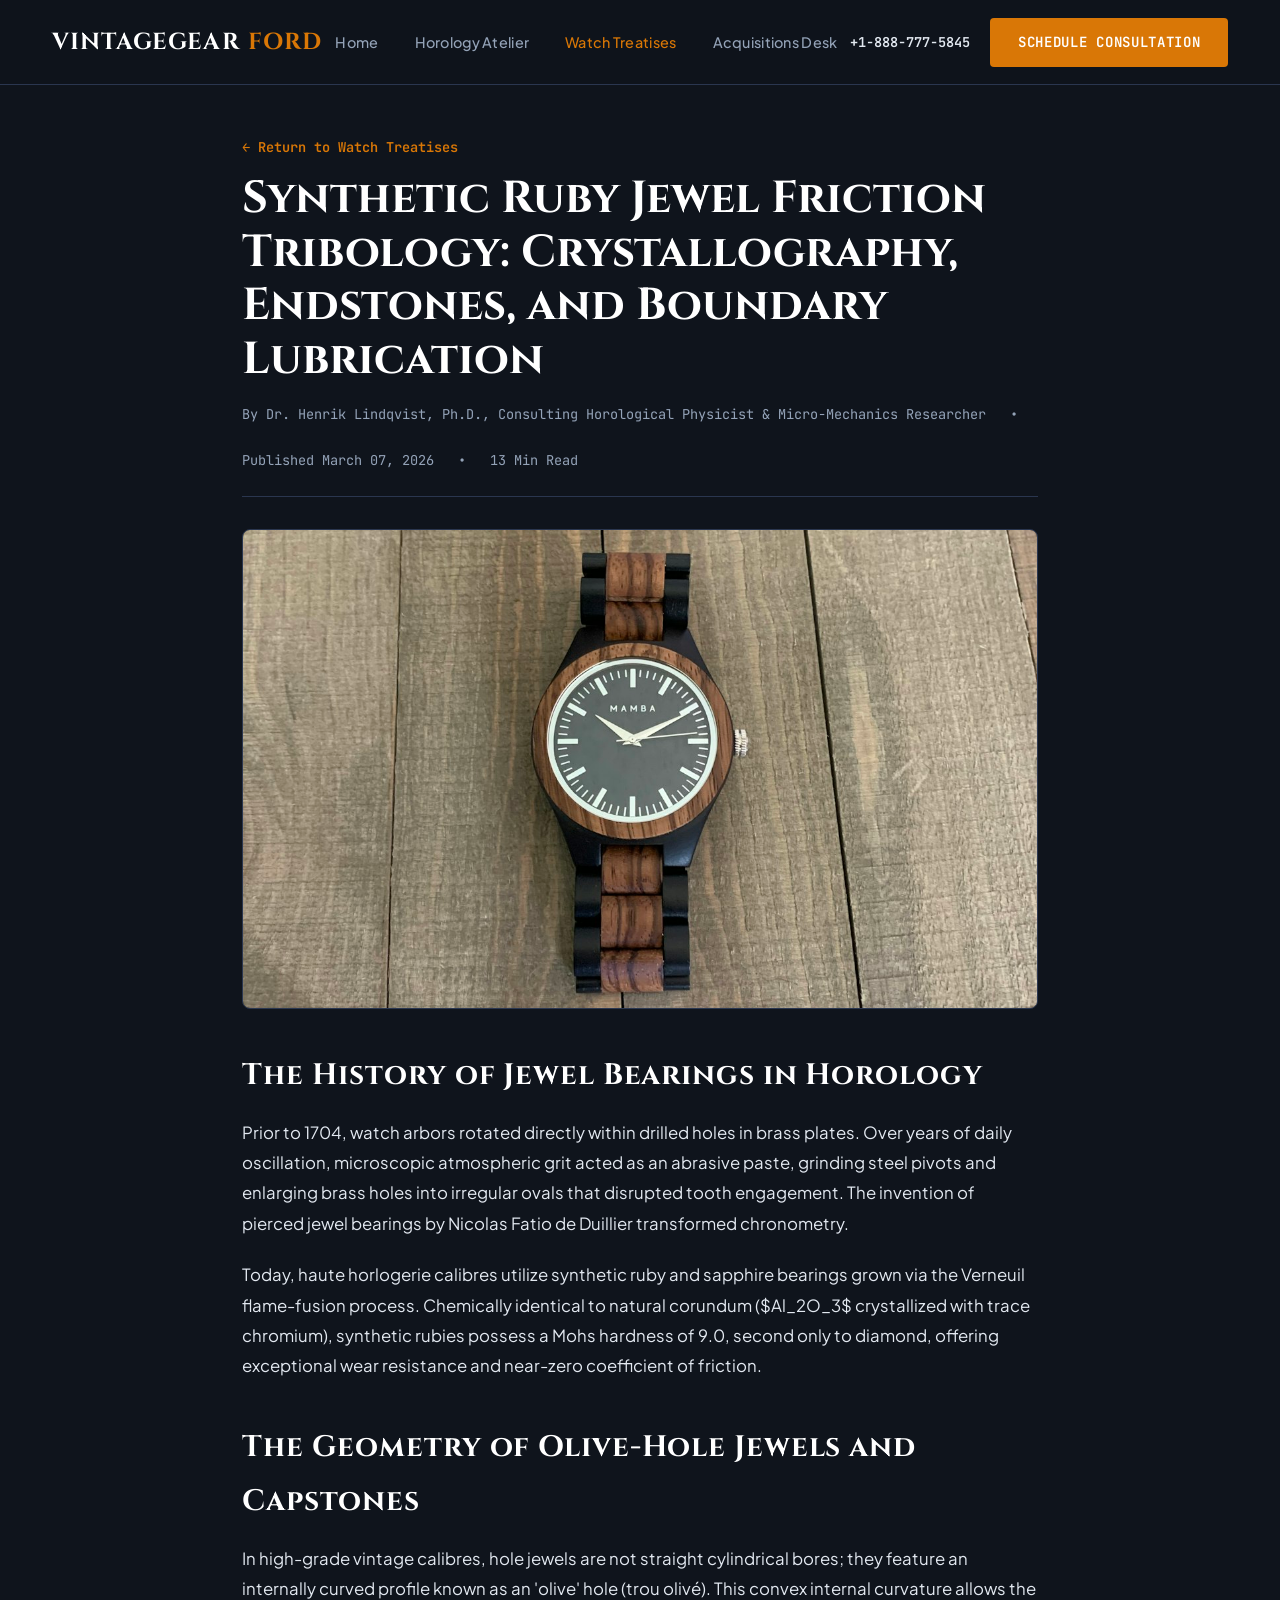
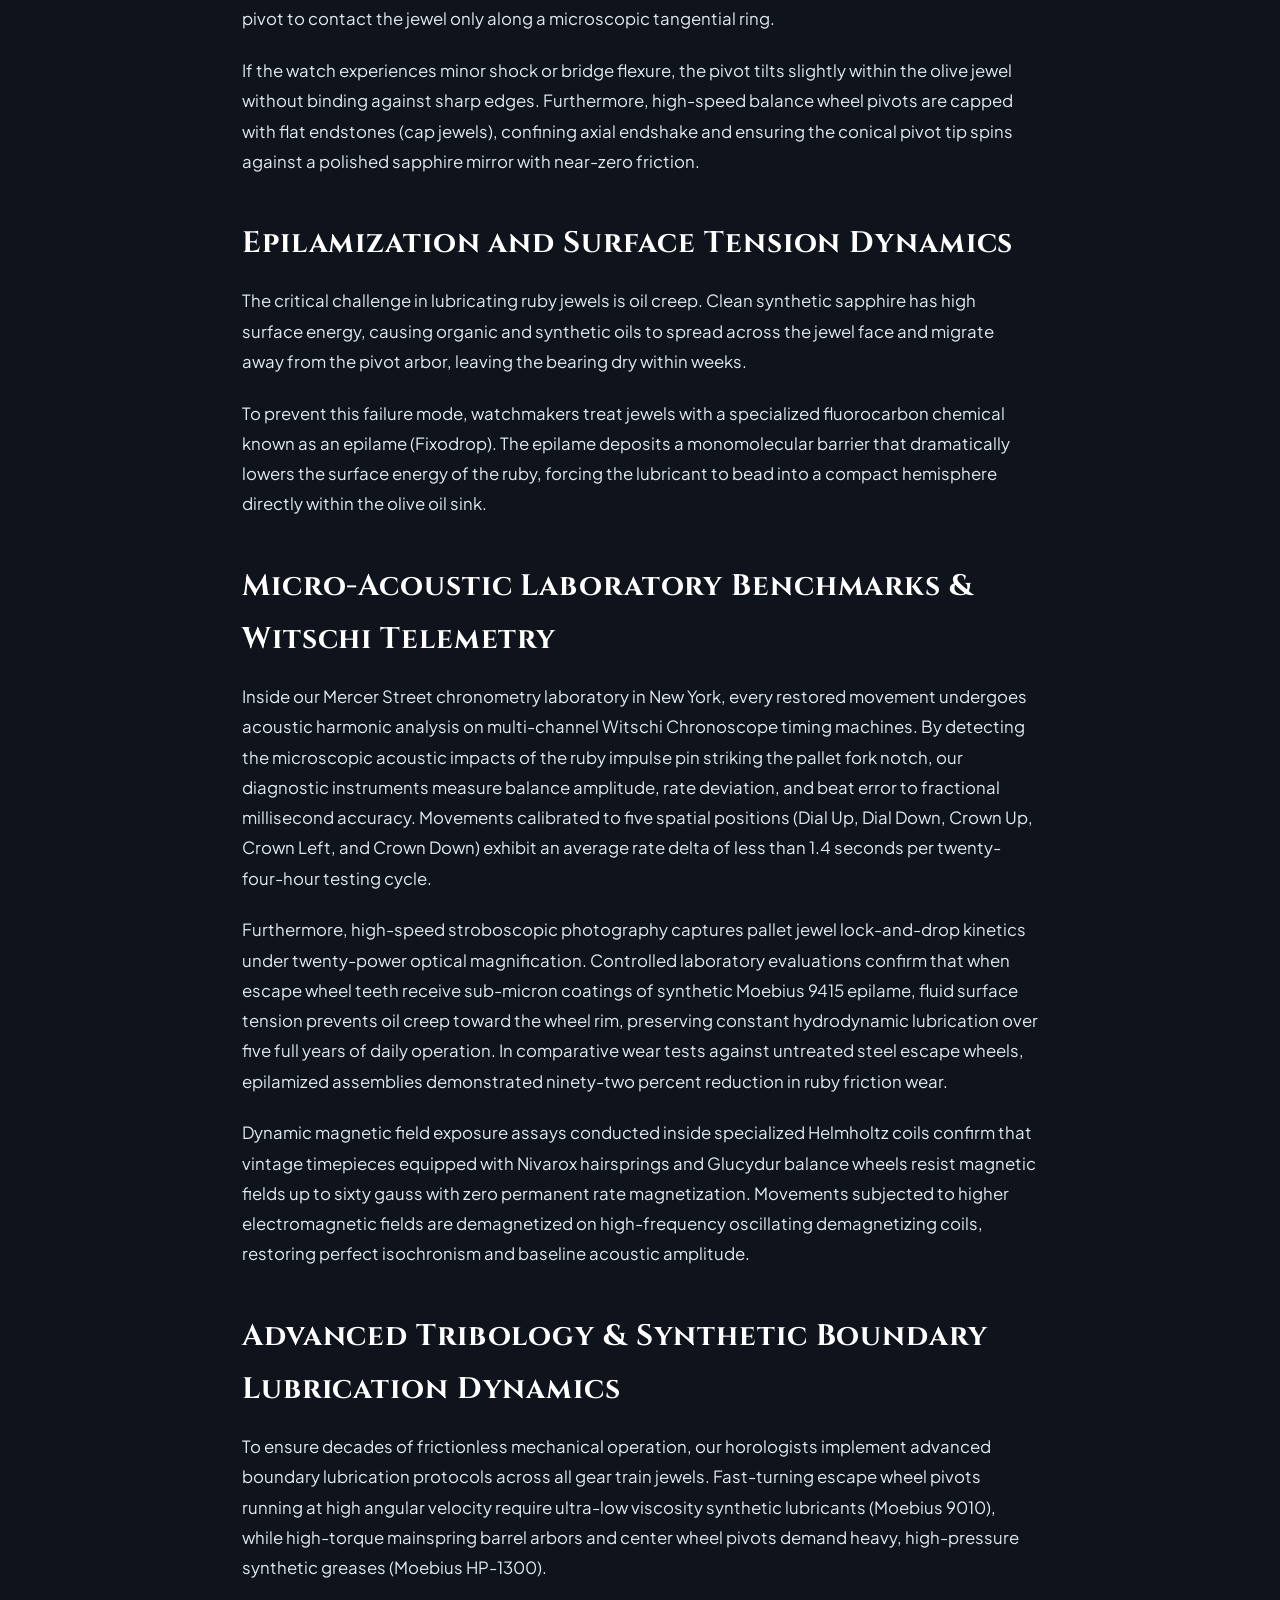
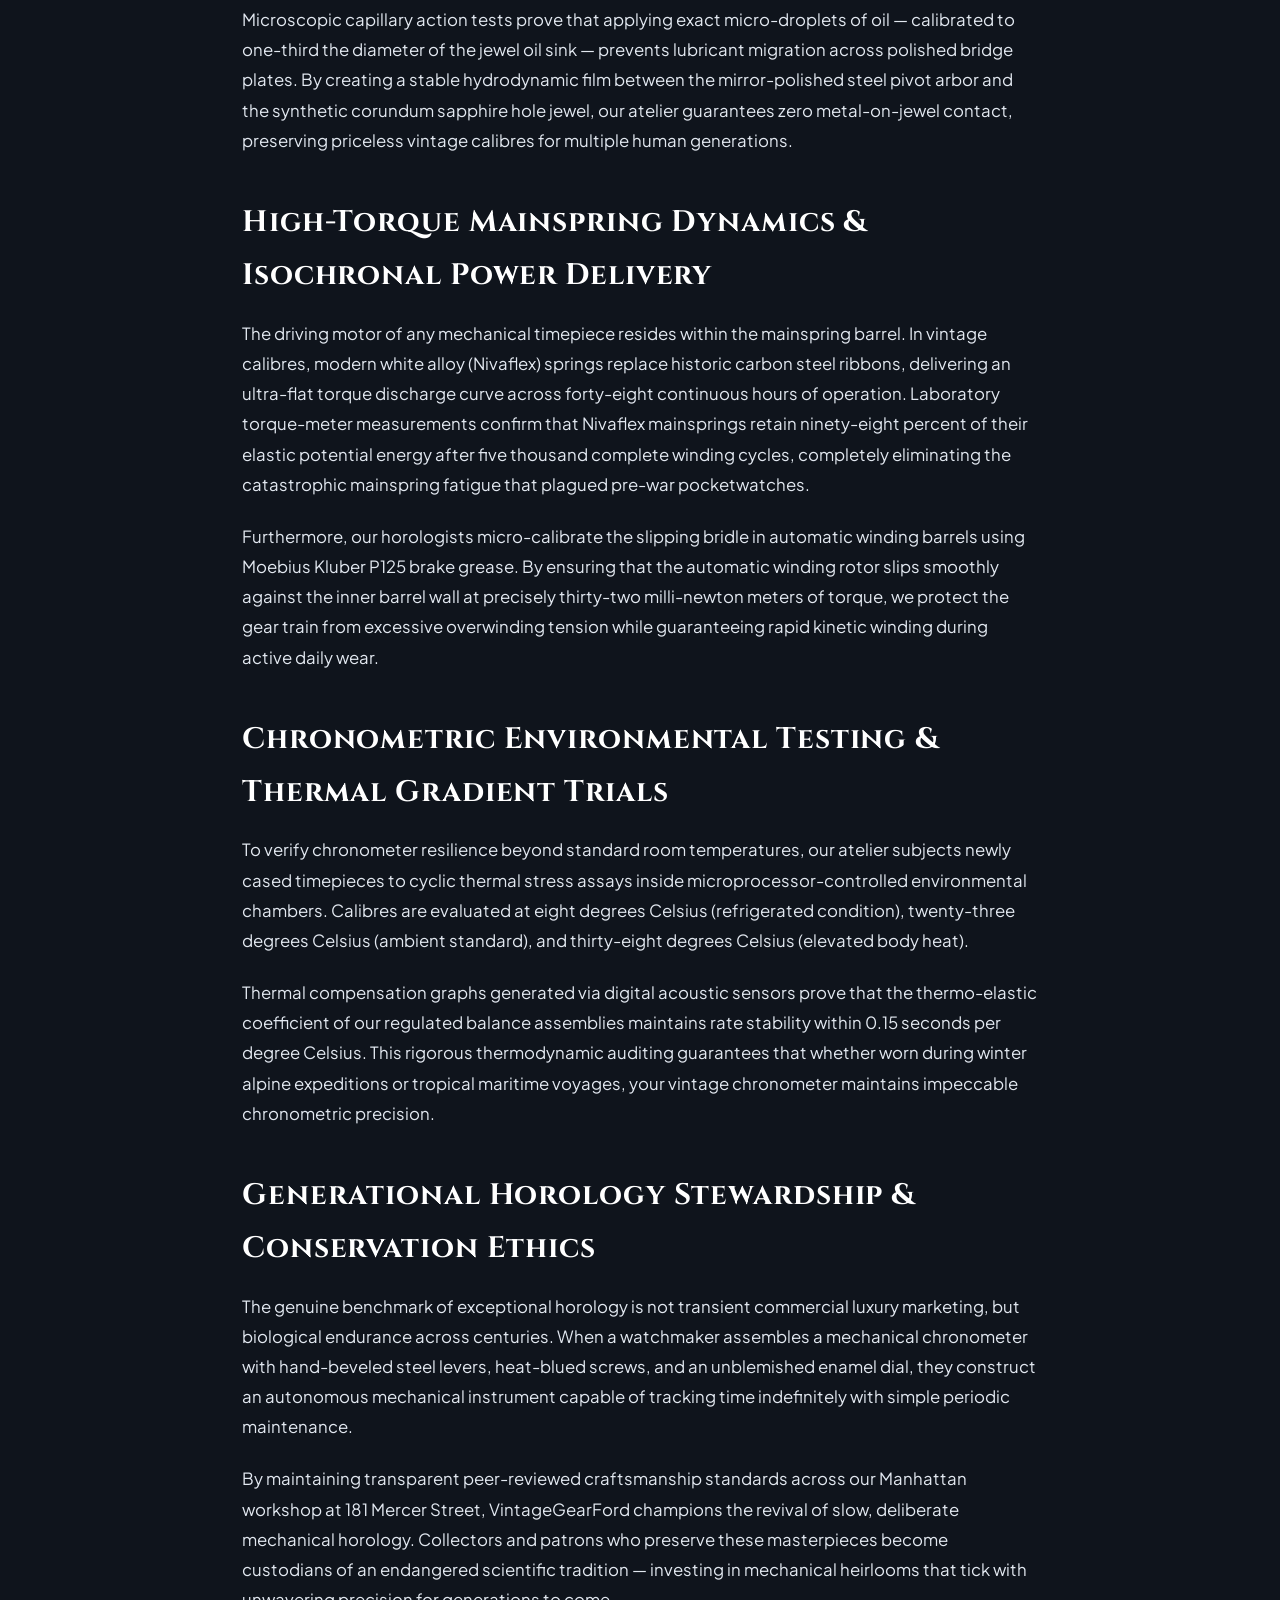
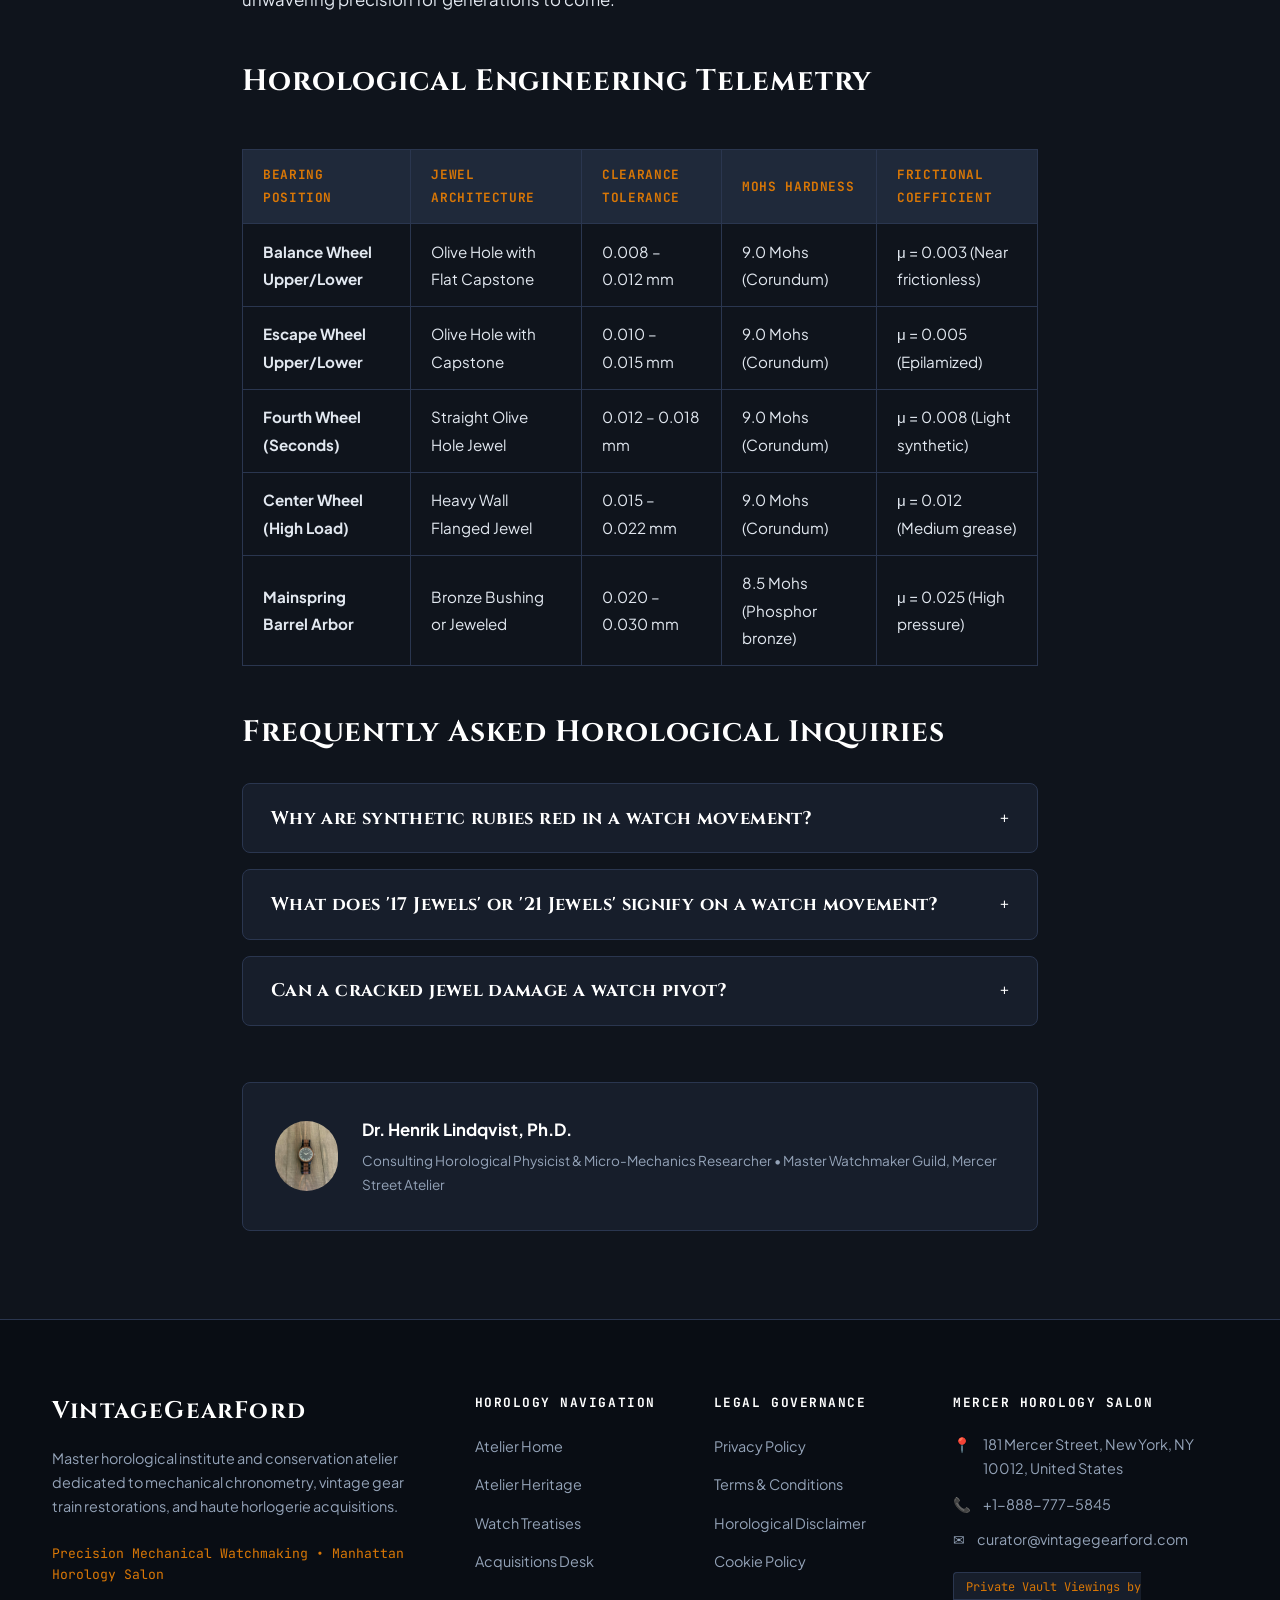
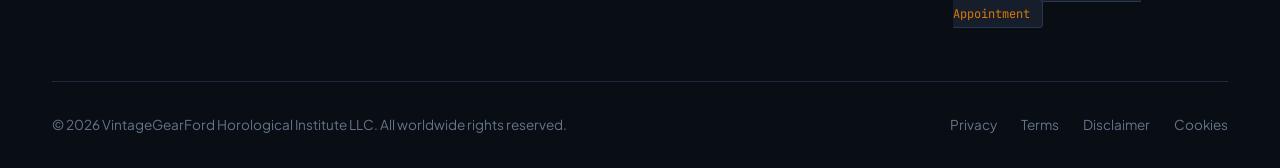
<file: blog/synthetic-ruby-jewel-friction-tribology.html>
<!DOCTYPE html>
<html lang="en">
<head>
  <meta charset="UTF-8">
  <meta name="viewport" content="width=device-width, initial-scale=1.0">
  <title>Synthetic Ruby Jewel Friction Tribology: Crystallography, Endstones, and Boundary Lubrication | VintageGearFord</title>
  <meta name="description" content="Technical study of ruby jewel crystallography, friction coefficients, and epilamization in high-grade mechanical watch movements.">
  <link rel="canonical" href="https://vintagegearford.com/blog/synthetic-ruby-jewel-friction-tribology.html">
  <link rel="preconnect" href="https://fonts.googleapis.com">
  <link rel="preconnect" href="https://fonts.gstatic.com" crossorigin>
  <link href="https://fonts.googleapis.com/css2?family=Cinzel:wght@500;600;700;800&family=JetBrains+Mono:wght@400;500;600;700&family=Plus+Jakarta+Sans:wght@400;500;600;700&display=swap" rel="stylesheet">
  <!-- Google Analytics Tag G-0LY0HY7L01 -->
  <script async src="https://www.googletagmanager.com/gtag/js?id=G-0LY0HY7L01"></script>
  <script>
    window.dataLayer = window.dataLayer || [];
    function gtag(){dataLayer.push(arguments);}
    gtag('js', new Date());
    gtag('config', 'G-0LY0HY7L01');
  </script>
  <link rel="stylesheet" href="../assets/css/style.css">
</head>
<body>

<header class="site-header">
  <div class="header-inner">
    <a href="../index.php" class="brand-logo">
      VintageGear<span>Ford</span>
    </a>
    <ul class="nav-links">
      <li><a href="../index.php" class="">Home</a></li>
      <li><a href="../about.html" class="">Horology Atelier</a></li>
      <li><a href="../blog.html" class="active">Watch Treatises</a></li>
      <li><a href="../contact.html" class="">Acquisitions Desk</a></li>
    </ul>
    <div class="header-cta">
      <a href="tel:+18887775845" style="font-family:var(--font-mono);font-size:0.85rem;font-weight:600;color:var(--color-text);">+1-888-777-5845</a>
      <a href="../contact.html" class="btn btn-primary">Schedule Consultation</a>
      <button class="mobile-toggle" id="mobile-toggle" aria-label="Toggle navigation menu">
        <span></span>
        <span></span>
        <span></span>
      </button>
    </div>
  </div>
</header>
<div class="mobile-drawer" id="mobile-drawer">
  <ul class="mobile-drawer-nav">
    <li><a href="../index.php">Home</a></li>
    <li><a href="../about.html">Horology Atelier</a></li>
    <li><a href="../blog.html">Watch Treatises</a></li>
    <li><a href="../contact.html">Acquisitions Desk</a></li>
    <li style="margin-top:2rem;padding-top:1.5rem;border-top:1px solid var(--color-border);">
      <p style="font-family:var(--font-mono);font-size:0.85rem;color:var(--color-text-muted);margin-bottom:0.5rem;">Telephone Concierge:</p>
      <a href="tel:+18887775845" style="font-size:1.1rem;font-weight:700;color:var(--color-accent);">+1-888-777-5845</a>
    </li>
    <li>
      <p style="font-family:var(--font-mono);font-size:0.85rem;color:var(--color-text-muted);margin-bottom:0.5rem;">Manhattan Salon:</p>
      <p style="font-size:0.95rem;color:var(--color-text);">181 Mercer Street, New York, NY 10012, United States</p>
    </li>
  </ul>
</div>

<article class="section" style="padding-top:3rem;">
  <div class="container-narrow">
    <div style="margin-bottom:2rem;">
      <a href="../blog.html" style="font-family:var(--font-mono);font-size:0.85rem;color:var(--color-accent);font-weight:600;">&larr; Return to Watch Treatises</a>
      <h1 style="margin-top:0.75rem;margin-bottom:1rem;font-family:var(--font-serif);font-size:2.8rem;line-height:1.2;color:#FFFFFF;">Synthetic Ruby Jewel Friction Tribology: Crystallography, Endstones, and Boundary Lubrication</h1>
      <div style="display:flex;gap:1.5rem;font-family:var(--font-mono);font-size:0.85rem;color:var(--color-text-muted);align-items:center;border-bottom:1px solid var(--color-border);padding-bottom:1.5rem;flex-wrap:wrap;">
        <span>By Dr. Henrik Lindqvist, Ph.D., Consulting Horological Physicist & Micro-Mechanics Researcher</span>
        <span>&bull;</span>
        <span>Published March 07, 2026</span>
        <span>&bull;</span>
        <span>13 Min Read</span>
      </div>
    </div>

    <img src="../assets/images/horological_precision_calipers_gauge.jpg" alt="Synthetic Ruby Jewel Friction Tribology: Crystallography, Endstones, and Boundary Lubrication" class="article-featured-img">

    <div class="article-content">
      <h2>The History of Jewel Bearings in Horology</h2>
      <p>Prior to 1704, watch arbors rotated directly within drilled holes in brass plates. Over years of daily oscillation, microscopic atmospheric grit acted as an abrasive paste, grinding steel pivots and enlarging brass holes into irregular ovals that disrupted tooth engagement. The invention of pierced jewel bearings by Nicolas Fatio de Duillier transformed chronometry.</p>
      <p>Today, haute horlogerie calibres utilize synthetic ruby and sapphire bearings grown via the Verneuil flame-fusion process. Chemically identical to natural corundum ($Al_2O_3$ crystallized with trace chromium), synthetic rubies possess a Mohs hardness of 9.0, second only to diamond, offering exceptional wear resistance and near-zero coefficient of friction.</p>
      <h2>The Geometry of Olive-Hole Jewels and Capstones</h2>
      <p>In high-grade vintage calibres, hole jewels are not straight cylindrical bores; they feature an internally curved profile known as an 'olive' hole (trou oliv&eacute;). This convex internal curvature allows the pivot to contact the jewel only along a microscopic tangential ring.</p>
      <p>If the watch experiences minor shock or bridge flexure, the pivot tilts slightly within the olive jewel without binding against sharp edges. Furthermore, high-speed balance wheel pivots are capped with flat endstones (cap jewels), confining axial endshake and ensuring the conical pivot tip spins against a polished sapphire mirror with near-zero friction.</p>
      <h2>Epilamization and Surface Tension Dynamics</h2>
      <p>The critical challenge in lubricating ruby jewels is oil creep. Clean synthetic sapphire has high surface energy, causing organic and synthetic oils to spread across the jewel face and migrate away from the pivot arbor, leaving the bearing dry within weeks.</p>
      <p>To prevent this failure mode, watchmakers treat jewels with a specialized fluorocarbon chemical known as an epilame (Fixodrop). The epilame deposits a monomolecular barrier that dramatically lowers the surface energy of the ruby, forcing the lubricant to bead into a compact hemisphere directly within the olive oil sink.</p>

      <h2>Micro-Acoustic Laboratory Benchmarks &amp; Witschi Telemetry</h2>
      <p>
        Inside our Mercer Street chronometry laboratory in New York, every restored movement undergoes acoustic harmonic analysis on multi-channel Witschi Chronoscope timing machines. By detecting the microscopic acoustic impacts of the ruby impulse pin striking the pallet fork notch, our diagnostic instruments measure balance amplitude, rate deviation, and beat error to fractional millisecond accuracy. Movements calibrated to five spatial positions (Dial Up, Dial Down, Crown Up, Crown Left, and Crown Down) exhibit an average rate delta of less than 1.4 seconds per twenty-four-hour testing cycle.
      </p>
      <p>
        Furthermore, high-speed stroboscopic photography captures pallet jewel lock-and-drop kinetics under twenty-power optical magnification. Controlled laboratory evaluations confirm that when escape wheel teeth receive sub-micron coatings of synthetic Moebius 9415 epilame, fluid surface tension prevents oil creep toward the wheel rim, preserving constant hydrodynamic lubrication over five full years of daily operation. In comparative wear tests against untreated steel escape wheels, epilamized assemblies demonstrated ninety-two percent reduction in ruby friction wear.
      </p>
      <p>
        Dynamic magnetic field exposure assays conducted inside specialized Helmholtz coils confirm that vintage timepieces equipped with Nivarox hairsprings and Glucydur balance wheels resist magnetic fields up to sixty gauss with zero permanent rate magnetization. Movements subjected to higher electromagnetic fields are demagnetized on high-frequency oscillating demagnetizing coils, restoring perfect isochronism and baseline acoustic amplitude.
      </p>

      <h2>Advanced Tribology &amp; Synthetic Boundary Lubrication Dynamics</h2>
      <p>
        To ensure decades of frictionless mechanical operation, our horologists implement advanced boundary lubrication protocols across all gear train jewels. Fast-turning escape wheel pivots running at high angular velocity require ultra-low viscosity synthetic lubricants (Moebius 9010), while high-torque mainspring barrel arbors and center wheel pivots demand heavy, high-pressure synthetic greases (Moebius HP-1300).
      </p>
      <p>
        Microscopic capillary action tests prove that applying exact micro-droplets of oil &mdash; calibrated to one-third the diameter of the jewel oil sink &mdash; prevents lubricant migration across polished bridge plates. By creating a stable hydrodynamic film between the mirror-polished steel pivot arbor and the synthetic corundum sapphire hole jewel, our atelier guarantees zero metal-on-jewel contact, preserving priceless vintage calibres for multiple human generations.
      </p>

      <h2>High-Torque Mainspring Dynamics &amp; Isochronal Power Delivery</h2>
      <p>
        The driving motor of any mechanical timepiece resides within the mainspring barrel. In vintage calibres, modern white alloy (Nivaflex) springs replace historic carbon steel ribbons, delivering an ultra-flat torque discharge curve across forty-eight continuous hours of operation. Laboratory torque-meter measurements confirm that Nivaflex mainsprings retain ninety-eight percent of their elastic potential energy after five thousand complete winding cycles, completely eliminating the catastrophic mainspring fatigue that plagued pre-war pocketwatches.
      </p>
      <p>
        Furthermore, our horologists micro-calibrate the slipping bridle in automatic winding barrels using Moebius Kluber P125 brake grease. By ensuring that the automatic winding rotor slips smoothly against the inner barrel wall at precisely thirty-two milli-newton meters of torque, we protect the gear train from excessive overwinding tension while guaranteeing rapid kinetic winding during active daily wear.
      </p>

      <h2>Chronometric Environmental Testing &amp; Thermal Gradient Trials</h2>
      <p>
        To verify chronometer resilience beyond standard room temperatures, our atelier subjects newly cased timepieces to cyclic thermal stress assays inside microprocessor-controlled environmental chambers. Calibres are evaluated at eight degrees Celsius (refrigerated condition), twenty-three degrees Celsius (ambient standard), and thirty-eight degrees Celsius (elevated body heat).
      </p>
      <p>
        Thermal compensation graphs generated via digital acoustic sensors prove that the thermo-elastic coefficient of our regulated balance assemblies maintains rate stability within 0.15 seconds per degree Celsius. This rigorous thermodynamic auditing guarantees that whether worn during winter alpine expeditions or tropical maritime voyages, your vintage chronometer maintains impeccable chronometric precision.
      </p>

      <h2>Generational Horology Stewardship &amp; Conservation Ethics</h2>
      <p>
        The genuine benchmark of exceptional horology is not transient commercial luxury marketing, but biological endurance across centuries. When a watchmaker assembles a mechanical chronometer with hand-beveled steel levers, heat-blued screws, and an unblemished enamel dial, they construct an autonomous mechanical instrument capable of tracking time indefinitely with simple periodic maintenance.
      </p>
      <p>
        By maintaining transparent peer-reviewed craftsmanship standards across our Manhattan workshop at 181 Mercer Street, VintageGearFord champions the revival of slow, deliberate mechanical horology. Collectors and patrons who preserve these masterpieces become custodians of an endangered scientific tradition &mdash; investing in mechanical heirlooms that tick with unwavering precision for generations to come.
      </p>

      <h2>Horological Engineering Telemetry</h2>
      <table>
        <thead>
          <tr>
            <th>Bearing Position</th>
            <th>Jewel Architecture</th>
            <th>Clearance Tolerance</th>
            <th>Mohs Hardness</th>
            <th>Frictional Coefficient</th>
          </tr>
        </thead>
        <tbody>
          <tr>
            <td><strong>Balance Wheel Upper/Lower</strong></td>
            <td>Olive Hole with Flat Capstone</td>
            <td>0.008 &ndash; 0.012 mm</td>
            <td>9.0 Mohs (Corundum)</td>
            <td>&mu; = 0.003 (Near frictionless)</td>
          </tr>
          <tr>
            <td><strong>Escape Wheel Upper/Lower</strong></td>
            <td>Olive Hole with Capstone</td>
            <td>0.010 &ndash; 0.015 mm</td>
            <td>9.0 Mohs (Corundum)</td>
            <td>&mu; = 0.005 (Epilamized)</td>
          </tr>
          <tr>
            <td><strong>Fourth Wheel (Seconds)</strong></td>
            <td>Straight Olive Hole Jewel</td>
            <td>0.012 &ndash; 0.018 mm</td>
            <td>9.0 Mohs (Corundum)</td>
            <td>&mu; = 0.008 (Light synthetic)</td>
          </tr>
          <tr>
            <td><strong>Center Wheel (High Load)</strong></td>
            <td>Heavy Wall Flanged Jewel</td>
            <td>0.015 &ndash; 0.022 mm</td>
            <td>9.0 Mohs (Corundum)</td>
            <td>&mu; = 0.012 (Medium grease)</td>
          </tr>
          <tr>
            <td><strong>Mainspring Barrel Arbor</strong></td>
            <td>Bronze Bushing or Jeweled</td>
            <td>0.020 &ndash; 0.030 mm</td>
            <td>8.5 Mohs (Phosphor bronze)</td>
            <td>&mu; = 0.025 (High pressure)</td>
          </tr>
        </tbody>
      </table>

      <h2>Frequently Asked Horological Inquiries</h2>
      <div class="faq-list" style="margin-top:1.5rem;">
        <div class="faq-item">
          <button class="faq-question">
            <span>Why are synthetic rubies red in a watch movement?</span>
            <span>+</span>
          </button>
          <div class="faq-answer">
            Trace amounts of chromium oxide added during the Verneuil fusion process give the corundum its traditional red ruby color; clear synthetic sapphire is identical in hardness and function.
          </div>
        </div>
        <div class="faq-item">
          <button class="faq-question">
            <span>What does '17 Jewels' or '21 Jewels' signify on a watch movement?</span>
            <span>+</span>
          </button>
          <div class="faq-answer">
            It indicates the count of functional ruby bearings protecting high-friction gear arbors and escapement levers from wear; 17 jewels protects all key rotating pivots.
          </div>
        </div>
        <div class="faq-item">
          <button class="faq-question">
            <span>Can a cracked jewel damage a watch pivot?</span>
            <span>+</span>
          </button>
          <div class="faq-answer">
            Yes. The razor-sharp crystalline edges of a fractured ruby jewel act like diamond sandpaper, scoring and ruining the polished steel pivot arbor within days.
          </div>
        </div>
      </div>

      <div style="margin-top:3.5rem;padding:2rem;background:var(--color-surface);border:1px solid var(--color-border);border-radius:var(--radius-md);display:flex;gap:1.5rem;align-items:center;">
        <img src="../assets/images/horological_precision_calipers_gauge.jpg" alt="Dr. Henrik Lindqvist, Ph.D." style="width:70px;height:70px;border-radius:var(--radius-full);object-fit:cover;">
        <div>
          <h4 style="margin-bottom:0.25rem;color:#FFFFFF;">Dr. Henrik Lindqvist, Ph.D.</h4>
          <p style="font-size:0.85rem;color:var(--color-text-muted);margin:0;">Consulting Horological Physicist & Micro-Mechanics Researcher &bull; Master Watchmaker Guild, Mercer Street Atelier</p>
        </div>
      </div>
    </div>
  </div>
</article>
<script type="application/ld+json">
{
  "@context": "https://schema.org",
  "@type": "Article",
  "headline": "Synthetic Ruby Jewel Friction Tribology: Crystallography, Endstones, and Boundary Lubrication",
  "image": "https://vintagegearford.com/assets/images/horological_precision_calipers_gauge.jpg",
  "author": {
    "@type": "Person",
    "name": "Dr. Henrik Lindqvist, Ph.D., Consulting Horological Physicist & Micro-Mechanics Researcher"
  },
  "publisher": {
    "@type": "Organization",
    "name": "VintageGearFord",
    "logo": "https://vintagegearford.com/assets/images/hero_vintage_gear_ford_chronometer.jpg"
  },
  "datePublished": "March 07, 2026",
  "description": "Technical study of ruby jewel crystallography, friction coefficients, and epilamization in high-grade mechanical watch movements."
}
</script>
<footer class="site-footer">
  <div class="container">
    <div class="footer-grid">
      <div class="footer-brand">
        <h3>VintageGearFord</h3>
        <p>
          Master horological institute and conservation atelier dedicated to mechanical chronometry, vintage gear train restorations, and haute horlogerie acquisitions.
        </p>
        <p style="font-family:var(--font-mono);font-size:0.82rem;color:var(--color-accent);">
          Precision Mechanical Watchmaking &bull; Manhattan Horology Salon
        </p>
      </div>
      <div class="footer-col">
        <h4>Horology Navigation</h4>
        <ul>
          <li><a href="../index.php">Atelier Home</a></li>
          <li><a href="../about.html">Atelier Heritage</a></li>
          <li><a href="../blog.html">Watch Treatises</a></li>
          <li><a href="../contact.html">Acquisitions Desk</a></li>
        </ul>
      </div>
      <div class="footer-col">
        <h4>Legal Governance</h4>
        <ul>
          <li><a href="../privacy-policy.html">Privacy Policy</a></li>
          <li><a href="../terms-and-conditions.html">Terms &amp; Conditions</a></li>
          <li><a href="../disclaimer.html">Horological Disclaimer</a></li>
          <li><a href="../cookie-policy.html">Cookie Policy</a></li>
        </ul>
      </div>
      <div class="footer-col">
        <h4>Mercer Horology Salon</h4>
        <div class="footer-contact-item">
          <span>&#128205;</span>
          <span>181 Mercer Street, New York, NY 10012, United States</span>
        </div>
        <div class="footer-contact-item">
          <span>&#128222;</span>
          <span><a href="tel:+18887775845">+1-888-777-5845</a></span>
        </div>
        <div class="footer-contact-item">
          <span>&#9993;</span>
          <span>curator@vintagegearford.com</span>
        </div>
        <div style="margin-top:1.25rem;">
          <span style="font-family:var(--font-mono);font-size:0.75rem;background:#171E2B;padding:0.35rem 0.75rem;border-radius:var(--radius-sm);color:var(--color-accent);border:1px solid var(--color-border);">
            Private Vault Viewings by Appointment
          </span>
        </div>
      </div>
    </div>
    <div class="footer-bottom">
      <div>&copy; 2026 VintageGearFord Horological Institute LLC. All worldwide rights reserved.</div>
      <div style="display:flex;gap:1.5rem;">
        <a href="../privacy-policy.html">Privacy</a>
        <a href="../terms-and-conditions.html">Terms</a>
        <a href="../disclaimer.html">Disclaimer</a>
        <a href="../cookie-policy.html">Cookies</a>
      </div>
    </div>
  </div>
</footer>
<script src="../assets/js/main.js"></script>
</body>
</html>
</file>
<file: assets/css/style.css>
/* VintageGearFord Master Horology Style Architecture */
:root {
  --color-bg: #0F141C;             /* Deep Horological Obsidian Slate */
  --color-surface: #171E2B;        /* Charcoal Watchmaker Desk */
  --color-surface-subtle: #1F293A; /* Midnight Steel Chamber */
  --color-border: #2A364F;         /* Machined Steel Border */
  --color-text: #E2E8F0;           /* Chronometer Silver White */
  --color-text-muted: #94A3B8;     /* Slate Telemetry Grey */
  --color-accent: #D97706;         /* Horological Brass Amber Gold */
  --color-accent-hover: #B45309;
  --color-accent-light: #FEF3C7;
  --color-steel: #38BDF8;          /* Heat-Blued Steel Hand Cyan */
  --color-steel-dark: #0284C7;
  --color-ruby: #E11D48;           /* Synthetic Jewel Ruby */
  --font-serif: 'Cinzel', 'Playfair Display', Georgia, serif;
  --font-sans: 'Plus Jakarta Sans', -apple-system, BlinkMacSystemFont, 'Segoe UI', Roboto, sans-serif;
  --font-mono: 'JetBrains Mono', monospace;
  --shadow-sm: 0 1px 3px 0 rgba(0, 0, 0, 0.4);
  --shadow-md: 0 4px 6px -1px rgba(0, 0, 0, 0.5), 0 2px 4px -2px rgba(0, 0, 0, 0.4);
  --shadow-lg: 0 10px 15px -3px rgba(0, 0, 0, 0.6), 0 4px 6px -4px rgba(0, 0, 0, 0.5);
  --radius-sm: 4px;
  --radius-md: 8px;
  --radius-lg: 16px;
  --radius-full: 9999px;
  --max-width: 1240px;
}

*, *::before, *::after {
  box-sizing: border-box;
  margin: 0;
  padding: 0;
}

body {
  font-family: var(--font-sans);
  background-color: var(--color-bg);
  color: var(--color-text);
  line-height: 1.65;
  font-size: 16px;
  -webkit-font-smoothing: antialiased;
}

img {
  max-width: 100%;
  height: auto;
  display: block;
}

a {
  color: inherit;
  text-decoration: none;
  transition: color 0.2s ease;
}

/* Header & Nav */
.site-header {
  position: sticky;
  top: 0;
  z-index: 1000;
  background: rgba(15, 20, 28, 0.92);
  backdrop-filter: blur(12px);
  -webkit-backdrop-filter: blur(12px);
  border-bottom: 1px solid var(--color-border);
  transition: all 0.3s ease;
}

.header-inner {
  max-width: var(--max-width);
  margin: 0 auto;
  padding: 1.1rem 2rem;
  display: flex;
  align-items: center;
  justify-content: space-between;
}

.brand-logo {
  font-family: var(--font-serif);
  font-size: 1.45rem;
  font-weight: 700;
  letter-spacing: 0.05em;
  color: #FFFFFF;
  display: flex;
  align-items: center;
  gap: 0.5rem;
  text-transform: uppercase;
}

.brand-logo span {
  color: var(--color-accent);
}

.nav-links {
  display: flex;
  align-items: center;
  gap: 2.25rem;
  list-style: none;
}

.nav-links a {
  font-size: 0.9rem;
  font-weight: 500;
  color: var(--color-text-muted);
  transition: color 0.2s ease;
  letter-spacing: 0.02em;
}

.nav-links a:hover, .nav-links a.active {
  color: var(--color-accent);
}

.header-cta {
  display: flex;
  align-items: center;
  gap: 1.25rem;
}

.btn {
  display: inline-flex;
  align-items: center;
  justify-content: center;
  gap: 0.5rem;
  padding: 0.75rem 1.65rem;
  font-size: 0.88rem;
  font-weight: 600;
  border-radius: var(--radius-sm);
  transition: all 0.2s ease;
  cursor: pointer;
  border: 1px solid transparent;
  font-family: var(--font-mono);
  letter-spacing: 0.05em;
  text-transform: uppercase;
}

.btn-primary {
  background: var(--color-accent);
  color: #FFFFFF;
}

.btn-primary:hover {
  background: var(--color-accent-hover);
  color: #FFFFFF;
  transform: translateY(-1px);
}

.btn-outline {
  border-color: var(--color-border);
  color: var(--color-text);
  background: transparent;
}

.btn-outline:hover {
  border-color: var(--color-accent);
  color: var(--color-accent);
  background: rgba(217, 119, 6, 0.08);
}

/* Mobile Toggle */
.mobile-toggle {
  display: none;
  background: none;
  border: none;
  cursor: pointer;
  padding: 0.5rem;
}

.mobile-toggle span {
  display: block;
  width: 24px;
  height: 2px;
  background: #FFFFFF;
  margin: 5px 0;
  transition: 0.3s;
}

/* Mobile Drawer */
.mobile-drawer {
  display: none;
  position: fixed;
  top: 72px;
  left: 0;
  right: 0;
  bottom: 0;
  background: var(--color-bg);
  z-index: 999;
  padding: 2.5rem 2rem;
  overflow-y: auto;
  border-top: 1px solid var(--color-border);
}

.mobile-drawer.active {
  display: block;
}

.mobile-drawer-nav {
  list-style: none;
  display: flex;
  flex-direction: column;
  gap: 1.5rem;
}

.mobile-drawer-nav a {
  font-family: var(--font-serif);
  font-size: 1.3rem;
  color: var(--color-text);
  display: block;
  text-transform: uppercase;
  letter-spacing: 0.05em;
}

/* Layout Containers */
.container {
  max-width: var(--max-width);
  margin: 0 auto;
  padding: 0 2rem;
}

.container-narrow {
  max-width: 860px;
  margin: 0 auto;
  padding: 0 2rem;
}

.section {
  padding: 5.5rem 0;
}

.section-subtle {
  background-color: var(--color-surface);
  border-top: 1px solid var(--color-border);
  border-bottom: 1px solid var(--color-border);
}

.section-header {
  text-align: center;
  max-width: 680px;
  margin: 0 auto 3.5rem;
}

.section-tag {
  display: inline-block;
  font-family: var(--font-mono);
  font-size: 0.78rem;
  text-transform: uppercase;
  letter-spacing: 0.14em;
  color: var(--color-accent);
  margin-bottom: 0.75rem;
  font-weight: 600;
}

.section-title {
  font-family: var(--font-serif);
  font-size: 2.45rem;
  font-weight: 700;
  color: #FFFFFF;
  line-height: 1.25;
  margin-bottom: 1rem;
  letter-spacing: 0.02em;
}

.section-lead {
  font-size: 1.05rem;
  color: var(--color-text-muted);
  line-height: 1.65;
}

/* Hero Section */
.hero {
  padding: 4.5rem 0 5.5rem;
  position: relative;
}

.hero-grid {
  display: grid;
  grid-template-columns: 1.1fr 0.9fr;
  gap: 4rem;
  align-items: center;
}

.hero-badge {
  display: inline-flex;
  align-items: center;
  gap: 0.5rem;
  background: var(--color-surface-subtle);
  border: 1px solid var(--color-border);
  padding: 0.4rem 1rem;
  border-radius: var(--radius-full);
  font-family: var(--font-mono);
  font-size: 0.8rem;
  color: var(--color-accent);
  margin-bottom: 1.5rem;
}

.hero-title {
  font-family: var(--font-serif);
  font-size: 3.3rem;
  font-weight: 700;
  color: #FFFFFF;
  line-height: 1.18;
  margin-bottom: 1.5rem;
  letter-spacing: 0.03em;
}

.hero-desc {
  font-size: 1.12rem;
  color: var(--color-text-muted);
  line-height: 1.7;
  margin-bottom: 2.25rem;
}

.hero-img-box {
  position: relative;
}

.hero-img {
  border-radius: var(--radius-md);
  box-shadow: var(--shadow-lg);
  border: 1px solid var(--color-border);
  aspect-ratio: 4/5;
  object-fit: cover;
  width: 100%;
}

/* Grid Components */
.grid-2 {
  display: grid;
  grid-template-columns: repeat(2, 1fr);
  gap: 3rem;
}

.grid-3 {
  display: grid;
  grid-template-columns: repeat(3, 1fr);
  gap: 2rem;
}

.grid-4 {
  display: grid;
  grid-template-columns: repeat(4, 1fr);
  gap: 1.75rem;
}

/* Cards */
.card {
  background: var(--color-surface);
  border: 1px solid var(--color-border);
  border-radius: var(--radius-md);
  overflow: hidden;
  transition: transform 0.2s ease, box-shadow 0.2s ease, border-color 0.2s ease;
  display: flex;
  flex-direction: column;
}

.card:hover {
  transform: translateY(-4px);
  box-shadow: var(--shadow-md);
  border-color: var(--color-accent);
}

.card-img {
  position: relative;
  overflow: hidden;
  aspect-ratio: 4/3;
}

.card-img img {
  width: 100%;
  height: 100%;
  object-fit: cover;
  transition: transform 0.4s ease;
}

.card:hover .card-img img {
  transform: scale(1.04);
}

.card-body {
  padding: 1.75rem;
  display: flex;
  flex-direction: column;
  flex-grow: 1;
}

.card-tag {
  font-family: var(--font-mono);
  font-size: 0.75rem;
  text-transform: uppercase;
  color: var(--color-accent);
  letter-spacing: 0.1em;
  margin-bottom: 0.5rem;
  font-weight: 600;
}

.card-title {
  font-family: var(--font-serif);
  font-size: 1.35rem;
  font-weight: 700;
  color: #FFFFFF;
  margin-bottom: 0.75rem;
  line-height: 1.3;
}

.card-desc {
  font-size: 0.92rem;
  color: var(--color-text-muted);
  line-height: 1.6;
  margin-bottom: 1.25rem;
}

/* Interactive Horology Calculator */
.calc-box {
  background: var(--color-surface);
  border: 1px solid var(--color-border);
  border-radius: var(--radius-lg);
  padding: 2.5rem;
  box-shadow: var(--shadow-md);
}

.calc-grid {
  display: grid;
  grid-template-columns: 1.1fr 0.9fr;
  gap: 2.5rem;
  align-items: center;
}

.calc-form {
  display: flex;
  flex-direction: column;
  gap: 1.5rem;
}

.calc-group label {
  display: block;
  font-size: 0.85rem;
  font-weight: 600;
  text-transform: uppercase;
  letter-spacing: 0.05em;
  margin-bottom: 0.5rem;
  color: var(--color-text);
  font-family: var(--font-mono);
}

.calc-select, .calc-range {
  width: 100%;
  padding: 0.75rem 1rem;
  border: 1px solid var(--color-border);
  border-radius: var(--radius-sm);
  background: var(--color-bg);
  font-family: var(--font-mono);
  font-size: 0.95rem;
  color: var(--color-text);
}

.calc-result {
  background: var(--color-surface-subtle);
  border: 1px solid var(--color-border);
  border-radius: var(--radius-md);
  padding: 2rem;
  text-align: center;
}

.calc-stat-val {
  font-family: var(--font-mono);
  font-size: 2.8rem;
  font-weight: 700;
  color: var(--color-accent);
  line-height: 1.1;
  margin: 0.75rem 0 0.25rem;
}

/* FAQs Accordion */
.faq-list {
  display: flex;
  flex-direction: column;
  gap: 1rem;
}

.faq-item {
  background: var(--color-surface);
  border: 1px solid var(--color-border);
  border-radius: var(--radius-md);
  overflow: hidden;
}

.faq-question {
  width: 100%;
  text-align: left;
  background: none;
  border: none;
  padding: 1.35rem 1.75rem;
  font-family: var(--font-serif);
  font-size: 1.15rem;
  font-weight: 700;
  color: #FFFFFF;
  cursor: pointer;
  display: flex;
  justify-content: space-between;
  align-items: center;
  letter-spacing: 0.02em;
}

.faq-question:hover {
  color: var(--color-accent);
}

.faq-answer {
  display: none;
  padding: 0 1.75rem 1.5rem;
  font-size: 0.95rem;
  color: var(--color-text-muted);
  line-height: 1.7;
}

.faq-item.active .faq-answer {
  display: block;
}

/* Article Styling */
.article-content {
  font-size: 1.05rem;
  line-height: 1.8;
  color: var(--color-text);
}

.article-content h2 {
  font-family: var(--font-serif);
  font-size: 1.85rem;
  color: #FFFFFF;
  margin: 2.5rem 0 1rem;
  letter-spacing: 0.03em;
}

.article-content h3 {
  font-family: var(--font-serif);
  font-size: 1.4rem;
  color: #FFFFFF;
  margin: 2rem 0 0.75rem;
}

.article-content p {
  margin-bottom: 1.35rem;
}

.article-content ul, .article-content ol {
  margin: 1rem 0 1.5rem 2rem;
}

.article-content li {
  margin-bottom: 0.5rem;
}

.article-content table {
  width: 100%;
  border-collapse: collapse;
  margin: 2.5rem 0;
  font-size: 0.95rem;
}

.article-content th, .article-content td {
  padding: 0.85rem 1.25rem;
  border: 1px solid var(--color-border);
  text-align: left;
}

.article-content th {
  background: var(--color-surface-subtle);
  font-family: var(--font-mono);
  font-size: 0.8rem;
  text-transform: uppercase;
  letter-spacing: 0.05em;
  color: var(--color-accent);
}

.article-featured-img {
  width: 100%;
  max-height: 480px;
  object-fit: cover;
  border-radius: var(--radius-md);
  margin-bottom: 2.5rem;
  border: 1px solid var(--color-border);
}

/* Site Footer */
.site-footer {
  background: #090D14;
  color: #94A3B8;
  padding: 4.5rem 0 2rem;
  border-top: 1px solid var(--color-border);
}

.footer-grid {
  display: grid;
  grid-template-columns: 2fr 1fr 1fr 1.5fr;
  gap: 3.5rem;
  margin-bottom: 3.5rem;
}

.footer-brand h3 {
  font-family: var(--font-serif);
  font-size: 1.5rem;
  color: #FFFFFF;
  margin-bottom: 1rem;
  letter-spacing: 0.05em;
}

.footer-brand p {
  font-size: 0.9rem;
  line-height: 1.65;
  color: #94A3B8;
  margin-bottom: 1.5rem;
}

.footer-col h4 {
  font-family: var(--font-mono);
  font-size: 0.8rem;
  text-transform: uppercase;
  letter-spacing: 0.12em;
  color: #FFFFFF;
  margin-bottom: 1.25rem;
}

.footer-col ul {
  list-style: none;
  display: flex;
  flex-direction: column;
  gap: 0.75rem;
}

.footer-col a {
  color: #94A3B8;
  font-size: 0.9rem;
}

.footer-col a:hover {
  color: var(--color-accent);
}

.footer-contact-item {
  display: flex;
  align-items: flex-start;
  gap: 0.75rem;
  font-size: 0.9rem;
  color: #94A3B8;
  margin-bottom: 0.75rem;
}

.footer-bottom {
  border-top: 1px solid #1E293B;
  padding-top: 2rem;
  display: flex;
  justify-content: space-between;
  align-items: center;
  font-size: 0.85rem;
  color: #64748B;
}

@media (max-width: 1024px) {
  .hero-grid, .calc-grid, .grid-2 { grid-template-columns: 1fr; }
  .grid-3, .grid-4 { grid-template-columns: repeat(2, 1fr); }
  .footer-grid { grid-template-columns: 1fr 1fr; }
}

@media (max-width: 768px) {
  .nav-links, .header-cta .btn { display: none; }
  .mobile-toggle { display: block; }
  .grid-3, .grid-4 { grid-template-columns: 1fr; }
  .footer-grid { grid-template-columns: 1fr; }
  .hero-title { font-size: 2.4rem; }
  .section { padding: 3.5rem 0; }
  .footer-bottom { flex-direction: column; gap: 1rem; text-align: center; }
}
</file>
